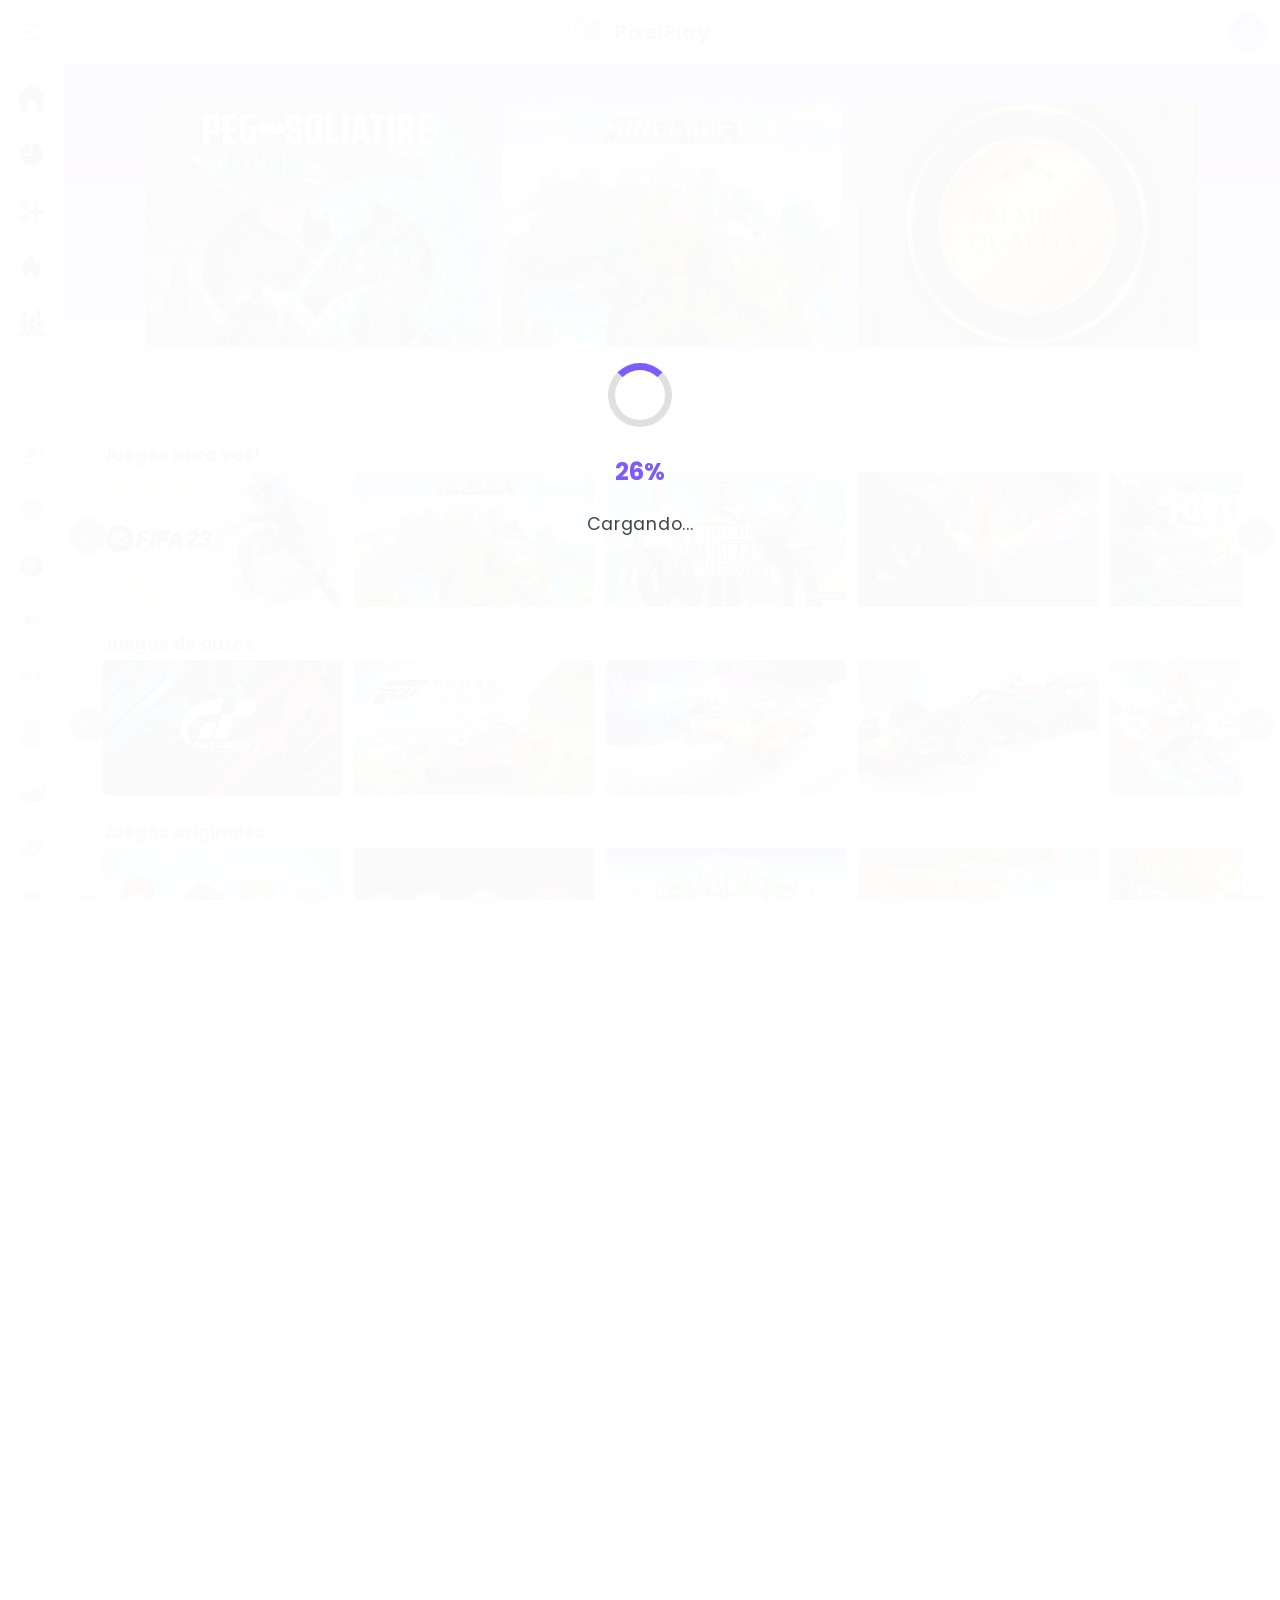
<file: index.html>
<!doctype html>
<html lang="es">
<head>
  <meta charset="utf-8" />
  <meta name="viewport" content="width=device-width, initial-scale=1" />
  <title>PixelPlay · Home</title>
  <link rel="stylesheet" href="css/home.css" />
  <link href="https://fonts.googleapis.com/css2?family=Poppins:wght@300;400;500;600;700&display=swap" rel="stylesheet">
  
</head>
<body>
<div id="loading-overlay">
  <div class="loading-content">
    <div class="loading-spinner"></div>
    <div class="loading-percent" id="loading-percent">0%</div>
    <div class="loading-text">Cargando...</div>
  </div>
</div>
<div class="app">
  <header class="topbar">
    <div class="header-left">
      <a
        id="hamburger"
        class="logo"
        href="#"
        role="button"
        aria-label="MenuDeHamburguesa"
        aria-controls="sidebar"
        aria-expanded="false"
      >
        <img src="img/IconosHeader/IconoMenuHamburguesa.png" alt="Abrir menú lateral" />
      </a>
    </div>

    <div class="header-center">
      <a class="brand" href="index.html" aria-label="PixelPlay">
        <img src="img/IconosHeader/IconoLogoPixelPlay.png" alt="PixelPlay" />
        <span>PixelPlay</span>
      </a>
    </div>

    <div class="header-right">
      <button class="avatar" type="button" aria-label="Usuario">
        <!-- antes había un solo <img>; ahora agregamos ambos -->
        <img id="IconoUsuario2" src="img/IconosHeader/IconoUsuario2.png" alt="Usuario" />
        <img id="IconoUsuario"  src="img/IconosHeader/IconoUsuario.png"  alt="Usuario activo" />
      </button>
    </div>
  </header>

  <!-- Menú de usuario: ahora en el HTML -->
  <div id="user-menu" class="user-menu">
    <div class="user-menu-avatar">
      <img src="img/IconosHeader/IconoUsuario2.png" alt="Usuario" />
    </div>
    <ul class="user-menu-list">
      <li><a href="#">Perfil</a></li>
      <li><a href="#">Configuración</a></li>
      <li><a href="#">Unirse al premium</a></li>
      <li><a href="login.html" class="cerrar-sesion">Cerrar sesión</a></li>
    </ul>
  </div>
  <div class="layout">
    <aside id="sidebar" class="sidebar" aria-label="Navegación principal">
      <nav class="nav">
        <a class="nav-btn" href="index.html" aria-label="Inicio">
          <img src="img/IconosBarraLateral/IconoCasa.png" alt="Inicio" />
        </a>
        <a class="nav-btn" href="#" aria-label="Recientes">
          <img src="img/IconosBarraLateral/IconoReloj.png" alt="Recientes" />
        </a>
        <a class="nav-btn" href="#" aria-label="Nuevos">
          <img src="img/IconosBarraLateral/IconoEstrellas.png" alt="Nuevos" />
        </a>
        <a class="nav-btn" href="#" aria-label="De moda">
          <img src="img/IconosBarraLateral/IconoFuego.png" alt="De moda" />
        </a>
        <a class="nav-btn" href="#" aria-label="Multiplayer">
          <img src="img/IconosBarraLateral/IconoPersonas.png" alt="Multiplayer" />
        </a>
      </nav>
      <nav class="nav">
        <a class="nav-btn" href="#" aria-label="Acción">
          <img src="img/IconosBarraLateral/IconoEspada.png" alt="Acción" />
        </a>
        <a class="nav-btn" href="#" aria-label="Aventura">
          <img src="img/IconosBarraLateral/IconoBrujula.png" alt="Aventura" />
        </a>
        <a class="nav-btn" href="#" aria-label="Baloncesto">
          <img src="img/IconosBarraLateral/IconoPelotaBasket.png" alt="Baloncesto" />
        </a>
        <a class="nav-btn" href="#" aria-label="Billar">
          <img src="img/IconosBarraLateral/IconoBolaDe8.png" alt="Billar" />
        </a>
        <a class="nav-btn" href="#" aria-label="Cartas">
          <img src="img/IconosBarraLateral/IconoCartasPoker.png" alt="Cartas" />
        </a>
        <a class="nav-btn" href="#" aria-label="Controller">
          <img src="img/IconosBarraLateral/IconoJoystick.png" alt="Controller" />
        </a>
        <a class="nav-btn" href="#" aria-label="Defensa">
          <img src="img/IconosBarraLateral/IconoCastillo.png" alt="Defensa" />
        </a>
        <a class="nav-btn" href="#" aria-label="Carreras">
          <img src="img/IconosBarraLateral/IconoAuto.png" alt="Carreras" />
        </a>
        <a class="nav-btn" href="#" aria-label="Fútbol">
          <img src="img/IconosBarraLateral/IconoPelotaFutbol.png" alt="Fútbol" />
        </a>
        <a class="nav-btn" href="#" aria-label="Minecraft">
          <img src="img/IconosBarraLateral/IconoMinecraft.png" alt="Minecraft" />
        </a>
        <a class="nav-btn" href="#" aria-label="Motos">
          <img src="img/IconosBarraLateral/IconoMoto.png" alt="Motos" />
        </a>
        <a class="nav-btn" href="#" aria-label="CS:GO">
          <img src="img/IconosBarraLateral/IconoPistola.png" alt="CS:GO" />
        </a>
        <a class="nav-btn" href="#" aria-label="Terror">
          <img src="img/IconosBarraLateral/IconoFantasma.png" alt="Terror" />
        </a>
        <a class="nav-btn" href="#" aria-label="Disparo">
          <img src="img/IconosBarraLateral/IconoMira.png" alt="Disparo" />
        </a>
        <a class="nav-btn" href="#" aria-label="Deportes">
          <img src="img/IconosBarraLateral/IconoPelotaRugby.png" alt="Deportes" />
        </a>
      </nav>
    </aside>

    <main class="page" role="main">
      <section class="hero-carousel" style="margin-bottom: 2rem;">
        <div class="hero-track" id="hero-track">
          <div class="hero-slide" id="hero-slide">
              <article class="hero-card hero-primary" id="hero-big">
                <a href="juego.html" class="hero-link" aria-label="Abrir Peg Soliatire">
                  <img src="img/imagenesCard/pegSoliatire.jpeg" alt="Peg Soliatire" loading="lazy" />
                  <div class="hero-title">Peg Soliatire</div>
                </a>
              </article>
            <article class="hero-card hero-primary">
              <img src="img/imagenesCard/minecraft.jpeg" alt="Minecraft" loading="lazy" />
              <div class="hero-title">Minecraft</div>
            </article>
            <article class="hero-card hero-promo">
              <img src="img/imagenesCard/premium.jpeg" alt="Premium" loading="lazy" />
              <div class="hero-title">Premium</div>
            </article>
          </div>
        </div>
      </section>

      <!-- ===== RAILS (estáticos) ===== -->
      <section class="rail" aria-label="Lo más jugado">
        <header class="rail-head">
          <h2>Juegos para vos!</h2>
        </header>
        <button class="rail-arrow left" data-rail="rail-pop" aria-label="Anterior">&#8592;</button>
        <div class="rail-track" id="rail-pop">
          <article class="game-card" data-id="pop-1">
            <img class="card-img" src="img/imagenesCard/fifa23.webp" alt="FIFA 23" loading="lazy" />
            <img class="card-hover-icon" src="img/IconosCard/IconoPlay.png" alt="Jugar" />
            <div class="card-title">FIFA 23</div>
          </article>
          <article class="game-card" data-id="pop-2">
            <img class="card-img" src="img/imagenesCard/minecraft.jpeg" alt="Minecraft" loading="lazy" />
            <img class="card-hover-icon" src="img/IconosCard/IconoPlay.png" alt="Jugar" />
            <div class="card-title">Minecraft</div>
          </article>
          <article class="game-card" data-id="pop-3">
            <img class="card-img" src="img/imagenesCard/gta5.jpeg" alt="GTA V" loading="lazy" />
            <img class="card-hover-icon" src="img/IconosCard/IconoPlay.png" alt="Jugar" />
            <div class="card-title">GTA V</div>
          </article>
          <article class="game-card" data-id="pop-4">
            <img class="card-img" src="img/imagenesCard/valorant.jpeg" alt="Valorant" loading="lazy" />
            <img class="card-hover-icon" src="img/IconosCard/IconoPlay.png" alt="Jugar" />
            <div class="card-title">Valorant</div>
          </article>
          <article class="game-card" data-id="pop-5">
            <img class="card-img" src="img/imagenesCard/fortnite.jpeg" alt="Fortnite" loading="lazy" />
            <img class="card-hover-icon" src="img/IconosCard/IconoPlay.png" alt="Jugar" />
            <div class="card-title">Fortnite</div>
          </article>
          <article class="game-card" data-id="pop-6">
            <img class="card-img" src="img/imagenesCard/lol.jpeg" alt="League of Legends" loading="lazy" />
            <img class="card-hover-icon" src="img/IconosCard/IconoPlay.png" alt="Jugar" />
            <div class="card-title">League of Legends</div>
          </article>
          <article class="game-card" data-id="pop-7">
            <img class="card-img" src="img/imagenesCard/csgo.jpeg" alt="Counter Strike" loading="lazy" />
            <img class="card-hover-icon" src="img/IconosCard/IconoPlay.png" alt="Jugar" />
            <div class="card-title">Counter Strike</div>
          </article>
          <article class="game-card" data-id="pop-8">
            <img class="card-img" src="img/imagenesCard/amongus.jpeg" alt="Among Us" loading="lazy" />
            <img class="card-hover-icon" src="img/IconosCard/IconoPlay.png" alt="Jugar" />
            <div class="card-title">Among Us</div>
          </article>
        </div>
        <button class="rail-arrow right" data-rail="rail-pop" aria-label="Siguiente">&#8594;</button>
      </section>

      <section class="rail" aria-label="Juegos de autos">
        <header class="rail-head">
          <h2>Juegos de autos</h2>
        </header>
        <button class="rail-arrow left" data-rail="rail-cars" aria-label="Anterior">&#8592;</button>
        <div class="rail-track" id="rail-cars">
          <!-- CARS -->
          <article class="game-card" data-id="car-1">
            <img class="card-img" src="img/imagenesCard/granTurismo7.jpeg" alt="Gran Turismo 7" loading="lazy" />
            <img class="card-hover-icon" src="img/IconosCard/IconoPlay.png" alt="Jugar" />
            <div class="card-title">Gran Turismo 7</div>
          </article>
          <article class="game-card" data-id="car-2">
            <img class="card-img" src="img/imagenesCard/forza.jpeg" alt="Forza Horizon 5" loading="lazy" />
            <img class="card-hover-icon" src="img/IconosCard/IconoPlay.png" alt="Jugar" />
            <div class="card-title">Forza Horizon 5</div>
          </article>
          <article class="game-card" data-id="car-3">
            <img class="card-img" src="img/imagenesCard/nfs.jpeg" alt="Need for Speed Heat" loading="lazy" />
            <img class="card-hover-icon" src="img/IconosCard/IconoPlay.png" alt="Jugar" />
            <div class="card-title">Need for Speed Heat</div>
          </article>
          <article class="game-card" data-id="car-4">
            <img class="card-img" src="img/imagenesCard/f12022.jpeg" alt="F1 2022" loading="lazy" />
            <img class="card-hover-icon" src="img/IconosCard/IconoPlay.png" alt="Jugar" />
            <div class="card-title">F1 2022</div>
          </article>
          <article class="game-card" data-id="car-5">
            <img class="card-img" src="img/imagenesCard/mariokart.jpeg" alt="Mario Kart 8" loading="lazy" />
            <img class="card-hover-icon" src="img/IconosCard/IconoPlay.png" alt="Jugar" />
            <div class="card-title">Mario Kart 8</div>
          </article>
          <article class="game-card" data-id="car-6">
            <img class="card-img" src="img/imagenesCard/rl.jpeg" alt="Rocket League" loading="lazy" />
            <img class="card-hover-icon" src="img/IconosCard/IconoPlay.png" alt="Jugar" />
            <div class="card-title">Rocket League</div>
          </article>
          <article class="game-card" data-id="car-7">
            <img class="card-img" src="img/imagenesCard/wrc10.jpeg" alt="WRC 10" loading="lazy" />
            <img class="card-hover-icon" src="img/IconosCard/IconoPlay.png" alt="Jugar" />
            <div class="card-title">WRC 10</div>
          </article>
          <article class="game-card" data-id="car-8">
            <img class="card-img" src="img/imagenesCard/acorsa.jpeg" alt="Assetto Corsa" loading="lazy" />
            <img class="card-hover-icon" src="img/IconosCard/IconoPlay.png" alt="Jugar" />
            <div class="card-title">Assetto Corsa</div>
          </article>
        </div>
        <button class="rail-arrow right" data-rail="rail-cars" aria-label="Siguiente">&#8594;</button>
      </section>

      <section class="rail" aria-label="Juegos originales">
        <header class="rail-head">
          <h2>Juegos originales</h2>
        </header>
        <button class="rail-arrow left" data-rail="rail-orig" aria-label="Anterior">&#8592;</button>
        <div class="rail-track" id="rail-orig">
          <!-- ORIG -->
          <article class="game-card" data-id="ori-1">
            <img class="card-img" src="img/imagenesCard/juego12.jpeg" alt="Hades" loading="lazy" />
            <img class="card-hover-icon" src="img/IconosCard/IconoPlay.png" alt="Jugar" />
            <div class="card-title">Hades</div>
          </article>
          <article class="game-card" data-id="ori-2">
            <img class="card-img" src="img/imagenesCard/juego13.jpeg" alt="Celeste" loading="lazy" />
            <img class="card-hover-icon" src="img/IconosCard/IconoPlay.png" alt="Jugar" />
            <div class="card-title">Celeste</div>
          </article>
          <article class="game-card" data-id="ori-3">
            <img class="card-img" src="img/imagenesCard/juego16.jpeg" alt="Hollow Knight" loading="lazy" />
            <img class="card-hover-icon" src="img/IconosCard/IconoPlay.png" alt="Jugar" />
            <div class="card-title">Hollow Knight</div>
          </article>
          <article class="game-card" data-id="ori-4">
            <img class="card-img" src="img/imagenesCard/juego20.jpeg" alt="Undertale" loading="lazy" />
            <img class="card-hover-icon" src="img/IconosCard/IconoPlay.png" alt="Jugar" />
            <div class="card-title">Undertale</div>
          </article>
          <article class="game-card" data-id="ori-5">
            <img class="card-img" src="img/imagenesCard/juego18.jpeg" alt="Cuphead" loading="lazy" />
            <img class="card-hover-icon" src="img/IconosCard/IconoPlay.png" alt="Jugar" />
            <div class="card-title">Cuphead</div>
          </article>
          <article class="game-card" data-id="ori-6">
            <img class="card-img" src="img/imagenesCard/juego19.jpeg" alt="Ori and the Blind Forest" loading="lazy" />
            <img class="card-hover-icon" src="img/IconosCard/IconoPlay.png" alt="Jugar" />
            <div class="card-title">Ori and the Blind Forest</div>
          </article>
          <article class="game-card" data-id="ori-7">
            <img class="card-img" src="img/imagenesCard/juego3.jpeg" alt="Stardew Valley" loading="lazy" />
            <img class="card-hover-icon" src="img/IconosCard/IconoPlay.png" alt="Jugar" />
            <div class="card-title">Stardew Valley</div>
          </article>
          <article class="game-card" data-id="ori-8">
            <img class="card-img" src="img/imagenesCard/ludo.jpeg" alt="Ludo" loading="lazy" />
            <img class="card-hover-icon" src="img/IconosCard/IconoPlay.png" alt="Jugar" />
            <div class="card-title">Ludo</div>
          </article>
        </div>
        <button class="rail-arrow right" data-rail="rail-orig" aria-label="Siguiente">&#8594;</button>
      </section>

      <section class="rail rail--premium" aria-label="Sección Premium">
        <header class="rail-head">
          <h2>Sección Premium</h2>
        </header>
        <button class="rail-arrow left" data-rail="rail-premium" aria-label="Anterior">&#8592;</button>
        <div class="rail-track" id="rail-premium">
          <!-- PREMIUM -->
          <article class="game-card premium-hover" data-id="prem-1">
            <img class="card-img" src="img/imagenesCard/gwr.jpeg" alt="God of War Ragnarok" loading="lazy" />
            <img class="premium-badge" src="img/IconosCard/IconoPremium.png" alt="Premium" />
            <div class="premium-overlay">
              <span class="obtener-text">OBTENER</span>
              <span class="premium-title">God of War Ragnarok</span>
            </div>
            <div class="card-title">God of War Ragnarok</div>
          </article>
          <article class="game-card premium-hover" data-id="prem-2">
            <img class="card-img" src="img/imagenesCard/theLast2.jpeg" alt="The Last of Us Part II" loading="lazy" />
            <img class="premium-badge" src="img/IconosCard/IconoPremium.png" alt="Premium" />
            <div class="premium-overlay">
              <span class="obtener-text">OBTENER</span>
              <span class="premium-title">The Last of Us Part II</span>
            </div>
            <div class="card-title">The Last of Us Part II</div>
          </article>
          <article class="game-card premium-hover" data-id="prem-3">
            <img class="card-img" src="img/imagenesCard/juego21.jpeg" alt="Red Dead Redemption 2" loading="lazy" />
            <img class="premium-badge" src="img/IconosCard/IconoPremium.png" alt="Premium" />
            <div class="premium-overlay">
              <span class="obtener-text">OBTENER</span>
              <span class="premium-title">Red Dead Redemption 2</span>
            </div>
            <div class="card-title">Red Dead Redemption 2</div>
          </article>
          <article class="game-card premium-hover" data-id="prem-4">
            <img class="card-img" src="img/imagenesCard/elden.jpeg" alt="Elden Ring" loading="lazy" />
            <img class="premium-badge" src="img/IconosCard/IconoPremium.png" alt="Premium" />
            <div class="premium-overlay">
              <span class="obtener-text">OBTENER</span>
              <span class="premium-title">Elden Ring</span>
            </div>
            <div class="card-title">Elden Ring</div>
          </article>
          <article class="game-card premium-hover" data-id="prem-5">
            <img class="card-img" src="img/imagenesCard/cyberpunk.jpeg" alt="Cyberpunk 2077" loading="lazy" />
            <img class="premium-badge" src="img/IconosCard/IconoPremium.png" alt="Premium" />
            <div class="premium-overlay">
              <span class="obtener-text">OBTENER</span>
              <span class="premium-title">Cyberpunk 2077</span>
            </div>
            <div class="card-title">Cyberpunk 2077</div>
          </article>
          <article class="game-card premium-hover" data-id="prem-6">
            <img class="card-img" src="img/imagenesCard/horizonfw.jpeg" alt="Horizon Forbidden West" loading="lazy" />
            <img class="premium-badge" src="img/IconosCard/IconoPremium.png" alt="Premium" />
            <div class="premium-overlay">
              <span class="obtener-text">OBTENER</span>
              <span class="premium-title">Horizon Forbidden West</span>
            </div>
            <div class="card-title">Horizon Forbidden West</div>
          </article>
          <article class="game-card premium-hover" data-id="prem-7">
            <img class="card-img" src="img/imagenesCard/spidermanmm.jpeg" alt="Spider-Man Miles Morales" loading="lazy" />
            <img class="premium-badge" src="img/IconosCard/IconoPremium.png" alt="Premium" />
            <div class="premium-overlay">
              <span class="obtener-text">OBTENER</span>
              <span class="premium-title">Spider-Man Miles Morales</span>
            </div>
            <div class="card-title">Spider-Man Miles Morales</div>
          </article>
          <article class="game-card premium-hover" data-id="prem-8">
            <img class="card-img" src="img/imagenesCard/rev.jpeg" alt="Resident Evil Village" loading="lazy" />
            <img class="premium-badge" src="img/IconosCard/IconoPremium.png" alt="Premium" />
            <div class="premium-overlay">
              <span class="obtener-text">OBTENER</span>
              <span class="premium-title">Resident Evil Village</span>
            </div>
            <div class="card-title">Resident Evil Village</div>
          </article>
        </div>
        <button class="rail-arrow right" data-rail="rail-premium" aria-label="Siguiente">&#8594;</button>
      </section>

      <!-- Footer -->
      <footer class="site-footer">
        <div class="footer-main">
          <div class="footer-col footer-desc">
            <h4>Título</h4>
            <p>Llevá tu experiencia gamer al próximo nivel con nuestra plataforma. Descubrí, jugá y compartí en un mundo conectado por la pasión por los videojuegos.</p>
            <ul>
              <li><strong>Multiplataforma</strong><br>Accedé desde PC, consola o móvil con la misma cuenta.</li>
              <li><strong>Comunidad Online</strong><br>Unite a torneos, clanes y chats en vivo con jugadores de todo el mundo.</li>
              <li><strong>Game Streaming</strong><br>Mirá partidas en directo o transmití tus propios juegos con un clic.</li>
            </ul>
          </div>
          <div class="footer-col footer-features">
            <ul>
              <li><strong>Game Pass</strong><br>Suscribite para acceder a una librería con cientos de títulos nuevos y clásicos.</li>
              <li><strong>Eventos Exclusivos</strong><br>Participá en lanzamientos, betas anticipadas y promociones especiales.</li>
            </ul>
          </div>
          <div class="footer-flex">
            <div class="footer-col footer-links">
              <h4>Juegos</h4>
              <ul>
                <li><a href="#">Juegos</a></li>
                <li><a href="#">Categorías</a></li>
                <li><a href="#">Game Pass</a></li>
                <li><a href="#">Comunidad</a></li>
                <li><a href="#">Soporte</a></li>
                <li><a href="#">Noticias</a></li>
                <li><a href="#">Torneos</a></li>
                <li><a href="#">Blog</a></li>
              </ul>
            </div>
            <div class="footer-col footer-about">
              <h4>ABOUT</h4>
              <ul>
                <li><a href="#">Nosotros</a></li>
                <li><a href="#">Estudios asociados</a></li>
                <li><a href="#">Prensa</a></li>
                <li><a href="#">Oficinas</a></li>
                <li><a href="#">Carreras</a></li>
              </ul>
            </div>
          </div>
          <div class="footer-col footer-contact">
            <a href="#" class="footer-btn">CONTACTANOS</a>
            <div class="footer-phone">
              <span>📞</span> 1-800-GAMER-24
            </div>
          </div>
        </div>
        <div class="footer-bottom">
          <div class="footer-brand">
            <img src="img/IconosHeader/IconoLogoPixelPlay.png" alt="PixelPlay" style="height:32px;vertical-align:middle;">
            <span class="footer-brand-name">PixelPlay</span>
          </div>
          <div class="footer-legal">
            <a href="#">Términos de uso</a> |
            <a href="#">Política de privacidad</a> |
            <a href="#">Licencias</a>
            <span>© 2025 GamerWorld Inc. Todos los derechos reservados.</span>
          </div>
          <div class="footer-social">
            <a href="#" aria-label="Instagram"><img src="img/social/Instagram.png" alt="Instagram" /></a>
            <a href="#" aria-label="Email"><img src="img/social/Mail.png" alt="Email" /></a>
            <a href="#" aria-label="Twitter"><img src="img/social/Twitter.png" alt="Twitter" /></a>
            <a href="#" aria-label="YouTube"><img src="img/social/Youtube.png" alt="YouTube" /></a>
            <a href="#" aria-label="Facebook"><img src="img/social/Facebook.png" alt="Facebook" /></a>
          </div>
        </div>
      </footer>
    </main>
  </div>
</div>
</body>
<script src="js/home.js" defer></script>

</body>
</html>
</file>
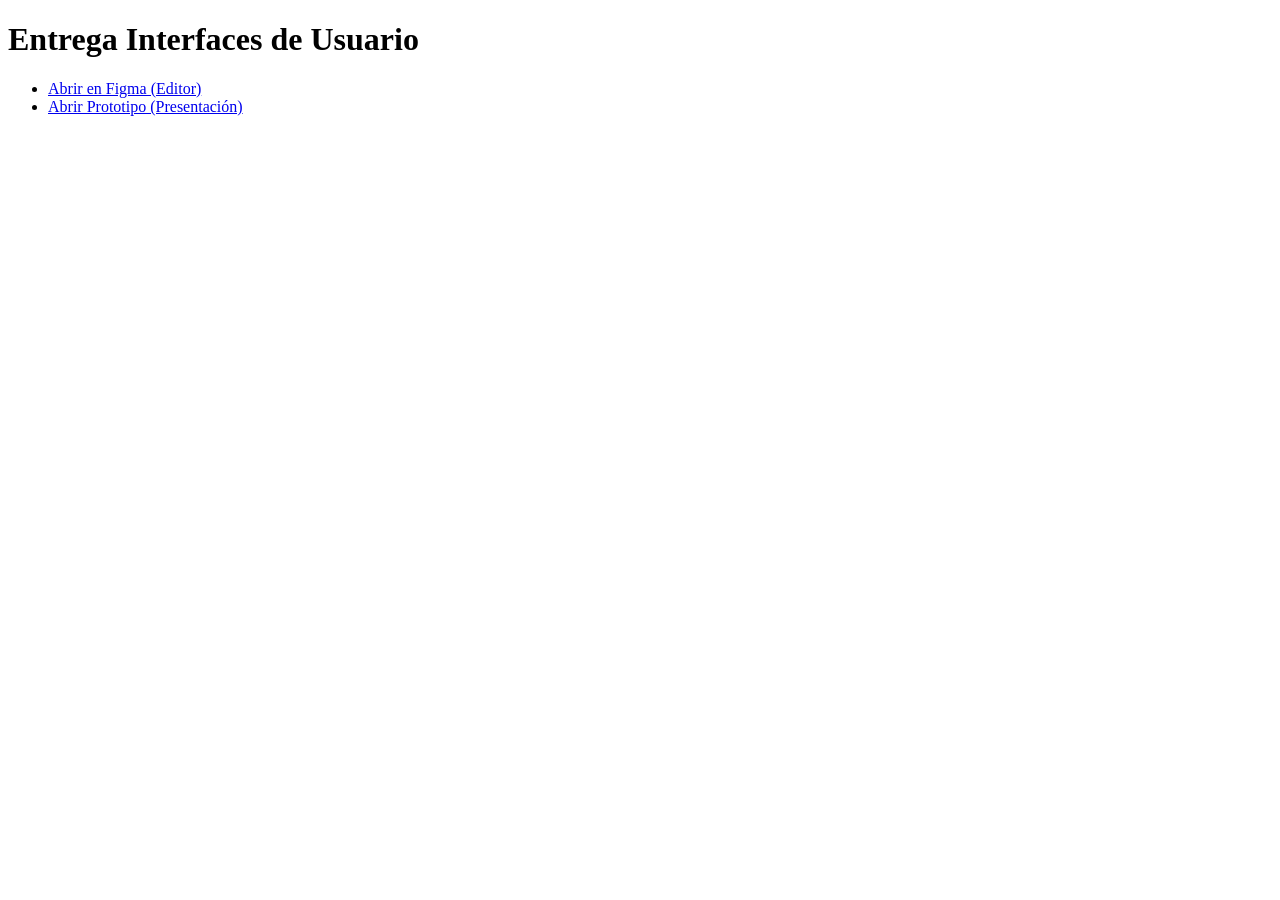
<file: tp1/index.html>
<!doctype html>
<html lang="es">
<head>
    <meta charset="utf-8">
    <title>Entrega Figma</title>
</head>
<body>
<h1>Entrega Interfaces de Usuario</h1>
<ul>
    <li><a href="https://www.figma.com/design/29KxJkwaFMuPR2X2kgH2l9/Interfaces-de-Usuario?node-id=305-3217&t=4nt3vXQcUeHDjqyg-1" target="_blank">Abrir en Figma (Editor)</a></li>
    <li><a href="https://www.figma.com/proto/29KxJkwaFMuPR2X2kgH2l9/Interfaces-de-Usuario?node-id=305-3217&t=4nt3vXQcUeHDjqyg-1" target="_blank">Abrir Prototipo (Presentación)</a></li>
</ul>
</body>
</html>
</file>
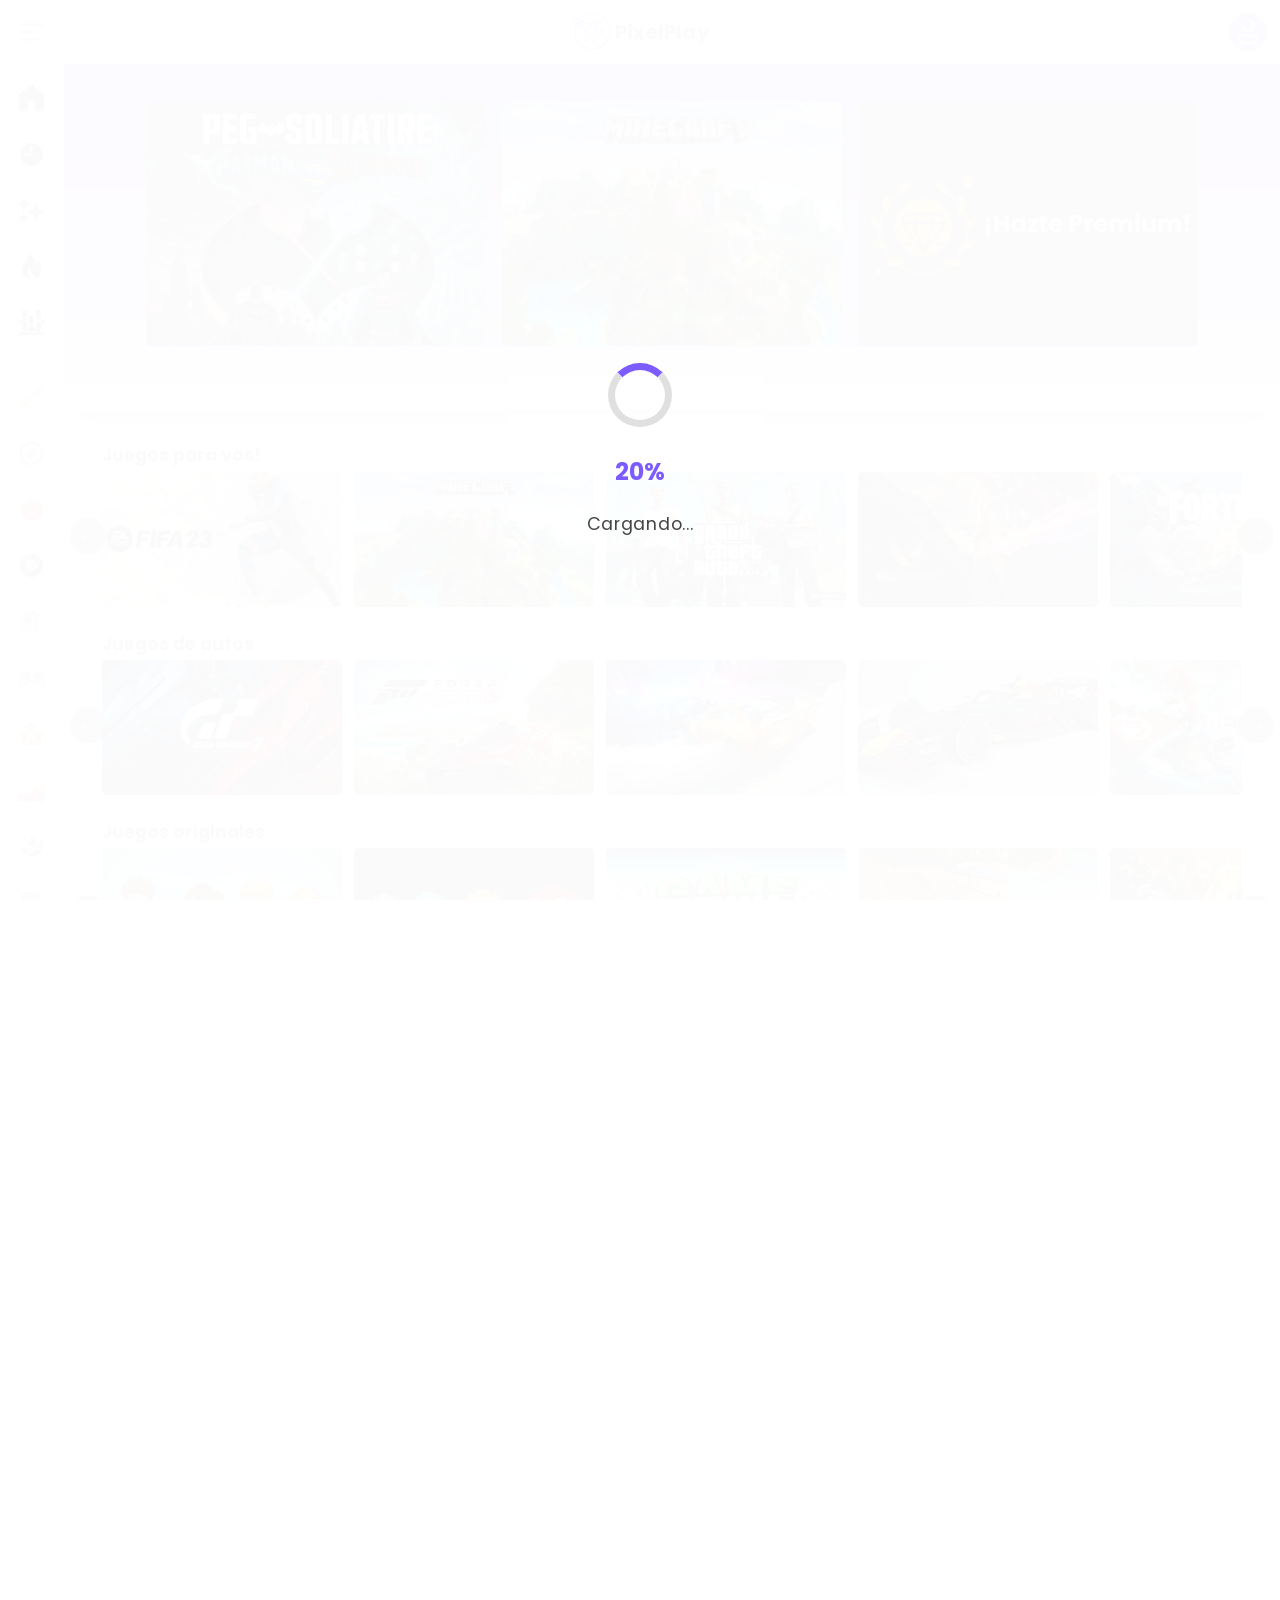
<file: TP2/index.html>
<!doctype html>
<html lang="es">
<head>
  <meta charset="utf-8" />
  <meta name="viewport" content="width=device-width, initial-scale=1" />
  <title>PixelPlay · Home</title>
  <link rel="icon" href="assets/logo.png" type="image/png" />
  <link rel="stylesheet" href="css/home.css" />
  <link href="https://fonts.googleapis.com/css2?family=Poppins:wght@300;400;500;600;700&display=swap" rel="stylesheet">
  
</head>
<body>
<div id="loading-overlay">
  <div class="loading-content">
    <div class="loading-spinner"></div>
    <div class="loading-percent" id="loading-percent">0%</div>
    <div class="loading-text">Cargando...</div>
  </div>
</div>
<div class="app">
  <header class="topbar">
    <div class="header-left">
      <a
        id="hamburger"
        class="logo"
        href="#"
        role="button"
        aria-label="MenuDeHamburguesa"
        aria-controls="sidebar"
        aria-expanded="false"
      >
        <img src="img/IconosHeader/IconoMenuHamburguesa.png" alt="Abrir menú lateral" />
      </a>
    </div>

    <div class="header-center">
      <a class="brand" href="index.html" aria-label="PixelPlay">
        <img src="img/IconosHeader/IconoLogoPixelPlay.png" alt="PixelPlay" />
        <span>PixelPlay</span>
      </a>
    </div>

    <div class="header-right">
      <button class="avatar" type="button" aria-label="Usuario">
        <!-- antes había un solo <img>; ahora agregamos ambos -->
        <img id="IconoUsuario2" src="img/IconosHeader/IconoUsuario2.png" alt="Usuario" />
        <img id="IconoUsuario"  src="img/IconosHeader/IconoUsuario.png"  alt="Usuario activo" />
      </button>
    </div>
  </header>

  <!-- Menú de usuario: ahora en el HTML -->
  <div id="user-menu" class="user-menu">
    <div class="user-menu-avatar">
      <img src="img/IconosHeader/IconoUsuario2.png" alt="Usuario" />
    </div>
    <ul class="user-menu-list">
      <li><a href="#">Perfil</a></li>
      <li><a href="#">Configuración</a></li>
      <li><a href="#">Unirse al premium</a></li>
      <li><a href="login.html" class="cerrar-sesion">Cerrar sesión</a></li>
    </ul>
  </div>
  <div class="layout">
    <aside id="sidebar" class="sidebar" aria-label="Navegación principal">
      <nav class="nav">
        <a class="nav-btn" href="index.html" aria-label="Inicio">
          <img src="img/IconosBarraLateral/IconoCasa.png" alt="Inicio" />
        </a>
        <a class="nav-btn" href="#" aria-label="Recientes">
          <img src="img/IconosBarraLateral/IconoReloj.png" alt="Recientes" />
        </a>
        <a class="nav-btn" href="#" aria-label="Nuevos">
          <img src="img/IconosBarraLateral/IconoEstrellas.png" alt="Nuevos" />
        </a>
        <a class="nav-btn" href="#" aria-label="De moda">
          <img src="img/IconosBarraLateral/IconoFuego.png" alt="De moda" />
        </a>
        <a class="nav-btn" href="#" aria-label="Multiplayer">
          <img src="img/IconosBarraLateral/IconoPersonas.png" alt="Multiplayer" />
        </a>
      </nav>
      <nav class="nav">
        <a class="nav-btn" href="#" aria-label="Acción">
          <img src="img/IconosBarraLateral/IconoEspada.png" alt="Acción" />
        </a>
        <a class="nav-btn" href="#" aria-label="Aventura">
          <img src="img/IconosBarraLateral/IconoBrujula.png" alt="Aventura" />
        </a>
        <a class="nav-btn" href="#" aria-label="Baloncesto">
          <img src="img/IconosBarraLateral/IconoPelotaBasket.png" alt="Baloncesto" />
        </a>
        <a class="nav-btn" href="#" aria-label="Billar">
          <img src="img/IconosBarraLateral/IconoBolaDe8.png" alt="Billar" />
        </a>
        <a class="nav-btn" href="#" aria-label="Cartas">
          <img src="img/IconosBarraLateral/IconoCartasPoker.png" alt="Cartas" />
        </a>
        <a class="nav-btn" href="#" aria-label="Controller">
          <img src="img/IconosBarraLateral/IconoJoystick.png" alt="Controller" />
        </a>
        <a class="nav-btn" href="#" aria-label="Defensa">
          <img src="img/IconosBarraLateral/IconoCastillo.png" alt="Defensa" />
        </a>
        <a class="nav-btn" href="#" aria-label="Carreras">
          <img src="img/IconosBarraLateral/IconoAuto.png" alt="Carreras" />
        </a>
        <a class="nav-btn" href="#" aria-label="Fútbol">
          <img src="img/IconosBarraLateral/IconoPelotaFutbol.png" alt="Fútbol" />
        </a>
        <a class="nav-btn" href="#" aria-label="Minecraft">
          <img src="img/IconosBarraLateral/IconoMinecraft.png" alt="Minecraft" />
        </a>
        <a class="nav-btn" href="#" aria-label="Motos">
          <img src="img/IconosBarraLateral/IconoMoto.png" alt="Motos" />
        </a>
        <a class="nav-btn" href="#" aria-label="CS:GO">
          <img src="img/IconosBarraLateral/IconoPistola.png" alt="CS:GO" />
        </a>
        <a class="nav-btn" href="#" aria-label="Terror">
          <img src="img/IconosBarraLateral/IconoFantasma.png" alt="Terror" />
        </a>
        <a class="nav-btn" href="#" aria-label="Disparo">
          <img src="img/IconosBarraLateral/IconoMira.png" alt="Disparo" />
        </a>
        <a class="nav-btn" href="#" aria-label="Deportes">
          <img src="img/IconosBarraLateral/IconoPelotaRugby.png" alt="Deportes" />
        </a>
      </nav>
    </aside>

    <main class="page" role="main">
      <section class="hero-carousel" style="margin-bottom: 2rem;">
        <div class="hero-track" id="hero-track">
          <div class="hero-slide" id="hero-slide">
              <article class="hero-card hero-primary" id="hero-big">
                <a href="juego.html" class="hero-link" aria-label="Abrir Peg Soliatire">
                  <img src="img/imagenesCard/pegSoliatire.jpeg" alt="Peg Soliatire" loading="lazy" />
                  <div class="hero-title">Peg Soliatire</div>
                </a>
              </article>
            <article class="hero-card hero-primary">
              <img src="img/imagenesCard/minecraft.jpeg" alt="Minecraft" loading="lazy" />
              <div class="hero-title">Minecraft</div>
            </article>
            <article class="hero-card hero-promo">
              <img src="img/imagenesCard/premium.png" alt="Premium" loading="lazy" />
              <div class="hero-title">Premium</div>
            </article>
          </div>
        </div>
      </section>

      <!-- ===== RAILS (estáticos) ===== -->
      <section class="rail" aria-label="Lo más jugado">
        <header class="rail-head">
          <h2>Juegos para vos!</h2>
        </header>
        <button class="rail-arrow left" data-rail="rail-pop" aria-label="Anterior">&#8592;</button>
        <div class="rail-track" id="rail-pop">
          <article class="game-card" data-id="pop-1">
            <img class="card-img" src="img/imagenesCard/fifa23.webp" alt="FIFA 23" loading="lazy" />
            <img class="card-hover-icon" src="img/IconosCard/IconoPlay.png" alt="Jugar" />
            <div class="card-title">FIFA 23</div>
          </article>
          <article class="game-card" data-id="pop-2">
            <img class="card-img" src="img/imagenesCard/minecraft.jpeg" alt="Minecraft" loading="lazy" />
            <img class="card-hover-icon" src="img/IconosCard/IconoPlay.png" alt="Jugar" />
            <div class="card-title">Minecraft</div>
          </article>
          <article class="game-card" data-id="pop-3">
            <img class="card-img" src="img/imagenesCard/gta5.jpeg" alt="GTA V" loading="lazy" />
            <img class="card-hover-icon" src="img/IconosCard/IconoPlay.png" alt="Jugar" />
            <div class="card-title">GTA V</div>
          </article>
          <article class="game-card" data-id="pop-4">
            <img class="card-img" src="img/imagenesCard/valorant.jpeg" alt="Valorant" loading="lazy" />
            <img class="card-hover-icon" src="img/IconosCard/IconoPlay.png" alt="Jugar" />
            <div class="card-title">Valorant</div>
          </article>
          <article class="game-card" data-id="pop-5">
            <img class="card-img" src="img/imagenesCard/fortnite.jpeg" alt="Fortnite" loading="lazy" />
            <img class="card-hover-icon" src="img/IconosCard/IconoPlay.png" alt="Jugar" />
            <div class="card-title">Fortnite</div>
          </article>
          <article class="game-card" data-id="pop-6">
            <img class="card-img" src="img/imagenesCard/lol.jpeg" alt="League of Legends" loading="lazy" />
            <img class="card-hover-icon" src="img/IconosCard/IconoPlay.png" alt="Jugar" />
            <div class="card-title">League of Legends</div>
          </article>
          <article class="game-card" data-id="pop-7">
            <img class="card-img" src="img/imagenesCard/csgo.jpeg" alt="Counter Strike" loading="lazy" />
            <img class="card-hover-icon" src="img/IconosCard/IconoPlay.png" alt="Jugar" />
            <div class="card-title">Counter Strike</div>
          </article>
          <article class="game-card" data-id="pop-8">
            <img class="card-img" src="img/imagenesCard/amongus.jpeg" alt="Among Us" loading="lazy" />
            <img class="card-hover-icon" src="img/IconosCard/IconoPlay.png" alt="Jugar" />
            <div class="card-title">Among Us</div>
          </article>
        </div>
        <button class="rail-arrow right" data-rail="rail-pop" aria-label="Siguiente">&#8594;</button>
      </section>

      <section class="rail" aria-label="Juegos de autos">
        <header class="rail-head">
          <h2>Juegos de autos</h2>
        </header>
        <button class="rail-arrow left" data-rail="rail-cars" aria-label="Anterior">&#8592;</button>
        <div class="rail-track" id="rail-cars">
          <!-- CARS -->
          <article class="game-card" data-id="car-1">
            <img class="card-img" src="img/imagenesCard/granTurismo7.jpeg" alt="Gran Turismo 7" loading="lazy" />
            <img class="card-hover-icon" src="img/IconosCard/IconoPlay.png" alt="Jugar" />
            <div class="card-title">Gran Turismo 7</div>
          </article>
          <article class="game-card" data-id="car-2">
            <img class="card-img" src="img/imagenesCard/forza.jpeg" alt="Forza Horizon 5" loading="lazy" />
            <img class="card-hover-icon" src="img/IconosCard/IconoPlay.png" alt="Jugar" />
            <div class="card-title">Forza Horizon 5</div>
          </article>
          <article class="game-card" data-id="car-3">
            <img class="card-img" src="img/imagenesCard/nfs.jpeg" alt="Need for Speed Heat" loading="lazy" />
            <img class="card-hover-icon" src="img/IconosCard/IconoPlay.png" alt="Jugar" />
            <div class="card-title">Need for Speed Heat</div>
          </article>
          <article class="game-card" data-id="car-4">
            <img class="card-img" src="img/imagenesCard/f12022.jpeg" alt="F1 2022" loading="lazy" />
            <img class="card-hover-icon" src="img/IconosCard/IconoPlay.png" alt="Jugar" />
            <div class="card-title">F1 2022</div>
          </article>
          <article class="game-card" data-id="car-5">
            <img class="card-img" src="img/imagenesCard/mariokart.jpeg" alt="Mario Kart 8" loading="lazy" />
            <img class="card-hover-icon" src="img/IconosCard/IconoPlay.png" alt="Jugar" />
            <div class="card-title">Mario Kart 8</div>
          </article>
          <article class="game-card" data-id="car-6">
            <img class="card-img" src="img/imagenesCard/rl.jpeg" alt="Rocket League" loading="lazy" />
            <img class="card-hover-icon" src="img/IconosCard/IconoPlay.png" alt="Jugar" />
            <div class="card-title">Rocket League</div>
          </article>
          <article class="game-card" data-id="car-7">
            <img class="card-img" src="img/imagenesCard/wrc10.jpeg" alt="WRC 10" loading="lazy" />
            <img class="card-hover-icon" src="img/IconosCard/IconoPlay.png" alt="Jugar" />
            <div class="card-title">WRC 10</div>
          </article>
          <article class="game-card" data-id="car-8">
            <img class="card-img" src="img/imagenesCard/acorsa.jpeg" alt="Assetto Corsa" loading="lazy" />
            <img class="card-hover-icon" src="img/IconosCard/IconoPlay.png" alt="Jugar" />
            <div class="card-title">Assetto Corsa</div>
          </article>
        </div>
        <button class="rail-arrow right" data-rail="rail-cars" aria-label="Siguiente">&#8594;</button>
      </section>

      <section class="rail" aria-label="Juegos originales">
        <header class="rail-head">
          <h2>Juegos originales</h2>
        </header>
        <button class="rail-arrow left" data-rail="rail-orig" aria-label="Anterior">&#8592;</button>
        <div class="rail-track" id="rail-orig">
          <!-- ORIG -->
          <article class="game-card" data-id="ori-1">
            <img class="card-img" src="img/imagenesCard/juego12.jpeg" alt="Hades" loading="lazy" />
            <img class="card-hover-icon" src="img/IconosCard/IconoPlay.png" alt="Jugar" />
            <div class="card-title">Hades</div>
          </article>
          <article class="game-card" data-id="ori-2">
            <img class="card-img" src="img/imagenesCard/juego13.jpeg" alt="Celeste" loading="lazy" />
            <img class="card-hover-icon" src="img/IconosCard/IconoPlay.png" alt="Jugar" />
            <div class="card-title">Celeste</div>
          </article>
          <article class="game-card" data-id="ori-3">
            <img class="card-img" src="img/imagenesCard/juego16.jpeg" alt="Hollow Knight" loading="lazy" />
            <img class="card-hover-icon" src="img/IconosCard/IconoPlay.png" alt="Jugar" />
            <div class="card-title">Hollow Knight</div>
          </article>
          <article class="game-card" data-id="ori-4">
            <img class="card-img" src="img/imagenesCard/juego20.jpeg" alt="Undertale" loading="lazy" />
            <img class="card-hover-icon" src="img/IconosCard/IconoPlay.png" alt="Jugar" />
            <div class="card-title">Undertale</div>
          </article>
          <article class="game-card" data-id="ori-5">
            <img class="card-img" src="img/imagenesCard/juego18.jpeg" alt="Cuphead" loading="lazy" />
            <img class="card-hover-icon" src="img/IconosCard/IconoPlay.png" alt="Jugar" />
            <div class="card-title">Cuphead</div>
          </article>
          <article class="game-card" data-id="ori-6">
            <img class="card-img" src="img/imagenesCard/juego19.jpeg" alt="Ori and the Blind Forest" loading="lazy" />
            <img class="card-hover-icon" src="img/IconosCard/IconoPlay.png" alt="Jugar" />
            <div class="card-title">Ori and the Blind Forest</div>
          </article>
          <article class="game-card" data-id="ori-7">
            <img class="card-img" src="img/imagenesCard/juego3.jpeg" alt="Stardew Valley" loading="lazy" />
            <img class="card-hover-icon" src="img/IconosCard/IconoPlay.png" alt="Jugar" />
            <div class="card-title">Stardew Valley</div>
          </article>
          <article class="game-card" data-id="ori-8">
            <img class="card-img" src="img/imagenesCard/ludo.jpeg" alt="Ludo" loading="lazy" />
            <img class="card-hover-icon" src="img/IconosCard/IconoPlay.png" alt="Jugar" />
            <div class="card-title">Ludo</div>
          </article>
        </div>
        <button class="rail-arrow right" data-rail="rail-orig" aria-label="Siguiente">&#8594;</button>
      </section>

      <section class="rail rail--premium" aria-label="Sección Premium">
        <header class="rail-head">
          <h2>Sección Premium</h2>
        </header>
        <button class="rail-arrow left" data-rail="rail-premium" aria-label="Anterior">&#8592;</button>
        <div class="rail-track" id="rail-premium">
          <!-- PREMIUM -->
          <article class="game-card premium-hover" data-id="prem-1">
            <img class="card-img" src="img/imagenesCard/gwr.jpeg" alt="God of War Ragnarok" loading="lazy" />
            <img class="premium-badge" src="img/IconosCard/IconoPremium.png" alt="Premium" />
            <div class="premium-overlay">
              <span class="obtener-text">OBTENER</span>
              <span class="premium-title">God of War Ragnarok</span>
            </div>
            <div class="card-title">God of War Ragnarok</div>
          </article>
          <article class="game-card premium-hover" data-id="prem-2">
            <img class="card-img" src="img/imagenesCard/theLast2.jpeg" alt="The Last of Us Part II" loading="lazy" />
            <img class="premium-badge" src="img/IconosCard/IconoPremium.png" alt="Premium" />
            <div class="premium-overlay">
              <span class="obtener-text">OBTENER</span>
              <span class="premium-title">The Last of Us Part II</span>
            </div>
            <div class="card-title">The Last of Us Part II</div>
          </article>
          <article class="game-card premium-hover" data-id="prem-3">
            <img class="card-img" src="img/imagenesCard/juego21.jpeg" alt="Red Dead Redemption 2" loading="lazy" />
            <img class="premium-badge" src="img/IconosCard/IconoPremium.png" alt="Premium" />
            <div class="premium-overlay">
              <span class="obtener-text">OBTENER</span>
              <span class="premium-title">Red Dead Redemption 2</span>
            </div>
            <div class="card-title">Red Dead Redemption 2</div>
          </article>
          <article class="game-card premium-hover" data-id="prem-4">
            <img class="card-img" src="img/imagenesCard/elden.jpeg" alt="Elden Ring" loading="lazy" />
            <img class="premium-badge" src="img/IconosCard/IconoPremium.png" alt="Premium" />
            <div class="premium-overlay">
              <span class="obtener-text">OBTENER</span>
              <span class="premium-title">Elden Ring</span>
            </div>
            <div class="card-title">Elden Ring</div>
          </article>
          <article class="game-card premium-hover" data-id="prem-5">
            <img class="card-img" src="img/imagenesCard/cyberpunk.jpeg" alt="Cyberpunk 2077" loading="lazy" />
            <img class="premium-badge" src="img/IconosCard/IconoPremium.png" alt="Premium" />
            <div class="premium-overlay">
              <span class="obtener-text">OBTENER</span>
              <span class="premium-title">Cyberpunk 2077</span>
            </div>
            <div class="card-title">Cyberpunk 2077</div>
          </article>
          <article class="game-card premium-hover" data-id="prem-6">
            <img class="card-img" src="img/imagenesCard/horizonfw.jpeg" alt="Horizon Forbidden West" loading="lazy" />
            <img class="premium-badge" src="img/IconosCard/IconoPremium.png" alt="Premium" />
            <div class="premium-overlay">
              <span class="obtener-text">OBTENER</span>
              <span class="premium-title">Horizon Forbidden West</span>
            </div>
            <div class="card-title">Horizon Forbidden West</div>
          </article>
          <article class="game-card premium-hover" data-id="prem-7">
            <img class="card-img" src="img/imagenesCard/spidermanmm.jpeg" alt="Spider-Man Miles Morales" loading="lazy" />
            <img class="premium-badge" src="img/IconosCard/IconoPremium.png" alt="Premium" />
            <div class="premium-overlay">
              <span class="obtener-text">OBTENER</span>
              <span class="premium-title">Spider-Man Miles Morales</span>
            </div>
            <div class="card-title">Spider-Man Miles Morales</div>
          </article>
          <article class="game-card premium-hover" data-id="prem-8">
            <img class="card-img" src="img/imagenesCard/rev.jpeg" alt="Resident Evil Village" loading="lazy" />
            <img class="premium-badge" src="img/IconosCard/IconoPremium.png" alt="Premium" />
            <div class="premium-overlay">
              <span class="obtener-text">OBTENER</span>
              <span class="premium-title">Resident Evil Village</span>
            </div>
            <div class="card-title">Resident Evil Village</div>
          </article>
        </div>
        <button class="rail-arrow right" data-rail="rail-premium" aria-label="Siguiente">&#8594;</button>
      </section>

      <!-- Footer -->
      <footer class="site-footer">
        <div class="footer-main">
          <div class="footer-col footer-desc">
            <h4>Título</h4>
            <p>Llevá tu experiencia gamer al próximo nivel con nuestra plataforma. Descubrí, jugá y compartí en un mundo conectado por la pasión por los videojuegos.</p>
            <ul>
              <li><strong>Multiplataforma</strong><br>Accedé desde PC, consola o móvil con la misma cuenta.</li>
              <li><strong>Comunidad Online</strong><br>Unite a torneos, clanes y chats en vivo con jugadores de todo el mundo.</li>
              <li><strong>Game Streaming</strong><br>Mirá partidas en directo o transmití tus propios juegos con un clic.</li>
            </ul>
          </div>
          <div class="footer-col footer-features">
            <ul>
              <li><strong>Game Pass</strong><br>Suscribite para acceder a una librería con cientos de títulos nuevos y clásicos.</li>
              <li><strong>Eventos Exclusivos</strong><br>Participá en lanzamientos, betas anticipadas y promociones especiales.</li>
            </ul>
          </div>
          <div class="footer-flex">
            <div class="footer-col footer-links">
              <h4>Juegos</h4>
              <ul>
                <li><a href="#">Juegos</a></li>
                <li><a href="#">Categorías</a></li>
                <li><a href="#">Game Pass</a></li>
                <li><a href="#">Comunidad</a></li>
                <li><a href="#">Soporte</a></li>
                <li><a href="#">Noticias</a></li>
                <li><a href="#">Torneos</a></li>
                <li><a href="#">Blog</a></li>
              </ul>
            </div>
            <div class="footer-col footer-about">
              <h4>ABOUT</h4>
              <ul>
                <li><a href="#">Nosotros</a></li>
                <li><a href="#">Estudios asociados</a></li>
                <li><a href="#">Prensa</a></li>
                <li><a href="#">Oficinas</a></li>
                <li><a href="#">Carreras</a></li>
              </ul>
            </div>
          </div>
          <div class="footer-col footer-contact">
            <a href="#" class="footer-btn">CONTACTANOS</a>
            <div class="footer-phone">
              <span>📞</span> 1-800-GAMER-24
            </div>
          </div>
        </div>
        <div class="footer-bottom">
          <div class="footer-brand">
            <img src="img/IconosHeader/IconoLogoPixelPlay.png" alt="PixelPlay" style="height:32px;vertical-align:middle;">
            <span class="footer-brand-name">PixelPlay</span>
          </div>
          <div class="footer-legal">
            <a href="#">Términos de uso</a> |
            <a href="#">Política de privacidad</a> |
            <a href="#">Licencias</a>
            <span>© 2025 GamerWorld Inc. Todos los derechos reservados.</span>
          </div>
          <div class="footer-social">
            <a href="#" aria-label="Instagram"><img src="img/social/Instagram.png" alt="Instagram" /></a>
            <a href="#" aria-label="Email"><img src="img/social/Mail.png" alt="Email" /></a>
            <a href="#" aria-label="Twitter"><img src="img/social/Twitter.png" alt="Twitter" /></a>
            <a href="#" aria-label="YouTube"><img src="img/social/Youtube.png" alt="YouTube" /></a>
            <a href="#" aria-label="Facebook"><img src="img/social/Facebook.png" alt="Facebook" /></a>
          </div>
        </div>
      </footer>
    </main>
  </div>
</div>
</body>
<script src="js/home.js" defer></script>

</body>
</html>
</file>
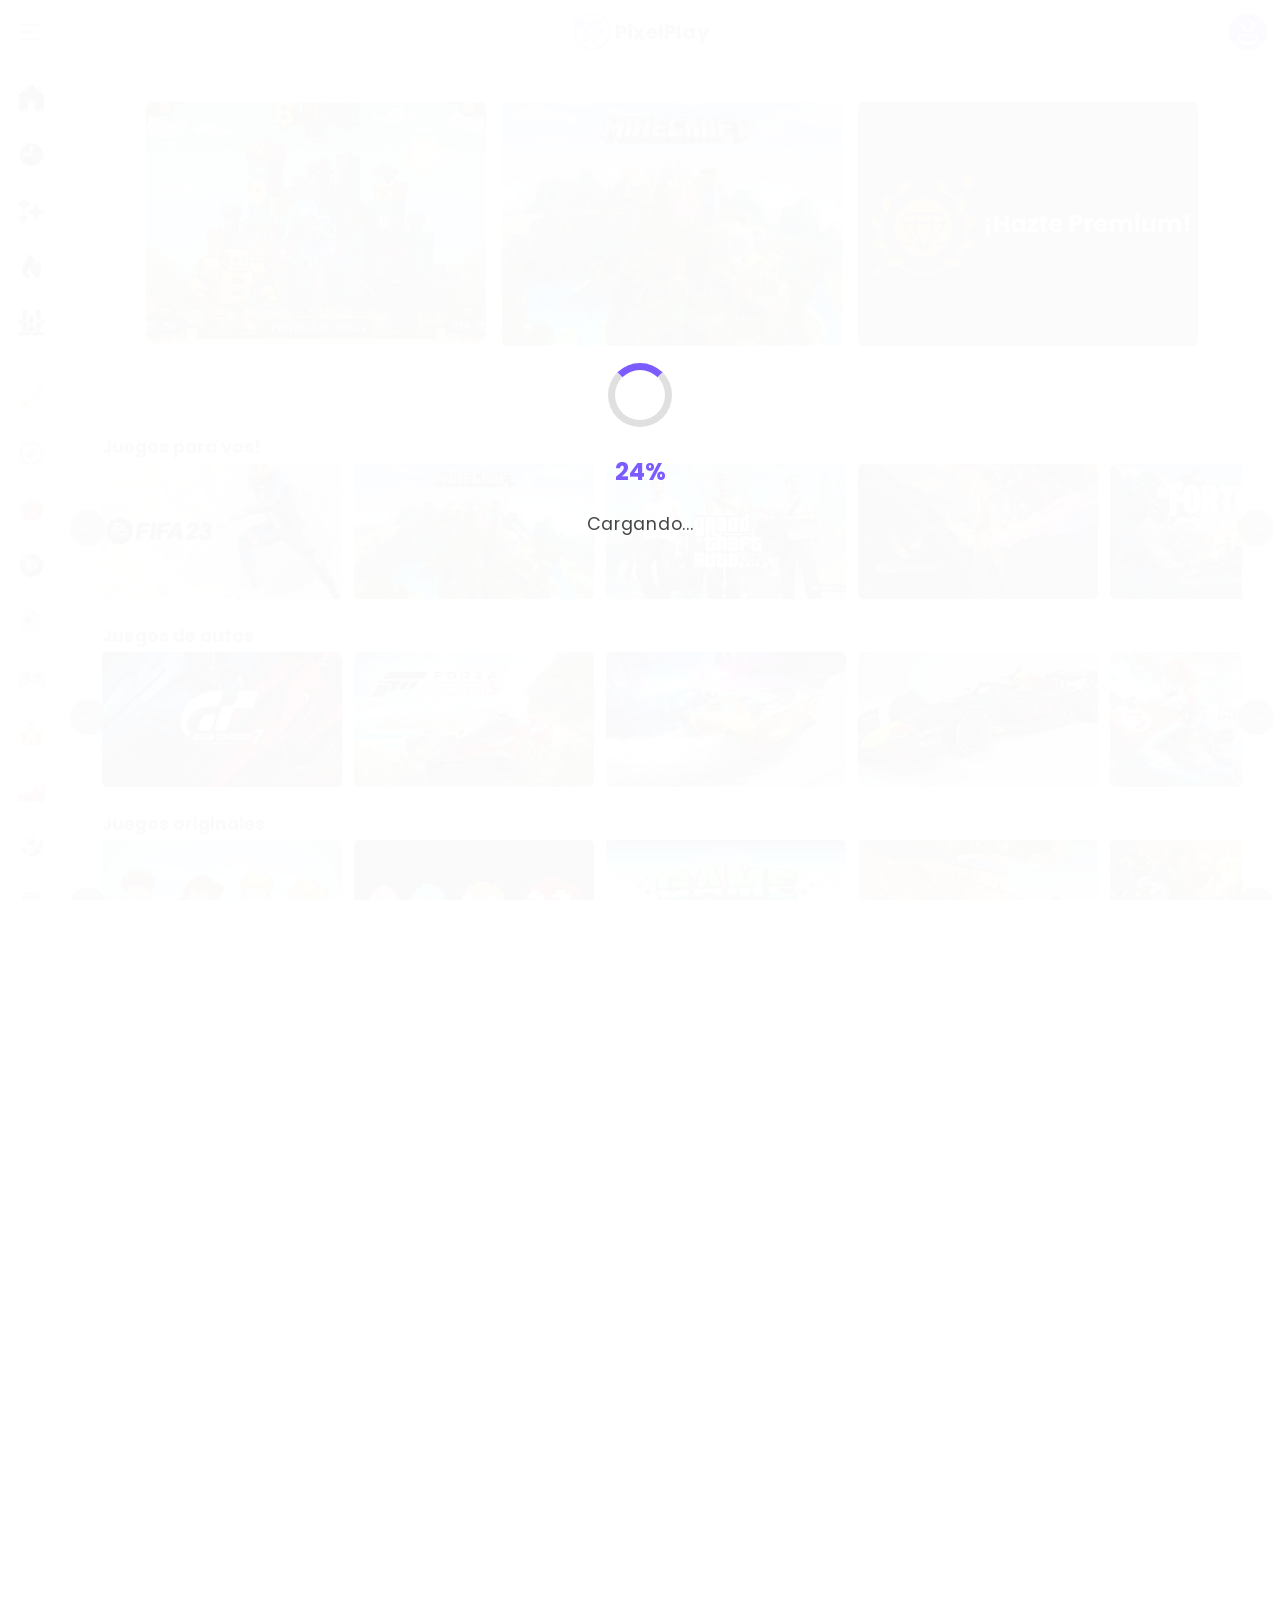
<file: TP3/index.html>
<!doctype html>
<html lang="es">
<head>
  <meta charset="utf-8" />
  <meta name="viewport" content="width=device-width, initial-scale=1" />
  <title>PixelPlay · Home</title>
  <link rel="icon" href="assets/logo.png" type="image/png" />
  <link rel="stylesheet" href="css/home.css" />
  <link href="https://fonts.googleapis.com/css2?family=Poppins:wght@300;400;500;600;700&display=swap" rel="stylesheet">
  
</head>
<body>
<div id="loading-overlay">
  <div class="loading-content">
    <div class="loading-spinner"></div>
    <div class="loading-percent" id="loading-percent">0%</div>
    <div class="loading-text">Cargando...</div>
  </div>
</div>
<div class="app">
  <header class="topbar">
    <div class="header-left">
      <a
        id="hamburger"
        class="logo"
        href="#"
        role="button"
        aria-label="MenuDeHamburguesa"
        aria-controls="sidebar"
        aria-expanded="false"
      >
        <img src="img/IconosHeader/IconoMenuHamburguesa.png" alt="Abrir menú lateral" />
      </a>
    </div>

    <div class="header-center">
      <a class="brand" href="index.html" aria-label="PixelPlay">
        <img src="img/IconosHeader/IconoLogoPixelPlay.png" alt="PixelPlay" />
        <span>PixelPlay</span>
      </a>
    </div>

    <div class="header-right">
      <button class="avatar" type="button" aria-label="Usuario">
        <!-- antes había un solo <img>; ahora agregamos ambos -->
        <img id="IconoUsuario2" src="img/IconosHeader/IconoUsuario2.png" alt="Usuario" />
        <img id="IconoUsuario"  src="img/IconosHeader/IconoUsuario.png"  alt="Usuario activo" />
      </button>
    </div>
  </header>

  <!-- Menú de usuario: ahora en el HTML -->
  <div id="user-menu" class="user-menu">
    <div class="user-menu-avatar">
      <img src="img/IconosHeader/IconoUsuario2.png" alt="Usuario" />
    </div>
    <ul class="user-menu-list">
      <li><a href="#">Perfil</a></li>
      <li><a href="#">Configuración</a></li>
      <li><a href="#">Unirse al premium</a></li>
      <li><a href="login.html" class="cerrar-sesion">Cerrar sesión</a></li>
    </ul>
  </div>
  <div class="layout">
    <aside id="sidebar" class="sidebar" aria-label="Navegación principal">
      <nav class="nav">
        <a class="nav-btn" href="index.html" aria-label="Inicio">
          <img src="img/IconosBarraLateral/IconoCasa.png" alt="Inicio" />
        </a>
        <a class="nav-btn" href="#" aria-label="Recientes">
          <img src="img/IconosBarraLateral/IconoReloj.png" alt="Recientes" />
        </a>
        <a class="nav-btn" href="#" aria-label="Nuevos">
          <img src="img/IconosBarraLateral/IconoEstrellas.png" alt="Nuevos" />
        </a>
        <a class="nav-btn" href="#" aria-label="De moda">
          <img src="img/IconosBarraLateral/IconoFuego.png" alt="De moda" />
        </a>
        <a class="nav-btn" href="#" aria-label="Multiplayer">
          <img src="img/IconosBarraLateral/IconoPersonas.png" alt="Multiplayer" />
        </a>
      </nav>
      <nav class="nav">
        <a class="nav-btn" href="#" aria-label="Acción">
          <img src="img/IconosBarraLateral/IconoEspada.png" alt="Acción" />
        </a>
        <a class="nav-btn" href="#" aria-label="Aventura">
          <img src="img/IconosBarraLateral/IconoBrujula.png" alt="Aventura" />
        </a>
        <a class="nav-btn" href="#" aria-label="Baloncesto">
          <img src="img/IconosBarraLateral/IconoPelotaBasket.png" alt="Baloncesto" />
        </a>
        <a class="nav-btn" href="#" aria-label="Billar">
          <img src="img/IconosBarraLateral/IconoBolaDe8.png" alt="Billar" />
        </a>
        <a class="nav-btn" href="#" aria-label="Cartas">
          <img src="img/IconosBarraLateral/IconoCartasPoker.png" alt="Cartas" />
        </a>
        <a class="nav-btn" href="#" aria-label="Controller">
          <img src="img/IconosBarraLateral/IconoJoystick.png" alt="Controller" />
        </a>
        <a class="nav-btn" href="#" aria-label="Defensa">
          <img src="img/IconosBarraLateral/IconoCastillo.png" alt="Defensa" />
        </a>
        <a class="nav-btn" href="#" aria-label="Carreras">
          <img src="img/IconosBarraLateral/IconoAuto.png" alt="Carreras" />
        </a>
        <a class="nav-btn" href="#" aria-label="Fútbol">
          <img src="img/IconosBarraLateral/IconoPelotaFutbol.png" alt="Fútbol" />
        </a>
        <a class="nav-btn" href="#" aria-label="Minecraft">
          <img src="img/IconosBarraLateral/IconoMinecraft.png" alt="Minecraft" />
        </a>
        <a class="nav-btn" href="#" aria-label="Motos">
          <img src="img/IconosBarraLateral/IconoMoto.png" alt="Motos" />
        </a>
        <a class="nav-btn" href="#" aria-label="CS:GO">
          <img src="img/IconosBarraLateral/IconoPistola.png" alt="CS:GO" />
        </a>
        <a class="nav-btn" href="#" aria-label="Terror">
          <img src="img/IconosBarraLateral/IconoFantasma.png" alt="Terror" />
        </a>
        <a class="nav-btn" href="#" aria-label="Disparo">
          <img src="img/IconosBarraLateral/IconoMira.png" alt="Disparo" />
        </a>
        <a class="nav-btn" href="#" aria-label="Deportes">
          <img src="img/IconosBarraLateral/IconoPelotaRugby.png" alt="Deportes" />
        </a>
      </nav>
    </aside>

    <main class="page" role="main">
      <section class="hero-carousel">
        <div class="hero-track" id="hero-track">
          <div class="hero-slide" id="hero-slide">
              <article class="hero-card hero-primary" id="hero-big">
                <a href="juego.html" class="hero-link" aria-label="Abrir Peg Soliatire">
                  <img class="hero-logo" src="img/imagenesCard/blocka.png" alt="blocka" loading="lazy" />
                  <img class="hero-hover-icon" src="img/IconosCard/IconoPlay.png" alt="Jugar" />
                  <div class="hero-title">Blocka</div>
                </a>
              </article>
            <article class="hero-card hero-primary">
              <img src="img/imagenesCard/minecraft.jpeg" alt="Minecraft" loading="lazy" />
              <img class="hero-hover-icon" src="img/IconosCard/IconoPlay.png" alt="Jugar" />
              <div class="hero-title">Minecraft</div>
            </article>
            <article class="hero-card hero-promo">
              <img src="img/imagenesCard/premium.png" alt="Premium" loading="lazy" />
              <div class="hero-title">Premium</div>
            </article>
          </div>
        </div>
      </section>

      <!-- ===== RAILS (estáticos) ===== -->
      <section class="rail" aria-label="Lo más jugado">
        <header class="rail-head">
          <h2>Juegos para vos!</h2>
        </header>
        <button class="rail-arrow left" data-rail="rail-pop" aria-label="Anterior">&#8592;</button>
        <div class="rail-track" id="rail-pop">
          <article class="game-card" data-id="pop-1">
            <img class="card-img" src="img/imagenesCard/fifa23.webp" alt="FIFA 23" loading="lazy" />
            <img class="card-hover-icon" src="img/IconosCard/IconoPlay.png" alt="Jugar" />
            <div class="card-title">FIFA 23</div>
          </article>
          <article class="game-card" data-id="pop-2">
            <img class="card-img" src="img/imagenesCard/minecraft.jpeg" alt="Minecraft" loading="lazy" />
            <img class="card-hover-icon" src="img/IconosCard/IconoPlay.png" alt="Jugar" />
            <div class="card-title">Minecraft</div>
          </article>
          <article class="game-card" data-id="pop-3">
            <img class="card-img" src="img/imagenesCard/gta5.jpeg" alt="GTA V" loading="lazy" />
            <img class="card-hover-icon" src="img/IconosCard/IconoPlay.png" alt="Jugar" />
            <div class="card-title">GTA V</div>
          </article>
          <article class="game-card" data-id="pop-4">
            <img class="card-img" src="img/imagenesCard/valorant.jpeg" alt="Valorant" loading="lazy" />
            <img class="card-hover-icon" src="img/IconosCard/IconoPlay.png" alt="Jugar" />
            <div class="card-title">Valorant</div>
          </article>
          <article class="game-card" data-id="pop-5">
            <img class="card-img" src="img/imagenesCard/fortnite.jpeg" alt="Fortnite" loading="lazy" />
            <img class="card-hover-icon" src="img/IconosCard/IconoPlay.png" alt="Jugar" />
            <div class="card-title">Fortnite</div>
          </article>
          <article class="game-card" data-id="pop-6">
            <img class="card-img" src="img/imagenesCard/lol.jpeg" alt="League of Legends" loading="lazy" />
            <img class="card-hover-icon" src="img/IconosCard/IconoPlay.png" alt="Jugar" />
            <div class="card-title">League of Legends</div>
          </article>
          <article class="game-card" data-id="pop-7">
            <img class="card-img" src="img/imagenesCard/csgo.jpeg" alt="Counter Strike" loading="lazy" />
            <img class="card-hover-icon" src="img/IconosCard/IconoPlay.png" alt="Jugar" />
            <div class="card-title">Counter Strike</div>
          </article>
          <article class="game-card" data-id="pop-8">
            <img class="card-img" src="img/imagenesCard/amongus.jpeg" alt="Among Us" loading="lazy" />
            <img class="card-hover-icon" src="img/IconosCard/IconoPlay.png" alt="Jugar" />
            <div class="card-title">Among Us</div>
          </article>
        </div>
        <button class="rail-arrow right" data-rail="rail-pop" aria-label="Siguiente">&#8594;</button>
      </section>

      <section class="rail" aria-label="Juegos de autos">
        <header class="rail-head">
          <h2>Juegos de autos</h2>
        </header>
        <button class="rail-arrow left" data-rail="rail-cars" aria-label="Anterior">&#8592;</button>
        <div class="rail-track" id="rail-cars">
          <!-- CARS -->
          <article class="game-card" data-id="car-1">
            <img class="card-img" src="img/imagenesCard/granTurismo7.jpeg" alt="Gran Turismo 7" loading="lazy" />
            <img class="card-hover-icon" src="img/IconosCard/IconoPlay.png" alt="Jugar" />
            <div class="card-title">Gran Turismo 7</div>
          </article>
          <article class="game-card" data-id="car-2">
            <img class="card-img" src="img/imagenesCard/forza.jpeg" alt="Forza Horizon 5" loading="lazy" />
            <img class="card-hover-icon" src="img/IconosCard/IconoPlay.png" alt="Jugar" />
            <div class="card-title">Forza Horizon 5</div>
          </article>
          <article class="game-card" data-id="car-3">
            <img class="card-img" src="img/imagenesCard/nfs.jpeg" alt="Need for Speed Heat" loading="lazy" />
            <img class="card-hover-icon" src="img/IconosCard/IconoPlay.png" alt="Jugar" />
            <div class="card-title">Need for Speed Heat</div>
          </article>
          <article class="game-card" data-id="car-4">
            <img class="card-img" src="img/imagenesCard/f12022.jpeg" alt="F1 2022" loading="lazy" />
            <img class="card-hover-icon" src="img/IconosCard/IconoPlay.png" alt="Jugar" />
            <div class="card-title">F1 2022</div>
          </article>
          <article class="game-card" data-id="car-5">
            <img class="card-img" src="img/imagenesCard/mariokart.jpeg" alt="Mario Kart 8" loading="lazy" />
            <img class="card-hover-icon" src="img/IconosCard/IconoPlay.png" alt="Jugar" />
            <div class="card-title">Mario Kart 8</div>
          </article>
          <article class="game-card" data-id="car-6">
            <img class="card-img" src="img/imagenesCard/rl.jpeg" alt="Rocket League" loading="lazy" />
            <img class="card-hover-icon" src="img/IconosCard/IconoPlay.png" alt="Jugar" />
            <div class="card-title">Rocket League</div>
          </article>
          <article class="game-card" data-id="car-7">
            <img class="card-img" src="img/imagenesCard/wrc10.jpeg" alt="WRC 10" loading="lazy" />
            <img class="card-hover-icon" src="img/IconosCard/IconoPlay.png" alt="Jugar" />
            <div class="card-title">WRC 10</div>
          </article>
          <article class="game-card" data-id="car-8">
            <img class="card-img" src="img/imagenesCard/acorsa.jpeg" alt="Assetto Corsa" loading="lazy" />
            <img class="card-hover-icon" src="img/IconosCard/IconoPlay.png" alt="Jugar" />
            <div class="card-title">Assetto Corsa</div>
          </article>
        </div>
        <button class="rail-arrow right" data-rail="rail-cars" aria-label="Siguiente">&#8594;</button>
      </section>

      <section class="rail" aria-label="Juegos originales">
        <header class="rail-head">
          <h2>Juegos originales</h2>
        </header>
        <button class="rail-arrow left" data-rail="rail-orig" aria-label="Anterior">&#8592;</button>
        <div class="rail-track" id="rail-orig">
          <!-- ORIG -->
          <article class="game-card" data-id="ori-1">
            <img class="card-img" src="img/imagenesCard/juego12.jpeg" alt="Hades" loading="lazy" />
            <img class="card-hover-icon" src="img/IconosCard/IconoPlay.png" alt="Jugar" />
            <div class="card-title">Hades</div>
          </article>
          <article class="game-card" data-id="ori-2">
            <img class="card-img" src="img/imagenesCard/juego13.jpeg" alt="Celeste" loading="lazy" />
            <img class="card-hover-icon" src="img/IconosCard/IconoPlay.png" alt="Jugar" />
            <div class="card-title">Celeste</div>
          </article>
          <article class="game-card" data-id="ori-3">
            <img class="card-img" src="img/imagenesCard/juego16.jpeg" alt="Hollow Knight" loading="lazy" />
            <img class="card-hover-icon" src="img/IconosCard/IconoPlay.png" alt="Jugar" />
            <div class="card-title">Hollow Knight</div>
          </article>
          <article class="game-card" data-id="ori-4">
            <img class="card-img" src="img/imagenesCard/juego20.jpeg" alt="Undertale" loading="lazy" />
            <img class="card-hover-icon" src="img/IconosCard/IconoPlay.png" alt="Jugar" />
            <div class="card-title">Undertale</div>
          </article>
          <article class="game-card" data-id="ori-5">
            <img class="card-img" src="img/imagenesCard/juego18.jpeg" alt="Cuphead" loading="lazy" />
            <img class="card-hover-icon" src="img/IconosCard/IconoPlay.png" alt="Jugar" />
            <div class="card-title">Cuphead</div>
          </article>
          <article class="game-card" data-id="ori-6">
            <img class="card-img" src="img/imagenesCard/juego19.jpeg" alt="Ori and the Blind Forest" loading="lazy" />
            <img class="card-hover-icon" src="img/IconosCard/IconoPlay.png" alt="Jugar" />
            <div class="card-title">Ori and the Blind Forest</div>
          </article>
          <article class="game-card" data-id="ori-7">
            <img class="card-img" src="img/imagenesCard/juego3.jpeg" alt="Stardew Valley" loading="lazy" />
            <img class="card-hover-icon" src="img/IconosCard/IconoPlay.png" alt="Jugar" />
            <div class="card-title">Stardew Valley</div>
          </article>
          <article class="game-card" data-id="ori-8">
            <img class="card-img" src="img/imagenesCard/ludo.jpeg" alt="Ludo" loading="lazy" />
            <img class="card-hover-icon" src="img/IconosCard/IconoPlay.png" alt="Jugar" />
            <div class="card-title">Ludo</div>
          </article>
        </div>
        <button class="rail-arrow right" data-rail="rail-orig" aria-label="Siguiente">&#8594;</button>
      </section>

      <section class="rail rail--premium" aria-label="Sección Premium">
        <header class="rail-head">
          <h2>Sección Premium</h2>
        </header>
        <button class="rail-arrow left" data-rail="rail-premium" aria-label="Anterior">&#8592;</button>
        <div class="rail-track" id="rail-premium">
          <!-- PREMIUM -->
          <article class="game-card premium-hover" data-id="prem-1">
            <img class="card-img" src="img/imagenesCard/gwr.jpeg" alt="God of War Ragnarok" loading="lazy" />
            <img class="premium-badge" src="img/IconosCard/IconoPremium.png" alt="Premium" />
            <div class="premium-overlay">
              <span class="obtener-text">OBTENER</span>
              <span class="premium-title">God of War Ragnarok</span>
            </div>
            <div class="card-title">God of War Ragnarok</div>
          </article>
          <article class="game-card premium-hover" data-id="prem-2">
            <img class="card-img" src="img/imagenesCard/theLast2.jpeg" alt="The Last of Us Part II" loading="lazy" />
            <img class="premium-badge" src="img/IconosCard/IconoPremium.png" alt="Premium" />
            <div class="premium-overlay">
              <span class="obtener-text">OBTENER</span>
              <span class="premium-title">The Last of Us Part II</span>
            </div>
            <div class="card-title">The Last of Us Part II</div>
          </article>
          <article class="game-card premium-hover" data-id="prem-3">
            <img class="card-img" src="img/imagenesCard/juego21.jpeg" alt="Red Dead Redemption 2" loading="lazy" />
            <img class="premium-badge" src="img/IconosCard/IconoPremium.png" alt="Premium" />
            <div class="premium-overlay">
              <span class="obtener-text">OBTENER</span>
              <span class="premium-title">Red Dead Redemption 2</span>
            </div>
            <div class="card-title">Red Dead Redemption 2</div>
          </article>
          <article class="game-card premium-hover" data-id="prem-4">
            <img class="card-img" src="img/imagenesCard/elden.jpeg" alt="Elden Ring" loading="lazy" />
            <img class="premium-badge" src="img/IconosCard/IconoPremium.png" alt="Premium" />
            <div class="premium-overlay">
              <span class="obtener-text">OBTENER</span>
              <span class="premium-title">Elden Ring</span>
            </div>
            <div class="card-title">Elden Ring</div>
          </article>
          <article class="game-card premium-hover" data-id="prem-5">
            <img class="card-img" src="img/imagenesCard/cyberpunk.jpeg" alt="Cyberpunk 2077" loading="lazy" />
            <img class="premium-badge" src="img/IconosCard/IconoPremium.png" alt="Premium" />
            <div class="premium-overlay">
              <span class="obtener-text">OBTENER</span>
              <span class="premium-title">Cyberpunk 2077</span>
            </div>
            <div class="card-title">Cyberpunk 2077</div>
          </article>
          <article class="game-card premium-hover" data-id="prem-6">
            <img class="card-img" src="img/imagenesCard/horizonfw.jpeg" alt="Horizon Forbidden West" loading="lazy" />
            <img class="premium-badge" src="img/IconosCard/IconoPremium.png" alt="Premium" />
            <div class="premium-overlay">
              <span class="obtener-text">OBTENER</span>
              <span class="premium-title">Horizon Forbidden West</span>
            </div>
            <div class="card-title">Horizon Forbidden West</div>
          </article>
          <article class="game-card premium-hover" data-id="prem-7">
            <img class="card-img" src="img/imagenesCard/spidermanmm.jpeg" alt="Spider-Man Miles Morales" loading="lazy" />
            <img class="premium-badge" src="img/IconosCard/IconoPremium.png" alt="Premium" />
            <div class="premium-overlay">
              <span class="obtener-text">OBTENER</span>
              <span class="premium-title">Spider-Man Miles Morales</span>
            </div>
            <div class="card-title">Spider-Man Miles Morales</div>
          </article>
          <article class="game-card premium-hover" data-id="prem-8">
            <img class="card-img" src="img/imagenesCard/rev.jpeg" alt="Resident Evil Village" loading="lazy" />
            <img class="premium-badge" src="img/IconosCard/IconoPremium.png" alt="Premium" />
            <div class="premium-overlay">
              <span class="obtener-text">OBTENER</span>
              <span class="premium-title">Resident Evil Village</span>
            </div>
            <div class="card-title">Resident Evil Village</div>
          </article>
        </div>
        <button class="rail-arrow right" data-rail="rail-premium" aria-label="Siguiente">&#8594;</button>
      </section>

      <!-- Footer -->
      <footer class="site-footer">
        <div class="footer-main">
          <div class="footer-col footer-desc">
            <h4>Título</h4>
            <p>Llevá tu experiencia gamer al próximo nivel con nuestra plataforma. Descubrí, jugá y compartí en un mundo conectado por la pasión por los videojuegos.</p>
            <ul>
              <li><strong>Multiplataforma</strong><br>Accedé desde PC, consola o móvil con la misma cuenta.</li>
              <li><strong>Comunidad Online</strong><br>Unite a torneos, clanes y chats en vivo con jugadores de todo el mundo.</li>
              <li><strong>Game Streaming</strong><br>Mirá partidas en directo o transmití tus propios juegos con un clic.</li>
            </ul>
          </div>
          <div class="footer-col footer-features">
            <ul>
              <li><strong>Game Pass</strong><br>Suscribite para acceder a una librería con cientos de títulos nuevos y clásicos.</li>
              <li><strong>Eventos Exclusivos</strong><br>Participá en lanzamientos, betas anticipadas y promociones especiales.</li>
            </ul>
          </div>
          <div class="footer-flex">
            <div class="footer-col footer-links">
              <h4>Juegos</h4>
              <ul>
                <li><a href="#">Juegos</a></li>
                <li><a href="#">Categorías</a></li>
                <li><a href="#">Game Pass</a></li>
                <li><a href="#">Comunidad</a></li>
                <li><a href="#">Soporte</a></li>
                <li><a href="#">Noticias</a></li>
                <li><a href="#">Torneos</a></li>
                <li><a href="#">Blog</a></li>
              </ul>
            </div>
            <div class="footer-col footer-about">
              <h4>ABOUT</h4>
              <ul>
                <li><a href="#">Nosotros</a></li>
                <li><a href="#">Estudios asociados</a></li>
                <li><a href="#">Prensa</a></li>
                <li><a href="#">Oficinas</a></li>
                <li><a href="#">Carreras</a></li>
              </ul>
            </div>
          </div>
          <div class="footer-col footer-contact">
            <a href="#" class="footer-btn">CONTACTANOS</a>
            <div class="footer-phone">
              <span>📞</span> 1-800-GAMER-24
            </div>
          </div>
        </div>
        <div class="footer-bottom">
          <div class="footer-brand">
            <img src="img/IconosHeader/IconoLogoPixelPlay.png" alt="PixelPlay" style="height:32px;vertical-align:middle;">
            <span class="footer-brand-name">PixelPlay</span>
          </div>
          <div class="footer-legal">
            <a href="#">Términos de uso</a> |
            <a href="#">Política de privacidad</a> |
            <a href="#">Licencias</a>
            <span>© 2025 GamerWorld Inc. Todos los derechos reservados.</span>
          </div>
          <div class="footer-social">
            <a href="#" aria-label="Instagram"><img src="img/social/Instagram.png" alt="Instagram" /></a>
            <a href="#" aria-label="Email"><img src="img/social/Mail.png" alt="Email" /></a>
            <a href="#" aria-label="Twitter"><img src="img/social/Twitter.png" alt="Twitter" /></a>
            <a href="#" aria-label="YouTube"><img src="img/social/Youtube.png" alt="YouTube" /></a>
            <a href="#" aria-label="Facebook"><img src="img/social/Facebook.png" alt="Facebook" /></a>
          </div>
        </div>
      </footer>
    </main>
  </div>
</div>
</body>
<script src="js/home.js" defer></script>

</body>
</html>
</file>
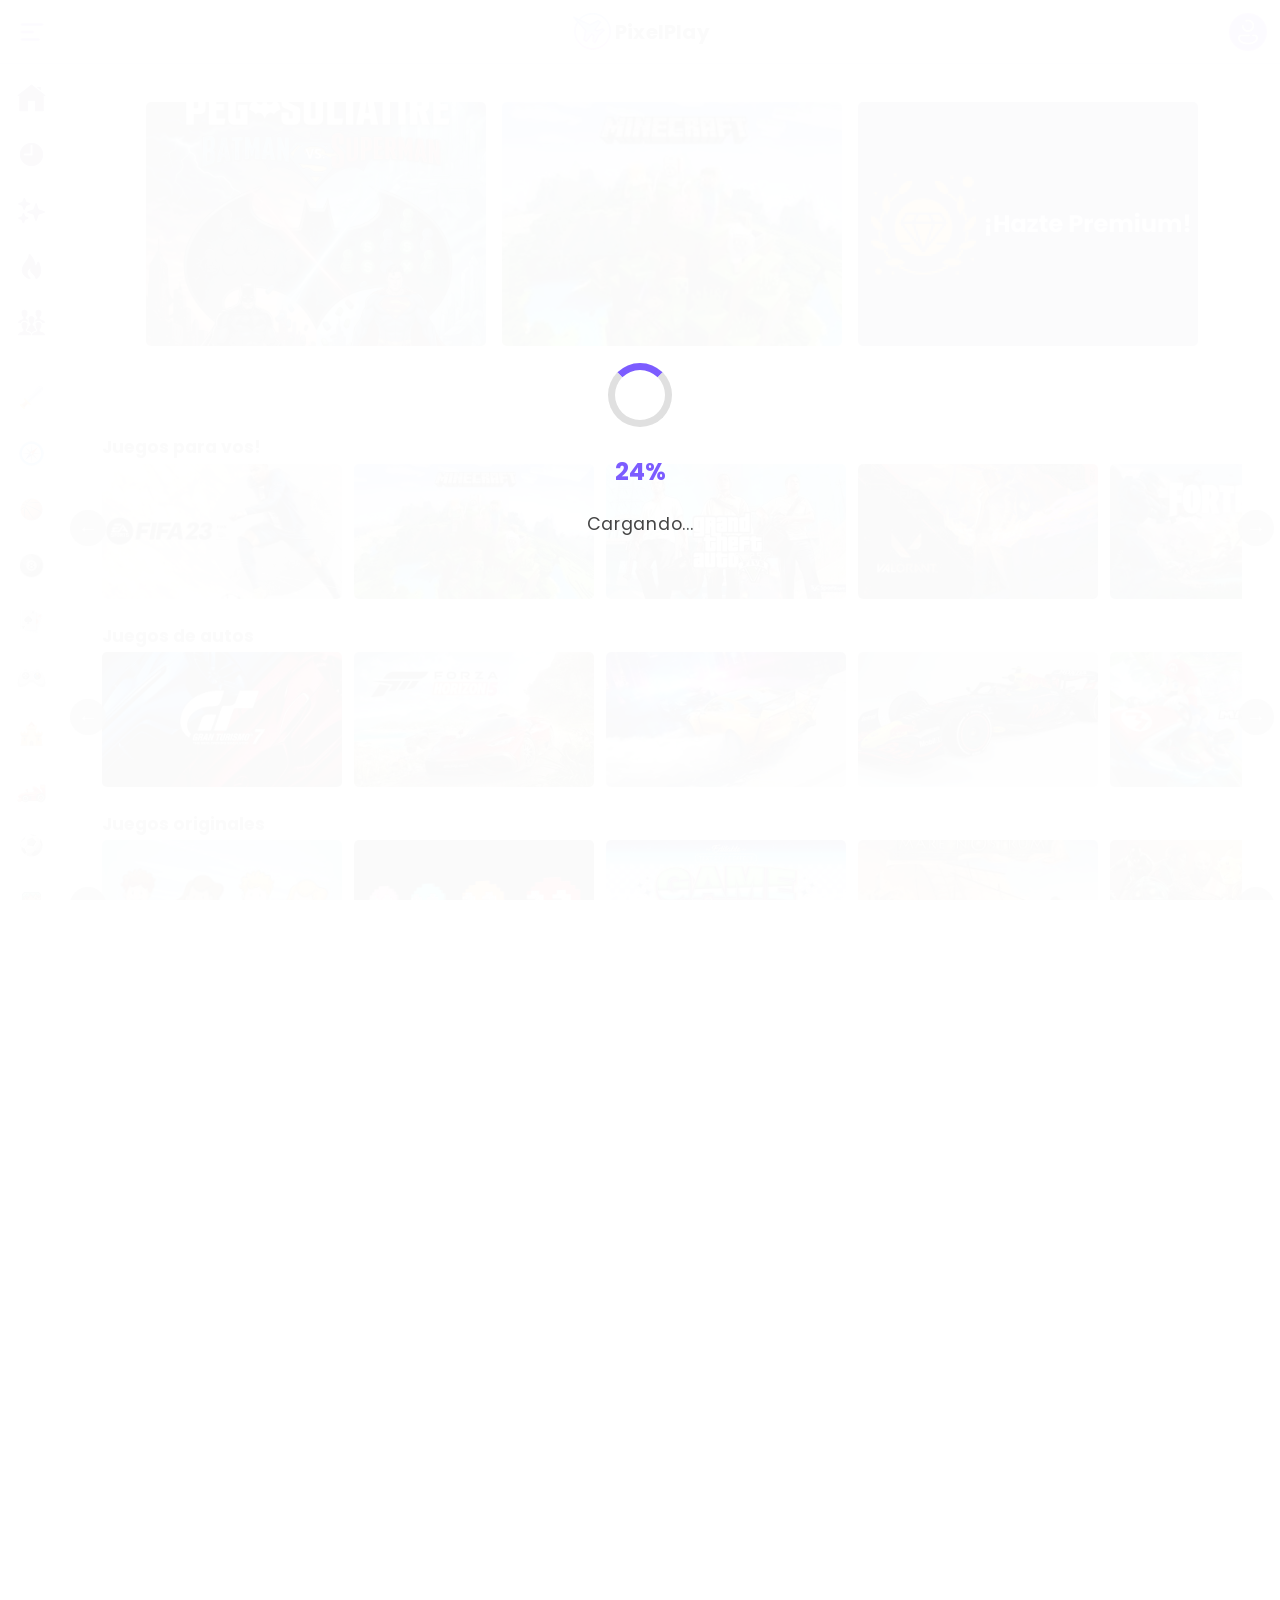
<file: TP4/index.html>
<!doctype html>
<html lang="es">
<head>
  <meta charset="utf-8" />
  <meta name="viewport" content="width=device-width, initial-scale=1" />
  <title>PixelPlay · Home</title>
  <link rel="icon" href="assets/logo.png" type="image/png" />
  <link rel="stylesheet" href="css/home.css" />
  <link href="https://fonts.googleapis.com/css2?family=Poppins:wght@300;400;500;600;700&display=swap" rel="stylesheet">
  
</head>
<body>
<div id="loading-overlay">
  <div class="loading-content">
    <div class="loading-spinner"></div>
    <div class="loading-percent" id="loading-percent">0%</div>
    <div class="loading-text">Cargando...</div>
  </div>
</div>
<div class="app">
  <header class="topbar">
    <div class="header-left">
      <a
        id="hamburger"
        class="logo"
        href="#"
        role="button"
        aria-label="MenuDeHamburguesa"
        aria-controls="sidebar"
        aria-expanded="false"
      >
        <img src="img/IconosHeader/IconoMenuHamburguesa.png" alt="Abrir menú lateral" />
      </a>
    </div>

    <div class="header-center">
      <a class="brand" href="index.html" aria-label="PixelPlay">
        <img src="img/IconosHeader/IconoLogoPixelPlay.png" alt="PixelPlay" />
        <span>PixelPlay</span>
      </a>
    </div>

    <div class="header-right">
      <button class="avatar" type="button" aria-label="Usuario">
        <!-- antes había un solo <img>; ahora agregamos ambos -->
        <img id="IconoUsuario2" src="img/IconosHeader/IconoUsuario2.png" alt="Usuario" />
        <img id="IconoUsuario"  src="img/IconosHeader/IconoUsuario.png"  alt="Usuario activo" />
      </button>
    </div>
  </header>

  <!-- Menú de usuario: ahora en el HTML -->
  <div id="user-menu" class="user-menu">
    <div class="user-menu-avatar">
      <img src="img/IconosHeader/IconoUsuario2.png" alt="Usuario" />
    </div>
    <ul class="user-menu-list">
      <li><a href="#">Perfil</a></li>
      <li><a href="#">Configuración</a></li>
      <li><a href="#">Unirse al premium</a></li>
      <li><a href="login.html" class="cerrar-sesion">Cerrar sesión</a></li>
    </ul>
  </div>
  <div class="layout">
    <aside id="sidebar" class="sidebar" aria-label="Navegación principal">
      <nav class="nav">
        <a class="nav-btn" href="index.html" aria-label="Inicio">
          <img src="img/IconosBarraLateral/IconoCasa.png" alt="Inicio" />
        </a>
        <a class="nav-btn" href="#" aria-label="Recientes">
          <img src="img/IconosBarraLateral/IconoReloj.png" alt="Recientes" />
        </a>
        <a class="nav-btn" href="#" aria-label="Nuevos">
          <img src="img/IconosBarraLateral/IconoEstrellas.png" alt="Nuevos" />
        </a>
        <a class="nav-btn" href="#" aria-label="De moda">
          <img src="img/IconosBarraLateral/IconoFuego.png" alt="De moda" />
        </a>
        <a class="nav-btn" href="#" aria-label="Multiplayer">
          <img src="img/IconosBarraLateral/IconoPersonas.png" alt="Multiplayer" />
        </a>
      </nav>
      <nav class="nav">
        <a class="nav-btn" href="#" aria-label="Acción">
          <img src="img/IconosBarraLateral/IconoEspada.png" alt="Acción" />
        </a>
        <a class="nav-btn" href="#" aria-label="Aventura">
          <img src="img/IconosBarraLateral/IconoBrujula.png" alt="Aventura" />
        </a>
        <a class="nav-btn" href="#" aria-label="Baloncesto">
          <img src="img/IconosBarraLateral/IconoPelotaBasket.png" alt="Baloncesto" />
        </a>
        <a class="nav-btn" href="#" aria-label="Billar">
          <img src="img/IconosBarraLateral/IconoBolaDe8.png" alt="Billar" />
        </a>
        <a class="nav-btn" href="#" aria-label="Cartas">
          <img src="img/IconosBarraLateral/IconoCartasPoker.png" alt="Cartas" />
        </a>
        <a class="nav-btn" href="#" aria-label="Controller">
          <img src="img/IconosBarraLateral/IconoJoystick.png" alt="Controller" />
        </a>
        <a class="nav-btn" href="#" aria-label="Defensa">
          <img src="img/IconosBarraLateral/IconoCastillo.png" alt="Defensa" />
        </a>
        <a class="nav-btn" href="#" aria-label="Carreras">
          <img src="img/IconosBarraLateral/IconoAuto.png" alt="Carreras" />
        </a>
        <a class="nav-btn" href="#" aria-label="Fútbol">
          <img src="img/IconosBarraLateral/IconoPelotaFutbol.png" alt="Fútbol" />
        </a>
        <a class="nav-btn" href="#" aria-label="Minecraft">
          <img src="img/IconosBarraLateral/IconoMinecraft.png" alt="Minecraft" />
        </a>
        <a class="nav-btn" href="#" aria-label="Motos">
          <img src="img/IconosBarraLateral/IconoMoto.png" alt="Motos" />
        </a>
        <a class="nav-btn" href="#" aria-label="CS:GO">
          <img src="img/IconosBarraLateral/IconoPistola.png" alt="CS:GO" />
        </a>
        <a class="nav-btn" href="#" aria-label="Terror">
          <img src="img/IconosBarraLateral/IconoFantasma.png" alt="Terror" />
        </a>
        <a class="nav-btn" href="#" aria-label="Disparo">
          <img src="img/IconosBarraLateral/IconoMira.png" alt="Disparo" />
        </a>
        <a class="nav-btn" href="#" aria-label="Deportes">
          <img src="img/IconosBarraLateral/IconoPelotaRugby.png" alt="Deportes" />
        </a>
      </nav>
    </aside>

    <main class="page" role="main">
      <section class="hero-carousel">
        <div class="hero-track" id="hero-track">
          <div class="hero-slide" id="hero-slide">
              <article class="hero-card hero-primary" id="hero-big">
                <a href="juego.html" class="hero-link" aria-label="Abrir Peg Soliatire">
                  <img class="hero-logo" src="assets/fondoPregame.png" alt="blocka" loading="lazy" />
                  <img class="hero-hover-icon" src="img/IconosCard/IconoPlay.png" alt="Jugar" />
                  <div class="hero-title">Peg Solitaire</div>
                </a>
              </article>
            <article class="hero-card hero-primary">
              <img src="img/imagenesCard/minecraft.jpeg" alt="Minecraft" loading="lazy" />
              <img class="hero-hover-icon" src="img/IconosCard/IconoPlay.png" alt="Jugar" />
              <div class="hero-title">Minecraft</div>
            </article>
            <article class="hero-card hero-promo">
              <img src="img/imagenesCard/premium.png" alt="Premium" loading="lazy" />
              <div class="hero-title">Premium</div>
            </article>
          </div>
        </div>
      </section>

      <!-- ===== RAILS (estáticos) ===== -->
      <section class="rail" aria-label="Lo más jugado">
        <header class="rail-head">
          <h2>Juegos para vos!</h2>
        </header>
        <button class="rail-arrow left" data-rail="rail-pop" aria-label="Anterior">&#8592;</button>
        <div class="rail-track" id="rail-pop">
          <article class="game-card" data-id="pop-1">
            <img class="card-img" src="img/imagenesCard/fifa23.webp" alt="FIFA 23" loading="lazy" />
            <img class="card-hover-icon" src="img/IconosCard/IconoPlay.png" alt="Jugar" />
            <div class="card-title">FIFA 23</div>
          </article>
          <article class="game-card" data-id="pop-2">
            <img class="card-img" src="img/imagenesCard/minecraft.jpeg" alt="Minecraft" loading="lazy" />
            <img class="card-hover-icon" src="img/IconosCard/IconoPlay.png" alt="Jugar" />
            <div class="card-title">Minecraft</div>
          </article>
          <article class="game-card" data-id="pop-3">
            <img class="card-img" src="img/imagenesCard/gta5.jpeg" alt="GTA V" loading="lazy" />
            <img class="card-hover-icon" src="img/IconosCard/IconoPlay.png" alt="Jugar" />
            <div class="card-title">GTA V</div>
          </article>
          <article class="game-card" data-id="pop-4">
            <img class="card-img" src="img/imagenesCard/valorant.jpeg" alt="Valorant" loading="lazy" />
            <img class="card-hover-icon" src="img/IconosCard/IconoPlay.png" alt="Jugar" />
            <div class="card-title">Valorant</div>
          </article>
          <article class="game-card" data-id="pop-5">
            <img class="card-img" src="img/imagenesCard/fortnite.jpeg" alt="Fortnite" loading="lazy" />
            <img class="card-hover-icon" src="img/IconosCard/IconoPlay.png" alt="Jugar" />
            <div class="card-title">Fortnite</div>
          </article>
          <article class="game-card" data-id="pop-6">
            <img class="card-img" src="img/imagenesCard/lol.jpeg" alt="League of Legends" loading="lazy" />
            <img class="card-hover-icon" src="img/IconosCard/IconoPlay.png" alt="Jugar" />
            <div class="card-title">League of Legends</div>
          </article>
          <article class="game-card" data-id="pop-7">
            <img class="card-img" src="img/imagenesCard/csgo.jpeg" alt="Counter Strike" loading="lazy" />
            <img class="card-hover-icon" src="img/IconosCard/IconoPlay.png" alt="Jugar" />
            <div class="card-title">Counter Strike</div>
          </article>
          <article class="game-card" data-id="pop-8">
            <img class="card-img" src="img/imagenesCard/amongus.jpeg" alt="Among Us" loading="lazy" />
            <img class="card-hover-icon" src="img/IconosCard/IconoPlay.png" alt="Jugar" />
            <div class="card-title">Among Us</div>
          </article>
        </div>
        <button class="rail-arrow right" data-rail="rail-pop" aria-label="Siguiente">&#8594;</button>
      </section>

      <section class="rail" aria-label="Juegos de autos">
        <header class="rail-head">
          <h2>Juegos de autos</h2>
        </header>
        <button class="rail-arrow left" data-rail="rail-cars" aria-label="Anterior">&#8592;</button>
        <div class="rail-track" id="rail-cars">
          <!-- CARS -->
          <article class="game-card" data-id="car-1">
            <img class="card-img" src="img/imagenesCard/granTurismo7.jpeg" alt="Gran Turismo 7" loading="lazy" />
            <img class="card-hover-icon" src="img/IconosCard/IconoPlay.png" alt="Jugar" />
            <div class="card-title">Gran Turismo 7</div>
          </article>
          <article class="game-card" data-id="car-2">
            <img class="card-img" src="img/imagenesCard/forza.jpeg" alt="Forza Horizon 5" loading="lazy" />
            <img class="card-hover-icon" src="img/IconosCard/IconoPlay.png" alt="Jugar" />
            <div class="card-title">Forza Horizon 5</div>
          </article>
          <article class="game-card" data-id="car-3">
            <img class="card-img" src="img/imagenesCard/nfs.jpeg" alt="Need for Speed Heat" loading="lazy" />
            <img class="card-hover-icon" src="img/IconosCard/IconoPlay.png" alt="Jugar" />
            <div class="card-title">Need for Speed Heat</div>
          </article>
          <article class="game-card" data-id="car-4">
            <img class="card-img" src="img/imagenesCard/f12022.jpeg" alt="F1 2022" loading="lazy" />
            <img class="card-hover-icon" src="img/IconosCard/IconoPlay.png" alt="Jugar" />
            <div class="card-title">F1 2022</div>
          </article>
          <article class="game-card" data-id="car-5">
            <img class="card-img" src="img/imagenesCard/mariokart.jpeg" alt="Mario Kart 8" loading="lazy" />
            <img class="card-hover-icon" src="img/IconosCard/IconoPlay.png" alt="Jugar" />
            <div class="card-title">Mario Kart 8</div>
          </article>
          <article class="game-card" data-id="car-6">
            <img class="card-img" src="img/imagenesCard/rl.jpeg" alt="Rocket League" loading="lazy" />
            <img class="card-hover-icon" src="img/IconosCard/IconoPlay.png" alt="Jugar" />
            <div class="card-title">Rocket League</div>
          </article>
          <article class="game-card" data-id="car-7">
            <img class="card-img" src="img/imagenesCard/wrc10.jpeg" alt="WRC 10" loading="lazy" />
            <img class="card-hover-icon" src="img/IconosCard/IconoPlay.png" alt="Jugar" />
            <div class="card-title">WRC 10</div>
          </article>
          <article class="game-card" data-id="car-8">
            <img class="card-img" src="img/imagenesCard/acorsa.jpeg" alt="Assetto Corsa" loading="lazy" />
            <img class="card-hover-icon" src="img/IconosCard/IconoPlay.png" alt="Jugar" />
            <div class="card-title">Assetto Corsa</div>
          </article>
        </div>
        <button class="rail-arrow right" data-rail="rail-cars" aria-label="Siguiente">&#8594;</button>
      </section>

      <section class="rail" aria-label="Juegos originales">
        <header class="rail-head">
          <h2>Juegos originales</h2>
        </header>
        <button class="rail-arrow left" data-rail="rail-orig" aria-label="Anterior">&#8592;</button>
        <div class="rail-track" id="rail-orig">
          <!-- ORIG -->
          <article class="game-card" data-id="ori-1">
            <img class="card-img" src="img/imagenesCard/juego12.jpeg" alt="Hades" loading="lazy" />
            <img class="card-hover-icon" src="img/IconosCard/IconoPlay.png" alt="Jugar" />
            <div class="card-title">Hades</div>
          </article>
          <article class="game-card" data-id="ori-2">
            <img class="card-img" src="img/imagenesCard/juego13.jpeg" alt="Celeste" loading="lazy" />
            <img class="card-hover-icon" src="img/IconosCard/IconoPlay.png" alt="Jugar" />
            <div class="card-title">Celeste</div>
          </article>
          <article class="game-card" data-id="ori-3">
            <img class="card-img" src="img/imagenesCard/juego16.jpeg" alt="Hollow Knight" loading="lazy" />
            <img class="card-hover-icon" src="img/IconosCard/IconoPlay.png" alt="Jugar" />
            <div class="card-title">Hollow Knight</div>
          </article>
          <article class="game-card" data-id="ori-4">
            <img class="card-img" src="img/imagenesCard/juego20.jpeg" alt="Undertale" loading="lazy" />
            <img class="card-hover-icon" src="img/IconosCard/IconoPlay.png" alt="Jugar" />
            <div class="card-title">Undertale</div>
          </article>
          <article class="game-card" data-id="ori-5">
            <img class="card-img" src="img/imagenesCard/juego18.jpeg" alt="Cuphead" loading="lazy" />
            <img class="card-hover-icon" src="img/IconosCard/IconoPlay.png" alt="Jugar" />
            <div class="card-title">Cuphead</div>
          </article>
          <article class="game-card" data-id="ori-6">
            <img class="card-img" src="img/imagenesCard/juego19.jpeg" alt="Ori and the Blind Forest" loading="lazy" />
            <img class="card-hover-icon" src="img/IconosCard/IconoPlay.png" alt="Jugar" />
            <div class="card-title">Ori and the Blind Forest</div>
          </article>
          <article class="game-card" data-id="ori-7">
            <img class="card-img" src="img/imagenesCard/juego3.jpeg" alt="Stardew Valley" loading="lazy" />
            <img class="card-hover-icon" src="img/IconosCard/IconoPlay.png" alt="Jugar" />
            <div class="card-title">Stardew Valley</div>
          </article>
          <article class="game-card" data-id="ori-8">
            <img class="card-img" src="img/imagenesCard/ludo.jpeg" alt="Ludo" loading="lazy" />
            <img class="card-hover-icon" src="img/IconosCard/IconoPlay.png" alt="Jugar" />
            <div class="card-title">Ludo</div>
          </article>
        </div>
        <button class="rail-arrow right" data-rail="rail-orig" aria-label="Siguiente">&#8594;</button>
      </section>

      <section class="rail rail--premium" aria-label="Sección Premium">
        <header class="rail-head">
          <h2>Sección Premium</h2>
        </header>
        <button class="rail-arrow left" data-rail="rail-premium" aria-label="Anterior">&#8592;</button>
        <div class="rail-track" id="rail-premium">
          <!-- PREMIUM -->
          <article class="game-card premium-hover" data-id="prem-1">
            <img class="card-img" src="img/imagenesCard/gwr.jpeg" alt="God of War Ragnarok" loading="lazy" />
            <img class="premium-badge" src="img/IconosCard/IconoPremium.png" alt="Premium" />
            <div class="premium-overlay">
              <span class="obtener-text">OBTENER</span>
              <span class="premium-title">God of War Ragnarok</span>
            </div>
            <div class="card-title">God of War Ragnarok</div>
          </article>
          <article class="game-card premium-hover" data-id="prem-2">
            <img class="card-img" src="img/imagenesCard/theLast2.jpeg" alt="The Last of Us Part II" loading="lazy" />
            <img class="premium-badge" src="img/IconosCard/IconoPremium.png" alt="Premium" />
            <div class="premium-overlay">
              <span class="obtener-text">OBTENER</span>
              <span class="premium-title">The Last of Us Part II</span>
            </div>
            <div class="card-title">The Last of Us Part II</div>
          </article>
          <article class="game-card premium-hover" data-id="prem-3">
            <img class="card-img" src="img/imagenesCard/juego21.jpeg" alt="Red Dead Redemption 2" loading="lazy" />
            <img class="premium-badge" src="img/IconosCard/IconoPremium.png" alt="Premium" />
            <div class="premium-overlay">
              <span class="obtener-text">OBTENER</span>
              <span class="premium-title">Red Dead Redemption 2</span>
            </div>
            <div class="card-title">Red Dead Redemption 2</div>
          </article>
          <article class="game-card premium-hover" data-id="prem-4">
            <img class="card-img" src="img/imagenesCard/elden.jpeg" alt="Elden Ring" loading="lazy" />
            <img class="premium-badge" src="img/IconosCard/IconoPremium.png" alt="Premium" />
            <div class="premium-overlay">
              <span class="obtener-text">OBTENER</span>
              <span class="premium-title">Elden Ring</span>
            </div>
            <div class="card-title">Elden Ring</div>
          </article>
          <article class="game-card premium-hover" data-id="prem-5">
            <img class="card-img" src="img/imagenesCard/cyberpunk.jpeg" alt="Cyberpunk 2077" loading="lazy" />
            <img class="premium-badge" src="img/IconosCard/IconoPremium.png" alt="Premium" />
            <div class="premium-overlay">
              <span class="obtener-text">OBTENER</span>
              <span class="premium-title">Cyberpunk 2077</span>
            </div>
            <div class="card-title">Cyberpunk 2077</div>
          </article>
          <article class="game-card premium-hover" data-id="prem-6">
            <img class="card-img" src="img/imagenesCard/horizonfw.jpeg" alt="Horizon Forbidden West" loading="lazy" />
            <img class="premium-badge" src="img/IconosCard/IconoPremium.png" alt="Premium" />
            <div class="premium-overlay">
              <span class="obtener-text">OBTENER</span>
              <span class="premium-title">Horizon Forbidden West</span>
            </div>
            <div class="card-title">Horizon Forbidden West</div>
          </article>
          <article class="game-card premium-hover" data-id="prem-7">
            <img class="card-img" src="img/imagenesCard/spidermanmm.jpeg" alt="Spider-Man Miles Morales" loading="lazy" />
            <img class="premium-badge" src="img/IconosCard/IconoPremium.png" alt="Premium" />
            <div class="premium-overlay">
              <span class="obtener-text">OBTENER</span>
              <span class="premium-title">Spider-Man Miles Morales</span>
            </div>
            <div class="card-title">Spider-Man Miles Morales</div>
          </article>
          <article class="game-card premium-hover" data-id="prem-8">
            <img class="card-img" src="img/imagenesCard/rev.jpeg" alt="Resident Evil Village" loading="lazy" />
            <img class="premium-badge" src="img/IconosCard/IconoPremium.png" alt="Premium" />
            <div class="premium-overlay">
              <span class="obtener-text">OBTENER</span>
              <span class="premium-title">Resident Evil Village</span>
            </div>
            <div class="card-title">Resident Evil Village</div>
          </article>
        </div>
        <button class="rail-arrow right" data-rail="rail-premium" aria-label="Siguiente">&#8594;</button>
      </section>

      <!-- Footer -->
      <footer class="site-footer">
        <div class="footer-main">
          <div class="footer-col footer-desc">
            <h4>Título</h4>
            <p>Llevá tu experiencia gamer al próximo nivel con nuestra plataforma. Descubrí, jugá y compartí en un mundo conectado por la pasión por los videojuegos.</p>
            <ul>
              <li><strong>Multiplataforma</strong><br>Accedé desde PC, consola o móvil con la misma cuenta.</li>
              <li><strong>Comunidad Online</strong><br>Unite a torneos, clanes y chats en vivo con jugadores de todo el mundo.</li>
              <li><strong>Game Streaming</strong><br>Mirá partidas en directo o transmití tus propios juegos con un clic.</li>
            </ul>
          </div>
          <div class="footer-col footer-features">
            <ul>
              <li><strong>Game Pass</strong><br>Suscribite para acceder a una librería con cientos de títulos nuevos y clásicos.</li>
              <li><strong>Eventos Exclusivos</strong><br>Participá en lanzamientos, betas anticipadas y promociones especiales.</li>
            </ul>
          </div>
          <div class="footer-flex">
            <div class="footer-col footer-links">
              <h4>Juegos</h4>
              <ul>
                <li><a href="#">Juegos</a></li>
                <li><a href="#">Categorías</a></li>
                <li><a href="#">Game Pass</a></li>
                <li><a href="#">Comunidad</a></li>
                <li><a href="#">Soporte</a></li>
                <li><a href="#">Noticias</a></li>
                <li><a href="#">Torneos</a></li>
                <li><a href="#">Blog</a></li>
              </ul>
            </div>
            <div class="footer-col footer-about">
              <h4>ABOUT</h4>
              <ul>
                <li><a href="#">Nosotros</a></li>
                <li><a href="#">Estudios asociados</a></li>
                <li><a href="#">Prensa</a></li>
                <li><a href="#">Oficinas</a></li>
                <li><a href="#">Carreras</a></li>
              </ul>
            </div>
          </div>
          <div class="footer-col footer-contact">
            <a href="#" class="footer-btn">CONTACTANOS</a>
            <div class="footer-phone">
              <span>📞</span> 1-800-GAMER-24
            </div>
          </div>
        </div>
        <div class="footer-bottom">
          <div class="footer-brand">
            <img src="img/IconosHeader/IconoLogoPixelPlay.png" alt="PixelPlay" style="height:32px;vertical-align:middle;">
            <span class="footer-brand-name">PixelPlay</span>
          </div>
          <div class="footer-legal">
            <a href="#">Términos de uso</a> |
            <a href="#">Política de privacidad</a> |
            <a href="#">Licencias</a>
            <span>© 2025 GamerWorld Inc. Todos los derechos reservados.</span>
          </div>
          <div class="footer-social">
            <a href="#" aria-label="Instagram"><img src="img/social/Instagram.png" alt="Instagram" /></a>
            <a href="#" aria-label="Email"><img src="img/social/Mail.png" alt="Email" /></a>
            <a href="#" aria-label="Twitter"><img src="img/social/Twitter.png" alt="Twitter" /></a>
            <a href="#" aria-label="YouTube"><img src="img/social/Youtube.png" alt="YouTube" /></a>
            <a href="#" aria-label="Facebook"><img src="img/social/Facebook.png" alt="Facebook" /></a>
          </div>
        </div>
      </footer>
    </main>
  </div>
</div>
</body>
<script src="jspages/home.js" defer></script>

</body>
</html>
</file>
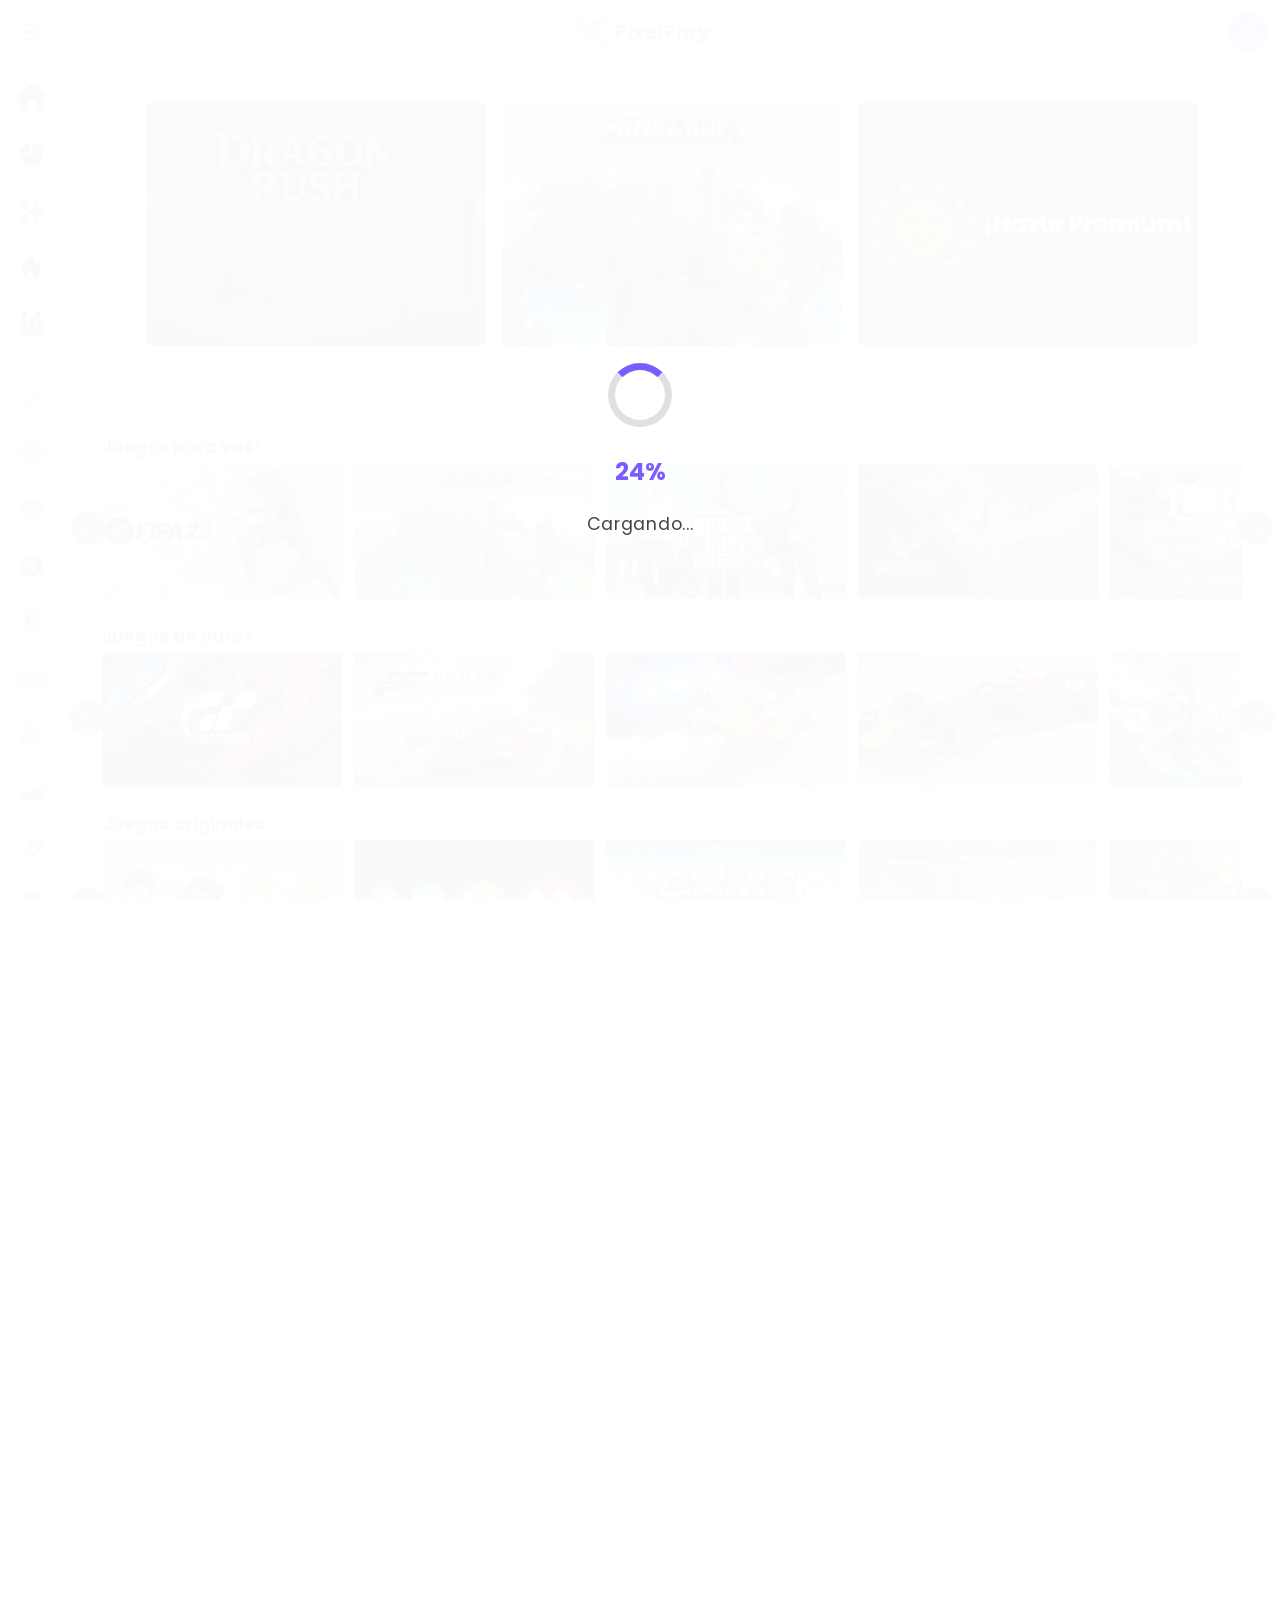
<file: TP5/index.html>
<!doctype html>
<html lang="es">
<head>
  <meta charset="utf-8" />
  <meta name="viewport" content="width=device-width, initial-scale=1" />
  <title>PixelPlay · Home</title>
  <link rel="icon" href="assets/logo.png" type="image/png" />
  <link rel="stylesheet" href="css/home.css" />
  <link href="https://fonts.googleapis.com/css2?family=Poppins:wght@300;400;500;600;700&display=swap" rel="stylesheet">
  
</head>
<body>
<div id="loading-overlay">
  <div class="loading-content">
    <div class="loading-spinner"></div>
    <div class="loading-percent" id="loading-percent">0%</div>
    <div class="loading-text">Cargando...</div>
  </div>
</div>
<div class="app">
  <header class="topbar">
    <div class="header-left">
      <a
        id="hamburger"
        class="logo"
        href="#"
        role="button"
        aria-label="MenuDeHamburguesa"
        aria-controls="sidebar"
        aria-expanded="false"
      >
        <img src="img/IconosHeader/IconoMenuHamburguesa.png" alt="Abrir menú lateral" />
      </a>
    </div>

    <div class="header-center">
      <a class="brand" href="index.html" aria-label="PixelPlay">
        <img src="img/IconosHeader/IconoLogoPixelPlay.png" alt="PixelPlay" />
        <span>PixelPlay</span>
      </a>
    </div>

    <div class="header-right">
      <button class="avatar" type="button" aria-label="Usuario">
        <!-- antes había un solo <img>; ahora agregamos ambos -->
        <img id="IconoUsuario2" src="img/IconosHeader/IconoUsuario2.png" alt="Usuario" />
        <img id="IconoUsuario"  src="img/IconosHeader/IconoUsuario.png"  alt="Usuario activo" />
      </button>
    </div>
  </header>

  <!-- Menú de usuario: ahora en el HTML -->
  <div id="user-menu" class="user-menu">
    <div class="user-menu-avatar">
      <img src="img/IconosHeader/IconoUsuario2.png" alt="Usuario" />
    </div>
    <ul class="user-menu-list">
      <li><a href="#">Perfil</a></li>
      <li><a href="#">Configuración</a></li>
      <li><a href="#">Unirse al premium</a></li>
      <li><a href="login.html" class="cerrar-sesion">Cerrar sesión</a></li>
    </ul>
  </div>
  <div class="layout">
    <aside id="sidebar" class="sidebar" aria-label="Navegación principal">
      <nav class="nav">
        <a class="nav-btn" href="index.html" aria-label="Inicio">
          <img src="img/IconosBarraLateral/IconoCasa.png" alt="Inicio" />
        </a>
        <a class="nav-btn" href="#" aria-label="Recientes">
          <img src="img/IconosBarraLateral/IconoReloj.png" alt="Recientes" />
        </a>
        <a class="nav-btn" href="#" aria-label="Nuevos">
          <img src="img/IconosBarraLateral/IconoEstrellas.png" alt="Nuevos" />
        </a>
        <a class="nav-btn" href="#" aria-label="De moda">
          <img src="img/IconosBarraLateral/IconoFuego.png" alt="De moda" />
        </a>
        <a class="nav-btn" href="#" aria-label="Multiplayer">
          <img src="img/IconosBarraLateral/IconoPersonas.png" alt="Multiplayer" />
        </a>
      </nav>
      <nav class="nav">
        <a class="nav-btn" href="#" aria-label="Acción">
          <img src="img/IconosBarraLateral/IconoEspada.png" alt="Acción" />
        </a>
        <a class="nav-btn" href="#" aria-label="Aventura">
          <img src="img/IconosBarraLateral/IconoBrujula.png" alt="Aventura" />
        </a>
        <a class="nav-btn" href="#" aria-label="Baloncesto">
          <img src="img/IconosBarraLateral/IconoPelotaBasket.png" alt="Baloncesto" />
        </a>
        <a class="nav-btn" href="#" aria-label="Billar">
          <img src="img/IconosBarraLateral/IconoBolaDe8.png" alt="Billar" />
        </a>
        <a class="nav-btn" href="#" aria-label="Cartas">
          <img src="img/IconosBarraLateral/IconoCartasPoker.png" alt="Cartas" />
        </a>
        <a class="nav-btn" href="#" aria-label="Controller">
          <img src="img/IconosBarraLateral/IconoJoystick.png" alt="Controller" />
        </a>
        <a class="nav-btn" href="#" aria-label="Defensa">
          <img src="img/IconosBarraLateral/IconoCastillo.png" alt="Defensa" />
        </a>
        <a class="nav-btn" href="#" aria-label="Carreras">
          <img src="img/IconosBarraLateral/IconoAuto.png" alt="Carreras" />
        </a>
        <a class="nav-btn" href="#" aria-label="Fútbol">
          <img src="img/IconosBarraLateral/IconoPelotaFutbol.png" alt="Fútbol" />
        </a>
        <a class="nav-btn" href="#" aria-label="Minecraft">
          <img src="img/IconosBarraLateral/IconoMinecraft.png" alt="Minecraft" />
        </a>
        <a class="nav-btn" href="#" aria-label="Motos">
          <img src="img/IconosBarraLateral/IconoMoto.png" alt="Motos" />
        </a>
        <a class="nav-btn" href="#" aria-label="CS:GO">
          <img src="img/IconosBarraLateral/IconoPistola.png" alt="CS:GO" />
        </a>
        <a class="nav-btn" href="#" aria-label="Terror">
          <img src="img/IconosBarraLateral/IconoFantasma.png" alt="Terror" />
        </a>
        <a class="nav-btn" href="#" aria-label="Disparo">
          <img src="img/IconosBarraLateral/IconoMira.png" alt="Disparo" />
        </a>
        <a class="nav-btn" href="#" aria-label="Deportes">
          <img src="img/IconosBarraLateral/IconoPelotaRugby.png" alt="Deportes" />
        </a>
      </nav>
    </aside>

    <main class="page" role="main">
      <section class="hero-carousel">
        <div class="hero-track" id="hero-track">
          <div class="hero-slide" id="hero-slide">
              <article class="hero-card hero-primary" id="hero-big">
                <a href="juego.html" class="hero-link" aria-label="Abrir Dragon Rush">
                  <img class="hero-logo" src="assetsJuego/menu/menubg.png" alt="dragonRush" loading="lazy" />
                  <img class="hero-hover-icon" src="img/IconosCard/IconoPlay.png" alt="Jugar" />
                  <div class="hero-title">Dragon Rush</div>
                </a>
              </article>
            <article class="hero-card hero-primary">
              <img src="img/imagenesCard/minecraft.jpeg" alt="Minecraft" loading="lazy" />
              <img class="hero-hover-icon" src="img/IconosCard/IconoPlay.png" alt="Jugar" />
              <div class="hero-title">Minecraft</div>
            </article>
            <article class="hero-card hero-promo">
              <img src="img/imagenesCard/premium.png" alt="Premium" loading="lazy" />
              <div class="hero-title">Premium</div>
            </article>
          </div>
        </div>
      </section>

      <!-- ===== RAILS (estáticos) ===== -->
      <section class="rail" aria-label="Lo más jugado">
        <header class="rail-head">
          <h2>Juegos para vos!</h2>
        </header>
        <button class="rail-arrow left" data-rail="rail-pop" aria-label="Anterior">&#8592;</button>
        <div class="rail-track" id="rail-pop">
          <article class="game-card" data-id="pop-1">
            <img class="card-img" src="img/imagenesCard/fifa23.webp" alt="FIFA 23" loading="lazy" />
            <img class="card-hover-icon" src="img/IconosCard/IconoPlay.png" alt="Jugar" />
            <div class="card-title">FIFA 23</div>
          </article>
          <article class="game-card" data-id="pop-2">
            <img class="card-img" src="img/imagenesCard/minecraft.jpeg" alt="Minecraft" loading="lazy" />
            <img class="card-hover-icon" src="img/IconosCard/IconoPlay.png" alt="Jugar" />
            <div class="card-title">Minecraft</div>
          </article>
          <article class="game-card" data-id="pop-3">
            <img class="card-img" src="img/imagenesCard/gta5.jpeg" alt="GTA V" loading="lazy" />
            <img class="card-hover-icon" src="img/IconosCard/IconoPlay.png" alt="Jugar" />
            <div class="card-title">GTA V</div>
          </article>
          <article class="game-card" data-id="pop-4">
            <img class="card-img" src="img/imagenesCard/valorant.jpeg" alt="Valorant" loading="lazy" />
            <img class="card-hover-icon" src="img/IconosCard/IconoPlay.png" alt="Jugar" />
            <div class="card-title">Valorant</div>
          </article>
          <article class="game-card" data-id="pop-5">
            <img class="card-img" src="img/imagenesCard/fortnite.jpeg" alt="Fortnite" loading="lazy" />
            <img class="card-hover-icon" src="img/IconosCard/IconoPlay.png" alt="Jugar" />
            <div class="card-title">Fortnite</div>
          </article>
          <article class="game-card" data-id="pop-6">
            <img class="card-img" src="img/imagenesCard/lol.jpeg" alt="League of Legends" loading="lazy" />
            <img class="card-hover-icon" src="img/IconosCard/IconoPlay.png" alt="Jugar" />
            <div class="card-title">League of Legends</div>
          </article>
          <article class="game-card" data-id="pop-7">
            <img class="card-img" src="img/imagenesCard/csgo.jpeg" alt="Counter Strike" loading="lazy" />
            <img class="card-hover-icon" src="img/IconosCard/IconoPlay.png" alt="Jugar" />
            <div class="card-title">Counter Strike</div>
          </article>
          <article class="game-card" data-id="pop-8">
            <img class="card-img" src="img/imagenesCard/amongus.jpeg" alt="Among Us" loading="lazy" />
            <img class="card-hover-icon" src="img/IconosCard/IconoPlay.png" alt="Jugar" />
            <div class="card-title">Among Us</div>
          </article>
        </div>
        <button class="rail-arrow right" data-rail="rail-pop" aria-label="Siguiente">&#8594;</button>
      </section>

      <section class="rail" aria-label="Juegos de autos">
        <header class="rail-head">
          <h2>Juegos de autos</h2>
        </header>
        <button class="rail-arrow left" data-rail="rail-cars" aria-label="Anterior">&#8592;</button>
        <div class="rail-track" id="rail-cars">
          <!-- CARS -->
          <article class="game-card" data-id="car-1">
            <img class="card-img" src="img/imagenesCard/granTurismo7.jpeg" alt="Gran Turismo 7" loading="lazy" />
            <img class="card-hover-icon" src="img/IconosCard/IconoPlay.png" alt="Jugar" />
            <div class="card-title">Gran Turismo 7</div>
          </article>
          <article class="game-card" data-id="car-2">
            <img class="card-img" src="img/imagenesCard/forza.jpeg" alt="Forza Horizon 5" loading="lazy" />
            <img class="card-hover-icon" src="img/IconosCard/IconoPlay.png" alt="Jugar" />
            <div class="card-title">Forza Horizon 5</div>
          </article>
          <article class="game-card" data-id="car-3">
            <img class="card-img" src="img/imagenesCard/nfs.jpeg" alt="Need for Speed Heat" loading="lazy" />
            <img class="card-hover-icon" src="img/IconosCard/IconoPlay.png" alt="Jugar" />
            <div class="card-title">Need for Speed Heat</div>
          </article>
          <article class="game-card" data-id="car-4">
            <img class="card-img" src="img/imagenesCard/f12022.jpeg" alt="F1 2022" loading="lazy" />
            <img class="card-hover-icon" src="img/IconosCard/IconoPlay.png" alt="Jugar" />
            <div class="card-title">F1 2022</div>
          </article>
          <article class="game-card" data-id="car-5">
            <img class="card-img" src="img/imagenesCard/mariokart.jpeg" alt="Mario Kart 8" loading="lazy" />
            <img class="card-hover-icon" src="img/IconosCard/IconoPlay.png" alt="Jugar" />
            <div class="card-title">Mario Kart 8</div>
          </article>
          <article class="game-card" data-id="car-6">
            <img class="card-img" src="img/imagenesCard/rl.jpeg" alt="Rocket League" loading="lazy" />
            <img class="card-hover-icon" src="img/IconosCard/IconoPlay.png" alt="Jugar" />
            <div class="card-title">Rocket League</div>
          </article>
          <article class="game-card" data-id="car-7">
            <img class="card-img" src="img/imagenesCard/wrc10.jpeg" alt="WRC 10" loading="lazy" />
            <img class="card-hover-icon" src="img/IconosCard/IconoPlay.png" alt="Jugar" />
            <div class="card-title">WRC 10</div>
          </article>
          <article class="game-card" data-id="car-8">
            <img class="card-img" src="img/imagenesCard/acorsa.jpeg" alt="Assetto Corsa" loading="lazy" />
            <img class="card-hover-icon" src="img/IconosCard/IconoPlay.png" alt="Jugar" />
            <div class="card-title">Assetto Corsa</div>
          </article>
        </div>
        <button class="rail-arrow right" data-rail="rail-cars" aria-label="Siguiente">&#8594;</button>
      </section>

      <section class="rail" aria-label="Juegos originales">
        <header class="rail-head">
          <h2>Juegos originales</h2>
        </header>
        <button class="rail-arrow left" data-rail="rail-orig" aria-label="Anterior">&#8592;</button>
        <div class="rail-track" id="rail-orig">
          <!-- ORIG -->
          <article class="game-card" data-id="ori-1">
            <img class="card-img" src="img/imagenesCard/juego12.jpeg" alt="Hades" loading="lazy" />
            <img class="card-hover-icon" src="img/IconosCard/IconoPlay.png" alt="Jugar" />
            <div class="card-title">Hades</div>
          </article>
          <article class="game-card" data-id="ori-2">
            <img class="card-img" src="img/imagenesCard/juego13.jpeg" alt="Celeste" loading="lazy" />
            <img class="card-hover-icon" src="img/IconosCard/IconoPlay.png" alt="Jugar" />
            <div class="card-title">Celeste</div>
          </article>
          <article class="game-card" data-id="ori-3">
            <img class="card-img" src="img/imagenesCard/juego16.jpeg" alt="Hollow Knight" loading="lazy" />
            <img class="card-hover-icon" src="img/IconosCard/IconoPlay.png" alt="Jugar" />
            <div class="card-title">Hollow Knight</div>
          </article>
          <article class="game-card" data-id="ori-4">
            <img class="card-img" src="img/imagenesCard/juego20.jpeg" alt="Undertale" loading="lazy" />
            <img class="card-hover-icon" src="img/IconosCard/IconoPlay.png" alt="Jugar" />
            <div class="card-title">Undertale</div>
          </article>
          <article class="game-card" data-id="ori-5">
            <img class="card-img" src="img/imagenesCard/juego18.jpeg" alt="Cuphead" loading="lazy" />
            <img class="card-hover-icon" src="img/IconosCard/IconoPlay.png" alt="Jugar" />
            <div class="card-title">Cuphead</div>
          </article>
          <article class="game-card" data-id="ori-6">
            <img class="card-img" src="img/imagenesCard/juego19.jpeg" alt="Ori and the Blind Forest" loading="lazy" />
            <img class="card-hover-icon" src="img/IconosCard/IconoPlay.png" alt="Jugar" />
            <div class="card-title">Ori and the Blind Forest</div>
          </article>
          <article class="game-card" data-id="ori-7">
            <img class="card-img" src="img/imagenesCard/juego3.jpeg" alt="Stardew Valley" loading="lazy" />
            <img class="card-hover-icon" src="img/IconosCard/IconoPlay.png" alt="Jugar" />
            <div class="card-title">Stardew Valley</div>
          </article>
          <article class="game-card" data-id="ori-8">
            <img class="card-img" src="img/imagenesCard/ludo.jpeg" alt="Ludo" loading="lazy" />
            <img class="card-hover-icon" src="img/IconosCard/IconoPlay.png" alt="Jugar" />
            <div class="card-title">Ludo</div>
          </article>
        </div>
        <button class="rail-arrow right" data-rail="rail-orig" aria-label="Siguiente">&#8594;</button>
      </section>

      <section class="rail rail--premium" aria-label="Sección Premium">
        <header class="rail-head">
          <h2>Sección Premium</h2>
        </header>
        <button class="rail-arrow left" data-rail="rail-premium" aria-label="Anterior">&#8592;</button>
        <div class="rail-track" id="rail-premium">
          <!-- PREMIUM -->
          <article class="game-card premium-hover" data-id="prem-1">
            <img class="card-img" src="img/imagenesCard/gwr.jpeg" alt="God of War Ragnarok" loading="lazy" />
            <img class="premium-badge" src="img/IconosCard/IconoPremium.png" alt="Premium" />
            <div class="premium-overlay">
              <span class="obtener-text">OBTENER</span>
              <span class="premium-title">God of War Ragnarok</span>
            </div>
            <div class="card-title">God of War Ragnarok</div>
          </article>
          <article class="game-card premium-hover" data-id="prem-2">
            <img class="card-img" src="img/imagenesCard/theLast2.jpeg" alt="The Last of Us Part II" loading="lazy" />
            <img class="premium-badge" src="img/IconosCard/IconoPremium.png" alt="Premium" />
            <div class="premium-overlay">
              <span class="obtener-text">OBTENER</span>
              <span class="premium-title">The Last of Us Part II</span>
            </div>
            <div class="card-title">The Last of Us Part II</div>
          </article>
          <article class="game-card premium-hover" data-id="prem-3">
            <img class="card-img" src="img/imagenesCard/juego21.jpeg" alt="Red Dead Redemption 2" loading="lazy" />
            <img class="premium-badge" src="img/IconosCard/IconoPremium.png" alt="Premium" />
            <div class="premium-overlay">
              <span class="obtener-text">OBTENER</span>
              <span class="premium-title">Red Dead Redemption 2</span>
            </div>
            <div class="card-title">Red Dead Redemption 2</div>
          </article>
          <article class="game-card premium-hover" data-id="prem-4">
            <img class="card-img" src="img/imagenesCard/elden.jpeg" alt="Elden Ring" loading="lazy" />
            <img class="premium-badge" src="img/IconosCard/IconoPremium.png" alt="Premium" />
            <div class="premium-overlay">
              <span class="obtener-text">OBTENER</span>
              <span class="premium-title">Elden Ring</span>
            </div>
            <div class="card-title">Elden Ring</div>
          </article>
          <article class="game-card premium-hover" data-id="prem-5">
            <img class="card-img" src="img/imagenesCard/cyberpunk.jpeg" alt="Cyberpunk 2077" loading="lazy" />
            <img class="premium-badge" src="img/IconosCard/IconoPremium.png" alt="Premium" />
            <div class="premium-overlay">
              <span class="obtener-text">OBTENER</span>
              <span class="premium-title">Cyberpunk 2077</span>
            </div>
            <div class="card-title">Cyberpunk 2077</div>
          </article>
          <article class="game-card premium-hover" data-id="prem-6">
            <img class="card-img" src="img/imagenesCard/horizonfw.jpeg" alt="Horizon Forbidden West" loading="lazy" />
            <img class="premium-badge" src="img/IconosCard/IconoPremium.png" alt="Premium" />
            <div class="premium-overlay">
              <span class="obtener-text">OBTENER</span>
              <span class="premium-title">Horizon Forbidden West</span>
            </div>
            <div class="card-title">Horizon Forbidden West</div>
          </article>
          <article class="game-card premium-hover" data-id="prem-7">
            <img class="card-img" src="img/imagenesCard/spidermanmm.jpeg" alt="Spider-Man Miles Morales" loading="lazy" />
            <img class="premium-badge" src="img/IconosCard/IconoPremium.png" alt="Premium" />
            <div class="premium-overlay">
              <span class="obtener-text">OBTENER</span>
              <span class="premium-title">Spider-Man Miles Morales</span>
            </div>
            <div class="card-title">Spider-Man Miles Morales</div>
          </article>
          <article class="game-card premium-hover" data-id="prem-8">
            <img class="card-img" src="img/imagenesCard/rev.jpeg" alt="Resident Evil Village" loading="lazy" />
            <img class="premium-badge" src="img/IconosCard/IconoPremium.png" alt="Premium" />
            <div class="premium-overlay">
              <span class="obtener-text">OBTENER</span>
              <span class="premium-title">Resident Evil Village</span>
            </div>
            <div class="card-title">Resident Evil Village</div>
          </article>
        </div>
        <button class="rail-arrow right" data-rail="rail-premium" aria-label="Siguiente">&#8594;</button>
      </section>

      <!-- Footer -->
      <footer class="site-footer">
        <div class="footer-main">
          <div class="footer-col footer-desc">
            <h4>Título</h4>
            <p>Llevá tu experiencia gamer al próximo nivel con nuestra plataforma. Descubrí, jugá y compartí en un mundo conectado por la pasión por los videojuegos.</p>
            <ul>
              <li><strong>Multiplataforma</strong><br>Accedé desde PC, consola o móvil con la misma cuenta.</li>
              <li><strong>Comunidad Online</strong><br>Unite a torneos, clanes y chats en vivo con jugadores de todo el mundo.</li>
              <li><strong>Game Streaming</strong><br>Mirá partidas en directo o transmití tus propios juegos con un clic.</li>
            </ul>
          </div>
          <div class="footer-col footer-features">
            <ul>
              <li><strong>Game Pass</strong><br>Suscribite para acceder a una librería con cientos de títulos nuevos y clásicos.</li>
              <li><strong>Eventos Exclusivos</strong><br>Participá en lanzamientos, betas anticipadas y promociones especiales.</li>
            </ul>
          </div>
          <div class="footer-flex">
            <div class="footer-col footer-links">
              <h4>Juegos</h4>
              <ul>
                <li><a href="#">Juegos</a></li>
                <li><a href="#">Categorías</a></li>
                <li><a href="#">Game Pass</a></li>
                <li><a href="#">Comunidad</a></li>
                <li><a href="#">Soporte</a></li>
                <li><a href="#">Noticias</a></li>
                <li><a href="#">Torneos</a></li>
                <li><a href="#">Blog</a></li>
              </ul>
            </div>
            <div class="footer-col footer-about">
              <h4>ABOUT</h4>
              <ul>
                <li><a href="#">Nosotros</a></li>
                <li><a href="#">Estudios asociados</a></li>
                <li><a href="#">Prensa</a></li>
                <li><a href="#">Oficinas</a></li>
                <li><a href="#">Carreras</a></li>
              </ul>
            </div>
          </div>
          <div class="footer-col footer-contact">
            <a href="#" class="footer-btn">CONTACTANOS</a>
            <div class="footer-phone">
              <span>📞</span> 1-800-GAMER-24
            </div>
          </div>
        </div>
        <div class="footer-bottom">
          <div class="footer-brand">
            <img src="img/IconosHeader/IconoLogoPixelPlay.png" alt="PixelPlay" style="height:32px;vertical-align:middle;">
            <span class="footer-brand-name">PixelPlay</span>
          </div>
          <div class="footer-legal">
            <a href="#">Términos de uso</a> |
            <a href="#">Política de privacidad</a> |
            <a href="#">Licencias</a>
            <span>© 2025 GamerWorld Inc. Todos los derechos reservados.</span>
          </div>
          <div class="footer-social">
            <a href="#" aria-label="Instagram"><img src="img/social/Instagram.png" alt="Instagram" /></a>
            <a href="#" aria-label="Email"><img src="img/social/Mail.png" alt="Email" /></a>
            <a href="#" aria-label="Twitter"><img src="img/social/Twitter.png" alt="Twitter" /></a>
            <a href="#" aria-label="YouTube"><img src="img/social/Youtube.png" alt="YouTube" /></a>
            <a href="#" aria-label="Facebook"><img src="img/social/Facebook.png" alt="Facebook" /></a>
          </div>
        </div>
      </footer>
    </main>
  </div>
</div>
</body>
<script src="jspages/home.js" defer></script>

</body>
</html>
</file>
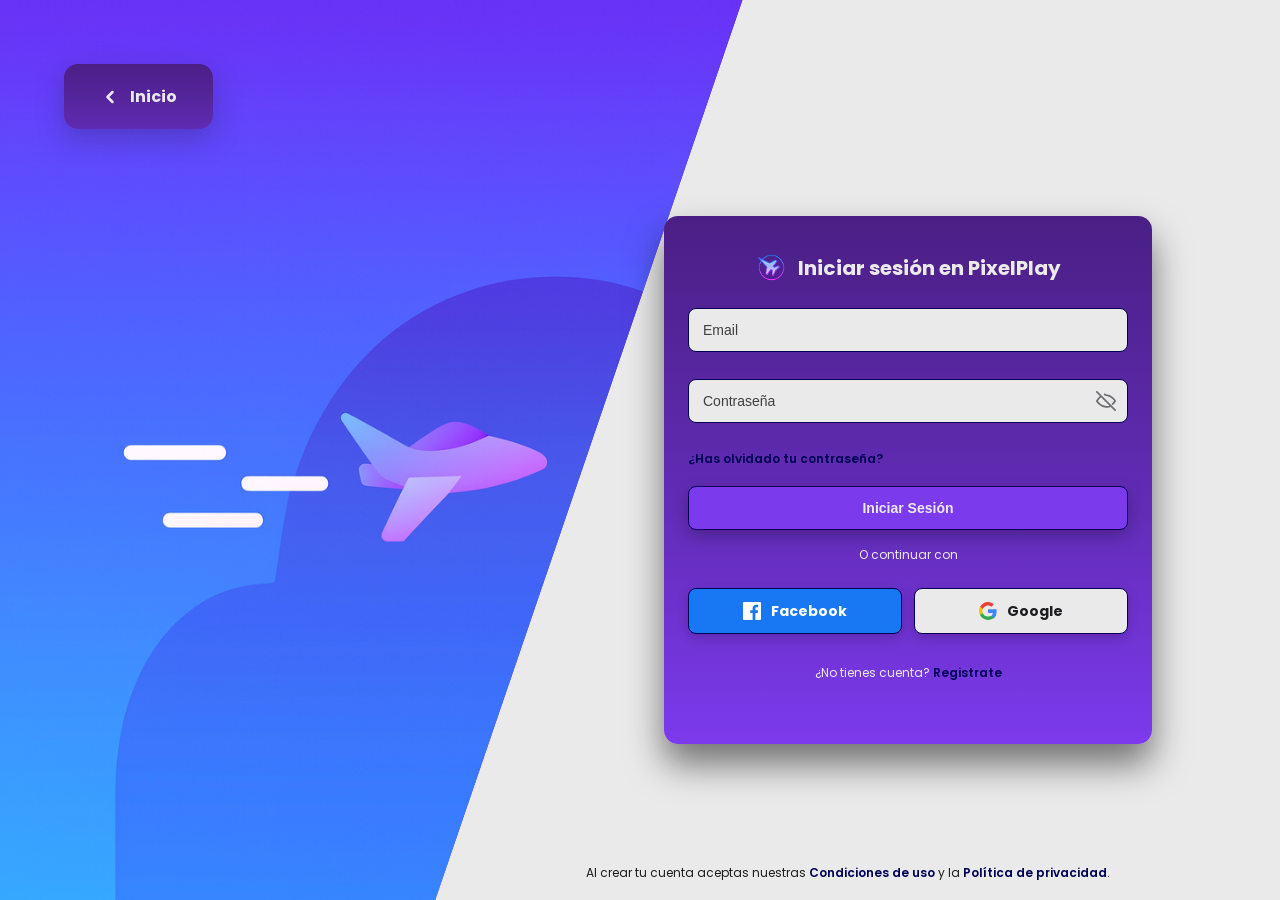
<file: login.html>
<!DOCTYPE html>
<html lang="es">
<head>
  <meta charset="UTF-8" />
  <meta name="viewport" content="width=device-width, initial-scale=1" />
  <title>PixelPlay · Iniciar Sesion</title>
  <!-- Carga de fuente Poppins (400,700) -->
  <link rel="preconnect" href="https://fonts.googleapis.com">
  <link rel="preconnect" href="https://fonts.gstatic.com" crossorigin>
  <link href="https://fonts.googleapis.com/css2?family=Poppins:wght@400;700&display=swap" rel="stylesheet">
  <link rel="stylesheet" href="css/loginRegister.css" />

  
</head>
<body>
  <div class="frame">
    <main class="bg-scene" aria-label="Fondo decorativo">
      <!-- Botón 'Inicio' -->
      <a class="btn-inicio" href="index.html" role="button" aria-label="Ir al inicio">
        <svg class="icon" viewBox="0 0 24 24" width="20" height="20" aria-hidden="true" focusable="false">
          <path d="M15 18L9 12L15 6" fill="none" stroke="currentColor" stroke-width="3" stroke-linecap="round" stroke-linejoin="round"/>
        </svg>
        Inicio
      </a>
      <!-- Fondo corte izquierdo -->
      <div class="left-bg" aria-hidden="true">
        <img class="plane" src="assets/imgIniciarSesion.png" alt="" aria-hidden="true" />
      </div>

      <!-- Frame inicio sesion-->
      <section class="right-slot" aria-label="Panel de inicio de sesión">
        <h2 class="card-title">
          <img class="icon" src="assets/logo.png" alt="" aria-hidden="true" />
          Iniciar sesión en PixelPlay
        </h2>
  <form class="auth-form" action="index.html" method="get" novalidate>
          <div class="field" id="email-field">
            <input id="email" type="email" name="email" placeholder="Email" aria-label="Email" autocomplete="email" aria-describedby="email-error" aria-invalid="false" required />
            <p class="error-text" id="email-error" role="alert" aria-live="polite"></p>
          </div>
          <div class="field" id="password-field">
            <input id="password" type="password" name="password" placeholder="Contraseña" aria-label="Contraseña" autocomplete="current-password" aria-describedby="password-error" aria-invalid="false" required />
            <button type="button" class="toggle-visibility" aria-label="Mostrar u ocultar contraseña" aria-pressed="false" data-visible="false">
              <svg class="icon-eye" viewBox="0 0 24 24" width="20" height="20" aria-hidden="true">
                <path d="M1 12s4-7 11-7 11 7 11 7-4 7-11 7S1 12 1 12Z" fill="none" stroke="currentColor" stroke-width="2" stroke-linecap="round" stroke-linejoin="round"/>
                <circle cx="12" cy="12" r="3" fill="currentColor"/>
              </svg>
              <svg class="icon-eye-off" viewBox="0 0 24 24" width="20" height="20" aria-hidden="true">
                <path d="M17.94 17.94A10.94 10.94 0 0 1 12 19c-7 0-11-7-11-7a21.59 21.59 0 0 1 5.06-5.94m4.25-2A10.94 10.94 0 0 1 12 5c7 0 11 7 11 7a21.59 21.59 0 0 1-3.22 3.88M1 1l22 22" fill="none" stroke="currentColor" stroke-width="2" stroke-linecap="round" stroke-linejoin="round"/>
              </svg>
            </button>
            <p class="error-text" id="password-error" role="alert" aria-live="polite"></p>
          </div>
          <a class="forgot-link" href="#">¿Has olvidado tu contraseña?</a>
          <button type="submit" class="btn-submit">Iniciar Sesión</button>
          <p class="continuar-text">O continuar con</p>
          <div class="social-auth">
            <a class="btn-social facebook" href="#" aria-label="Continuar con Facebook">
              <svg class="icon" viewBox="0 0 24 24" aria-hidden="true">
                <!-- Ícono de Facebook (app mark) -->
                <path fill="currentColor" d="M22.675 0h-21.35C.597 0 0 .597 0 1.337v21.326C0 23.403.597 24 1.325 24H12.82v-9.294H9.692V11.09h3.128V8.414c0-3.1 1.894-4.788 4.659-4.788 1.325 0 2.463.099 2.795.143v3.24h-1.918c-1.504 0-1.795.716-1.795 1.767v2.316h3.59l-.467 3.616h-3.123V24h6.127C23.403 24 24 23.403 24 22.663V1.337C24 .597 23.403 0 22.675 0z"/>
              </svg>
              <span>Facebook</span>
            </a>
            <a class="btn-social google" href="#" aria-label="Continuar con Google">
              <svg class="icon" viewBox="0 0 18 18" width="20" height="20" aria-hidden="true">
                <!-- Logo de Google (G común y simple) -->
                <path fill="#EA4335" d="M9 3.48c1.69 0 2.82.73 3.47 1.35l2.36-2.36C13.67.97 11.54 0 9 0 5.48 0 2.44 2.02 1 4.96l2.74 2.13C4.37 5.52 6.48 3.48 9 3.48z"/>
                <path fill="#4285F4" d="M17.64 9.2c0-.8-.07-1.39-.22-2H9v3.8h4.84c-.1.98-.62 2.45-1.78 3.44l2.72 2.11c1.58-1.46 2.86-3.74 2.86-7.35z"/>
                <path fill="#FBBC05" d="M3.73 10.99A5.52 5.52 0 0 1 3.45 9c0-.69.12-1.35.28-1.99L1 4.87A9.066 9.066 0 0 0 0 9c0 1.45.35 2.82.96 4.02l2.77-2.03z"/>
                <path fill="#34A853" d="M9 18c2.43 0 4.47-.8 5.96-2.17l-2.72-2.11c-.73.51-1.72.86-3.24.86a5.61 5.61 0 0 1-5.3-3.59L.96 13.02C2.39 15.98 5.45 18 9 18z"/>
              </svg>
              <span>Google</span>
            </a>
          </div>
          <p class="signup-hint">¿No tienes cuenta? <a class="signup-link" href="register.html">Registrate</a></p>
        </form>
      </section>
      <!-- Texto legal inferior derecho (fuera del formulario) -->
      <p class="legal">Al crear tu cuenta aceptas nuestras <a href="#">Condiciones de uso</a> y la <a href="#">Política de privacidad</a>.</p>
    </main>
  </div>
  <script type="module" src="js/pages/login.js"></script>
</body>
</html>
</file>
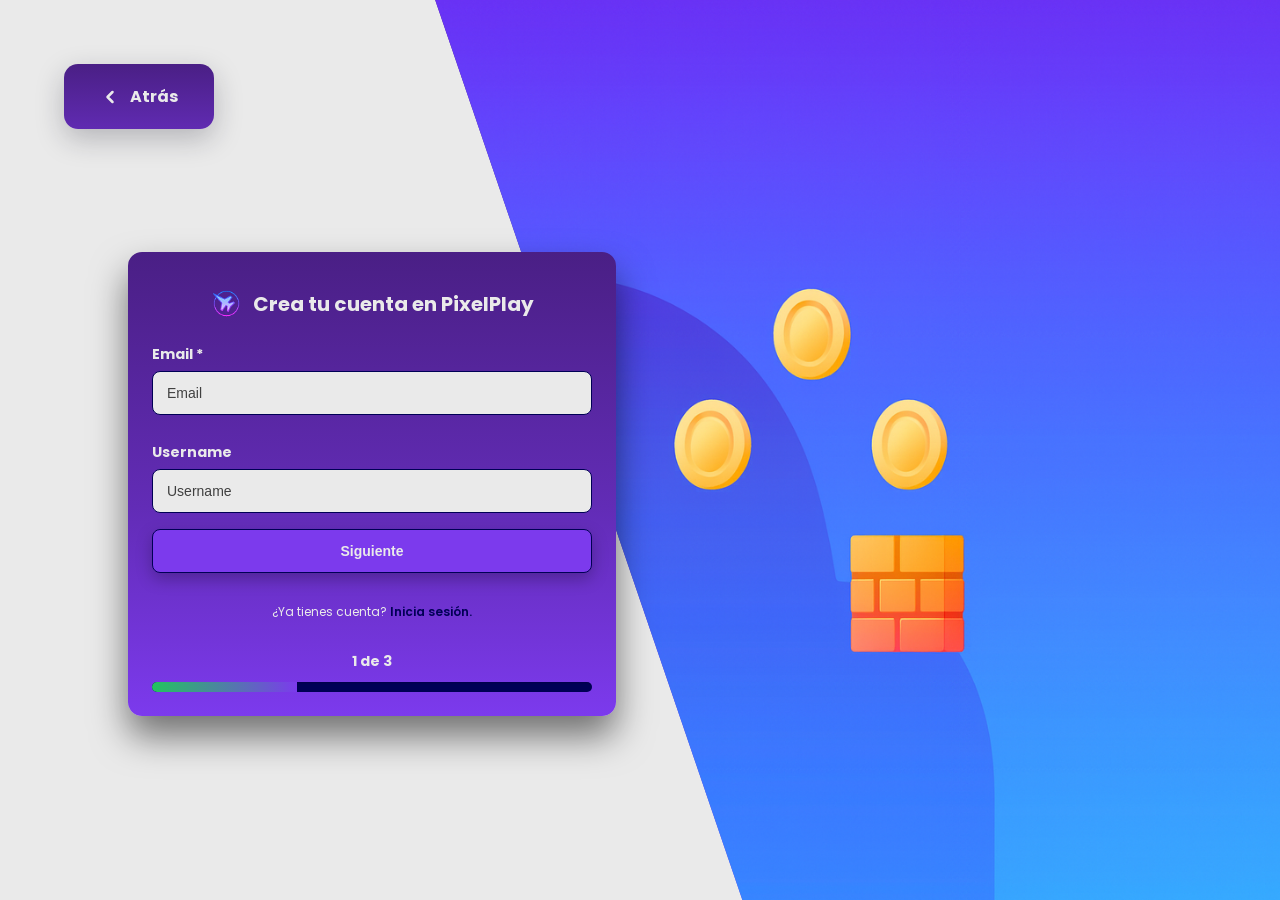
<file: register.html>
<!DOCTYPE html>
<html lang="en">
<head>
    <meta charset="UTF-8">
    <meta name="viewport" content="width=device-width, initial-scale=1.0">
    <title>PixelPlay · Registrarse </title>
     <!-- Carga de fuente Poppins (400,700) -->
  <link rel="preconnect" href="https://fonts.googleapis.com">
  <link rel="preconnect" href="https://fonts.gstatic.com" crossorigin>
  <link href="https://fonts.googleapis.com/css2?family=Poppins:wght@400;700&display=swap" rel="stylesheet">
  <link rel="stylesheet" href="css/loginRegister.css" />
</head>
<body>
  <div class="frame">
    <main class="bg-scene" aria-label="Fondo decorativo">
      <!-- Botón 'Atrás' -->
      <a class="btn-inicio" href="#" role="button" aria-label="Volver">
        <svg class="icon" viewBox="0 0 24 24" width="20" height="20" aria-hidden="true" focusable="false">
          <path d="M15 18L9 12L15 6" fill="none" stroke="currentColor" stroke-width="3" stroke-linecap="round" stroke-linejoin="round"/>
        </svg>
        Atrás
      </a>
      <!-- Fondo corte derecho -->
      <div class="right-bg" aria-hidden="true">
        <img class="plane" src="assets/imgIniciarSesion.png" alt="" aria-hidden="true" />
      </div>
      <!-- Frame izquierdo con gradiente (contenedor) -->
      <section class="left-slot" aria-label="Panel de registro">
        <h2 class="card-title">
          <img class="icon" src="assets/logo.png" alt="" aria-hidden="true" />
          Crea tu cuenta en PixelPlay
        </h2>
        <form class="auth-form" action="#" method="post" novalidate>
          <!-- Paso 1: Email y Username -->
          <div class="step step-1 is-active" data-step="1">
            <div class="field" id="reg-email-field">
              <label for="email">Email <span aria-hidden="true">*</span></label>
              <input id="email" type="email" name="email" placeholder="Email" autocomplete="email" aria-describedby="email-error" aria-invalid="false" required />
              <p class="error-text" id="email-error" role="alert" aria-live="polite"></p>
            </div>
            <div class="field" id="reg-username-field">
              <label for="reg-username">Username</label>
              <input id="reg-username" type="text" name="username" placeholder="Username" autocomplete="username" />
            </div>
          </div>

          <!-- Paso 2: Datos personales -->
          <div class="step step-2" data-step="2" hidden>
            <div class="field" id="first-name-field">
              <label for="first-name">Nombre <span aria-hidden="true"></span></label>
              <input id="first-name" type="text" name="firstName" placeholder="Nombre" aria-invalid="false" />
            </div>
            <div class="field" id="last-name-field">
              <label for="last-name">Apellido <span aria-hidden="true"></span></label>
              <input id="last-name" type="text" name="lastName" placeholder="Apellido" aria-invalid="false" />
            </div>
            <div class="field" id="age-field">
              <label for="age">Edad <span aria-hidden="true">*</span></label>
              <input id="age" type="number" name="age" placeholder="Edad" min="1" step="1" aria-describedby="age-error" aria-invalid="false" required />
              <p class="error-text" id="age-error" role="alert" aria-live="polite"></p>
            </div>
          </div>

          <!-- Paso 3: Crear contraseña y captcha -->
          <div class="step step-3" data-step="3" hidden>
            <div class="field" id="reg-password-field">
              <label for="reg-password">Contraseña <span aria-hidden="true">*</span></label>
              <input id="reg-password" type="password" name="password" placeholder="Contraseña" aria-invalid="false" aria-describedby="reg-password-error" />
              <button type="button" class="toggle-visibility" aria-pressed="false" aria-label="Mostrar contraseña">
                <svg class="icon-eye" viewBox="0 0 24 24" width="20" height="20" aria-hidden="true"><path d="M1 12s4-7 11-7 11 7 11 7-4 7-11 7S1 12 1 12Z" fill="none" stroke="currentColor" stroke-width="2"/><circle cx="12" cy="12" r="3" fill="none" stroke="currentColor" stroke-width="2"/></svg>
                <svg class="icon-eye-off" viewBox="0 0 24 24" width="20" height="18" aria-hidden="true"><path d="M17.94 17.94A10.94 10.94 0 0 1 12 20C5 20 1 12 1 12a21.78 21.78 0 0 1 5.11-6.11M9.9 4.24A10.94 10.94 0 0 1 12 4c7 0 11 8 11 8a21.82 21.82 0 0 1-4.87 6.14M1 1l22 22" fill="none" stroke="currentColor" stroke-width="2"/></svg>
              </button>
              <p class="error-text" id="reg-password-error" role="alert" aria-live="polite"></p>
            </div>

            <div class="field" id="reg-password2-field">
              <label for="reg-password2">Repetir la contraseña <span aria-hidden="true">*</span></label>
              <input id="reg-password2" type="password" name="password2" placeholder="Contraseña" aria-invalid="false" aria-describedby="reg-password2-error" />
              <button type="button" class="toggle-visibility" aria-pressed="false" aria-label="Mostrar contraseña">
                <svg class="icon-eye" viewBox="0 0 24 24" width="18" height="18" aria-hidden="true"><path d="M1 12s4-7 11-7 11 7 11 7-4 7-11 7S1 12 1 12Z" fill="none" stroke="currentColor" stroke-width="2"/><circle cx="12" cy="12" r="3" fill="none" stroke="currentColor" stroke-width="2"/></svg>
                <svg class="icon-eye-off" viewBox="0 0 24 24" width="18" height="18" aria-hidden="true"><path d="M17.94 17.94A10.94 10.94 0 0 1 12 20C5 20 1 12 1 12a21.78 21.78 0 0 1 5.11-6.11M9.9 4.24A10.94 10.94 0 0 1 12 4c7 0 11 8 11 8a21.82 21.82 0 0 1-4.87 6.14M1 1l22 22" fill="none" stroke="currentColor" stroke-width="2"/></svg>
              </button>
              <p class="error-text" id="reg-password2-error" role="alert" aria-live="polite"></p>
            </div>
            <!-- Captcha  -->
            <div class="captcha-box" role="group" aria-label="Verificación captcha">
              <label class="captcha-left" for="captcha-check">
                <input id="captcha-check" type="checkbox" name="captcha" />
                <span>No soy un robot</span>
              </label>
              <div class="captcha-right" aria-hidden="true">
                <div class="captcha-logo" title="reCAPTCHA"></div>
                <div class="captcha-meta">
                  <div class="captcha-brand">reCAPTCHA</div>
                  <div class="captcha-links"><a href="#">Privacidad</a> · <a href="#">Condiciones</a></div>
                </div>
              </div>
            </div>
          </div>

          <button type="button" class="btn-submit">Siguiente</button>
          <p class="signup-hint">¿Ya tienes cuenta? <a class="forgot-link" href="login.html">Inicia sesión.</a></p>
        </form>
        <!-- Progreso del registro -->
        <div class="progress" aria-label="Progreso del registro">
          <div class="progress-status" aria-live="polite"><strong>1 de 3</strong></div>
          <div class="progress-bar" role="progressbar" aria-label="Paso actual" aria-valuemin="0" aria-valuemax="100" aria-valuenow="33">
            <span class="progress-fill step-1"></span>
          </div>
        </div>
        <!-- Overlay de éxito -->
        <div class="register-success" aria-live="polite" aria-hidden="true">
          <div class="success-card" role="status">
            <div class="success-check" aria-hidden="true">
              <svg viewBox="0 0 24 24" fill="none" stroke="currentColor" stroke-width="3" stroke-linecap="round" stroke-linejoin="round">
                <path d="M20 6L9 17l-5-5" />
              </svg>
            </div>
            <div class="success-text">Registro completado</div>
            <p><a class="forgot-link" href="login.html">Inicia sesión.</a></p>
          </div>
        </div>
      </section>
    </main>
  </div>
      <script type="module" src="js/pages/register.js"></script>
</body>
</html>
</file>
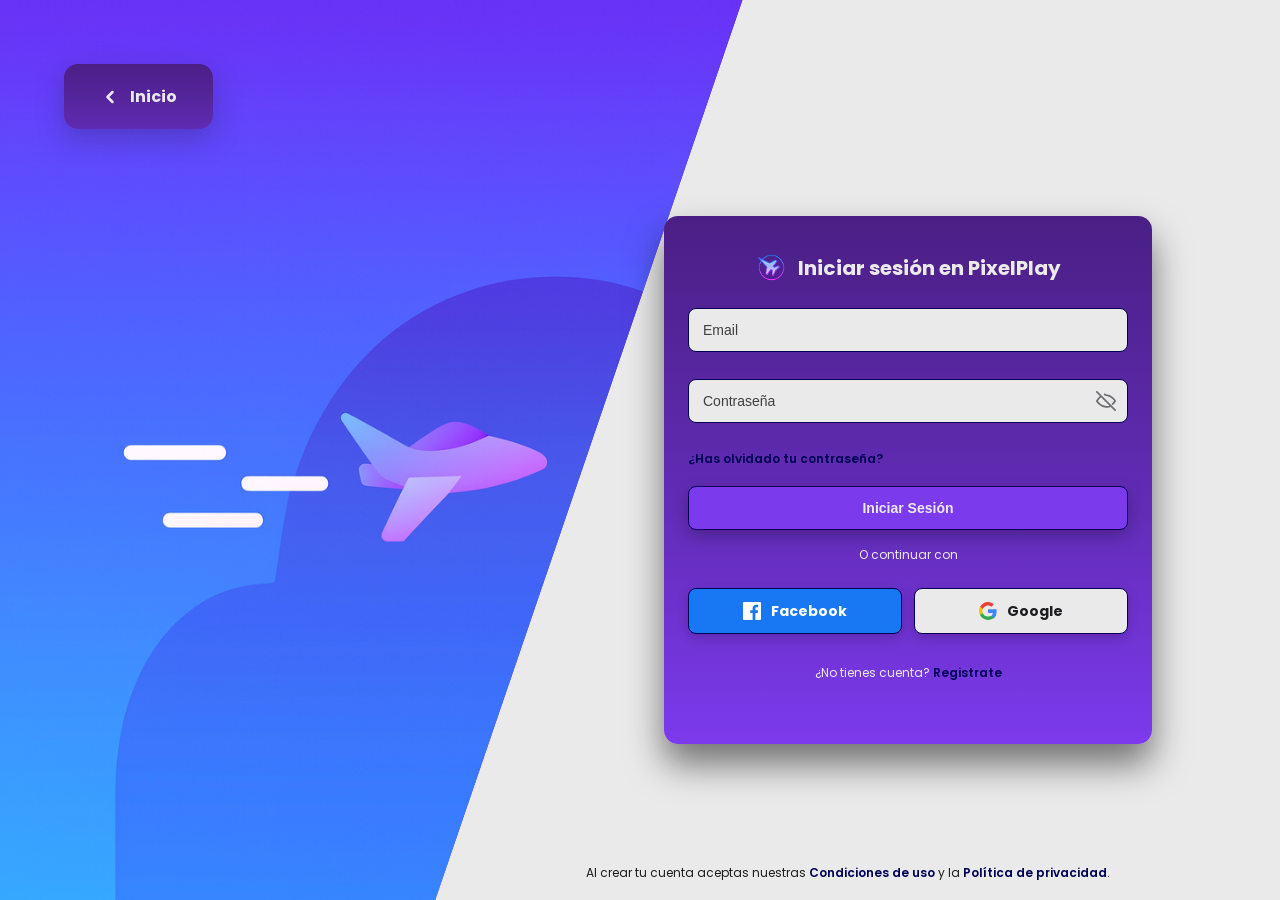
<file: TP2/login.html>
<!DOCTYPE html>
<html lang="es">
<head>
  <meta charset="UTF-8" />
  <meta name="viewport" content="width=device-width, initial-scale=1" />
  <title>PixelPlay · Iniciar Sesion</title>
  <link rel="icon" href="assets/logo.png" type="image/png" />
  <!-- Carga de fuente Poppins (400,700) -->
  <link rel="preconnect" href="https://fonts.googleapis.com">
  <link rel="preconnect" href="https://fonts.gstatic.com" crossorigin>
  <link href="https://fonts.googleapis.com/css2?family=Poppins:wght@400;700&display=swap" rel="stylesheet">
  <link rel="stylesheet" href="css/loginRegister.css" />

  
</head>
<body>
  <div class="frame">
    <main class="bg-scene" aria-label="Fondo decorativo">
      <!-- Botón 'Inicio' -->
      <a class="btn-inicio" href="index.html" role="button" aria-label="Ir al inicio">
        <svg class="icon" viewBox="0 0 24 24" width="20" height="20" aria-hidden="true" focusable="false">
          <path d="M15 18L9 12L15 6" fill="none" stroke="currentColor" stroke-width="3" stroke-linecap="round" stroke-linejoin="round"/>
        </svg>
        Inicio
      </a>
      <!-- Fondo corte izquierdo -->
      <div class="left-bg" aria-hidden="true">
        <img class="plane" src="assets/imgIniciarSesion.png" alt="" aria-hidden="true" />
      </div>

      <!-- Frame inicio sesion-->
      <section class="right-slot" aria-label="Panel de inicio de sesión">
        <h2 class="card-title">
          <img class="icon" src="assets/logo.png" alt="" aria-hidden="true" />
          Iniciar sesión en PixelPlay
        </h2>
  <form class="auth-form" action="index.html" method="get" novalidate>
          <div class="field" id="email-field">
            <input id="email" type="email" name="email" placeholder="Email" aria-label="Email" autocomplete="email" aria-describedby="email-error" aria-invalid="false" required />
            <p class="error-text" id="email-error" role="alert" aria-live="polite"></p>
          </div>
          <div class="field" id="password-field">
            <input id="password" type="password" name="password" placeholder="Contraseña" aria-label="Contraseña" autocomplete="current-password" aria-describedby="password-error" aria-invalid="false" required />
            <button type="button" class="toggle-visibility" aria-label="Mostrar u ocultar contraseña" aria-pressed="false" data-visible="false">
              <svg class="icon-eye" viewBox="0 0 24 24" width="20" height="20" aria-hidden="true">
                <path d="M1 12s4-7 11-7 11 7 11 7-4 7-11 7S1 12 1 12Z" fill="none" stroke="currentColor" stroke-width="2" stroke-linecap="round" stroke-linejoin="round"/>
                <circle cx="12" cy="12" r="3" fill="currentColor"/>
              </svg>
              <svg class="icon-eye-off" viewBox="0 0 24 24" width="20" height="20" aria-hidden="true">
                <path d="M17.94 17.94A10.94 10.94 0 0 1 12 19c-7 0-11-7-11-7a21.59 21.59 0 0 1 5.06-5.94m4.25-2A10.94 10.94 0 0 1 12 5c7 0 11 7 11 7a21.59 21.59 0 0 1-3.22 3.88M1 1l22 22" fill="none" stroke="currentColor" stroke-width="2" stroke-linecap="round" stroke-linejoin="round"/>
              </svg>
            </button>
            <p class="error-text" id="password-error" role="alert" aria-live="polite"></p>
          </div>
          <a class="forgot-link" href="#">¿Has olvidado tu contraseña?</a>
          <button type="submit" class="btn-submit">Iniciar Sesión</button>
          <p class="continuar-text">O continuar con</p>
          <div class="social-auth">
            <a class="btn-social facebook" href="#" aria-label="Continuar con Facebook">
              <svg class="icon" viewBox="0 0 24 24" aria-hidden="true">
                <!-- Ícono de Facebook (app mark) -->
                <path fill="currentColor" d="M22.675 0h-21.35C.597 0 0 .597 0 1.337v21.326C0 23.403.597 24 1.325 24H12.82v-9.294H9.692V11.09h3.128V8.414c0-3.1 1.894-4.788 4.659-4.788 1.325 0 2.463.099 2.795.143v3.24h-1.918c-1.504 0-1.795.716-1.795 1.767v2.316h3.59l-.467 3.616h-3.123V24h6.127C23.403 24 24 23.403 24 22.663V1.337C24 .597 23.403 0 22.675 0z"/>
              </svg>
              <span>Facebook</span>
            </a>
            <a class="btn-social google" href="#" aria-label="Continuar con Google">
              <svg class="icon" viewBox="0 0 18 18" width="20" height="20" aria-hidden="true">
                <!-- Logo de Google (G común y simple) -->
                <path fill="#EA4335" d="M9 3.48c1.69 0 2.82.73 3.47 1.35l2.36-2.36C13.67.97 11.54 0 9 0 5.48 0 2.44 2.02 1 4.96l2.74 2.13C4.37 5.52 6.48 3.48 9 3.48z"/>
                <path fill="#4285F4" d="M17.64 9.2c0-.8-.07-1.39-.22-2H9v3.8h4.84c-.1.98-.62 2.45-1.78 3.44l2.72 2.11c1.58-1.46 2.86-3.74 2.86-7.35z"/>
                <path fill="#FBBC05" d="M3.73 10.99A5.52 5.52 0 0 1 3.45 9c0-.69.12-1.35.28-1.99L1 4.87A9.066 9.066 0 0 0 0 9c0 1.45.35 2.82.96 4.02l2.77-2.03z"/>
                <path fill="#34A853" d="M9 18c2.43 0 4.47-.8 5.96-2.17l-2.72-2.11c-.73.51-1.72.86-3.24.86a5.61 5.61 0 0 1-5.3-3.59L.96 13.02C2.39 15.98 5.45 18 9 18z"/>
              </svg>
              <span>Google</span>
            </a>
          </div>
          <p class="signup-hint">¿No tienes cuenta? <a class="signup-link" href="register.html">Registrate</a></p>
        </form>
      </section>
      <!-- Texto legal inferior derecho (fuera del formulario) -->
      <p class="legal">Al crear tu cuenta aceptas nuestras <a href="#">Condiciones de uso</a> y la <a href="#">Política de privacidad</a>.</p>
    </main>
  </div>
  <script type="module" src="js/pages/login.js"></script>
</body>
</html>
</file>
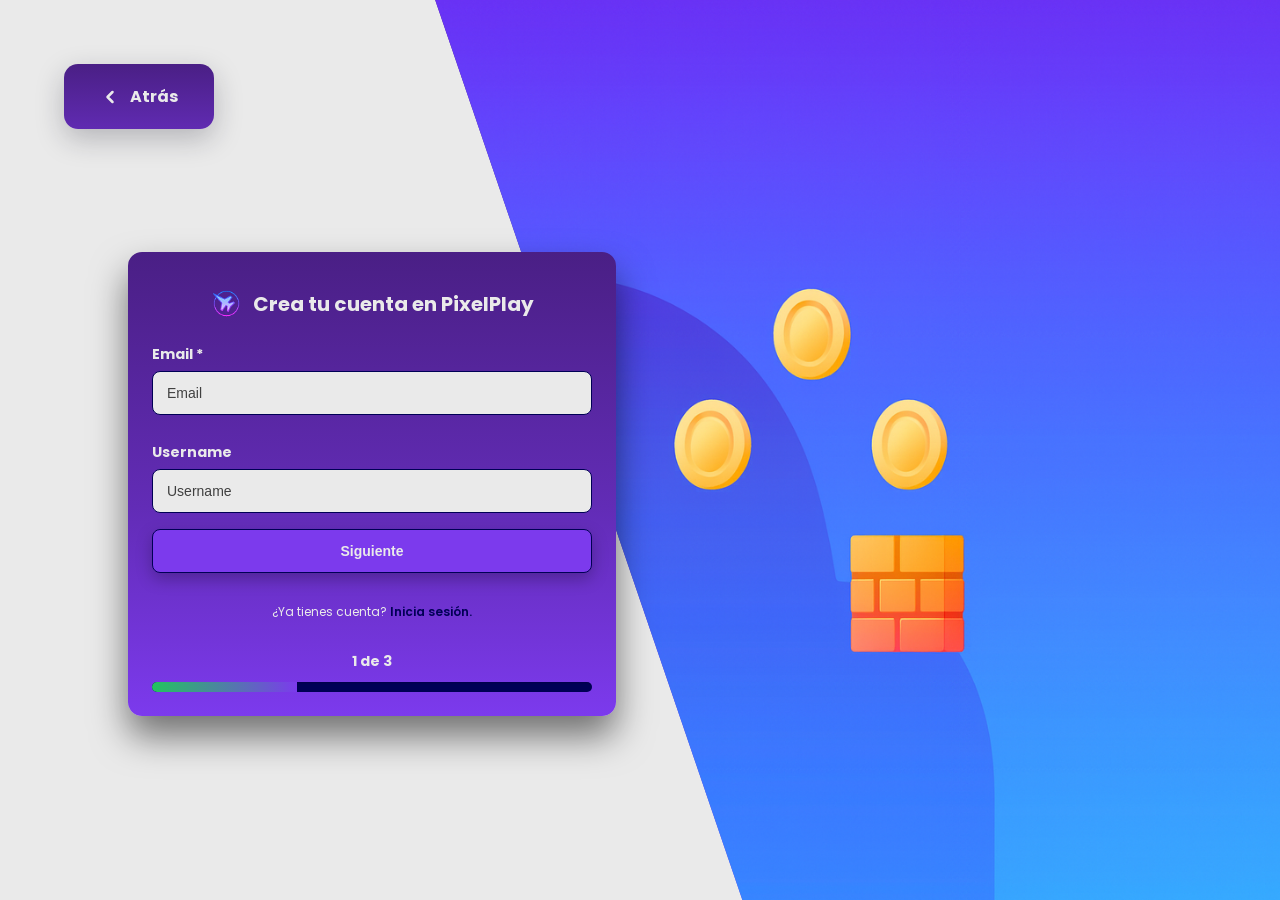
<file: TP2/register.html>
<!DOCTYPE html>
<html lang="en">
<head>
    <meta charset="UTF-8">
    <meta name="viewport" content="width=device-width, initial-scale=1.0">
    <title>PixelPlay · Registrarse </title>
    <link rel="icon" href="assets/logo.png" type="image/png" />
     <!-- Carga de fuente Poppins (400,700) -->
  <link rel="preconnect" href="https://fonts.googleapis.com">
  <link rel="preconnect" href="https://fonts.gstatic.com" crossorigin>
  <link href="https://fonts.googleapis.com/css2?family=Poppins:wght@400;700&display=swap" rel="stylesheet">
  <link rel="stylesheet" href="css/loginRegister.css" />
</head>
<body>
  <div class="frame">
    <main class="bg-scene" aria-label="Fondo decorativo">
      <!-- Botón 'Atrás' -->
      <a class="btn-inicio" href="#" role="button" aria-label="Volver">
        <svg class="icon" viewBox="0 0 24 24" width="20" height="20" aria-hidden="true" focusable="false">
          <path d="M15 18L9 12L15 6" fill="none" stroke="currentColor" stroke-width="3" stroke-linecap="round" stroke-linejoin="round"/>
        </svg>
        Atrás
      </a>
      <!-- Fondo corte derecho -->
      <div class="right-bg" aria-hidden="true">
        <img class="plane" src="assets/imgIniciarSesion.png" alt="" aria-hidden="true" />
      </div>
      <!-- Frame izquierdo con gradiente (contenedor) -->
      <section class="left-slot" aria-label="Panel de registro">
        <h2 class="card-title">
          <img class="icon" src="assets/logo.png" alt="" aria-hidden="true" />
          Crea tu cuenta en PixelPlay
        </h2>
        <form class="auth-form" action="#" method="post" novalidate>
          <!-- Paso 1: Email y Username -->
          <div class="step step-1 is-active" data-step="1">
            <div class="field" id="reg-email-field">
              <label for="email">Email <span aria-hidden="true">*</span></label>
              <input id="email" type="email" name="email" placeholder="Email" autocomplete="email" aria-describedby="email-error" aria-invalid="false" required />
              <p class="error-text" id="email-error" role="alert" aria-live="polite"></p>
            </div>
            <div class="field" id="reg-username-field">
              <label for="reg-username">Username</label>
              <input id="reg-username" type="text" name="username" placeholder="Username" autocomplete="username" />
            </div>
          </div>

          <!-- Paso 2: Datos personales -->
          <div class="step step-2" data-step="2" hidden>
            <div class="field" id="first-name-field">
              <label for="first-name">Nombre <span aria-hidden="true"></span></label>
              <input id="first-name" type="text" name="firstName" placeholder="Nombre" aria-invalid="false" />
            </div>
            <div class="field" id="last-name-field">
              <label for="last-name">Apellido <span aria-hidden="true"></span></label>
              <input id="last-name" type="text" name="lastName" placeholder="Apellido" aria-invalid="false" />
            </div>
            <div class="field" id="age-field">
              <label for="age">Edad <span aria-hidden="true">*</span></label>
              <input id="age" type="number" name="age" placeholder="Edad" min="1" step="1" aria-describedby="age-error" aria-invalid="false" required />
              <p class="error-text" id="age-error" role="alert" aria-live="polite"></p>
            </div>
          </div>

          <!-- Paso 3: Crear contraseña y captcha -->
          <div class="step step-3" data-step="3" hidden>
            <div class="field" id="reg-password-field">
              <label for="reg-password">Contraseña <span aria-hidden="true">*</span></label>
              <input id="reg-password" type="password" name="password" placeholder="Contraseña" aria-invalid="false" aria-describedby="reg-password-error" />
              <button type="button" class="toggle-visibility" aria-pressed="false" aria-label="Mostrar contraseña">
                <svg class="icon-eye" viewBox="0 0 24 24" width="20" height="20" aria-hidden="true"><path d="M1 12s4-7 11-7 11 7 11 7-4 7-11 7S1 12 1 12Z" fill="none" stroke="currentColor" stroke-width="2"/><circle cx="12" cy="12" r="3" fill="none" stroke="currentColor" stroke-width="2"/></svg>
                <svg class="icon-eye-off" viewBox="0 0 24 24" width="20" height="18" aria-hidden="true"><path d="M17.94 17.94A10.94 10.94 0 0 1 12 20C5 20 1 12 1 12a21.78 21.78 0 0 1 5.11-6.11M9.9 4.24A10.94 10.94 0 0 1 12 4c7 0 11 8 11 8a21.82 21.82 0 0 1-4.87 6.14M1 1l22 22" fill="none" stroke="currentColor" stroke-width="2"/></svg>
              </button>
              <p class="error-text" id="reg-password-error" role="alert" aria-live="polite"></p>
            </div>

            <div class="field" id="reg-password2-field">
              <label for="reg-password2">Repetir la contraseña <span aria-hidden="true">*</span></label>
              <input id="reg-password2" type="password" name="password2" placeholder="Contraseña" aria-invalid="false" aria-describedby="reg-password2-error" />
              <button type="button" class="toggle-visibility" aria-pressed="false" aria-label="Mostrar contraseña">
                <svg class="icon-eye" viewBox="0 0 24 24" width="18" height="18" aria-hidden="true"><path d="M1 12s4-7 11-7 11 7 11 7-4 7-11 7S1 12 1 12Z" fill="none" stroke="currentColor" stroke-width="2"/><circle cx="12" cy="12" r="3" fill="none" stroke="currentColor" stroke-width="2"/></svg>
                <svg class="icon-eye-off" viewBox="0 0 24 24" width="18" height="18" aria-hidden="true"><path d="M17.94 17.94A10.94 10.94 0 0 1 12 20C5 20 1 12 1 12a21.78 21.78 0 0 1 5.11-6.11M9.9 4.24A10.94 10.94 0 0 1 12 4c7 0 11 8 11 8a21.82 21.82 0 0 1-4.87 6.14M1 1l22 22" fill="none" stroke="currentColor" stroke-width="2"/></svg>
              </button>
              <p class="error-text" id="reg-password2-error" role="alert" aria-live="polite"></p>
            </div>
            <!-- Captcha  -->
            <div class="captcha-box" role="group" aria-label="Verificación captcha">
              <label class="captcha-left" for="captcha-check">
                <input id="captcha-check" type="checkbox" name="captcha" />
                <span>No soy un robot</span>
              </label>
              <div class="captcha-right" aria-hidden="true">
                <div class="captcha-logo" title="reCAPTCHA"></div>
                <div class="captcha-meta">
                  <div class="captcha-brand">reCAPTCHA</div>
                  <div class="captcha-links"><a href="#">Privacidad</a> · <a href="#">Condiciones</a></div>
                </div>
              </div>
            </div>
          </div>

          <button type="button" class="btn-submit">Siguiente</button>
          <p class="signup-hint">¿Ya tienes cuenta? <a class="forgot-link" href="login.html">Inicia sesión.</a></p>
        </form>
        <!-- Progreso del registro -->
        <div class="progress" aria-label="Progreso del registro">
          <div class="progress-status" aria-live="polite"><strong>1 de 3</strong></div>
          <div class="progress-bar" role="progressbar" aria-label="Paso actual" aria-valuemin="0" aria-valuemax="100" aria-valuenow="33">
            <span class="progress-fill step-1"></span>
          </div>
        </div>
        <!-- Overlay de éxito -->
        <div class="register-success" aria-live="polite" aria-hidden="true">
          <div class="success-card" role="status">
            <div class="success-check" aria-hidden="true">
              <svg viewBox="0 0 24 24" fill="none" stroke="currentColor" stroke-width="3" stroke-linecap="round" stroke-linejoin="round">
                <path d="M20 6L9 17l-5-5" />
              </svg>
            </div>
            <div class="success-text">Registro completado</div>
            <p><a class="forgot-link" href="login.html">Inicia sesión.</a></p>
          </div>
        </div>
      </section>
    </main>
  </div>
      <script type="module" src="js/pages/register.js"></script>
</body>
</html>
</file>
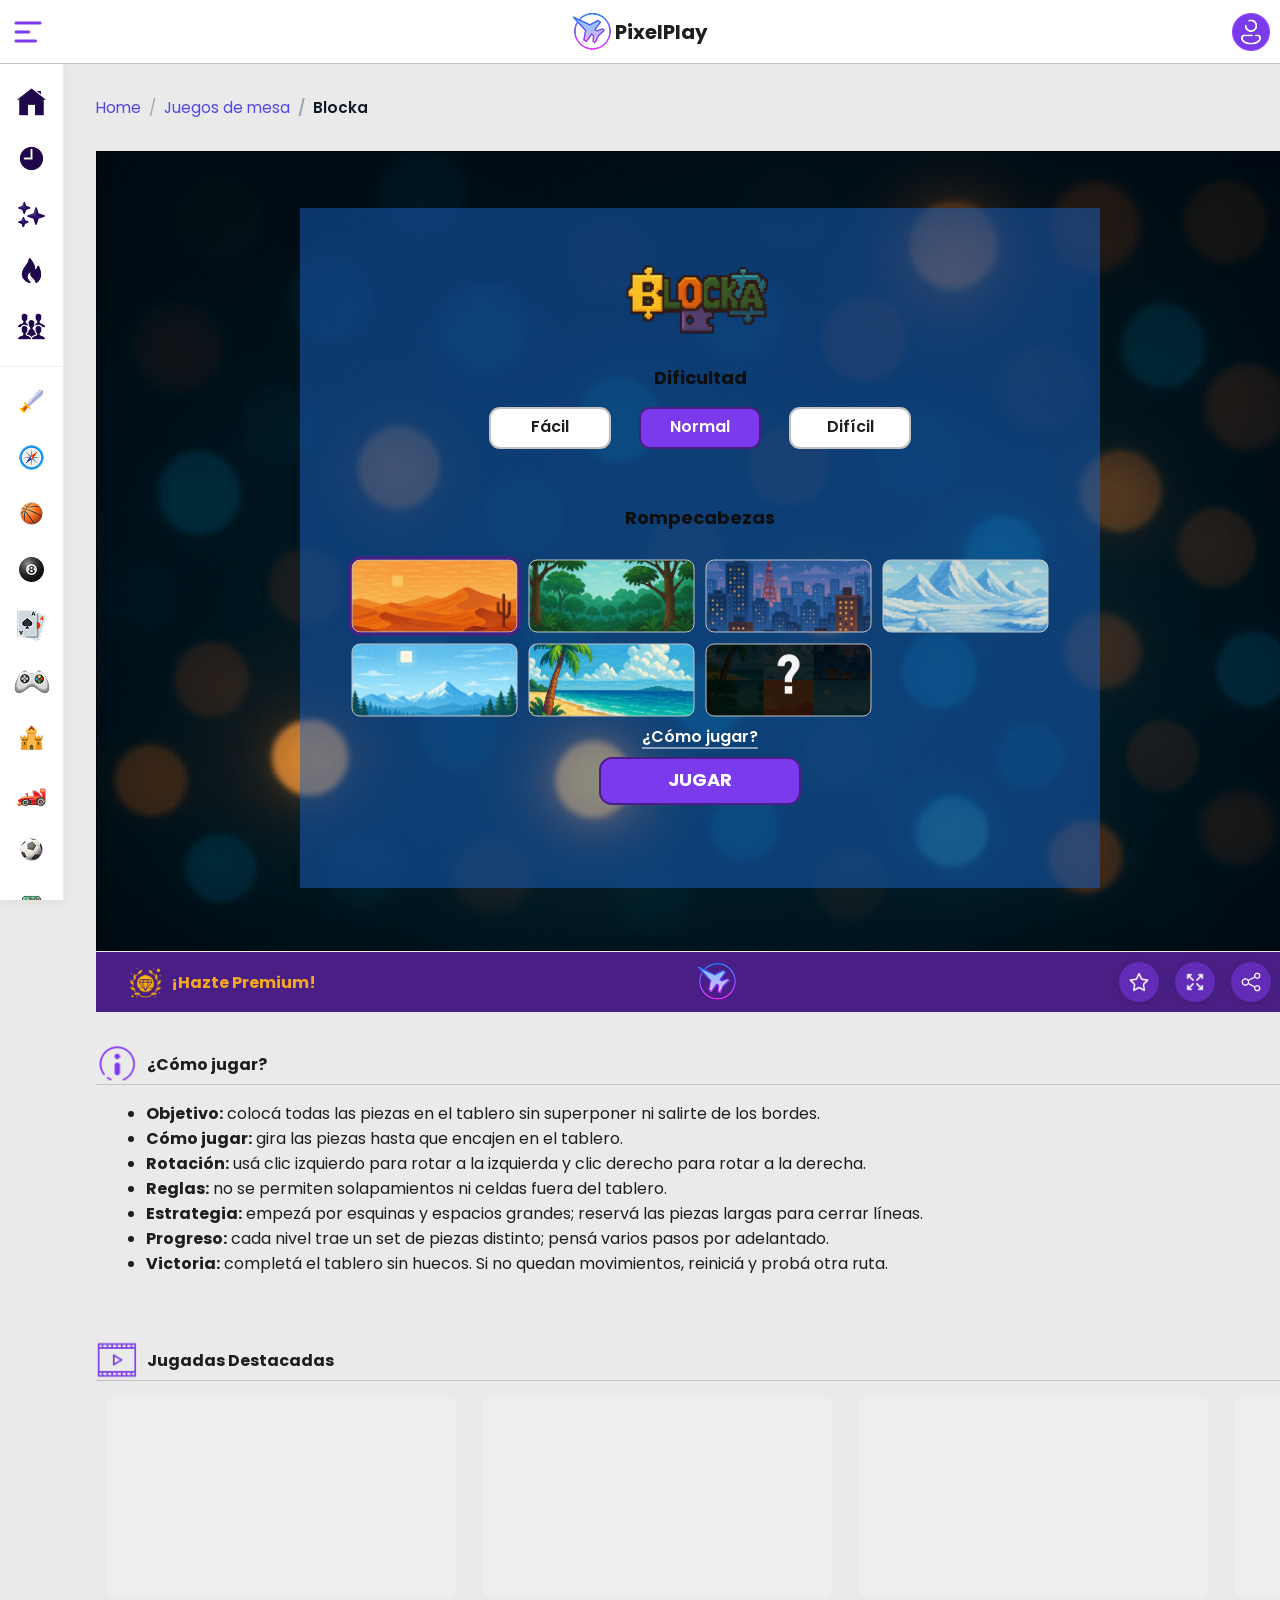
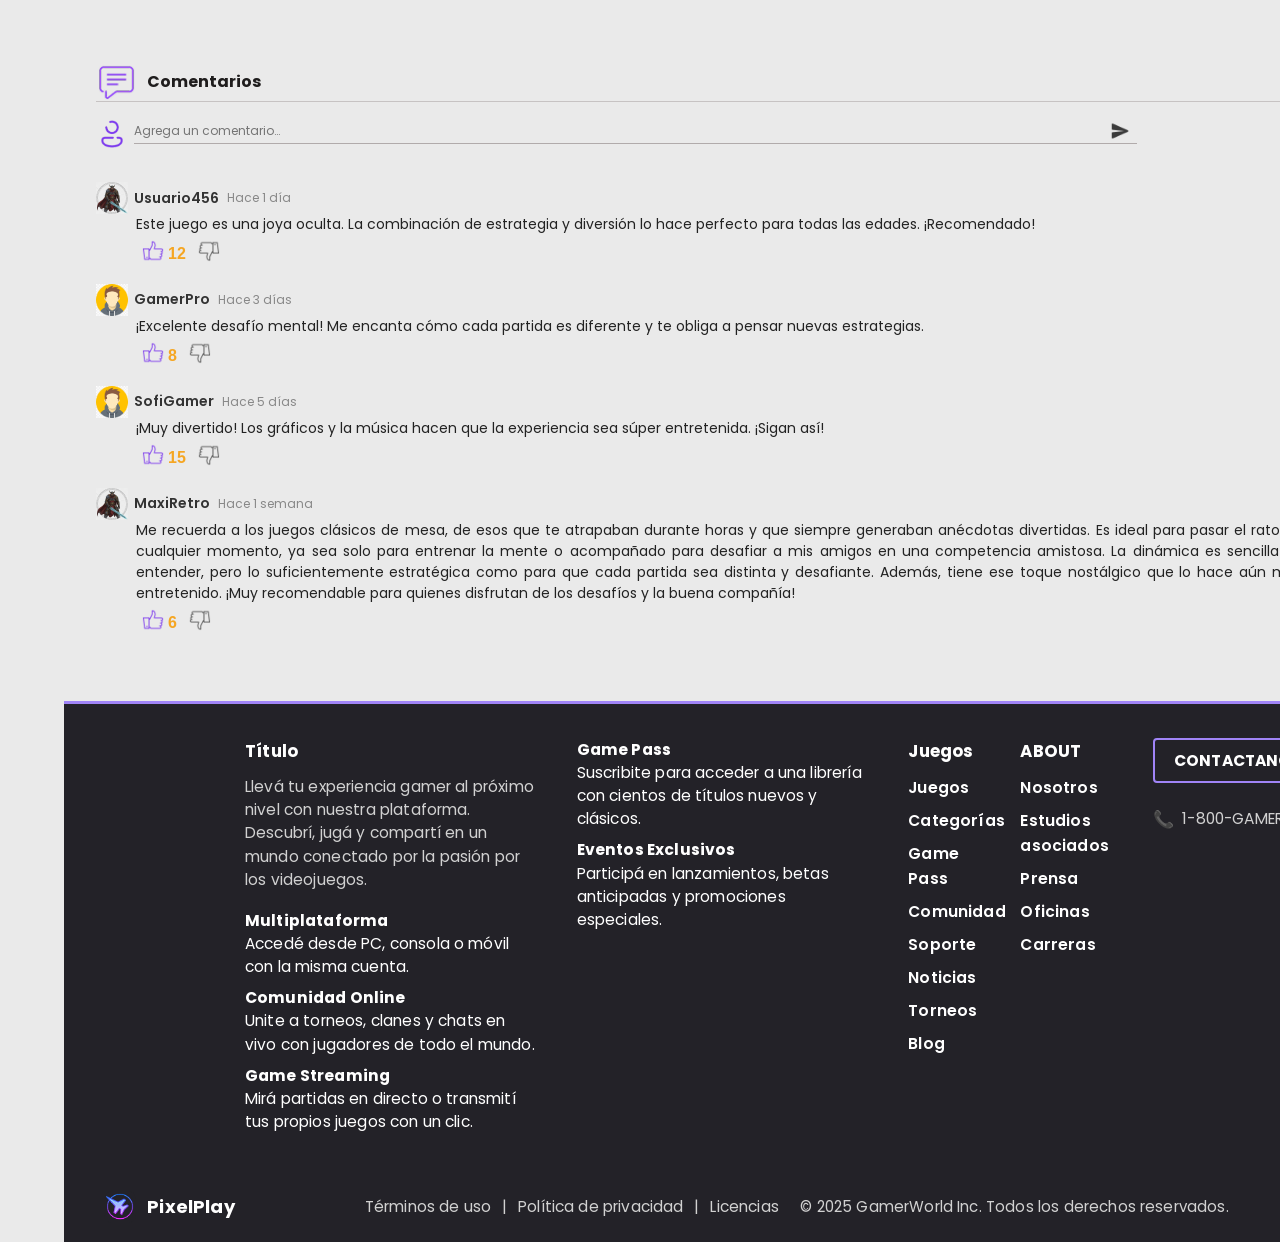
<file: TP3/juego.html>
<!DOCTYPE html>
<html lang="es">
<head>
  <meta charset="UTF-8">
  <meta name="viewport" content="width=device-width, initial-scale=1.0">
  <title>PixelPlay - Juego</title>
  <link rel="stylesheet" href="css/juego.css">
  <link rel="icon" href="assets/logo.png" type="image/png" />
  
<link href="https://fonts.googleapis.com/css2?family=Poppins:wght@300;400;500;600;700&display=swap" rel="stylesheet">

</head>
<body>

  <!-- HEADER -->
  
<header>
  <div class="menu-hamburguesa" id="btnHamburguesa">
    <img src="./assets/icons8-menu-papas-fritas-48.png" alt="Menú" id="iconoMenu">
  </div>

  <div class="logo">
    <img src="assets/logo.png" alt="">
    <h1>PixelPlay</h1>
  </div>

  <div class="usuario">
    <img src="./img/IconosHeader/IconoUsuario2.png" alt="Usuario" class="icono-usuario avatar-trigger" role="button" tabindex="0" aria-controls="user-menu" aria-expanded="false" onmouseover="this.dataset.orig=this.dataset.orig||this.src; this.src='img/IconosHeader/IconoUsuario.png'" onmouseout="if(this.dataset.orig) this.src=this.dataset.orig">
  </div>
</header>

<!-- Menú de usuario -->
<div id="user-menu" class="user-menu" role="menu" aria-hidden="true">
  <ul class="user-menu-list">
    <li><a href="#" role="menuitem">Perfil</a></li>
    <li><a href="#" role="menuitem">Configuración</a></li>
    <li><a href="#" role="menuitem">Unirse al premium</a></li>
    <li><a href="./login.html" role="menuitem" class="cerrar-sesion">Cerrar sesión</a></li>
  </ul>
</div>

<!-- Barra de navegación izquierda (íconos apilados) -->
<aside class="left-nav" aria-label="Navegación izquierda">
  <nav class="nav">
    <a class="nav-btn" href="index.html" aria-label="Inicio">
      <img src="img/IconosBarraLateral/IconoCasa.png" alt="Inicio" />
    </a>
    <a class="nav-btn" href="#" aria-label="Recientes">
      <img src="img/IconosBarraLateral/IconoReloj.png" alt="Recientes" />
    </a>
    <a class="nav-btn" href="#" aria-label="Nuevos">
      <img src="img/IconosBarraLateral/IconoEstrellas.png" alt="Nuevos" />
    </a>
    <a class="nav-btn" href="#" aria-label="De moda">
      <img src="img/IconosBarraLateral/IconoFuego.png" alt="De moda" />
    </a>
    <a class="nav-btn" href="#" aria-label="Multiplayer">
      <img src="img/IconosBarraLateral/IconoPersonas.png" alt="Multiplayer" />
    </a>
  </nav>
  <nav class="nav">
    <a class="nav-btn" href="#" aria-label="Acción">
      <img src="img/IconosBarraLateral/IconoEspada.png" alt="Acción" />
    </a>
    <a class="nav-btn" href="#" aria-label="Aventura">
      <img src="img/IconosBarraLateral/IconoBrujula.png" alt="Aventura" />
    </a>
    <a class="nav-btn" href="#" aria-label="Baloncesto">
      <img src="img/IconosBarraLateral/IconoPelotaBasket.png" alt="Baloncesto" />
    </a>
    <a class="nav-btn" href="#" aria-label="Billar">
      <img src="img/IconosBarraLateral/IconoBolaDe8.png" alt="Billar" />
    </a>
    <a class="nav-btn" href="#" aria-label="Cartas">
      <img src="img/IconosBarraLateral/IconoCartasPoker.png" alt="Cartas" />
    </a>
    <a class="nav-btn" href="#" aria-label="Controller">
      <img src="img/IconosBarraLateral/IconoJoystick.png" alt="Controller" />
    </a>
    <a class="nav-btn" href="#" aria-label="Defensa">
      <img src="img/IconosBarraLateral/IconoCastillo.png" alt="Defensa" />
    </a>
    <a class="nav-btn" href="#" aria-label="Carreras">
      <img src="img/IconosBarraLateral/IconoAuto.png" alt="Carreras" />
    </a>
    <a class="nav-btn" href="#" aria-label="Fútbol">
      <img src="img/IconosBarraLateral/IconoPelotaFutbol.png" alt="Fútbol" />
    </a>
    <a class="nav-btn" href="#" aria-label="Minecraft">
      <img src="img/IconosBarraLateral/IconoMinecraft.png" alt="Minecraft" />
    </a>
    <a class="nav-btn" href="#" aria-label="CS:GO">
          <img src="img/IconosBarraLateral/IconoPistola.png" alt="CS:GO" />
        </a>
    <a class="nav-btn" href="#" aria-label="Terror">
          <img src="img/IconosBarraLateral/IconoFantasma.png" alt="Terror" />
        </a>
        <a class="nav-btn" href="#" aria-label="Disparo">
          <img src="img/IconosBarraLateral/IconoMira.png" alt="Disparo" />
        </a>
        <a class="nav-btn" href="#" aria-label="Deportes">
          <img src="img/IconosBarraLateral/IconoPelotaRugby.png" alt="Deportes" />
        </a>
  </nav>
</aside>






  <!-- MAIN -->
  <main>
    <section class="navegacion">
      <nav aria-label="breadcrumb">
        <ol class="breadcrumb">
          <li><a href="index.html">Home</a></li>
          <li><a href="#">Juegos de mesa</a></li>
          <li aria-current="page">Blocka</li>
        </ol>
      </nav>
    </section> 
    
    <!-- Juego -->
    <section class="juego">
      <div>
        <div class="thumbnail-container">
          <canvas id="myCanvas" width="1205" height="750"></canvas>
        </div>
        <!-- <div class="button-jugar">
          <button id="btnJugar">JUGAR AHORA</button>
        </div> -->
      </div>

    
</section>
<!-- Publicidad Premium -->
<section class="premium-publicidad">
    <div class="contenido-premium">
      <img src="./assets/iconoPremium.png" alt="Premium">
        <h2>¡Hazte Premium!</h2>
        <p>Accede a contenido exclusivo, elimina anuncios y disfruta de beneficios adicionales.</p>
        <button>Comprar Ahora</button>
    </div>
</section>
<!-- Botonera -->
    <div class="botonera">
        <div class="premium">
        <img src="./assets/iconoPremium.png" alt="Premium">
        <span class="promo">¡Hazte Premium!</span>
        </div>
        <img src="./assets/logo.png" alt="">
        <div class="acciones">
            
            <div class="accion-circulo"><img src="./assets/icons8-star-26.png" alt="Juego"></div>
            <div class="accion-circulo"><img src="./assets/icons8-expandir-50.png" alt="expandir"></div>
            <div class="accion-circulo compartir-btn" id="btnCompartir">
              <img src="./assets/icons8-compartir-64.png" alt="compartir">
            </div>

              <div class="ventana-compartir" id="ventanaCompartir">
                <a href="https://www.instagram.com/" target="_blank">
                  <img src="./assets/icons8-instagram-48.png" alt="Instagram">
                </a>
                <a href="https://t.me/" target="_blank">
                  <img src="./assets/icons8-aplicación-telegrama-96.png "alt="Telegram">
                </a>
                <a href="https://www.facebook.com/sharer/sharer.php?u=https://tusitio.com" target="_blank">
                  <img src="./assets/icons8-facebook-96.png" alt="Facebook">
                </a>
            </div>
            
        </div>
    </div>

<section class="controles">
    <div class="titulo">
        <img src="./assets/icons8-controlador-ps-100.png" alt="">
        <h2>Controles del Juego</h2>    

    </div>
  <div class="instrucciones"> 
      <div class="instruccion">
        <h3>Rotar imagen a la izquierda</h3>
        <img src="./assets/icons8-left-click-100.png" alt="Rotar a la izquierda">
      </div>
          
      <div class="instruccion">
        <h3>Rotar imagen a la derecha</h3>
        <img src="./assets/icons8-right-click-100.png" alt="Rotar a la derecha">
      </div>
    </div> 

</section>



 <!-- Descripción -->
<section class="descripcion">
  <div class="titulo">
    <img src="./assets/icono-informacion.png" alt="icono información">
    <h2>¿Cómo jugar?</h2>
  </div>
  <ul>
    <li><strong>Objetivo:</strong> colocá todas las piezas en el tablero sin superponer ni salirte de los bordes.</li>
    <li><strong>Cómo jugar:</strong> gira las piezas hasta que encajen en el tablero.</li>
    <li><strong>Rotación:</strong> usá clic izquierdo para rotar a la izquierda y clic derecho para rotar a la derecha.</li>
    <li><strong>Reglas:</strong> no se permiten solapamientos ni celdas fuera del tablero.</li>
    <li><strong>Estrategia:</strong> empezá por esquinas y espacios grandes; reservá las piezas largas para cerrar líneas.</li>
    <li><strong>Progreso:</strong> cada nivel trae un set de piezas distinto; pensá varios pasos por adelantado.</li>
    <li><strong>Victoria:</strong> completá el tablero sin huecos. Si no quedan movimientos, reiniciá y probá otra ruta.</li>
  </ul>
</section>




    <section class="jugadas">
      <div class="titulo">
        <img src="./assets/icono-multimedia.png" alt="">
        <h2>Jugadas Destacadas</h2>
      </div>

      <div class="videos">
        <iframe class="video" src="https://www.youtube.com/embed/2OncUTC3P3s" frameborder="0" allowfullscreen></iframe>
        <iframe class="video" src="https://www.youtube.com/embed/2OncUTC3P3s" frameborder="0" allowfullscreen></iframe>
        <iframe class="video" src="https://www.youtube.com/embed/2OncUTC3P3s" frameborder="0" allowfullscreen></iframe>
        <iframe class="video" src="https://www.youtube.com/embed/2OncUTC3P3s" frameborder="0" allowfullscreen></iframe>
      </div>
    </section>


    <!-- Comentarios y comunidad -->
    <section class="comentarios">
      <div class="titulo">
        <img src="./assets/icono-cometarios.png" alt="">
        <h2>Comentarios</h2>
      </div>
      
        <div class="interaccion">
          <img src="./assets/usuario.png" alt="Usuario" class="icono-usuario">
          <input type="text" placeholder="Agrega un comentario…">
          <button >
            <img src="./assets/icons8-enviar-24.png" alt="Enviar" >
          </button>
        </div>

        <div class="comentario">
          <div class="comentario-header">
            <img src="./assets/Gemini_Generated_Image_53gy2h53gy2h53gy.png" alt="Usuario" class="icono-usuario">
            <span class="nombre-usuario">Usuario456</span>
            <span class="fecha-comentario">Hace 1 día</span>
          </div>
          <p>Este juego es una joya oculta. La combinación de estrategia y diversión lo hace perfecto para todas las edades. ¡Recomendado!</p>
          <div class="reacciones">
            <button class="btn-like" title="Me gusta">
              <img src="./assets/icons8-me-gusta-100.png" alt="Like" style="width:22px;vertical-align:middle;">
              <span class="like-count">12</span>
            </button>
            <button class="btn-dislike" title="No me gusta">
              <img src="./assets/icons8-me-gusta-100.png" alt="Dislike" >
            </button>
          </div>
        </div>
        <div class="comentario">
          <div class="comentario-header">
            <img src="./assets/avatar.png" alt="Usuario" class="icono-usuario">
            <span class="nombre-usuario">GamerPro</span>
            <span class="fecha-comentario">Hace 3 días</span>
          </div>
          <p>¡Excelente desafío mental! Me encanta cómo cada partida es diferente y te obliga a pensar nuevas estrategias.</p>
          <div class="reacciones">
            <button class="btn-like" title="Me gusta">
              <img src="./assets/icons8-me-gusta-100.png" alt="Like" >
              <span class="like-count">8</span>
            </button>
            <button class="btn-dislike" title="No me gusta">
              <img src="./assets/icons8-me-gusta-100.png" alt="Dislike" >
            </button>
          </div>
        </div>
        <div class="comentario">
          <div class="comentario-header">
            <img src="./assets/avatar.png" alt="Usuario" class="icono-usuario">
            <span class="nombre-usuario">SofiGamer</span>
            <span class="fecha-comentario">Hace 5 días</span>
          </div>
          <p>¡Muy divertido! Los gráficos y la música hacen que la experiencia sea súper entretenida. ¡Sigan así!</p>
          <div class="reacciones">
            <button class="btn-like" title="Me gusta">
              <img src="./assets/icons8-me-gusta-100.png" alt="Like" style="width:22px;vertical-align:middle;">
              <span class="like-count">15</span>
            </button>
            <button class="btn-dislike" title="No me gusta">
              <img src="./assets/icons8-me-gusta-100.png" alt="Dislike" >
            </button>
          </div>
        </div>
        <div class="comentario">
          <div class="comentario-header">
            <img src="./assets/Gemini_Generated_Image_53gy2h53gy2h53gy.png" alt="Usuario" class="icono-usuario">
            <span class="nombre-usuario">MaxiRetro</span>
            <span class="fecha-comentario">Hace 1 semana</span>
          </div>
          <p>Me recuerda a los juegos clásicos de mesa, de esos que te atrapaban durante horas y que siempre generaban anécdotas divertidas. Es ideal para pasar el rato en cualquier momento, ya sea solo para entrenar la mente o acompañado para desafiar a mis amigos en una competencia amistosa. La dinámica es sencilla de entender, pero lo suficientemente estratégica como para que cada partida sea distinta y desafiante. Además, tiene ese toque nostálgico que lo hace aún más entretenido. ¡Muy recomendable para quienes disfrutan de los desafíos y la buena compañía!</p>
          <div class="reacciones">
            <button class="btn-like" title="Me gusta">
              <img src="./assets/icons8-me-gusta-100.png" alt="Like" style="width:22px;vertical-align:middle;">
              <span class="like-count">6</span>
            </button>
            <button class="btn-dislike" title="No me gusta">
              <img src="./assets/icons8-me-gusta-100.png" alt="Dislike" >
            </button>
          </div>
    
    </section>
    
  </main>

  <!-- FOOTER -->

  <!-- FATFOOTER MODERNO -->
  <footer class="site-footer">
        <div class="footer-main">
          <div class="footer-col footer-desc">
            <h4>Título</h4>
            <p>Llevá tu experiencia gamer al próximo nivel con nuestra plataforma. Descubrí, jugá y compartí en un mundo conectado por la pasión por los videojuegos.</p>
            <ul>
              <li><strong>Multiplataforma</strong><br>Accedé desde PC, consola o móvil con la misma cuenta.</li>
              <li><strong>Comunidad Online</strong><br>Unite a torneos, clanes y chats en vivo con jugadores de todo el mundo.</li>
              <li><strong>Game Streaming</strong><br>Mirá partidas en directo o transmití tus propios juegos con un clic.</li>
            </ul>
          </div>
          <div class="footer-col footer-features">
            <ul>
              <li><strong>Game Pass</strong><br>Suscribite para acceder a una librería con cientos de títulos nuevos y clásicos.</li>
              <li><strong>Eventos Exclusivos</strong><br>Participá en lanzamientos, betas anticipadas y promociones especiales.</li>
            </ul>
          </div>
          <div class="footer-flex">
            <div class="footer-col footer-links">
              <h4>Juegos</h4>
              <ul>
                <li><a href="#">Juegos</a></li>
                <li><a href="#">Categorías</a></li>
                <li><a href="#">Game Pass</a></li>
                <li><a href="#">Comunidad</a></li>
                <li><a href="#">Soporte</a></li>
                <li><a href="#">Noticias</a></li>
                <li><a href="#">Torneos</a></li>
                <li><a href="#">Blog</a></li>
              </ul>
            </div>
            <div class="footer-col footer-about">
              <h4>ABOUT</h4>
              <ul>
                <li><a href="#">Nosotros</a></li>
                <li><a href="#">Estudios asociados</a></li>
                <li><a href="#">Prensa</a></li>
                <li><a href="#">Oficinas</a></li>
                <li><a href="#">Carreras</a></li>
              </ul>
            </div>
          </div>
          <div class="footer-col footer-contact">
            <a href="#" class="footer-btn">CONTACTANOS</a>
            <div class="footer-phone">
              <span>📞</span> 1-800-GAMER-24
            </div>
          </div>
        </div>
        <div class="footer-bottom">
          <div class="footer-brand">
            <img src="img/IconosHeader/IconoLogoPixelPlay.png" alt="PixelPlay" style="height:32px;vertical-align:middle;">
            <span class="footer-brand-name">PixelPlay</span>
          </div>
          <div class="footer-legal">
            <a href="#">Términos de uso</a> |
            <a href="#">Política de privacidad</a> |
            <a href="#">Licencias</a>
            <span>© 2025 GamerWorld Inc. Todos los derechos reservados.</span>
          </div>
          <div class="footer-social">
            <a href="#" aria-label="Instagram"><img src="img/social/Instagram.png" alt="Instagram" /></a>
            <a href="#" aria-label="Email"><img src="img/social/Mail.png" alt="Email" /></a>
            <a href="#" aria-label="Twitter"><img src="img/social/Twitter.png" alt="Twitter" /></a>
            <a href="#" aria-label="YouTube"><img src="img/social/Youtube.png" alt="YouTube" /></a>
            <a href="#" aria-label="Facebook"><img src="img/social/Facebook.png" alt="Facebook" /></a>
          </div>
        </div>
      </footer>


<!-- Botón Volver Arriba -->
<button id="btnScrollTop" class="scroll-top-btn" title="Volver arriba">
  <img src="./assets/icons8-arriba-50.png" alt="Arriba" style="width:28px;height:28px;">
</button>
</body>



<script src="js/juego.js"></script>
<script src="js/game/preGameMenu.js"></script>

</html>
</file>
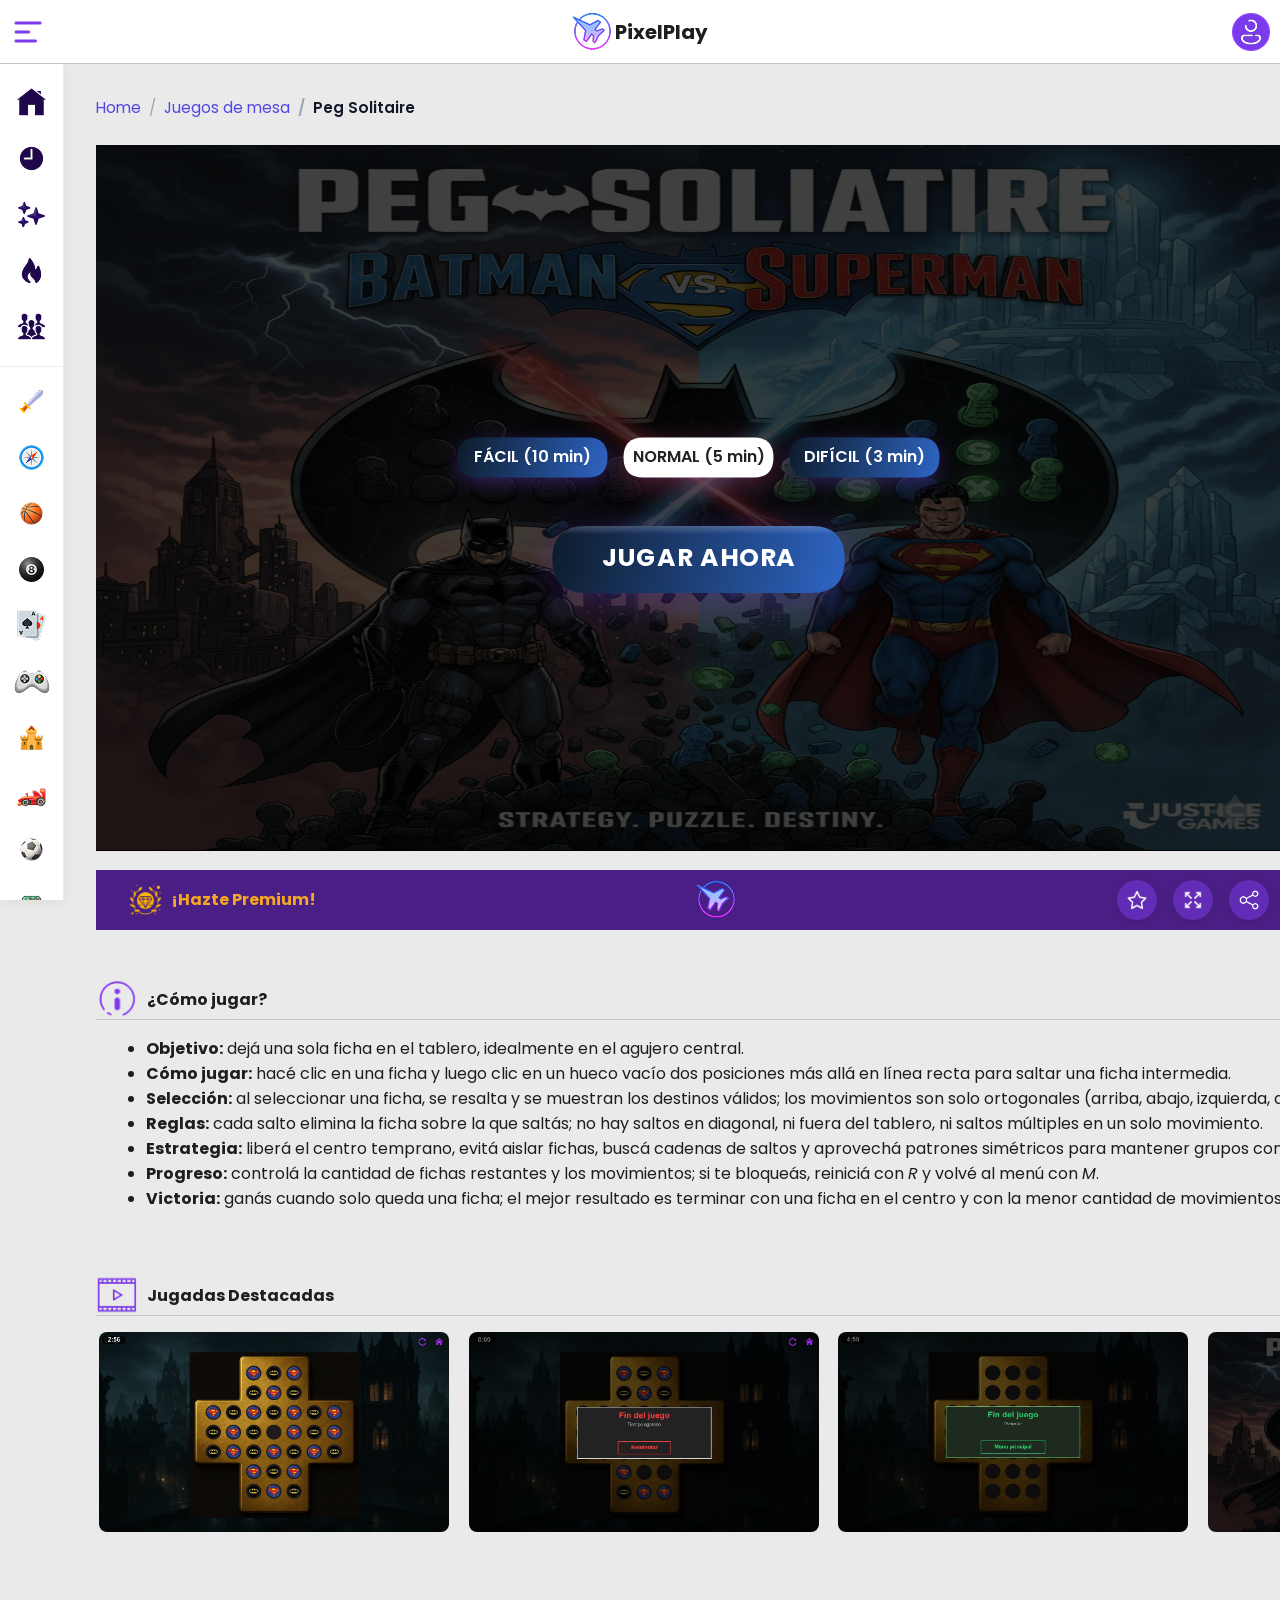
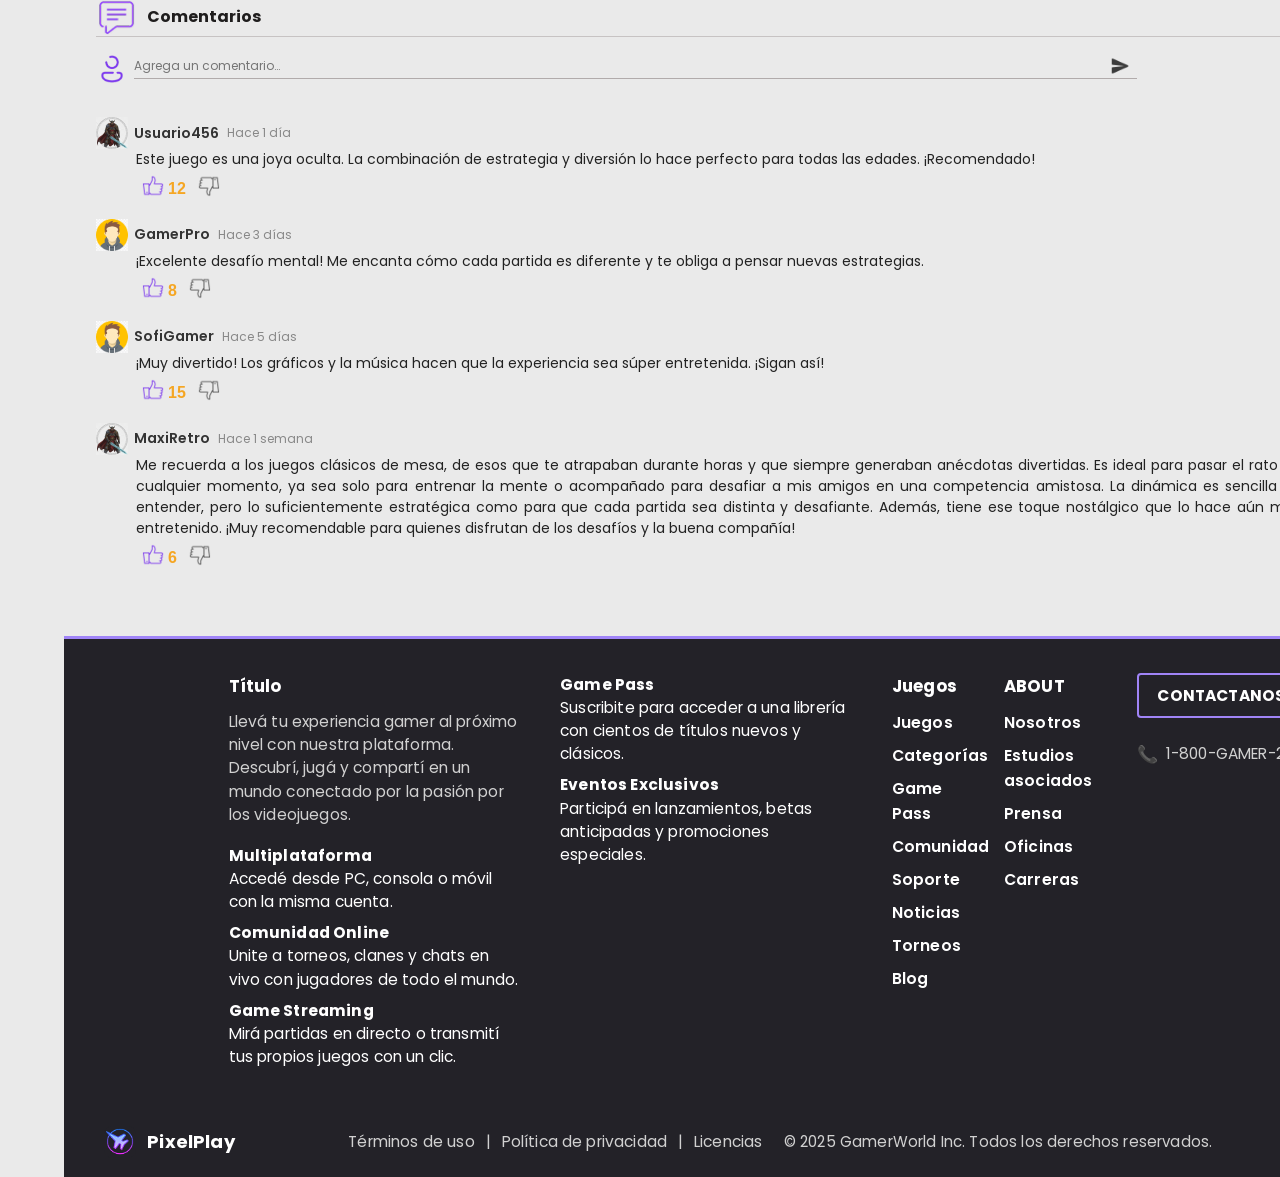
<file: TP4/juego.html>
<!DOCTYPE html>
<html lang="es">
<head>
  <meta charset="UTF-8">
  <meta name="viewport" content="width=device-width, initial-scale=1.0">
  <title>PixelPlay - Juego</title>
  <link rel="stylesheet" href="css/juego.css">
  <link rel="icon" href="assets/logo.png" type="image/png" />
  
<link href="https://fonts.googleapis.com/css2?family=Poppins:wght@300;400;500;600;700&display=swap" rel="stylesheet">

</head>
<body>

  <!-- HEADER -->
  
<header>
  <div class="menu-hamburguesa" id="btnHamburguesa">
    <img src="./assets/icons8-menu-papas-fritas-48.png" alt="Menú" id="iconoMenu">
  </div>

  <div class="logo">
    <img src="assets/logo.png" alt="">
    <h1>PixelPlay</h1>
  </div>

  <div class="usuario">
    <img src="./img/IconosHeader/IconoUsuario2.png" alt="Usuario" class="icono-usuario avatar-trigger" role="button" tabindex="0" aria-controls="user-menu" aria-expanded="false" onmouseover="this.dataset.orig=this.dataset.orig||this.src; this.src='img/IconosHeader/IconoUsuario.png'" onmouseout="if(this.dataset.orig) this.src=this.dataset.orig">
  </div>
</header>

<!-- Menú de usuario -->
<div id="user-menu" class="user-menu" role="menu" aria-hidden="true">
  <ul class="user-menu-list">
    <li><a href="#" role="menuitem">Perfil</a></li>
    <li><a href="#" role="menuitem">Configuración</a></li>
    <li><a href="#" role="menuitem">Unirse al premium</a></li>
    <li><a href="./login.html" role="menuitem" class="cerrar-sesion">Cerrar sesión</a></li>
  </ul>
</div>

<!-- Barra de navegación izquierda (íconos apilados) -->
<aside class="left-nav" aria-label="Navegación izquierda">
  <nav class="nav">
    <a class="nav-btn" href="index.html" aria-label="Inicio">
      <img src="img/IconosBarraLateral/IconoCasa.png" alt="Inicio" />
    </a>
    <a class="nav-btn" href="#" aria-label="Recientes">
      <img src="img/IconosBarraLateral/IconoReloj.png" alt="Recientes" />
    </a>
    <a class="nav-btn" href="#" aria-label="Nuevos">
      <img src="img/IconosBarraLateral/IconoEstrellas.png" alt="Nuevos" />
    </a>
    <a class="nav-btn" href="#" aria-label="De moda">
      <img src="img/IconosBarraLateral/IconoFuego.png" alt="De moda" />
    </a>
    <a class="nav-btn" href="#" aria-label="Multiplayer">
      <img src="img/IconosBarraLateral/IconoPersonas.png" alt="Multiplayer" />
    </a>
  </nav>
  <nav class="nav">
    <a class="nav-btn" href="#" aria-label="Acción">
      <img src="img/IconosBarraLateral/IconoEspada.png" alt="Acción" />
    </a>
    <a class="nav-btn" href="#" aria-label="Aventura">
      <img src="img/IconosBarraLateral/IconoBrujula.png" alt="Aventura" />
    </a>
    <a class="nav-btn" href="#" aria-label="Baloncesto">
      <img src="img/IconosBarraLateral/IconoPelotaBasket.png" alt="Baloncesto" />
    </a>
    <a class="nav-btn" href="#" aria-label="Billar">
      <img src="img/IconosBarraLateral/IconoBolaDe8.png" alt="Billar" />
    </a>
    <a class="nav-btn" href="#" aria-label="Cartas">
      <img src="img/IconosBarraLateral/IconoCartasPoker.png" alt="Cartas" />
    </a>
    <a class="nav-btn" href="#" aria-label="Controller">
      <img src="img/IconosBarraLateral/IconoJoystick.png" alt="Controller" />
    </a>
    <a class="nav-btn" href="#" aria-label="Defensa">
      <img src="img/IconosBarraLateral/IconoCastillo.png" alt="Defensa" />
    </a>
    <a class="nav-btn" href="#" aria-label="Carreras">
      <img src="img/IconosBarraLateral/IconoAuto.png" alt="Carreras" />
    </a>
    <a class="nav-btn" href="#" aria-label="Fútbol">
      <img src="img/IconosBarraLateral/IconoPelotaFutbol.png" alt="Fútbol" />
    </a>
    <a class="nav-btn" href="#" aria-label="Minecraft">
      <img src="img/IconosBarraLateral/IconoMinecraft.png" alt="Minecraft" />
    </a>
    <a class="nav-btn" href="#" aria-label="CS:GO">
          <img src="img/IconosBarraLateral/IconoPistola.png" alt="CS:GO" />
        </a>
    <a class="nav-btn" href="#" aria-label="Terror">
          <img src="img/IconosBarraLateral/IconoFantasma.png" alt="Terror" />
        </a>
        <a class="nav-btn" href="#" aria-label="Disparo">
          <img src="img/IconosBarraLateral/IconoMira.png" alt="Disparo" />
        </a>
        <a class="nav-btn" href="#" aria-label="Deportes">
          <img src="img/IconosBarraLateral/IconoPelotaRugby.png" alt="Deportes" />
        </a>
  </nav>
</aside>






  <!-- MAIN -->
  <main>
    <section class="navegacion">
      <nav aria-label="breadcrumb">
        <ol class="breadcrumb">
          <li><a href="index.html">Home</a></li>
          <li><a href="#">Juegos de mesa</a></li>
          <li aria-current="page">Peg Solitaire</li>
        </ol>
      </nav>
    </section> 
    
    <!-- Juego -->
    <section class="juego">
      <div>
        <div class="thumbnail-container">
          <canvas id="myCanvas" width="1205" height="705"></canvas>
        </div>
        <!-- <div class="button-jugar">
          <button id="btnJugar">JUGAR AHORA</button>
        </div> -->
      </div>

    
</section>
<!-- Publicidad Premium -->
<section class="premium-publicidad">
    <div class="contenido-premium">
      <img src="./assets/iconoPremium.png" alt="Premium">
        <h2>¡Hazte Premium!</h2>
        <p>Accede a contenido exclusivo, elimina anuncios y disfruta de beneficios adicionales.</p>
        <button>Comprar Ahora</button>
    </div>
</section>
<!-- Botonera -->
    <div class="botonera">
        <div class="premium">
        <img src="./assets/iconoPremium.png" alt="Premium">
        <span class="promo">¡Hazte Premium!</span>
        </div>
        <img src="./assets/logo.png" alt="">
        <div class="acciones">
            
            <div class="accion-circulo"><img src="./assets/icons8-star-26.png" alt="Juego"></div>
            <div class="accion-circulo"><img src="./assets/icons8-expandir-50.png" alt="expandir"></div>
            <div class="accion-circulo compartir-btn" id="btnCompartir">
              <img src="./assets/icons8-compartir-64.png" alt="compartir">
            </div>

              <div class="ventana-compartir" id="ventanaCompartir">
                <a href="https://www.instagram.com/" target="_blank">
                  <img src="./assets/icons8-instagram-48.png" alt="Instagram">
                </a>
                <a href="https://t.me/" target="_blank">
                  <img src="./assets/icons8-aplicación-telegrama-96.png "alt="Telegram">
                </a>
                <a href="https://www.facebook.com/sharer/sharer.php?u=https://tusitio.com" target="_blank">
                  <img src="./assets/icons8-facebook-96.png" alt="Facebook">
                </a>
            </div>
            
        </div>
    </div>

<section class="controles">
    <div class="titulo">
        <img src="./assets/icons8-controlador-ps-100.png" alt="">
        <h2>Controles del Juego</h2>    

    </div>
  <div class="instrucciones"> 
      <div class="instruccion">
        <h3>Seleccionar ficha</h3>
        <img src="./assets/icons8-left-click-100.png" alt="Click izquierdo">
      </div>
          
      <div class="instruccion">
        <h3>Mover ficha</h3>
        <img src="./assets/icons8-left-click-100.png" alt="Click izquierdo">
      </div>
    </div> 
    <div class="instruccion">
        <h3>Reiniciar juego</h3>
        <img src="./assets/letterR.png" alt="Reiniciar">
      </div>
    </div> 
    <div class="instruccion">
        <h3>Ir al Menu</h3>
        <img src="./assets/letterM.png" alt="Menu">
      </div>
    </div> 

</section>



 <!-- Descripción -->
<section class="descripcion">
  <div class="titulo">
    <img src="./assets/icono-informacion.png" alt="icono información">
    <h2>¿Cómo jugar?</h2>
  </div>
  <ul>
    <li><strong>Objetivo:</strong> dejá una sola ficha en el tablero, idealmente en el agujero central.</li>
    <li><strong>Cómo jugar:</strong> hacé clic en una ficha y luego clic en un hueco vacío dos posiciones más allá en línea recta para saltar una ficha intermedia.</li>
    <li><strong>Selección:</strong> al seleccionar una ficha, se resalta y se muestran los destinos válidos; los movimientos son solo ortogonales (arriba, abajo, izquierda, derecha).</li>
    <li><strong>Reglas:</strong> cada salto elimina la ficha sobre la que saltás; no hay saltos en diagonal, ni fuera del tablero, ni saltos múltiples en un solo movimiento.</li>
    <li><strong>Estrategia:</strong> liberá el centro temprano, evitá aislar fichas, buscá cadenas de saltos y aprovechá patrones simétricos para mantener grupos conectados.</li>
    <li><strong>Progreso:</strong> controlá la cantidad de fichas restantes y los movimientos; si te bloqueás, reiniciá con <em>R</em> y volvé al menú con <em>M</em>.</li>
    <li><strong>Victoria:</strong> ganás cuando solo queda una ficha; el mejor resultado es terminar con una ficha en el centro y con la menor cantidad de movimientos posible.</li>
  </ul>
</section>




    <section class="jugadas">
      <div class="titulo">
        <img src="./assets/icono-multimedia.png" alt="">
        <h2>Jugadas Destacadas</h2>
      </div>

      <div class="videos">
        <img class="video" src="./assets/fotoIngame.jpg" alt="Peg Solitaire - Ingame 1">
        <img class="video" src="./assets/fotoIngame1.jpg" alt="Peg Solitaire - Ingame 2">
        <img class="video" src="./assets/fotoIngame2.jpg" alt="Peg Solitaire - Ingame 3">
        <img class="video" src="./assets/fotoMenu.jpg" alt="Peg Solitaire - Menú">
      </div>
    </section>


    <!-- Comentarios y comunidad -->
    <section class="comentarios">
      <div class="titulo">
        <img src="./assets/icono-cometarios.png" alt="">
        <h2>Comentarios</h2>
      </div>
      
        <div class="interaccion">
          <img src="./assets/usuario.png" alt="Usuario" class="icono-usuario">
          <input type="text" placeholder="Agrega un comentario…">
          <button >
            <img src="./assets/icons8-enviar-24.png" alt="Enviar" >
          </button>
        </div>

        <div class="comentario">
          <div class="comentario-header">
            <img src="./assets/Gemini_Generated_Image_53gy2h53gy2h53gy.png" alt="Usuario" class="icono-usuario">
            <span class="nombre-usuario">Usuario456</span>
            <span class="fecha-comentario">Hace 1 día</span>
          </div>
          <p>Este juego es una joya oculta. La combinación de estrategia y diversión lo hace perfecto para todas las edades. ¡Recomendado!</p>
          <div class="reacciones">
            <button class="btn-like" title="Me gusta">
              <img src="./assets/icons8-me-gusta-100.png" alt="Like" style="width:22px;vertical-align:middle;">
              <span class="like-count">12</span>
            </button>
            <button class="btn-dislike" title="No me gusta">
              <img src="./assets/icons8-me-gusta-100.png" alt="Dislike" >
            </button>
          </div>
        </div>
        <div class="comentario">
          <div class="comentario-header">
            <img src="./assets/avatar.png" alt="Usuario" class="icono-usuario">
            <span class="nombre-usuario">GamerPro</span>
            <span class="fecha-comentario">Hace 3 días</span>
          </div>
          <p>¡Excelente desafío mental! Me encanta cómo cada partida es diferente y te obliga a pensar nuevas estrategias.</p>
          <div class="reacciones">
            <button class="btn-like" title="Me gusta">
              <img src="./assets/icons8-me-gusta-100.png" alt="Like" >
              <span class="like-count">8</span>
            </button>
            <button class="btn-dislike" title="No me gusta">
              <img src="./assets/icons8-me-gusta-100.png" alt="Dislike" >
            </button>
          </div>
        </div>
        <div class="comentario">
          <div class="comentario-header">
            <img src="./assets/avatar.png" alt="Usuario" class="icono-usuario">
            <span class="nombre-usuario">SofiGamer</span>
            <span class="fecha-comentario">Hace 5 días</span>
          </div>
          <p>¡Muy divertido! Los gráficos y la música hacen que la experiencia sea súper entretenida. ¡Sigan así!</p>
          <div class="reacciones">
            <button class="btn-like" title="Me gusta">
              <img src="./assets/icons8-me-gusta-100.png" alt="Like" style="width:22px;vertical-align:middle;">
              <span class="like-count">15</span>
            </button>
            <button class="btn-dislike" title="No me gusta">
              <img src="./assets/icons8-me-gusta-100.png" alt="Dislike" >
            </button>
          </div>
        </div>
        <div class="comentario">
          <div class="comentario-header">
            <img src="./assets/Gemini_Generated_Image_53gy2h53gy2h53gy.png" alt="Usuario" class="icono-usuario">
            <span class="nombre-usuario">MaxiRetro</span>
            <span class="fecha-comentario">Hace 1 semana</span>
          </div>
          <p>Me recuerda a los juegos clásicos de mesa, de esos que te atrapaban durante horas y que siempre generaban anécdotas divertidas. Es ideal para pasar el rato en cualquier momento, ya sea solo para entrenar la mente o acompañado para desafiar a mis amigos en una competencia amistosa. La dinámica es sencilla de entender, pero lo suficientemente estratégica como para que cada partida sea distinta y desafiante. Además, tiene ese toque nostálgico que lo hace aún más entretenido. ¡Muy recomendable para quienes disfrutan de los desafíos y la buena compañía!</p>
          <div class="reacciones">
            <button class="btn-like" title="Me gusta">
              <img src="./assets/icons8-me-gusta-100.png" alt="Like" style="width:22px;vertical-align:middle;">
              <span class="like-count">6</span>
            </button>
            <button class="btn-dislike" title="No me gusta">
              <img src="./assets/icons8-me-gusta-100.png" alt="Dislike" >
            </button>
          </div>
    
    </section>
    
  </main>

  <!-- FOOTER -->

  <!-- FATFOOTER MODERNO -->
  <footer class="site-footer">
        <div class="footer-main">
          <div class="footer-col footer-desc">
            <h4>Título</h4>
            <p>Llevá tu experiencia gamer al próximo nivel con nuestra plataforma. Descubrí, jugá y compartí en un mundo conectado por la pasión por los videojuegos.</p>
            <ul>
              <li><strong>Multiplataforma</strong><br>Accedé desde PC, consola o móvil con la misma cuenta.</li>
              <li><strong>Comunidad Online</strong><br>Unite a torneos, clanes y chats en vivo con jugadores de todo el mundo.</li>
              <li><strong>Game Streaming</strong><br>Mirá partidas en directo o transmití tus propios juegos con un clic.</li>
            </ul>
          </div>
          <div class="footer-col footer-features">
            <ul>
              <li><strong>Game Pass</strong><br>Suscribite para acceder a una librería con cientos de títulos nuevos y clásicos.</li>
              <li><strong>Eventos Exclusivos</strong><br>Participá en lanzamientos, betas anticipadas y promociones especiales.</li>
            </ul>
          </div>
          <div class="footer-flex">
            <div class="footer-col footer-links">
              <h4>Juegos</h4>
              <ul>
                <li><a href="#">Juegos</a></li>
                <li><a href="#">Categorías</a></li>
                <li><a href="#">Game Pass</a></li>
                <li><a href="#">Comunidad</a></li>
                <li><a href="#">Soporte</a></li>
                <li><a href="#">Noticias</a></li>
                <li><a href="#">Torneos</a></li>
                <li><a href="#">Blog</a></li>
              </ul>
            </div>
            <div class="footer-col footer-about">
              <h4>ABOUT</h4>
              <ul>
                <li><a href="#">Nosotros</a></li>
                <li><a href="#">Estudios asociados</a></li>
                <li><a href="#">Prensa</a></li>
                <li><a href="#">Oficinas</a></li>
                <li><a href="#">Carreras</a></li>
              </ul>
            </div>
          </div>
          <div class="footer-col footer-contact">
            <a href="#" class="footer-btn">CONTACTANOS</a>
            <div class="footer-phone">
              <span>📞</span> 1-800-GAMER-24
            </div>
          </div>
        </div>
        <div class="footer-bottom">
          <div class="footer-brand">
            <img src="img/IconosHeader/IconoLogoPixelPlay.png" alt="PixelPlay" style="height:32px;vertical-align:middle;">
            <span class="footer-brand-name">PixelPlay</span>
          </div>
          <div class="footer-legal">
            <a href="#">Términos de uso</a> |
            <a href="#">Política de privacidad</a> |
            <a href="#">Licencias</a>
            <span>© 2025 GamerWorld Inc. Todos los derechos reservados.</span>
          </div>
          <div class="footer-social">
            <a href="#" aria-label="Instagram"><img src="img/social/Instagram.png" alt="Instagram" /></a>
            <a href="#" aria-label="Email"><img src="img/social/Mail.png" alt="Email" /></a>
            <a href="#" aria-label="Twitter"><img src="img/social/Twitter.png" alt="Twitter" /></a>
            <a href="#" aria-label="YouTube"><img src="img/social/Youtube.png" alt="YouTube" /></a>
            <a href="#" aria-label="Facebook"><img src="img/social/Facebook.png" alt="Facebook" /></a>
          </div>
        </div>
      </footer>


<!-- Botón Volver Arriba -->
<button id="btnScrollTop" class="scroll-top-btn" title="Volver arriba">
  <img src="./assets/icons8-arriba-50.png" alt="Arriba" style="width:28px;height:28px;">
</button>
</body>



<script src="jspages/juego.js"></script>
<script type="module" src="./js/main.js"></script>


</html>
</file>
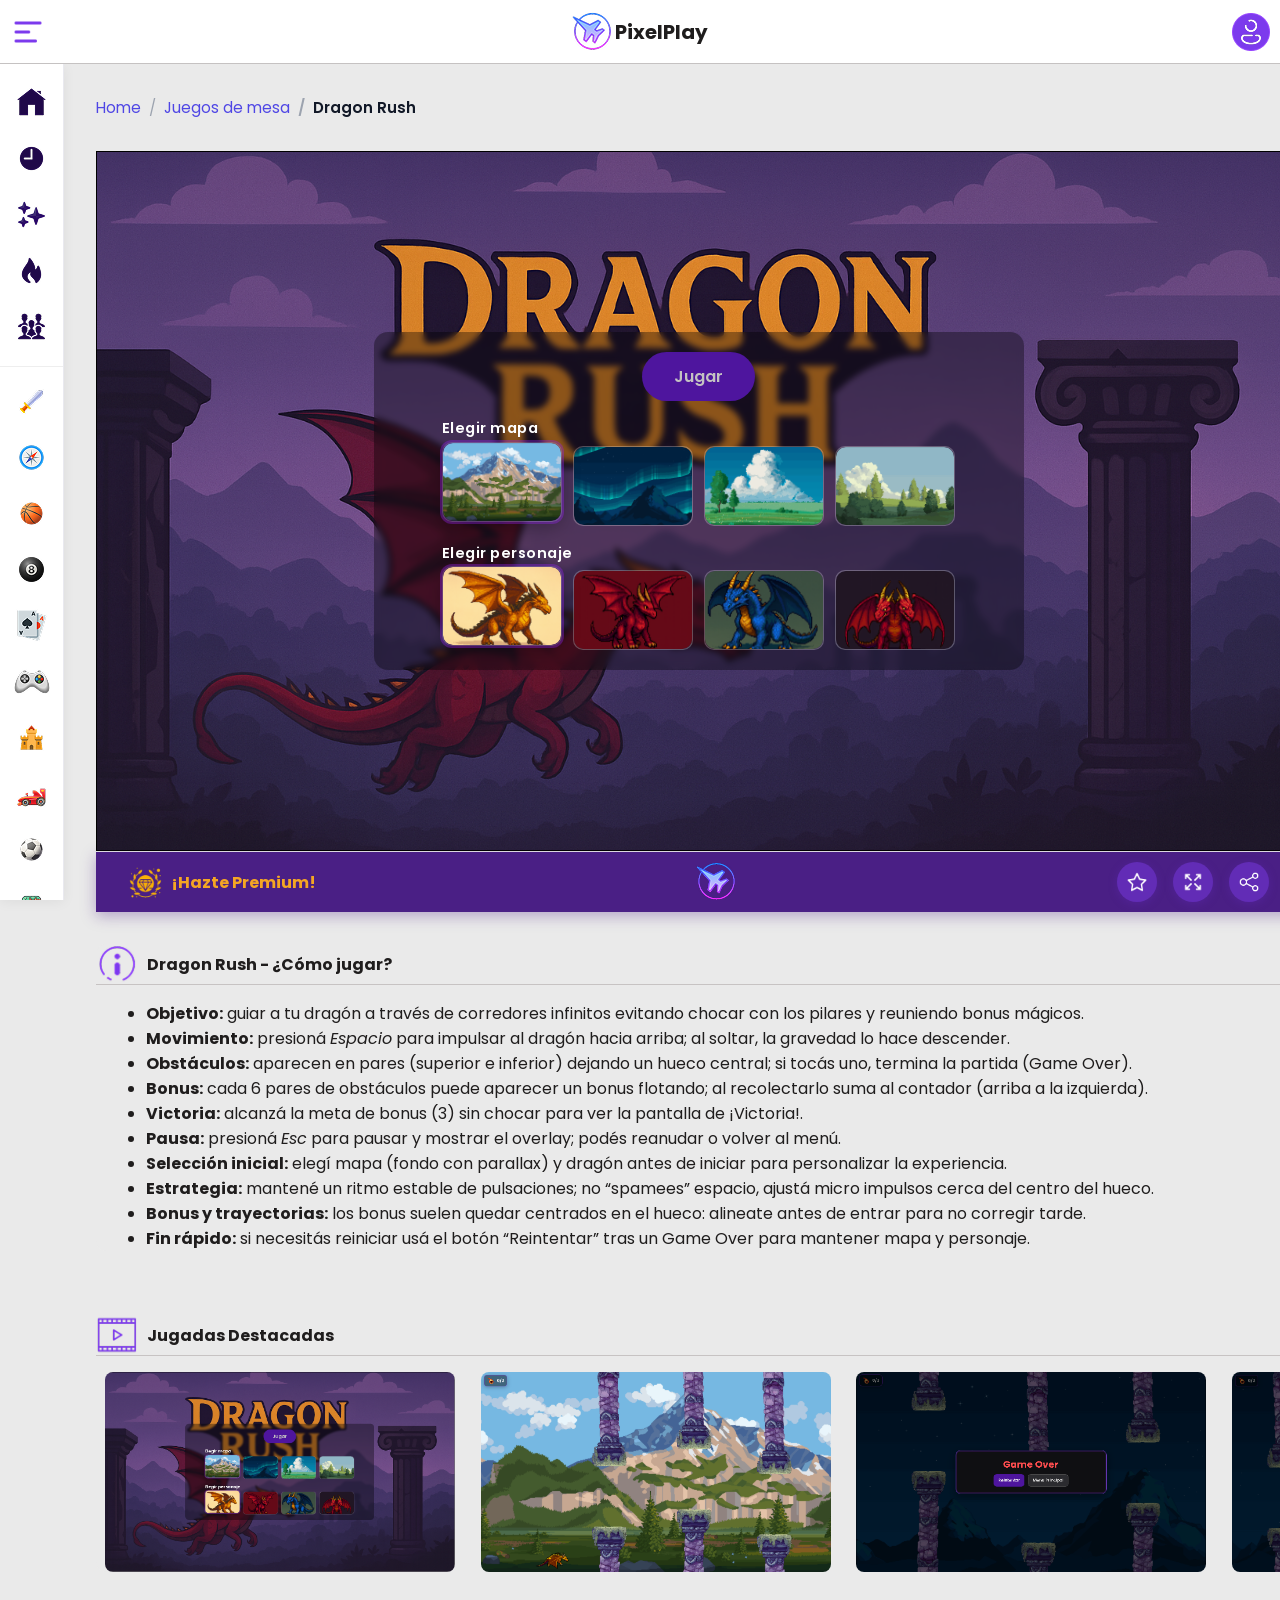
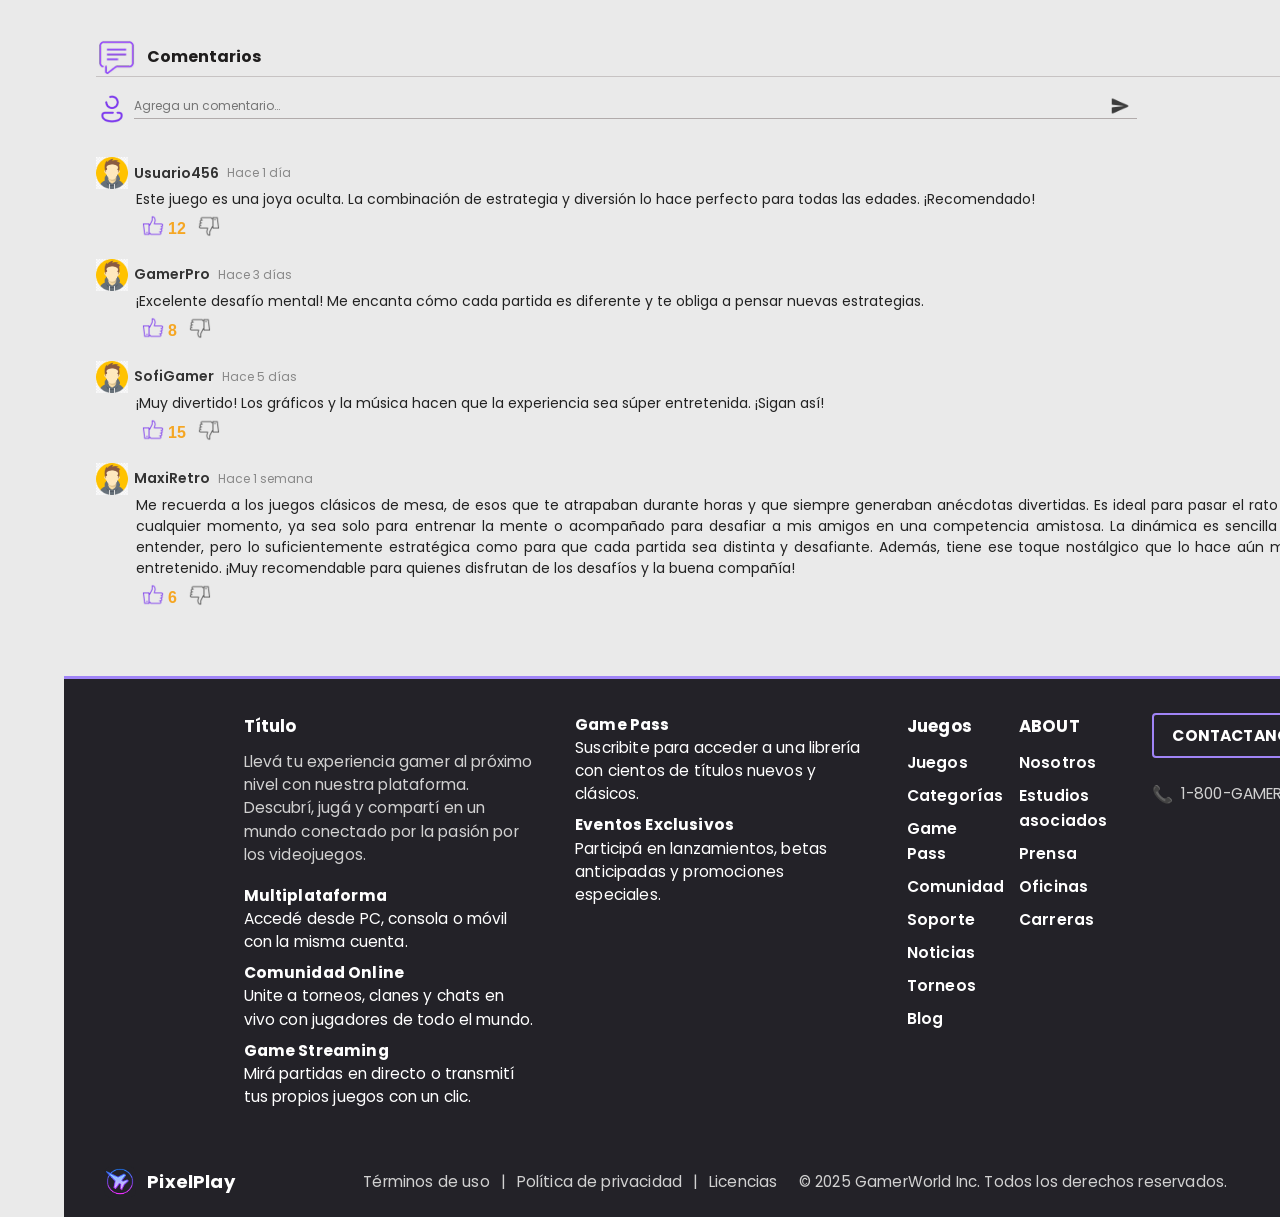
<file: TP5/juego.html>
<!DOCTYPE html>
<html lang="es">
<head>
  <meta charset="UTF-8">
  <meta name="viewport" content="width=device-width, initial-scale=1.0">
  <title>PixelPlay - Juego</title>
  <link rel="stylesheet" href="css/juego.css">
  <link rel="stylesheet" href="css/dragonRush.css">
  <link rel="icon" href="assets/logo.png" type="image/png" />
  
<link href="https://fonts.googleapis.com/css2?family=Poppins:wght@300;400;500;600;700&display=swap" rel="stylesheet">

</head>
<body>

  <!-- HEADER -->
  
<header>
  <div class="menu-hamburguesa" id="btnHamburguesa">
    <img src="./assets/icons8-menu-papas-fritas-48.png" alt="Menú" id="iconoMenu">
  </div>

  <div class="logo">
    <img src="assets/logo.png" alt="">
    <h1>PixelPlay</h1>
  </div>

  <div class="usuario">
    <img src="./img/IconosHeader/IconoUsuario2.png" alt="Usuario" class="icono-usuario avatar-trigger" role="button" tabindex="0" aria-controls="user-menu" aria-expanded="false" onmouseover="this.dataset.orig=this.dataset.orig||this.src; this.src='img/IconosHeader/IconoUsuario.png'" onmouseout="if(this.dataset.orig) this.src=this.dataset.orig">
  </div>
</header>

<!-- Menú de usuario -->
<div id="user-menu" class="user-menu" role="menu" aria-hidden="true">
  <ul class="user-menu-list">
    <li><a href="#" role="menuitem">Perfil</a></li>
    <li><a href="#" role="menuitem">Configuración</a></li>
    <li><a href="#" role="menuitem">Unirse al premium</a></li>
    <li><a href="./login.html" role="menuitem" class="cerrar-sesion">Cerrar sesión</a></li>
  </ul>
</div>

<!-- Barra de navegación izquierda (íconos apilados) -->
<aside class="left-nav" aria-label="Navegación izquierda">
  <nav class="nav">
    <a class="nav-btn" href="index.html" aria-label="Inicio">
      <img src="img/IconosBarraLateral/IconoCasa.png" alt="Inicio" />
    </a>
    <a class="nav-btn" href="#" aria-label="Recientes">
      <img src="img/IconosBarraLateral/IconoReloj.png" alt="Recientes" />
    </a>
    <a class="nav-btn" href="#" aria-label="Nuevos">
      <img src="img/IconosBarraLateral/IconoEstrellas.png" alt="Nuevos" />
    </a>
    <a class="nav-btn" href="#" aria-label="De moda">
      <img src="img/IconosBarraLateral/IconoFuego.png" alt="De moda" />
    </a>
    <a class="nav-btn" href="#" aria-label="Multiplayer">
      <img src="img/IconosBarraLateral/IconoPersonas.png" alt="Multiplayer" />
    </a>
  </nav>
  <nav class="nav">
    <a class="nav-btn" href="#" aria-label="Acción">
      <img src="img/IconosBarraLateral/IconoEspada.png" alt="Acción" />
    </a>
    <a class="nav-btn" href="#" aria-label="Aventura">
      <img src="img/IconosBarraLateral/IconoBrujula.png" alt="Aventura" />
    </a>
    <a class="nav-btn" href="#" aria-label="Baloncesto">
      <img src="img/IconosBarraLateral/IconoPelotaBasket.png" alt="Baloncesto" />
    </a>
    <a class="nav-btn" href="#" aria-label="Billar">
      <img src="img/IconosBarraLateral/IconoBolaDe8.png" alt="Billar" />
    </a>
    <a class="nav-btn" href="#" aria-label="Cartas">
      <img src="img/IconosBarraLateral/IconoCartasPoker.png" alt="Cartas" />
    </a>
    <a class="nav-btn" href="#" aria-label="Controller">
      <img src="img/IconosBarraLateral/IconoJoystick.png" alt="Controller" />
    </a>
    <a class="nav-btn" href="#" aria-label="Defensa">
      <img src="img/IconosBarraLateral/IconoCastillo.png" alt="Defensa" />
    </a>
    <a class="nav-btn" href="#" aria-label="Carreras">
      <img src="img/IconosBarraLateral/IconoAuto.png" alt="Carreras" />
    </a>
    <a class="nav-btn" href="#" aria-label="Fútbol">
      <img src="img/IconosBarraLateral/IconoPelotaFutbol.png" alt="Fútbol" />
    </a>
    <a class="nav-btn" href="#" aria-label="Minecraft">
      <img src="img/IconosBarraLateral/IconoMinecraft.png" alt="Minecraft" />
    </a>
    <a class="nav-btn" href="#" aria-label="CS:GO">
          <img src="img/IconosBarraLateral/IconoPistola.png" alt="CS:GO" />
        </a>
    <a class="nav-btn" href="#" aria-label="Terror">
          <img src="img/IconosBarraLateral/IconoFantasma.png" alt="Terror" />
        </a>
        <a class="nav-btn" href="#" aria-label="Disparo">
          <img src="img/IconosBarraLateral/IconoMira.png" alt="Disparo" />
        </a>
        <a class="nav-btn" href="#" aria-label="Deportes">
          <img src="img/IconosBarraLateral/IconoPelotaRugby.png" alt="Deportes" />
        </a>
  </nav>
</aside>






  <!-- MAIN -->
  <main>
    <section class="navegacion">
      <nav aria-label="breadcrumb">
        <ol class="breadcrumb">
          <li><a href="index.html">Home</a></li>
          <li><a href="#">Juegos de mesa</a></li>
          <li aria-current="page">Dragon Rush</li>
        </ol>
      </nav>
    </section> 
    
    <section class="juego">

    <!-- UI de menú -->
    <div class="ui-wrapper" id="menu">
        <button class="btn-play">Jugar</button>

        <div class="grupo">
            <h3>Elegir mapa</h3>
            <div class="map-carousel" role="listbox" aria-label="Seleccionar mapa">
                <div class="map-item selected" data-map="mapa1" role="option" aria-selected="true" tabindex="0">
                    <img src="./assetsJuego/previews/previewmapa/previewmapa1.png" alt="Mapa 1">
                </div>
                <div class="map-item" data-map="mapa2" role="option" aria-selected="false" tabindex="0">
                    <img src="./assetsJuego/previews/previewmapa/previewmapa2.png" alt="Mapa 2">
                </div>
                <div class="map-item" data-map="mapa3" role="option" aria-selected="false" tabindex="0">
                    <img src="./assetsJuego/previews/previewmapa/previewmapa3.png" alt="Mapa 3">
                </div>
                <div class="map-item" data-map="mapa4" role="option" aria-selected="false" tabindex="0">
                    <img src="./assetsJuego/previews/previewmapa/previewmapa4.png" alt="Mapa 4">
                </div>
            </div>
        </div>

        <div class="grupo">
            <h3>Elegir personaje</h3>
            <div class="char-carousel" role="listbox" aria-label="Seleccionar personaje">
                <div class="char-item selected" data-char="1" role="option" aria-selected="true" tabindex="0">
                    <img src="./assetsJuego/previews/previewcharacter/characterPreview1.png" alt="Personaje 1">
                </div>
                <div class="char-item" data-char="2" role="option" aria-selected="false" tabindex="0">
                    <img src="./assetsJuego/previews/previewcharacter/characterPreview2.png" alt="Personaje 2">
                </div>
                <div class="char-item" data-char="3" role="option" aria-selected="false" tabindex="0">
                    <img src="./assetsJuego/previews/previewcharacter/characterPreview3.png" alt="Personaje 3">
                </div>
                <div class="char-item" data-char="4" role="option" aria-selected="false" tabindex="0">
                    <img src="./assetsJuego/previews/previewcharacter/characterPreview4.png" alt="Personaje 4">
                </div>
            </div>
        </div>
    </div>

  <!-- Juego dentro del contenedor .juego -->
  <div id="game" class="hidden">
    <div id="parallax-container"></div>
    <div id="obstacles"></div>
    <div id="dragon"></div>

    <!-- HUD: contador de bonus -->
    <div id="hud" class="hud">
      <div id="bonus-counter" class="bonus-counter" aria-live="polite">
        <img src="./assetsJuego/extras/bonus/bonus1.png" alt="Bonus" class="bonus-icon">
        <span id="bonus-counter-text">0/3</span>
      </div>
    </div>

    <!-- Overlay: Game Over -->
    <div id="overlay-gameover" class="overlay" aria-hidden="true" role="dialog" aria-labelledby="go-title">
      <div class="panel">
        <h2 id="go-title" class="title gameover">Game Over</h2>
        <div class="actions">
          <button id="btnRetry" class="btn">Reintentar</button>
          <button id="btnMenuFromOver" class="btn btn-secondary">Menu Principal</button>
        </div>
      </div>
    </div>

    <!-- Overlay: Victoria -->
    <div id="overlay-gamewin" class="overlay" aria-hidden="true" role="dialog" aria-labelledby="gw-title">
      <div class="panel">
        <h2 id="gw-title" class="title win">¡Victoria!</h2>
        <p class="desc">¡Conseguiste todos los bonus!</p>
        <div class="actions">
          <button id="btnMenuFromWin" class="btn btn-secondary">Menu Principal</button>
        </div>
      </div>
    </div>
  </div>
  <!-- Overlay: Pausa -->
<div id="overlay-pause" class="overlay" aria-hidden="true" role="dialog" aria-labelledby="pause-title">
  <div class="panel">
    <h2 id="pause-title" class="title pause">En pausa</h2>
    <div class="actions">
      <button id="btnResume" class="btn">Reanudar</button>
      <button id="btnMenuFromPause" class="btn btn-secondary">Menu Principal</button>
    </div>
  </div>
</div>
</section>

<!-- Publicidad Premium -->
<section class="premium-publicidad">
    <div class="contenido-premium">
      <img src="./assets/iconoPremium.png" alt="Premium">
        <h2>¡Hazte Premium!</h2>
        <p>Accede a contenido exclusivo, elimina anuncios y disfruta de beneficios adicionales.</p>
        <button>Comprar Ahora</button>
    </div>
</section>
<!-- Botonera -->
    <div class="botonera">
        <div class="premium">
        <img src="./assets/iconoPremium.png" alt="Premium">
        <span class="promo">¡Hazte Premium!</span>
        </div>
        <img src="./assets/logo.png" alt="">
        <div class="acciones">
            
            <div class="accion-circulo"><img src="./assets/icons8-star-26.png" alt="Juego"></div>
            <div class="accion-circulo"><img src="./assets/icons8-expandir-50.png" alt="expandir"></div>
            <div class="accion-circulo compartir-btn" id="btnCompartir">
              <img src="./assets/icons8-compartir-64.png" alt="compartir">
            </div>

              <div class="ventana-compartir" id="ventanaCompartir">
                <a href="https://www.instagram.com/" target="_blank">
                  <img src="./assets/icons8-instagram-48.png" alt="Instagram">
                </a>
                <a href="https://t.me/" target="_blank">
                  <img src="./assets/icons8-aplicación-telegrama-96.png "alt="Telegram">
                </a>
                <a href="https://www.facebook.com/sharer/sharer.php?u=https://tusitio.com" target="_blank">
                  <img src="./assets/icons8-facebook-96.png" alt="Facebook">
                </a>
            </div>
            
        </div>
    </div>

<section class="controles">
    <div class="titulo">
        <img src="./assets/icons8-controlador-ps-100.png" alt="">
        <h2>Controles del Juego</h2>    

    </div>
  <div class="instrucciones"> 
      <div class="instruccion">
        <h3>Moverse</h3>
        <img src="./assets/teclaSpace.png" alt="Click izquierdo">
      </div>
          
      <div class="instruccion">
        <h3>Poner pausa</h3>
        <img src="./assets/teclaEsc.png" alt="Click izquierdo">
      </div>
    </div> 

</section>



 <!-- Descripción -->
<section class="descripcion">
  <div class="titulo">
    <img src="./assets/icono-informacion.png" alt="icono información">
    <h2>Dragon Rush - ¿Cómo jugar?</h2>
  </div>
  <ul>
    <li><strong>Objetivo:</strong> guiar a tu dragón a través de corredores infinitos evitando chocar con los pilares y reuniendo bonus mágicos.</li>
    <li><strong>Movimiento:</strong> presioná <em>Espacio</em> para impulsar al dragón hacia arriba; al soltar, la gravedad lo hace descender.</li>
    <li><strong>Obstáculos:</strong> aparecen en pares (superior e inferior) dejando un hueco central; si tocás uno, termina la partida (Game Over).</li>
    <li><strong>Bonus:</strong> cada 6 pares de obstáculos puede aparecer un bonus flotando; al recolectarlo suma al contador (arriba a la izquierda).</li>
    <li><strong>Victoria:</strong> alcanzá la meta de bonus (3) sin chocar para ver la pantalla de ¡Victoria!.</li>
    <li><strong>Pausa:</strong> presioná <em>Esc</em> para pausar y mostrar el overlay; podés reanudar o volver al menú.</li>
    <li><strong>Selección inicial:</strong> elegí mapa (fondo con parallax) y dragón antes de iniciar para personalizar la experiencia.</li>
    <li><strong>Estrategia:</strong> mantené un ritmo estable de pulsaciones; no “spamees” espacio, ajustá micro impulsos cerca del centro del hueco.</li>
    <li><strong>Bonus y trayectorias:</strong> los bonus suelen quedar centrados en el hueco: alineate antes de entrar para no corregir tarde.</li>
    <li><strong>Fin rápido:</strong> si necesitás reiniciar usá el botón “Reintentar” tras un Game Over para mantener mapa y personaje.</li>
  </ul>
</section>




    <section class="jugadas">
      <div class="titulo">
        <img src="./assets/icono-multimedia.png" alt="">
        <h2>Jugadas Destacadas</h2>
      </div>

      <div class="videos">
        <img class="video" src="./assets/fotoIngame1.png" alt="Dragon Rush - Ingame 1">
        <img class="video" src="./assets/fotoIngame2.png" alt="Dragon Rush - Ingame 2">
        <img class="video" src="./assets/fotoIngame3.png" alt="Dragon Rush - Ingame 3">
        <img class="video" src="./assets/fotoIngame4.png" alt="Dragon Rush - Menú">
      </div>
    </section>


    <!-- Comentarios y comunidad -->
    <section class="comentarios">
      <div class="titulo">
        <img src="./assets/icono-cometarios.png" alt="">
        <h2>Comentarios</h2>
      </div>
      
        <div class="interaccion">
          <img src="./assets/usuario.png" alt="Usuario" class="icono-usuario">
          <input type="text" placeholder="Agrega un comentario…">
          <button >
            <img src="./assets/icons8-enviar-24.png" alt="Enviar" >
          </button>
        </div>

        <div class="comentario">
          <div class="comentario-header">
            <img src="./assets/avatar.png" alt="Usuario" class="icono-usuario">
            <span class="nombre-usuario">Usuario456</span>
            <span class="fecha-comentario">Hace 1 día</span>
          </div>
          <p>Este juego es una joya oculta. La combinación de estrategia y diversión lo hace perfecto para todas las edades. ¡Recomendado!</p>
          <div class="reacciones">
            <button class="btn-like" title="Me gusta">
              <img src="./assets/icons8-me-gusta-100.png" alt="Like" style="width:22px;vertical-align:middle;">
              <span class="like-count">12</span>
            </button>
            <button class="btn-dislike" title="No me gusta">
              <img src="./assets/icons8-me-gusta-100.png" alt="Dislike" >
            </button>
          </div>
        </div>
        <div class="comentario">
          <div class="comentario-header">
            <img src="./assets/avatar.png" alt="Usuario" class="icono-usuario">
            <span class="nombre-usuario">GamerPro</span>
            <span class="fecha-comentario">Hace 3 días</span>
          </div>
          <p>¡Excelente desafío mental! Me encanta cómo cada partida es diferente y te obliga a pensar nuevas estrategias.</p>
          <div class="reacciones">
            <button class="btn-like" title="Me gusta">
              <img src="./assets/icons8-me-gusta-100.png" alt="Like" >
              <span class="like-count">8</span>
            </button>
            <button class="btn-dislike" title="No me gusta">
              <img src="./assets/icons8-me-gusta-100.png" alt="Dislike" >
            </button>
          </div>
        </div>
        <div class="comentario">
          <div class="comentario-header">
            <img src="./assets/avatar.png" alt="Usuario" class="icono-usuario">
            <span class="nombre-usuario">SofiGamer</span>
            <span class="fecha-comentario">Hace 5 días</span>
          </div>
          <p>¡Muy divertido! Los gráficos y la música hacen que la experiencia sea súper entretenida. ¡Sigan así!</p>
          <div class="reacciones">
            <button class="btn-like" title="Me gusta">
              <img src="./assets/icons8-me-gusta-100.png" alt="Like" style="width:22px;vertical-align:middle;">
              <span class="like-count">15</span>
            </button>
            <button class="btn-dislike" title="No me gusta">
              <img src="./assets/icons8-me-gusta-100.png" alt="Dislike" >
            </button>
          </div>
        </div>
        <div class="comentario">
          <div class="comentario-header">
            <img src="./assets/avatar.png" alt="Usuario" class="icono-usuario">
            <span class="nombre-usuario">MaxiRetro</span>
            <span class="fecha-comentario">Hace 1 semana</span>
          </div>
          <p>Me recuerda a los juegos clásicos de mesa, de esos que te atrapaban durante horas y que siempre generaban anécdotas divertidas. Es ideal para pasar el rato en cualquier momento, ya sea solo para entrenar la mente o acompañado para desafiar a mis amigos en una competencia amistosa. La dinámica es sencilla de entender, pero lo suficientemente estratégica como para que cada partida sea distinta y desafiante. Además, tiene ese toque nostálgico que lo hace aún más entretenido. ¡Muy recomendable para quienes disfrutan de los desafíos y la buena compañía!</p>
          <div class="reacciones">
            <button class="btn-like" title="Me gusta">
              <img src="./assets/icons8-me-gusta-100.png" alt="Like" style="width:22px;vertical-align:middle;">
              <span class="like-count">6</span>
            </button>
            <button class="btn-dislike" title="No me gusta">
              <img src="./assets/icons8-me-gusta-100.png" alt="Dislike" >
            </button>
          </div>
    
    </section>
    
  </main>

  <!-- FOOTER -->

  <!-- FATFOOTER MODERNO -->
  <footer class="site-footer">
        <div class="footer-main">
          <div class="footer-col footer-desc">
            <h4>Título</h4>
            <p>Llevá tu experiencia gamer al próximo nivel con nuestra plataforma. Descubrí, jugá y compartí en un mundo conectado por la pasión por los videojuegos.</p>
            <ul>
              <li><strong>Multiplataforma</strong><br>Accedé desde PC, consola o móvil con la misma cuenta.</li>
              <li><strong>Comunidad Online</strong><br>Unite a torneos, clanes y chats en vivo con jugadores de todo el mundo.</li>
              <li><strong>Game Streaming</strong><br>Mirá partidas en directo o transmití tus propios juegos con un clic.</li>
            </ul>
          </div>
          <div class="footer-col footer-features">
            <ul>
              <li><strong>Game Pass</strong><br>Suscribite para acceder a una librería con cientos de títulos nuevos y clásicos.</li>
              <li><strong>Eventos Exclusivos</strong><br>Participá en lanzamientos, betas anticipadas y promociones especiales.</li>
            </ul>
          </div>
          <div class="footer-flex">
            <div class="footer-col footer-links">
              <h4>Juegos</h4>
              <ul>
                <li><a href="#">Juegos</a></li>
                <li><a href="#">Categorías</a></li>
                <li><a href="#">Game Pass</a></li>
                <li><a href="#">Comunidad</a></li>
                <li><a href="#">Soporte</a></li>
                <li><a href="#">Noticias</a></li>
                <li><a href="#">Torneos</a></li>
                <li><a href="#">Blog</a></li>
              </ul>
            </div>
            <div class="footer-col footer-about">
              <h4>ABOUT</h4>
              <ul>
                <li><a href="#">Nosotros</a></li>
                <li><a href="#">Estudios asociados</a></li>
                <li><a href="#">Prensa</a></li>
                <li><a href="#">Oficinas</a></li>
                <li><a href="#">Carreras</a></li>
              </ul>
            </div>
          </div>
          <div class="footer-col footer-contact">
            <a href="#" class="footer-btn">CONTACTANOS</a>
            <div class="footer-phone">
              <span>📞</span> 1-800-GAMER-24
            </div>
          </div>
        </div>
        <div class="footer-bottom">
          <div class="footer-brand">
            <img src="img/IconosHeader/IconoLogoPixelPlay.png" alt="PixelPlay" style="height:32px;vertical-align:middle;">
            <span class="footer-brand-name">PixelPlay</span>
          </div>
          <div class="footer-legal">
            <a href="#">Términos de uso</a> |
            <a href="#">Política de privacidad</a> |
            <a href="#">Licencias</a>
            <span>© 2025 GamerWorld Inc. Todos los derechos reservados.</span>
          </div>
          <div class="footer-social">
            <a href="#" aria-label="Instagram"><img src="img/social/Instagram.png" alt="Instagram" /></a>
            <a href="#" aria-label="Email"><img src="img/social/Mail.png" alt="Email" /></a>
            <a href="#" aria-label="Twitter"><img src="img/social/Twitter.png" alt="Twitter" /></a>
            <a href="#" aria-label="YouTube"><img src="img/social/Youtube.png" alt="YouTube" /></a>
            <a href="#" aria-label="Facebook"><img src="img/social/Facebook.png" alt="Facebook" /></a>
          </div>
        </div>
      </footer>


<!-- Botón Volver Arriba -->
<button id="btnScrollTop" class="scroll-top-btn" title="Volver arriba">
  <img src="./assets/icons8-arriba-50.png" alt="Arriba" style="width:28px;height:28px;">
</button>
</body>



<script src="jsJuego/juego.js"></script>
<script src="jsJuego/menu.js"></script>
<script type="module" src="./jspages/juego.js"></script>
</html>
</file>
<file: css/home.css>
* { margin: 0; padding: 0; box-sizing: border-box; }
:root{
  --bg:#fff; --text:#1b1b1b; --brand:#7c5cff;
  --topbar-h:56px; --shadow:0 8px 28px rgba(0,0,0,.12);
  --hero-gap:16px; --hero-big-w:436px; --hero-big-h:244px;
}
html,body{height:100%; overflow-x:hidden;} 
body{
  margin:0;
  font-family:'Poppins', sans-serif;
  color:var(--text);
  background:var(--bg);
}
img{max-width:100%; display:block}

/* App layout mobile */
.app{ display:flex; flex-direction:column; min-height:100dvh; padding-top:var(--topbar-h); }
.layout{ display:flex; flex-direction:column; min-height:0; }

/* Header */
.topbar{
  position:fixed; top:0; left:0; right:0; z-index:1000;
  display:flex; align-items:center; justify-content:space-between;
  height:var(--topbar-h); padding:6px 12px; background:#fff; border-bottom:1px solid rgba(124,92,255,.25);
}
.header-left,.header-right{ display:flex; align-items:center; gap:.5rem; }
#hamburger{ display:inline-flex; align-items:center; justify-content:center; width:40px; height:40px; text-decoration:none; }
#hamburger img{ width:30px; height:30px; }
.header-center{ position:absolute; left:50%; transform:translateX(-50%); display:flex; align-items:center; pointer-events:none; }
.header-center .brand{ pointer-events:auto; display:inline-flex; align-items:center; text-decoration:none; color:#1b1b1b; }
.header-center .brand img{ width:45px; height:46px; }
.header-center .brand span{ font-weight:700; font-size:20px; letter-spacing:.01em; font-family:Poppins, sans-serif; }

/* Avatar */
.avatar{ width:40px; height:40px; display:grid; place-items:center; border:none; box-shadow:none; overflow:hidden; background-color: #ffffff; }
.avatar img{ width:30px; height:30px; }
.avatar #IconoUsuario,
.avatar #IconoUsuario2 {
  width: 38px;
  height: 38px;
}
.avatar #IconoUsuario { display: none; } 
.avatar:hover #IconoUsuario { display: block; }
.avatar:hover #IconoUsuario2 { display: none; }
.avatar.is-hover #IconoUsuario { display: block; }
.avatar.is-hover #IconoUsuario2 { display: none; }

/* Barra lateral */
.sidebar{
  position:fixed; top:var(--topbar-h); left:0; width:100%; height:0;
  background:#fff; box-shadow:0 8px 32px rgba(0,0,0,0.13); overflow:hidden;
  z-index:200; padding:0; pointer-events:none; transition:height .25s cubic-bezier(.4,0,.2,1);
  display:flex; flex-direction:column; align-items:stretch; justify-content:flex-start;
}
.sidebar.open{ height:calc(100dvh - var(--topbar-h)); pointer-events:auto; overflow-y:auto; }
.sidebar .nav{ display:flex; flex-direction:column; gap:0; width:100%; margin:0; padding:0; align-items:stretch; }
.sidebar .nav-btn{
  width:100%; height:48px; border-radius:0; margin:0; justify-content:flex-start;
  padding-left:1.2rem; border-bottom:1px solid #f0f0f0; display:flex; align-items:center; gap:12px;
}
.sidebar .nav-btn img{ width:29px; height:29px; margin-right:1rem; }
.sidebar .nav-btn::before{ content:none !important; }
.sidebar .nav-btn::after{
  content:attr(aria-label); display:inline-block; font-family:Poppins, sans-serif; font-weight:700; font-size:1rem; color:#1b1b1b; white-space:nowrap;
}
.sidebar .nav-btn,
.sidebar .nav-btn:link,
.sidebar .nav-btn:visited,
.sidebar .nav-btn:hover,
.sidebar .nav-btn:focus {
  text-decoration: none !important;
}
.sidebar .nav-btn::after {
  text-decoration: none; 
}

/* Transiciones y estados de interacción para los botones del sidebar */
.sidebar .nav-btn{
  outline: none;
  transition: background .18s, transform .18s, box-shadow .18s;
}
.sidebar .nav-btn:hover{
  background: #f5f6fb;
  transform: translateY(-1px);
  border-radius: 12px;
  box-shadow: 0 6px 18px rgba(124, 58, 237, 0.12);
}
.sidebar .nav-btn:active{
  transform: translateY(0) scale(0.98);
  box-shadow: 0 3px 12px rgba(124, 58, 237, 0.18);
}
.sidebar .nav-btn:focus-visible{
  outline: 2px solid rgba(124,92,255,.6);
  outline-offset: 2px;
  border-radius: 12px;
}
.sidebar .nav-btn:hover img{
  filter: drop-shadow(0 2px 6px rgba(0,0,0,.15));
}

/* En estado expandido mantener hover suave */
.sidebar.open .nav-btn:hover{
  background: linear-gradient(90deg, #f5f6fb 0%, #ffffff 100%);
}

/* User menu */
.user-menu{
  display:none; position:fixed; left:auto; top:calc(var(--topbar-h) + 4px); right:2vw;
  width:50vw; max-width:50vw; min-width:0; height:auto; background:#fff; color:#1b1b1b;
  border-radius:0 0 12px 12px; box-shadow:0 8px 32px rgba(0,0,0,0.18); z-index:2100;
}
.user-menu.open{ display:block; }
.user-menu-avatar{ display:none !important; }
.user-menu-list{ list-style:none; margin:0; padding:0 1.5rem 0 0; }
.user-menu-list li{ margin:.7rem 0; }
.user-menu-list a{ display:block; color:#111; font-family:Poppins, sans-serif; font-weight:700; font-size:1.15rem; text-decoration:none; text-align:right; }
.user-menu-list a.cerrar-sesion{ color:#c0392b; }

/* Seccion especial en columna */
.hero-carousel{ display:flex; flex-direction:column; padding:1.2rem .5rem; box-shadow:none;
  background:linear-gradient(180deg,#7C3AED 25%,#BD9CF6 82%,#FFFFFF 96%); }
.hero-track,.hero-slide{ display:flex; flex-direction:column; gap:.7rem; max-width:100%; overflow:hidden; }
.hero-card,.hero-card.hero-primary,.hero-card.hero-mosaic,.hero-card.hero-promo{
  width:100% !important; max-width:340px !important; height:140px !important; margin:0 auto; border-radius:5px; overflow:hidden; box-shadow:var(--shadow);
}
.hero-arrow{ display:none !important; }


/* Carruceles */
.rail{ position:relative; padding:0 .5rem 1rem .5rem; }
.rail-head h2{ font-size:1.08rem; padding-bottom: 0.2rem; }
.rail-track{ display:grid; grid-auto-flow:column; grid-auto-columns:170px; gap:8px; overflow-x:auto; scroll-snap-type:x mandatory; scrollbar-width:none; }
.rail-track::-webkit-scrollbar{ display:none; height:0; }

.rail-arrow {
  position: absolute;
  top: 50%;
  transform: translateY(-50%);
  border: none;
  width: 36px;
  height: 36px;
  border-radius: 50%;
  background: #444444;
  box-shadow: 0 6px 18px rgba(0,0,0,.15);
  color: #fcfcfc;
  font-size: 20px;
  line-height: 1;
  cursor: pointer;
  z-index: 5;
  display: flex;
  align-items: center;
  justify-content: center;
  opacity: 0.85;
  transition: background 0.2s, opacity 0.2s;
}
.rail-arrow.left { left: 6px; }
.rail-arrow.right { right: 6px; }
.rail-arrow:active { transform: translateY(-50%) scale(.98); }
.rail-arrow:hover { background: #efeaff; opacity: 1; }
.rail-arrow { display: none; }

.hero-card img,
.hero-card .promo-ico {
  width: 100%;
  height: 100%;
  object-fit: cover;
  display: block;
  border-radius: 0;
  transition: filter 0.3s;
}

/* Cards */
.game-card{ scroll-snap-align:start; border-radius:5px; overflow:hidden; box-shadow:0 10px 24px rgba(0,0,0,.12); position:relative; }
.game-card .card-img{ width:100%; aspect-ratio:16/9; object-fit:cover; transition:filter .3s; }
.game-card .card-hover-icon{ position:absolute; left:50%; top:50%; transform:translate(-50%,-50%); width:36px; height:36px; opacity:0; pointer-events:none; transition:opacity .3s; }
.game-card .card-title{ position:absolute; left:10px; bottom:10px; color:#fff; font-family:Poppins, sans-serif; font-weight:700; font-size:11px; opacity:0; transition:opacity .3s; }
.game-card:hover .card-img,.game-card:focus-within .card-img{ filter:brightness(.5); }
.game-card:hover .card-hover-icon,.game-card:focus-within .card-hover-icon{ opacity:1; }
.game-card:hover .card-title,.game-card:focus-within .card-title{ opacity:1; }

/* Premium Hover Overlay */
.game-card.premium-hover { position: relative; }
.game-card.premium-hover .premium-overlay {
  display: none;
  position: absolute;
  inset: 0;
  color: #fff;
  z-index: 10;
  justify-content: center;
  align-items: center;
  flex-direction: column;
  font-family: 'Poppins', sans-serif;
  font-weight: 700;
  text-align: center;
  pointer-events: none;
}
.game-card.premium-hover:hover .premium-overlay,
.game-card.premium-hover:focus-within .premium-overlay { display: flex; }
.game-card.premium-hover:hover .premium-badge,
.game-card.premium-hover:focus-within .premium-badge { display: none !important; }
.game-card.premium-hover .card-title {
  position: absolute;
  left: 10px;
  bottom: 10px;
  color: #fff;
  background: none;
  padding: 0;
  border-radius: 0;
  font-family: 'Poppins', sans-serif;
  font-weight: 700;
  font-size: 11px;
  opacity: 0;
  transition: opacity 0.3s;
  z-index: 2;
  pointer-events: none;
}
.game-card.premium-hover:hover .card-title,
.game-card.premium-hover:focus-within .card-title { opacity: 1 !important; }
.game-card.premium-hover .premium-overlay .obtener-text {
  font-size: 1.15rem;
  margin-bottom: 0.5em;
  letter-spacing: 0.04em;
  font-family: 'Poppins', sans-serif;
  color: #F5A623;
  text-shadow: 0 2px 8px #000a;
}
.game-card.premium-hover .premium-overlay .premium-title { display: none; }
.game-card.premium-hover:hover .premium-badge,
.game-card.premium-hover:focus-within .premium-badge {
  display: block !important;
}
.game-card.premium-hover .card-title {
  opacity: 0;
}
.game-card.premium-hover:hover .card-title,
.game-card.premium-hover:focus-within .card-title {
  opacity: 1;
}
.game-card.premium-hover:hover .premium-badge,
.game-card.premium-hover:focus-within .premium-badge {
  display: none !important;
}

.premium-badge {
  position: absolute;
  top: 0;          
  right: 0;        
  width: 40px;
  height: 40px;
  z-index: 20;              
  display: block;
  pointer-events: none;      
  filter: drop-shadow(0 2px 6px rgba(0,0,0,.25));
}

/* Animación de cards en rails  */
.rail-track.is-scrolling .game-card { animation: flip-move 1.8s cubic-bezier(.68,-0.55,.27,1.55); }
@keyframes flip-move {
  0%   { opacity: 0.7; transform: perspective(400px) rotateY(25deg) scale(0.96);}
  40%  { opacity: 1;   transform: perspective(400px) rotateY(-10deg) scale(1.04);}
  70%  { opacity: 1;   transform: perspective(400px) rotateY(6deg) scale(0.99);}
  100% { opacity: 1;   transform: perspective(400px) rotateY(0deg) scale(1);}
}

.hero-track {
  perspective: 900px; 
}
.hero-card {
  transform-style: preserve-3d;
  backface-visibility: hidden;  
  transform-origin: center center;
  animation: hero-card-spin-interval 8s ease-in-out infinite; 
}

@keyframes hero-card-spin-interval {
  0%, 88%   { transform: rotateY(0deg); }
  70%      { transform: rotateY(25deg); }
  90%     { transform: rotateY(15deg); }
  95%       { transform: rotateY(360deg); }
  100%      { transform: rotateY(360deg); }
}

@media (prefers-reduced-motion: reduce) {
  .hero-card { animation: none !important; }
}

:root { --footer-x-pad: .7rem; } 

.site-footer {
  margin-top: 0;
  background: #232228;
  color: #fff;
  border-top: 3px solid #a084f7;
  font-size: 1rem;
  letter-spacing: 0.01em;
  box-shadow: none;
  padding: 0;
}

.footer-main {
  display: flex;
  flex-direction: column;
  gap: 1.2rem;
  padding: 1.2rem .7rem .7rem .7rem;
  max-width: 100vw;
  padding-left: var(--footer-x-pad);
  padding-right: var(--footer-x-pad);
}
.footer-col { min-width: 0; margin-bottom: .7rem; width: 100%; }
.footer-desc h4,
.footer-links h4,
.footer-about h4 {
  color: #fff;
  font-size: 1.05rem;
  margin-bottom: .7rem;
  font-family: 'Poppins', sans-serif;
  font-weight: 700;
  letter-spacing: 0.01em;
}
.footer-desc p {
  color: #d1d1d1;
  margin: 0 0 1.1rem 0;
  font-size: .97rem;
  font-weight: 400;
  line-height: 1.5;
}
.footer-desc ul,
.footer-features ul {
  padding: 0; margin: 0; color: #fff; font-size: .97rem; list-style: none;
}
.footer-desc li,
.footer-features li { margin-bottom: .5em; line-height: 1.5; }
.footer-desc li strong,
.footer-features li strong { font-weight: 700; color: #fff; }
.footer-links ul,
.footer-about ul { list-style: none; padding: 0; margin: 0; }
.footer-links li,
.footer-about li { margin-bottom: .5em; }
.footer-links a,
.footer-about a {
  color: #fff;
  text-decoration: none;
  transition: color 0.18s;
  font-size: .97rem;
  font-weight: 600;
  letter-spacing: 0.01em;
}
.footer-links a:hover,
.footer-about a:hover { color: #a084f7; }
.footer-contact {
  display: flex;
  flex-direction: column;
  align-items: flex-start;
  gap: .7rem;
  min-width: 170px;
  margin-left: 0;
}
.footer-btn {
  display: inline-block;
  background: transparent;
  color: #fff;
  font-weight: 700;
  font-family: 'Poppins', sans-serif;
  border: 2px solid #a084f7;
  border-radius: 4px;
  padding: .6em 1.2em;
  font-size: 0.97rem;
  text-decoration: none;
  margin-bottom: .7rem;
  box-shadow: none;
  transition: background 0.18s, color 0.18s, border 0.18s;
  cursor: pointer;
  text-align: center;
  letter-spacing: 0.01em;
  align-self: flex-start;
}
.footer-btn:hover {
  background: #a084f7;
  color: #232228;
  border-color: #a084f7;
}
.footer-phone {
  color: #d1d1d1;
  font-size: .97rem;
  display: flex;
  align-items: center;
  gap: .5em;
  justify-content: flex-start;
  width: 100%;
}
.footer-phone span { font-size: 1.1em; color: #a084f7; }
.footer-bottom {
  display: flex;
  flex-direction: column;       
  align-items: flex-start;
  gap: .5rem;
  border-top: none;
  padding: .7rem .7rem;
  background: #232228;
  font-size: .95rem;
  width: 100%;
  box-sizing: border-box;
  padding-left: var(--footer-x-pad);
  padding-right: var(--footer-x-pad);
}
.footer-brand {
  display: flex;
  align-items: center;
  gap: .7em;
}
.footer-brand img {
  height: 32px;
  width: 32px;
  border-radius: 8px;
  background: #232228;
  padding: 0;
}
.footer-brand-name {
  color: #fff;
  font-family: 'Poppins', sans-serif;
  font-size: 1.13rem;
  font-weight: 700;
  letter-spacing: 0.01em;
}
.footer-legal {
  color: #d1d1d1;
  display: flex;
  flex-wrap: wrap;
  align-items: center;
  gap: .5em;
  justify-content: flex-start;
  font-size: .97rem;
  font-weight: 400;
}
.footer-legal a {
  color: #d1d1d1;
  text-decoration: none;
  margin: 0 .2em;
  transition: color 0.18s;
  font-weight: 400;
}
.footer-legal a:hover { color: #a084f7; }
.footer-legal span { margin-left: .7em; font-size: .97em; }
.footer-social {
  display: flex;
  align-items: center;
  gap: 1.1em;
  margin-left: 0;
}
.footer-social a {
  display: inline-flex;
  align-items: center;
  justify-content: center;
  width: 32px;
  height: 32px;
  border-radius: 50%;
  background: transparent;
  transition: background 0.18s;
}
.footer-social a:hover { background: #a084f7; }
.footer-social img {
  width: 18px;
  height: 18px;
  filter: brightness(1.2) grayscale(0.2);
}
.footer-flex {
  display: flex;
  flex-direction: row;
  gap: 1.2rem;
}

#loading-overlay{
  position:fixed; inset:0; z-index:9999; background:rgba(255,255,255,0.98);
  display:flex; align-items:center; justify-content:center; flex-direction:column; transition:opacity .4s;
}
.loading-content{ display:flex; flex-direction:column; align-items:center; gap:1.2rem; }
.loading-spinner{ width:64px; height:64px; border:7px solid #e0e0e0; border-top:7px solid var(--brand); border-radius:50%; animation:loading-spin 1s linear infinite; margin-bottom:.5rem; }
@keyframes loading-spin{ 0%{transform:rotate(0deg)} 100%{transform:rotate(360deg)} }
.loading-percent{ font-family:Poppins, sans-serif; font-size:1.5rem; font-weight:700; color:var(--brand); margin-bottom:.2rem; }
.loading-text{ font-family:Poppins, sans-serif; font-size:1.1rem; color:#444; letter-spacing:.04em; }
#loading-overlay.hide{ opacity:0; pointer-events:none; }

/* ===== Desktop (>=900px) ===== */
@media (min-width: 900px) {
  :root{
    --topbar-h: 64px;
    --hero-big-w: 436px;
    --hero-big-h: 244px;
  }

  .layout {
    display: grid !important;
    grid-template-columns: auto 1fr !important; 
    min-height: calc(100dvh - var(--topbar-h));
  }
  .sidebar {
    position: sticky !important;
    top: var(--topbar-h);
    left: 0;
    height: calc(100dvh - var(--topbar-h));
    width: 64px;
    min-width: 64px;
    transition: width .25s ease;
    overflow-y: auto; overflow-x: hidden;
    pointer-events: auto;
    box-shadow: none;
    border-right: 1px solid #e9e9ef;
  }
  .sidebar.open {
    width: 220px;
    min-width: 220px;
  }

  .page {
    padding-left: 0 !important;
    min-width: 0;
  }

  
  .topbar{
    position: fixed; top: 0; left: 0; right: 0;
  }

  .sidebar{
    position: sticky;
    top: var(--topbar-h);
    height: calc(100dvh - var(--topbar-h));
    width: 64px;
    min-width: 64px;
    transition: width .25s ease;
    overflow-y: auto; overflow-x: hidden;
    pointer-events: auto;
    box-shadow: none;
    border-right: 1px solid #e9e9ef;
  }
  .sidebar .nav{
    flex-direction: column;
    gap: 8px;
    width: 100%;
    margin-top: .25rem;
    padding: 6px 0;
    align-items: stretch;
  }
  .sidebar .nav + .nav{ margin-top: 10px; border-top: 1px solid #eee; padding-top: 10px; }
  .sidebar .nav-btn{
    width: 48px;
    height: 48px;
    border-radius: 12px;
    margin: 0 auto;
    justify-content: center;
    padding: 0;
    border-bottom: none; 
  }
  .sidebar .nav-btn img{ margin-right: 0;  }
  .sidebar .nav-btn::after{ display: none; }

  .sidebar.open{
    width: 220px;
    min-width: 220px;
  }
  .sidebar.open .nav-btn{
    width: calc(100% - 12px);
    justify-content: flex-start;
    padding: 0 .75rem 0 1rem;
  }
  .sidebar.open .nav-btn img{ margin-right: .75rem; }
  .sidebar.open .nav-btn::after{ display: inline-block; }

  .hero-carousel {
    position: relative;
    display: flex;
    flex-direction: row;
    justify-content: center;
    align-items: center;
    background: linear-gradient(180deg, #7C3AED 25%, #BD9CF6 82%, #FFFFFF 96%);
    padding: 3vw 3vw 4rem 3vw;
    box-shadow: 0 12px 32px -8px rgba(0, 0, 0, 0.336); 
  }


  .hero-track {
    position: relative;
    display: flex;
    justify-content: center;
    align-items: center;
    overflow-x: hidden;
    width: auto;
    margin: 0 auto;
  }

  .hero-slide {
    display: flex;
    flex-direction: row;
    justify-content: center;
    align-items: stretch;
    gap: var(--hero-gap);
    width: 100%;
    max-width: calc((var(--hero-big-w) * 3) + (var(--hero-gap) * 2));
    margin: 0 auto;
    transition: transform 1.7s cubic-bezier(.68,-0.55,.27,1.55);
  }

  .hero-card,
  .hero-card.hero-primary,
  .hero-card.hero-mosaic,
  .hero-card.hero-promo {
    width: 436px !important;
    height: 244px !important;
    border-radius: 5px;
    overflow: hidden;
    box-shadow: var(--shadow);
    display: block;
    position: relative;
    cursor: pointer;
    flex-shrink: 0;
  }

  .hero-card img,
  .hero-card .promo-ico {
    width: 100%;
    height: 100%;
    object-fit: cover;
    display: block;
    border-radius: 0;
    transition: filter 0.3s;
  }

  .hero-card .hero-hover-icon {
    position: absolute;
    left: 50%; top: 50%;
    transform: translate(-50%, -50%);
    width: 36px; height: 36px;
    opacity: 0;
    pointer-events: none;
    transition: opacity 0.3s;
    z-index: 2;
  }

  .hero-card .hero-title {
    position: absolute;
    left: 10px;
    bottom: 10px;
    color: #fff;
    background: none;
    padding: 0;
    border-radius: 0;
    font-family: 'Poppins', sans-serif;
    font-weight: 700;
    font-size: 14px;
    opacity: 0;
    transition: opacity 0.3s;
    z-index: 2;
    pointer-events: none;
  }

  .hero-card:hover img,
  .hero-card:focus-within img {
    filter: brightness(0.5);
  }

  .hero-card:hover .hero-hover-icon,
  .hero-card:focus-within .hero-hover-icon {
    opacity: 1;
  }

  .hero-card:hover .hero-title,
  .hero-card:focus-within .hero-title {
    opacity: 1;
  }
  .hero-card.hero-promo:hover img,
  .hero-card.hero-promo:focus-within img,
  .hero-card.hero-promo:hover .hero-hover-icon,
  .hero-card.hero-promo:focus-within .hero-hover-icon,
  .hero-card.hero-promo:hover .hero-title,
  .hero-card.hero-promo:focus-within .hero-title {
    filter: none;
    opacity: 1;
    pointer-events: none;
  }

  .rail{ padding: 0 3vw 1.5rem 3vw; }
  .rail-track{
    grid-auto-columns: clamp(190px, 22vw, 240px);
    gap: 12px;
  }

  .user-menu{
    left: auto;
    right: 16px;
    top: calc(var(--topbar-h) + 8px);
    width: 320px; max-width: 320px; min-width: 320px;
    border-radius: 8px;
  }

  .footer-main{
    display: flex;
    flex-direction: row;
    align-items: flex-start;
    justify-content: space-between;
    gap: 2.5rem;
    padding: 2.1rem 2.5rem 1.2rem 2.5rem;
    max-width: 100vw;
    margin: 0 auto;
  }
  .footer-bottom{
    flex-direction: row;
    align-items: center;
    justify-content: space-between;
    gap: 1.5rem;
    padding: 1.1rem 2.5rem;
    font-size: .97rem;
  }

  .rail-arrow { display: flex; }

  .hero-link {
    display: block;
    text-decoration: none;
    color: inherit;
  }
}

/* =========================
   BOTÓN 'VOLVER ARRIBA'
   ========================= */
.scroll-top-btn {
  position: fixed;
  right: 32px;
  bottom: 32px;
  z-index: 999;
  background: var(--brand);
  color: #fff;
  border: none;
  border-radius: 50%;
  width: 48px;
  height: 48px;
  display: flex;
  align-items: center;
  justify-content: center;
  box-shadow: 0 4px 16px #0002;
  cursor: pointer;
  transition: background 0.18s, transform 0.18s;
}
.scroll-top-btn:hover { background: #622CB6; transform: scale(1.08); }
</file>
<file: TP2/css/home.css>
* { margin: 0; padding: 0; box-sizing: border-box; }
:root{
  --bg:#fff; --text:#1b1b1b; --brand:#7c5cff;
  --topbar-h:56px; --shadow:0 8px 28px rgba(0,0,0,.12);
  --hero-gap:16px; --hero-big-w:436px; --hero-big-h:244px;
}
html,body{height:100%; overflow-x:hidden;} 
body{
  margin:0;
  font-family:'Poppins', sans-serif;
  color:var(--text);
  background:var(--bg);
}
img{max-width:100%; display:block}

/* App layout mobile */
.app{ display:flex; flex-direction:column; min-height:100dvh; padding-top:var(--topbar-h); }
.layout{ display:flex; flex-direction:column; min-height:0; }

/* Header */
.topbar{
  position:fixed; top:0; left:0; right:0; z-index:1000;
  display:flex; align-items:center; justify-content:space-between;
  height:var(--topbar-h); padding:6px 12px; background:#fff; border-bottom:1px solid rgba(124,92,255,.25);
}
.header-left,.header-right{ display:flex; align-items:center; gap:.5rem; }
#hamburger{ display:inline-flex; align-items:center; justify-content:center; width:40px; height:40px; text-decoration:none; }
#hamburger img{ width:30px; height:30px; }
.header-center{ position:absolute; left:50%; transform:translateX(-50%); display:flex; align-items:center; pointer-events:none; }
.header-center .brand{ pointer-events:auto; display:inline-flex; align-items:center; text-decoration:none; color:#1b1b1b; }
.header-center .brand img{ width:45px; height:46px; }
.header-center .brand span{ font-weight:700; font-size:20px; letter-spacing:.01em; font-family:Poppins, sans-serif; }

/* Avatar */
.avatar{ width:40px; height:40px; display:grid; place-items:center; border:none; box-shadow:none; overflow:hidden; background-color: #ffffff; }
.avatar img{ width:30px; height:30px; }
.avatar #IconoUsuario,
.avatar #IconoUsuario2 {
  width: 38px;
  height: 38px;
}
.avatar #IconoUsuario { display: none; } 
.avatar:hover #IconoUsuario { display: block; }
.avatar:hover #IconoUsuario2 { display: none; }
.avatar.is-hover #IconoUsuario { display: block; }
.avatar.is-hover #IconoUsuario2 { display: none; }

/* Barra lateral */
.sidebar{
  position:fixed; top:var(--topbar-h); left:0; width:100%; height:0;
  background:#fff; box-shadow:0 8px 32px rgba(0,0,0,0.13); overflow:hidden;
  z-index:200; padding:0; pointer-events:none; transition:height .25s cubic-bezier(.4,0,.2,1);
  display:flex; flex-direction:column; align-items:stretch; justify-content:flex-start;
}
.sidebar.open{ height:calc(100dvh - var(--topbar-h)); pointer-events:auto; overflow-y:auto; }
.sidebar .nav{ display:flex; flex-direction:column; gap:0; width:100%; margin:0; padding:0; align-items:stretch; }
.sidebar .nav-btn{
  width:100%; height:48px; border-radius:0; margin:0; justify-content:flex-start;
  padding-left:1.2rem; border-bottom:1px solid #f0f0f0; display:flex; align-items:center; gap:12px;
}
.sidebar .nav-btn img{ width:29px; height:29px; margin-right:1rem; }
.sidebar .nav-btn::before{ content:none !important; }
.sidebar .nav-btn::after{
  content:attr(aria-label); display:inline-block; font-family:Poppins, sans-serif; font-weight:700; font-size:1rem; color:#1b1b1b; white-space:nowrap;
}
.sidebar .nav-btn,
.sidebar .nav-btn:link,
.sidebar .nav-btn:visited,
.sidebar .nav-btn:hover,
.sidebar .nav-btn:focus {
  text-decoration: none !important;
}
.sidebar .nav-btn::after {
  text-decoration: none; 
}

/* Transiciones y estados de interacción para los botones del sidebar */
.sidebar .nav-btn{
  outline: none;
  transition: background .18s, transform .18s, box-shadow .18s;
}
.sidebar .nav-btn:hover{
  background: #f5f6fb;
  transform: translateY(-1px);
  border-radius: 12px;
  box-shadow: 0 6px 18px rgba(124, 58, 237, 0.12);
}
.sidebar .nav-btn:active{
  transform: translateY(0) scale(0.98);
  box-shadow: 0 3px 12px rgba(124, 58, 237, 0.18);
}
.sidebar .nav-btn:focus-visible{
  outline: 2px solid rgba(124,92,255,.6);
  outline-offset: 2px;
  border-radius: 12px;
}
.sidebar .nav-btn:hover img{
  filter: drop-shadow(0 2px 6px rgba(0,0,0,.15));
}

/* En estado expandido mantener hover suave */
.sidebar.open .nav-btn:hover{
  background: linear-gradient(90deg, #f5f6fb 0%, #ffffff 100%);
}

/* User menu */
.user-menu{
  display:none; position:fixed; left:auto; top:calc(var(--topbar-h) + 4px); right:2vw;
  width:50vw; max-width:50vw; min-width:0; height:auto; background:#fff; color:#1b1b1b;
  border-radius:0 0 12px 12px; box-shadow:0 8px 32px rgba(0,0,0,0.18); z-index:2100;
}
.user-menu.open{ display:block; }
.user-menu-avatar{ display:none !important; }
.user-menu-list{ list-style:none; margin:0; padding:0 1.5rem 0 0; }
.user-menu-list li{ margin:.7rem 0; }
.user-menu-list a{ display:block; color:#111; font-family:Poppins, sans-serif; font-weight:700; font-size:1.15rem; text-decoration:none; text-align:right; }
.user-menu-list a.cerrar-sesion{ color:#c0392b; }

/* Seccion especial en columna */
.hero-carousel{ display:flex; flex-direction:column; padding:1.2rem .5rem; box-shadow:none;
  background:linear-gradient(180deg,#7C3AED 25%,#BD9CF6 82%,#FFFFFF 96%); }
.hero-track,.hero-slide{ display:flex; flex-direction:column; gap:.7rem; max-width:100%; overflow:hidden; }
.hero-card,.hero-card.hero-primary,.hero-card.hero-mosaic,.hero-card.hero-promo{
  width:100% !important; max-width:340px !important; height:140px !important; margin:0 auto; border-radius:5px; overflow:hidden; box-shadow:var(--shadow);
}
.hero-arrow{ display:none !important; }


/* Carruceles */
.rail{ position:relative; padding:0 .5rem 1rem .5rem; }
.rail-head h2{ font-size:1.08rem; padding-bottom: 0.2rem; }
.rail-track{ display:grid; grid-auto-flow:column; grid-auto-columns:170px; gap:8px; overflow-x:auto; scroll-snap-type:x mandatory; scrollbar-width:none; }
.rail-track::-webkit-scrollbar{ display:none; height:0; }

.rail-arrow {
  position: absolute;
  top: 50%;
  transform: translateY(-50%);
  border: none;
  width: 36px;
  height: 36px;
  border-radius: 50%;
  background: #444444;
  box-shadow: 0 6px 18px rgba(0,0,0,.15);
  color: #fcfcfc;
  font-size: 20px;
  line-height: 1;
  cursor: pointer;
  z-index: 5;
  display: flex;
  align-items: center;
  justify-content: center;
  opacity: 0.85;
  transition: background 0.2s, opacity 0.2s;
}
.rail-arrow.left { left: 6px; }
.rail-arrow.right { right: 6px; }
.rail-arrow:active { transform: translateY(-50%) scale(.98); }
.rail-arrow:hover { background: #efeaff; opacity: 1; }
.rail-arrow { display: none; }

.hero-card img,
.hero-card .promo-ico {
  width: 100%;
  height: 100%;
  object-fit: cover;
  display: block;
  border-radius: 0;
  transition: filter 0.3s;
}

/* Cards */
.game-card{ scroll-snap-align:start; border-radius:5px; overflow:hidden; box-shadow:0 10px 24px rgba(0,0,0,.12); position:relative; }
.game-card .card-img{ width:100%; aspect-ratio:16/9; object-fit:cover; transition:filter .3s; }
.game-card .card-hover-icon{ position:absolute; left:50%; top:50%; transform:translate(-50%,-50%); width:36px; height:36px; opacity:0; pointer-events:none; transition:opacity .3s; }
.game-card .card-title{ position:absolute; left:10px; bottom:10px; color:#fff; font-family:Poppins, sans-serif; font-weight:700; font-size:11px; opacity:0; transition:opacity .3s; }
.game-card:hover .card-img,.game-card:focus-within .card-img{ filter:brightness(.5); }
.game-card:hover .card-hover-icon,.game-card:focus-within .card-hover-icon{ opacity:1; }
.game-card:hover .card-title,.game-card:focus-within .card-title{ opacity:1; }

/* Premium Hover Overlay */
.game-card.premium-hover { position: relative; }
.game-card.premium-hover .premium-overlay {
  display: none;
  position: absolute;
  inset: 0;
  color: #fff;
  z-index: 10;
  justify-content: center;
  align-items: center;
  flex-direction: column;
  font-family: 'Poppins', sans-serif;
  font-weight: 700;
  text-align: center;
  pointer-events: none;
}
.game-card.premium-hover:hover .premium-overlay,
.game-card.premium-hover:focus-within .premium-overlay { display: flex; }
.game-card.premium-hover:hover .premium-badge,
.game-card.premium-hover:focus-within .premium-badge { display: none !important; }
.game-card.premium-hover .card-title {
  position: absolute;
  left: 10px;
  bottom: 10px;
  color: #fff;
  background: none;
  padding: 0;
  border-radius: 0;
  font-family: 'Poppins', sans-serif;
  font-weight: 700;
  font-size: 11px;
  opacity: 0;
  transition: opacity 0.3s;
  z-index: 2;
  pointer-events: none;
}
.game-card.premium-hover:hover .card-title,
.game-card.premium-hover:focus-within .card-title { opacity: 1 !important; }
.game-card.premium-hover .premium-overlay .obtener-text {
  font-size: 1.15rem;
  margin-bottom: 0.5em;
  letter-spacing: 0.04em;
  font-family: 'Poppins', sans-serif;
  color: #F5A623;
  text-shadow: 0 2px 8px #000a;
}
.game-card.premium-hover .premium-overlay .premium-title { display: none; }
.game-card.premium-hover:hover .premium-badge,
.game-card.premium-hover:focus-within .premium-badge {
  display: block !important;
}
.game-card.premium-hover .card-title {
  opacity: 0;
}
.game-card.premium-hover:hover .card-title,
.game-card.premium-hover:focus-within .card-title {
  opacity: 1;
}
.game-card.premium-hover:hover .premium-badge,
.game-card.premium-hover:focus-within .premium-badge {
  display: none !important;
}

.premium-badge {
  position: absolute;
  top: 0;          
  right: 0;        
  width: 40px;
  height: 40px;
  z-index: 20;              
  display: block;
  pointer-events: none;      
  filter: drop-shadow(0 2px 6px rgba(0,0,0,.25));
}

/* Animación de cards en rails  */
.rail-track.is-scrolling .game-card { animation: flip-move 1.8s cubic-bezier(.68,-0.55,.27,1.55); }
@keyframes flip-move {
  0%   { opacity: 0.7; transform: perspective(400px) rotateY(25deg) scale(0.96);}
  40%  { opacity: 1;   transform: perspective(400px) rotateY(-10deg) scale(1.04);}
  70%  { opacity: 1;   transform: perspective(400px) rotateY(6deg) scale(0.99);}
  100% { opacity: 1;   transform: perspective(400px) rotateY(0deg) scale(1);}
}


.hero-card {
  transform-style: preserve-3d;
  backface-visibility: hidden;  
  transform-origin: center center;
  animation: hero-card-spin-interval 8s ease-in-out infinite; 
}

@keyframes hero-card-spin-interval {
  0%, 88%   { transform: rotateY(0deg); }
  70%      { transform: rotateY(25deg); }
  90%     { transform: rotateY(15deg); }
  95%       { transform: rotateY(360deg); }
  100%      { transform: rotateY(360deg); }
}


:root { --footer-x-pad: .7rem; } 

.site-footer {
  margin-top: 0;
  background: #232228;
  color: #fff;
  border-top: 3px solid #a084f7;
  font-size: 1rem;
  letter-spacing: 0.01em;
  box-shadow: none;
  padding: 0;
}

.footer-main {
  display: flex;
  flex-direction: column;
  gap: 1.2rem;
  padding: 1.2rem .7rem .7rem .7rem;
  max-width: 100vw;
  padding-left: var(--footer-x-pad);
  padding-right: var(--footer-x-pad);
}
.footer-col { min-width: 0; margin-bottom: .7rem; width: 100%; }
.footer-desc h4,
.footer-links h4,
.footer-about h4 {
  color: #fff;
  font-size: 1.05rem;
  margin-bottom: .7rem;
  font-family: 'Poppins', sans-serif;
  font-weight: 700;
  letter-spacing: 0.01em;
}
.footer-desc p {
  color: #d1d1d1;
  margin: 0 0 1.1rem 0;
  font-size: .97rem;
  font-weight: 400;
  line-height: 1.5;
}
.footer-desc ul,
.footer-features ul {
  padding: 0; margin: 0; color: #fff; font-size: .97rem; list-style: none;
}
.footer-desc li,
.footer-features li { margin-bottom: .5em; line-height: 1.5; }
.footer-desc li strong,
.footer-features li strong { font-weight: 700; color: #fff; }
.footer-links ul,
.footer-about ul { list-style: none; padding: 0; margin: 0; }
.footer-links li,
.footer-about li { margin-bottom: .5em; }
.footer-links a,
.footer-about a {
  color: #fff;
  text-decoration: none;
  transition: color 0.18s;
  font-size: .97rem;
  font-weight: 600;
  letter-spacing: 0.01em;
}
.footer-links a:hover,
.footer-about a:hover { color: #a084f7; }
.footer-contact {
  display: flex;
  flex-direction: column;
  align-items: flex-start;
  gap: .7rem;
  min-width: 170px;
  margin-left: 0;
}
.footer-btn {
  display: inline-block;
  background: transparent;
  color: #fff;
  font-weight: 700;
  font-family: 'Poppins', sans-serif;
  border: 2px solid #a084f7;
  border-radius: 4px;
  padding: .6em 1.2em;
  font-size: 0.97rem;
  text-decoration: none;
  margin-bottom: .7rem;
  box-shadow: none;
  transition: background 0.18s, color 0.18s, border 0.18s;
  cursor: pointer;
  text-align: center;
  letter-spacing: 0.01em;
  align-self: flex-start;
}
.footer-btn:hover {
  background: #a084f7;
  color: #232228;
  border-color: #a084f7;
}
.footer-phone {
  color: #d1d1d1;
  font-size: .97rem;
  display: flex;
  align-items: center;
  gap: .5em;
  justify-content: flex-start;
  width: 100%;
}
.footer-phone span { font-size: 1.1em; color: #a084f7; }
.footer-bottom {
  display: flex;
  flex-direction: column;       
  align-items: flex-start;
  gap: .5rem;
  border-top: none;
  padding: .7rem .7rem;
  background: #232228;
  font-size: .95rem;
  width: 100%;
  box-sizing: border-box;
  padding-left: var(--footer-x-pad);
  padding-right: var(--footer-x-pad);
}
.footer-brand {
  display: flex;
  align-items: center;
  gap: .7em;
}
.footer-brand img {
  height: 32px;
  width: 32px;
  border-radius: 8px;
  background: #232228;
  padding: 0;
}
.footer-brand-name {
  color: #fff;
  font-family: 'Poppins', sans-serif;
  font-size: 1.13rem;
  font-weight: 700;
  letter-spacing: 0.01em;
}
.footer-legal {
  color: #d1d1d1;
  display: flex;
  flex-wrap: wrap;
  align-items: center;
  gap: .5em;
  justify-content: flex-start;
  font-size: .97rem;
  font-weight: 400;
}
.footer-legal a {
  color: #d1d1d1;
  text-decoration: none;
  margin: 0 .2em;
  transition: color 0.18s;
  font-weight: 400;
}
.footer-legal a:hover { color: #a084f7; }
.footer-legal span { margin-left: .7em; font-size: .97em; }
.footer-social {
  display: flex;
  align-items: center;
  gap: 1.1em;
  margin-left: 0;
}
.footer-social a {
  display: inline-flex;
  align-items: center;
  justify-content: center;
  width: 32px;
  height: 32px;
  border-radius: 50%;
  background: transparent;
  transition: background 0.18s;
}
.footer-social a:hover { background: #a084f7; }
.footer-social img {
  width: 18px;
  height: 18px;
  filter: brightness(1.2) grayscale(0.2);
}
.footer-flex {
  display: flex;
  flex-direction: row;
  gap: 1.2rem;
}

#loading-overlay{
  position:fixed; inset:0; z-index:9999; background:rgba(255,255,255,0.98);
  display:flex; align-items:center; justify-content:center; flex-direction:column; transition:opacity 10.2s;
}
.loading-content{ display:flex; flex-direction:column; align-items:center; gap:1.2rem; }
.loading-spinner{ width:64px; height:64px; border:7px solid #e0e0e0; border-top:7px solid var(--brand); border-radius:50%; animation:loading-spin 1s linear infinite; margin-bottom:.5rem; }
@keyframes loading-spin{ 0%{transform:rotate(0deg)} 100%{transform:rotate(360deg)} }
.loading-percent{ font-family:Poppins, sans-serif; font-size:1.5rem; font-weight:700; color:var(--brand); margin-bottom:.2rem; }
.loading-text{ font-family:Poppins, sans-serif; font-size:1.1rem; color:#444; letter-spacing:.04em; }
#loading-overlay.hide{ opacity:0; pointer-events:none; }

/* ===== Desktop (>=900px) ===== */
@media (min-width: 900px) {
  :root{
    --topbar-h: 64px;
    --hero-big-w: 436px;
    --hero-big-h: 244px;
  }

  .layout {
    display: grid !important;
    grid-template-columns: auto 1fr !important; 
    min-height: calc(100dvh - var(--topbar-h));
  }
  .sidebar {
    position: sticky !important;
    top: var(--topbar-h);
    left: 0;
    height: calc(100dvh - var(--topbar-h));
    width: 64px;
    min-width: 64px;
    transition: width .25s ease;
    overflow-y: auto; overflow-x: hidden;
    pointer-events: auto;
    box-shadow: none;
    border-right: 1px solid #e9e9ef;
  }
  .sidebar.open {
    width: 220px;
    min-width: 220px;
  }

  .page {
    padding-left: 0 !important;
    min-width: 0;
  }

  
  .topbar{
    position: fixed; top: 0; left: 0; right: 0;
  }

  .sidebar .nav{
    flex-direction: column;
    gap: 8px;
    width: 100%;
    margin-top: .25rem;
    padding: 6px 0;
    align-items: stretch;
  }
  .sidebar .nav + .nav{ margin-top: 10px; border-top: 1px solid #eee; padding-top: 10px; }
  .sidebar .nav-btn{
    width: 48px;
    height: 48px;
    border-radius: 12px;
    margin: 0 auto;
    justify-content: center;
    padding: 0;
    border-bottom: none; 
  }
  .sidebar .nav-btn img{ margin-right: 0;  }
  .sidebar .nav-btn::after{ display: none; }

  .sidebar.open{
    width: 220px;
    min-width: 220px;
  }
  .sidebar.open .nav-btn{
    width: calc(100% - 12px);
    justify-content: flex-start;
    padding: 0 .75rem 0 1rem;
  }
  .sidebar.open .nav-btn img{ margin-right: .75rem; }
  .sidebar.open .nav-btn::after{ display: inline-block; }

  .hero-carousel {
    position: relative;
    display: flex;
    flex-direction: row;
    justify-content: center;
    align-items: center;
    background: linear-gradient(180deg, #7C3AED 25%, #BD9CF6 82%, #FFFFFF 96%);
    padding: 3vw 3vw 4rem 3vw;
    box-shadow: 0 12px 32px -8px rgba(0, 0, 0, 0.336); 
  }


  .hero-track {
    position: relative;
    display: flex;
    justify-content: center;
    align-items: center;
    overflow-x: hidden;
    width: auto;
    margin: 0 auto;
  }

  .hero-slide {
    display: flex;
    flex-direction: row;
    justify-content: center;
    align-items: stretch;
    gap: var(--hero-gap);
    width: 100%;
    max-width: calc((var(--hero-big-w) * 3) + (var(--hero-gap) * 2));
    margin: 0 auto;
    transition: transform 1.7s cubic-bezier(.68,-0.55,.27,1.55);
  }

  .hero-card,
  .hero-card.hero-primary,
  .hero-card.hero-mosaic,
  .hero-card.hero-promo {
    width: 436px !important;
    height: 244px !important;
    border-radius: 5px;
    overflow: hidden;
    box-shadow: var(--shadow);
    display: block;
    position: relative;
    cursor: pointer;
    flex-shrink: 0;
  }

  .hero-card img,
  .hero-card .promo-ico {
    width: 100%;
    height: 100%;
    object-fit: cover;
    display: block;
    border-radius: 0;
    transition: filter 0.3s;
  }

  .hero-card .hero-hover-icon {
    position: absolute;
    left: 50%; top: 50%;
    transform: translate(-50%, -50%);
    width: 36px; height: 36px;
    opacity: 0;
    pointer-events: none;
    transition: opacity 0.3s;
    z-index: 2;
  }

  .hero-card .hero-title {
    position: absolute;
    left: 10px;
    bottom: 10px;
    color: #fff;
    background: none;
    padding: 0;
    border-radius: 0;
    font-family: 'Poppins', sans-serif;
    font-weight: 700;
    font-size: 14px;
    opacity: 0;
    transition: opacity 0.3s;
    z-index: 2;
    pointer-events: none;
  }

  .hero-card:hover img,
  .hero-card:focus-within img {
    filter: brightness(0.5);
  }

  .hero-card:hover .hero-hover-icon,
  .hero-card:focus-within .hero-hover-icon {
    opacity: 1;
  }

  .hero-card:hover .hero-title,
  .hero-card:focus-within .hero-title {
    opacity: 1;
  }
  .hero-card.hero-promo:hover img,
  .hero-card.hero-promo:focus-within img,
  .hero-card.hero-promo:hover .hero-hover-icon,
  .hero-card.hero-promo:focus-within .hero-hover-icon,
  .hero-card.hero-promo:hover .hero-title,
  .hero-card.hero-promo:focus-within .hero-title {
    filter: none;
    opacity: 1;
    pointer-events: none;
  }

  .rail{ padding: 0 3vw 1.5rem 3vw; }
  .rail-track{
    grid-auto-columns: clamp(190px, 22vw, 240px);
    gap: 12px;
  }

  .user-menu{
    left: auto;
    right: 16px;
    top: calc(var(--topbar-h) + 8px);
    width: 320px; max-width: 320px; min-width: 320px;
    border-radius: 8px;
  }

  .footer-main{
    display: flex;
    flex-direction: row;
    align-items: flex-start;
    justify-content: space-between;
    gap: 2.5rem;
    padding: 2.1rem 2.5rem 1.2rem 2.5rem;
    max-width: 100vw;
    margin: 0 auto;
  }
  .footer-bottom{
    flex-direction: row;
    align-items: center;
    justify-content: space-between;
    gap: 1.5rem;
    padding: 1.1rem 2.5rem;
    font-size: .97rem;
  }

  .rail-arrow { display: flex; }

  .hero-link {
    display: block;
    text-decoration: none;
    color: inherit;
  }
}

/* =========================
   BOTÓN 'VOLVER ARRIBA'
   ========================= */
.scroll-top-btn {
  position: fixed;
  right: 32px;
  bottom: 32px;
  z-index: 999;
  background: var(--brand);
  color: #fff;
  border: none;
  border-radius: 50%;
  width: 48px;
  height: 48px;
  display: flex;
  align-items: center;
  justify-content: center;
  box-shadow: 0 4px 16px #0002;
  cursor: pointer;
  transition: background 0.18s, transform 0.18s;
}
.scroll-top-btn:hover { background: #622CB6; transform: scale(1.08); }
</file>
<file: TP3/css/home.css>
* { margin: 0; padding: 0; box-sizing: border-box; }
:root{
  --bg:#fff; --text:#1b1b1b; --brand:#7c5cff;
  --topbar-h:56px; --shadow:0 8px 28px rgba(0,0,0,.12);
  --hero-gap:16px; --hero-big-w:436px; --hero-big-h:244px;
}
html,body{height:100%; overflow-x:hidden;} 
body{
  margin:0;
  font-family:'Poppins', sans-serif;
  color:var(--text);
  background:var(--bg);
}
img{max-width:100%; display:block}

/* App layout mobile */
.app{ display:flex; flex-direction:column; min-height:100dvh; padding-top:var(--topbar-h); }
.layout{ display:flex; flex-direction:column; min-height:0; }

/* Header */
.topbar{
  position:fixed; top:0; left:0; right:0; z-index:1000;
  display:flex; align-items:center; justify-content:space-between;
  height:var(--topbar-h); padding:6px 12px; background:#fff; border-bottom:1px solid rgba(124,92,255,.25);
}
.header-left,.header-right{ display:flex; align-items:center; gap:.5rem; }
#hamburger{ display:inline-flex; align-items:center; justify-content:center; width:40px; height:40px; text-decoration:none; }
#hamburger img{ width:30px; height:30px; }
.header-center{ position:absolute; left:50%; transform:translateX(-50%); display:flex; align-items:center; pointer-events:none; }
.header-center .brand{ pointer-events:auto; display:inline-flex; align-items:center; text-decoration:none; color:#1b1b1b; }
.header-center .brand img{ width:45px; height:46px; }
.header-center .brand span{ font-weight:700; font-size:20px; letter-spacing:.01em; font-family:Poppins, sans-serif; }

/* Avatar */
.avatar{ width:40px; height:40px; display:grid; place-items:center; border:none; box-shadow:none; overflow:hidden; background-color: #ffffff; }
.avatar img{ width:30px; height:30px; }
.avatar #IconoUsuario,
.avatar #IconoUsuario2 {
  width: 38px;
  height: 38px;
}
.avatar #IconoUsuario { display: none; } 
.avatar:hover #IconoUsuario { display: block; }
.avatar:hover #IconoUsuario2 { display: none; }
.avatar.is-hover #IconoUsuario { display: block; }
.avatar.is-hover #IconoUsuario2 { display: none; }

/* Barra lateral */
.sidebar{
  position:fixed; top:var(--topbar-h); left:0; width:100%; height:0;
  background:#fff; box-shadow:0 8px 32px rgba(0,0,0,0.13); overflow:hidden;
  z-index:200; padding:0; pointer-events:none; transition:height .25s cubic-bezier(.4,0,.2,1);
  display:flex; flex-direction:column; align-items:stretch; justify-content:flex-start;
}
.sidebar.open{ height:calc(100dvh - var(--topbar-h)); pointer-events:auto; overflow-y:auto; }
.sidebar .nav{ display:flex; flex-direction:column; gap:0; width:100%; margin:0; padding:0; align-items:stretch; }
.sidebar .nav-btn{
  width:100%; height:48px; border-radius:0; margin:0; justify-content:flex-start;
  padding-left:1.2rem; border-bottom:1px solid #f0f0f0; display:flex; align-items:center; gap:12px;
}
.sidebar .nav-btn img{ width:29px; height:29px; margin-right:1rem; }
.sidebar .nav-btn::before{ content:none !important; }
.sidebar .nav-btn::after{
  content:attr(aria-label); display:inline-block; font-family:Poppins, sans-serif; font-weight:700; font-size:1rem; color:#1b1b1b; white-space:nowrap;
}
.sidebar .nav-btn,
.sidebar .nav-btn:link,
.sidebar .nav-btn:visited,
.sidebar .nav-btn:hover,
.sidebar .nav-btn:focus {
  text-decoration: none !important;
}
.sidebar .nav-btn::after {
  text-decoration: none; 
}

/* Transiciones y estados de interacción para los botones del sidebar */
.sidebar .nav-btn{
  outline: none;
  transition: background .18s, transform .18s, box-shadow .18s;
}
.sidebar .nav-btn:hover{
  background: #f5f6fb;
  transform: translateY(-1px);
  border-radius: 12px;
  box-shadow: 0 6px 18px rgba(124, 58, 237, 0.12);
}
.sidebar .nav-btn:active{
  transform: translateY(0) scale(0.98);
  box-shadow: 0 3px 12px rgba(124, 58, 237, 0.18);
}
.sidebar .nav-btn:focus-visible{
  outline: 2px solid rgba(124,92,255,.6);
  outline-offset: 2px;
  border-radius: 12px;
}
.sidebar .nav-btn:hover img{
  filter: drop-shadow(0 2px 6px rgba(0,0,0,.15));
}

/* En estado expandido mantener hover suave */
.sidebar.open .nav-btn:hover{
  background: linear-gradient(90deg, #f5f6fb 0%, #ffffff 100%);
}

/* User menu */
.user-menu{
  display:none; position:fixed; left:auto; top:calc(var(--topbar-h) + 4px); right:2vw;
  width:50vw; max-width:50vw; min-width:0; height:auto; background:#fff; color:#1b1b1b;
  border-radius:0 0 12px 12px; box-shadow:0 8px 32px rgba(0,0,0,0.18); z-index:2100;
}
.user-menu.open{ display:block; }
.user-menu-avatar{ display:none !important; }
.user-menu-list{ list-style:none; margin:0; padding:0 1.5rem 0 0; }
.user-menu-list li{ margin:.7rem 0; }
.user-menu-list a{ display:block; color:#111; font-family:Poppins, sans-serif; font-weight:700; font-size:1.15rem; text-decoration:none; text-align:right; }
.user-menu-list a.cerrar-sesion{ color:#c0392b; }

/* Seccion especial en columna */
.hero-carousel{ display:flex; flex-direction:column; padding:1.2rem .5rem; box-shadow:none;
  background:#ffffff; margin-bottom:1rem; }
.hero-track,.hero-slide{ display:flex; flex-direction:column; gap:.7rem; max-width:100%; overflow:hidden; }
.hero-card,.hero-card.hero-primary,.hero-card.hero-mosaic,.hero-card.hero-promo{
  width:100% !important; max-width:340px !important; height:140px !important; margin:0 auto; border-radius:5px; overflow:hidden; box-shadow:var(--shadow);
}


/* Carruceles */
.rail{ position:relative; padding:0 .5rem 1rem .5rem; }
.rail-head h2{ font-size:1.08rem; padding-bottom: 0.2rem; }
.rail-track{ display:grid; grid-auto-flow:column; grid-auto-columns:170px; gap:8px; overflow-x:auto; scroll-snap-type:x mandatory; scrollbar-width:none; }
.rail-track::-webkit-scrollbar{ display:none; height:0; }

.rail-arrow {
  position: absolute;
  top: 50%;
  transform: translateY(-50%);
  border: none;
  width: 36px;
  height: 36px;
  border-radius: 50%;
  background: #444444;
  box-shadow: 0 6px 18px rgba(0,0,0,.15);
  color: #fcfcfc;
  font-size: 20px;
  line-height: 1;
  cursor: pointer;
  z-index: 5;
  display: flex;
  align-items: center;
  justify-content: center;
  opacity: 0.85;
  transition: background 0.2s, opacity 0.2s;
}
.rail-arrow.left { left: 6px; }
.rail-arrow.right { right: 6px; }
.rail-arrow:active { transform: translateY(-50%) scale(.98); }
.rail-arrow:hover { background: #efeaff; opacity: 1; }
.rail-arrow { display: none; }

.hero-card img,
.hero-card .promo-ico {
  width: 100%;
  height: 100%;
  object-fit: cover;
  display: block;
  border-radius: 0;
  transition: filter 0.3s;
}

/* Cards */
.game-card{ scroll-snap-align:start; border-radius:5px; overflow:hidden; box-shadow:0 10px 24px rgba(0,0,0,.12); position:relative; }
.game-card .card-img{ width:100%; aspect-ratio:16/9; object-fit:cover; transition:filter .3s; }
.game-card .card-hover-icon{ position:absolute; left:50%; top:50%; transform:translate(-50%,-50%); width:36px; height:36px; opacity:0; pointer-events:none; transition:opacity .3s; }
.game-card .card-title{ position:absolute; left:10px; bottom:10px; color:#fff; font-family:Poppins, sans-serif; font-weight:700; font-size:11px; opacity:0; transition:opacity .3s; }
.game-card:hover .card-img,.game-card:focus-within .card-img{ filter:brightness(.5); }
.game-card:hover .card-hover-icon,.game-card:focus-within .card-hover-icon{ opacity:1; }
.game-card:hover .card-title,.game-card:focus-within .card-title{ opacity:1; }

/* Premium Hover Overlay */
.game-card.premium-hover { position: relative; }
.game-card.premium-hover .premium-overlay {
  display: none;
  position: absolute;
  inset: 0;
  color: #fff;
  z-index: 10;
  justify-content: center;
  align-items: center;
  flex-direction: column;
  font-family: 'Poppins', sans-serif;
  font-weight: 700;
  text-align: center;
  pointer-events: none;
}
.game-card.premium-hover:hover .premium-overlay,
.game-card.premium-hover:focus-within .premium-overlay { display: flex; }
.game-card.premium-hover:hover .premium-badge,
.game-card.premium-hover:focus-within .premium-badge { display: none !important; }
.game-card.premium-hover .card-title {
  position: absolute;
  left: 10px;
  bottom: 10px;
  color: #fff;
  background: none;
  padding: 0;
  border-radius: 0;
  font-family: 'Poppins', sans-serif;
  font-weight: 700;
  font-size: 11px;
  opacity: 0;
  transition: opacity 0.3s;
  z-index: 2;
  pointer-events: none;
}
.game-card.premium-hover:hover .card-title,
.game-card.premium-hover:focus-within .card-title { opacity: 1 !important; }
.game-card.premium-hover .premium-overlay .obtener-text {
  font-size: 1.15rem;
  margin-bottom: 0.5em;
  letter-spacing: 0.04em;
  font-family: 'Poppins', sans-serif;
  color: #F5A623;
  text-shadow: 0 2px 8px #000a;
}
.game-card.premium-hover .premium-overlay .premium-title { display: none; }
.game-card.premium-hover:hover .premium-badge,
.game-card.premium-hover:focus-within .premium-badge {
  display: block !important;
}
.game-card.premium-hover .card-title {
  opacity: 0;
}
.game-card.premium-hover:hover .card-title,
.game-card.premium-hover:focus-within .card-title {
  opacity: 1;
}
.game-card.premium-hover:hover .premium-badge,
.game-card.premium-hover:focus-within .premium-badge {
  display: none !important;
}

.premium-badge {
  position: absolute;
  top: 0;          
  right: 0;        
  width: 40px;
  height: 40px;
  z-index: 20;              
  display: block;
  pointer-events: none;      
  filter: drop-shadow(0 2px 6px rgba(0,0,0,.25));
}

/* Animación de cards en rails  */
.rail-track.is-scrolling .game-card { animation: flip-move 1.8s cubic-bezier(.68,-0.55,.27,1.55); }
@keyframes flip-move {
  0%   { opacity: 0.7; transform: perspective(400px) rotateY(25deg) scale(0.96);}
  40%  { opacity: 1;   transform: perspective(400px) rotateY(-10deg) scale(1.04);}
  70%  { opacity: 1;   transform: perspective(400px) rotateY(6deg) scale(0.99);}
  100% { opacity: 1;   transform: perspective(400px) rotateY(0deg) scale(1);}
}
 

/* Animación del hero eliminada */
/* .hero-card { }
@keyframes hero-card-spin-interval {} */


:root { --footer-x-pad: .7rem; } 

.site-footer {
  margin-top: 0;
  background: #232228;
  color: #fff;
  border-top: 3px solid #a084f7;
  font-size: 1rem;
  letter-spacing: 0.01em;
  box-shadow: none;
  padding: 0;
}

.footer-main {
  display: flex;
  flex-direction: column;
  gap: 1.2rem;
  padding: 1.2rem .7rem .7rem .7rem;
  max-width: 100vw;
  padding-left: var(--footer-x-pad);
  padding-right: var(--footer-x-pad);
}
.footer-col { min-width: 0; margin-bottom: .7rem; width: 100%; }
.footer-desc h4,
.footer-links h4,
.footer-about h4 {
  color: #fff;
  font-size: 1.05rem;
  margin-bottom: .7rem;
  font-family: 'Poppins', sans-serif;
  font-weight: 700;
  letter-spacing: 0.01em;
}
.footer-desc p {
  color: #d1d1d1;
  margin: 0 0 1.1rem 0;
  font-size: .97rem;
  font-weight: 400;
  line-height: 1.5;
}
.footer-desc ul,
.footer-features ul {
  padding: 0; margin: 0; color: #fff; font-size: .97rem; list-style: none;
}
.footer-desc li,
.footer-features li { margin-bottom: .5em; line-height: 1.5; }
.footer-desc li strong,
.footer-features li strong { font-weight: 700; color: #fff; }
.footer-links ul,
.footer-about ul { list-style: none; padding: 0; margin: 0; }
.footer-links li,
.footer-about li { margin-bottom: .5em; }
.footer-links a,
.footer-about a {
  color: #fff;
  text-decoration: none;
  transition: color 0.18s;
  font-size: .97rem;
  font-weight: 600;
  letter-spacing: 0.01em;
}
.footer-links a:hover,
.footer-about a:hover { color: #a084f7; }
.footer-contact {
  display: flex;
  flex-direction: column;
  align-items: flex-start;
  gap: .7rem;
  min-width: 170px;
  margin-left: 0;
}
.footer-btn {
  display: inline-block;
  background: transparent;
  color: #fff;
  font-weight: 700;
  font-family: 'Poppins', sans-serif;
  border: 2px solid #a084f7;
  border-radius: 4px;
  padding: .6em 1.2em;
  font-size: 0.97rem;
  text-decoration: none;
  margin-bottom: .7rem;
  box-shadow: none;
  transition: background 0.18s, color 0.18s, border 0.18s;
  cursor: pointer;
  text-align: center;
  letter-spacing: 0.01em;
  align-self: flex-start;
}
.footer-btn:hover {
  background: #a084f7;
  color: #232228;
  border-color: #a084f7;
}
.footer-phone {
  color: #d1d1d1;
  font-size: .97rem;
  display: flex;
  align-items: center;
  gap: .5em;
  justify-content: flex-start;
  width: 100%;
}
.footer-phone span { font-size: 1.1em; color: #a084f7; }
.footer-bottom {
  display: flex;
  flex-direction: column;       
  align-items: flex-start;
  gap: .5rem;
  border-top: none;
  padding: .7rem .7rem;
  background: #232228;
  font-size: .95rem;
  width: 100%;
  box-sizing: border-box;
  padding-left: var(--footer-x-pad);
  padding-right: var(--footer-x-pad);
}
.footer-brand {
  display: flex;
  align-items: center;
  gap: .7em;
}
.footer-brand img {
  height: 32px;
  width: 32px;
  border-radius: 8px;
  background: #232228;
  padding: 0;
}
.footer-brand-name {
  color: #fff;
  font-family: 'Poppins', sans-serif;
  font-size: 1.13rem;
  font-weight: 700;
  letter-spacing: 0.01em;
}
.footer-legal {
  color: #d1d1d1;
  display: flex;
  flex-wrap: wrap;
  align-items: center;
  gap: .5em;
  justify-content: flex-start;
  font-size: .97rem;
  font-weight: 400;
}
.footer-legal a {
  color: #d1d1d1;
  text-decoration: none;
  margin: 0 .2em;
  transition: color 0.18s;
  font-weight: 400;
}
.footer-legal a:hover { color: #a084f7; }
.footer-legal span { margin-left: .7em; font-size: .97em; }
.footer-social {
  display: flex;
  align-items: center;
  gap: 1.1em;
  margin-left: 0;
}
.footer-social a {
  display: inline-flex;
  align-items: center;
  justify-content: center;
  width: 32px;
  height: 32px;
  border-radius: 50%;
  background: transparent;
  transition: background 0.18s;
}
.footer-social a:hover { background: #a084f7; }
.footer-social img {
  width: 18px;
  height: 18px;
  filter: brightness(1.2) grayscale(0.2);
}
.footer-flex {
  display: flex;
  flex-direction: row;
  gap: 1.2rem;
}

#loading-overlay{
  position:fixed; inset:0; z-index:9999; background:rgba(255,255,255,0.98);
  display:flex; align-items:center; justify-content:center; flex-direction:column; transition:opacity 10.2s;
}
.loading-content{ display:flex; flex-direction:column; align-items:center; gap:1.2rem; }
.loading-spinner{ width:64px; height:64px; border:7px solid #e0e0e0; border-top:7px solid var(--brand); border-radius:50%; animation:loading-spin 1s linear infinite; margin-bottom:.5rem; }
@keyframes loading-spin{ 0%{transform:rotate(0deg)} 100%{transform:rotate(360deg)} }
.loading-percent{ font-family:Poppins, sans-serif; font-size:1.5rem; font-weight:700; color:var(--brand); margin-bottom:.2rem; }
.loading-text{ font-family:Poppins, sans-serif; font-size:1.1rem; color:#444; letter-spacing:.04em; }
#loading-overlay.hide{ opacity:0; pointer-events:none; }

/* ===== Desktop (>=900px) ===== */
@media (min-width: 900px) {
  :root{
    --topbar-h: 64px;
    --hero-big-w: 436px;
    --hero-big-h: 244px;
  }

  .layout {
    display: grid !important;
    grid-template-columns: auto 1fr !important; 
    min-height: calc(100dvh - var(--topbar-h));
  }
  .sidebar {
    position: sticky !important;
    top: var(--topbar-h);
    left: 0;
    height: calc(100dvh - var(--topbar-h));
    width: 64px;
    min-width: 64px;
    transition: width .25s ease;
    overflow-y: auto; overflow-x: hidden;
    pointer-events: auto;
    box-shadow: none;
    border-right: 1px solid #e9e9ef;
  }
  .sidebar.open {
    width: 220px;
    min-width: 220px;
  }

  .page {
    padding-left: 0 !important;
    min-width: 0;
  }

  
  .topbar{
    position: fixed; top: 0; left: 0; right: 0;
  }

  .sidebar .nav{
    flex-direction: column;
    gap: 8px;
    width: 100%;
    margin-top: .25rem;
    padding: 6px 0;
    align-items: stretch;
  }
  .sidebar .nav + .nav{ margin-top: 10px; border-top: 1px solid #eee; padding-top: 10px; }
  .sidebar .nav-btn{
    width: 48px;
    height: 48px;
    border-radius: 12px;
    margin: 0 auto;
    justify-content: center;
    padding: 0;
    border-bottom: none; 
  }
  .sidebar .nav-btn img{ margin-right: 0;  }
  .sidebar .nav-btn::after{ display: none; }

  .sidebar.open{
    width: 220px;
    min-width: 220px;
  }
  .sidebar.open .nav-btn{
    width: calc(100% - 12px);
    justify-content: flex-start;
    padding: 0 .75rem 0 1rem;
  }
  .sidebar.open .nav-btn img{ margin-right: .75rem; }
  .sidebar.open .nav-btn::after{ display: inline-block; }

  .hero-carousel {
    position: relative;
    display: flex;
    flex-direction: row;
    justify-content: center;
    align-items: center;
    background: #ffffff;
    padding: 3vw 3vw 4rem 3vw;
    margin-bottom: 1.5rem;
  }


  .hero-track {
    position: relative;
    display: flex;
    justify-content: center;
    align-items: center;
    overflow-x: hidden;
    width: auto;
    margin: 0 auto;
  }

  .hero-slide {
    display: flex;
    flex-direction: row;
    justify-content: center;
    align-items: stretch;
    gap: var(--hero-gap);
    width: 100%;
    max-width: calc((var(--hero-big-w) * 3) + (var(--hero-gap) * 2));
    margin: 0 auto;
    transition: transform 1.7s cubic-bezier(.68,-0.55,.27,1.55);
  }

  .hero-card,
  .hero-card.hero-primary,
  .hero-card.hero-mosaic,
  .hero-card.hero-promo {
    width: 436px !important;
    height: 244px !important;
    border-radius: 5px;
    overflow: hidden;
    box-shadow: var(--shadow);
    display: block;
    position: relative;
    cursor: pointer;
    flex-shrink: 0;
  }

  .hero-card img,
  .hero-card .promo-ico {
    width: 100%;
    height: 100%;
    object-fit: cover;
    display: block;
    border-radius: 0;
    transition: filter 0.3s;
  }

  .hero-card .hero-hover-icon {
    position: absolute;
    left: 50%; top: 50%;
    transform: translate(-50%, -50%);
    width: 36px; height: 36px;
    opacity: 0;
    pointer-events: none;
    transition: opacity 0.3s;
    z-index: 2;
  }

  .hero-card .hero-title {
    position: absolute;
    left: 10px;
    bottom: 10px;
    color: #fff;
    background: none;
    padding: 0;
    border-radius: 0;
    font-family: 'Poppins', sans-serif;
    font-weight: 700;
    font-size: 14px;
    opacity: 0;
    transition: opacity 0.3s;
    z-index: 2;
    pointer-events: none;
  }

  .hero-card:hover img,
  .hero-card:focus-within img {
    filter: brightness(0.5);
  }

  .hero-card:hover .hero-hover-icon,
  .hero-card:focus-within .hero-hover-icon {
    opacity: 1;
  }

  .hero-card:hover .hero-title,
  .hero-card:focus-within .hero-title {
    opacity: 1;
  }
  /* Premium sin hover: no oscurece, no muestra icono ni título */
  .hero-card.hero-promo:hover img,
  .hero-card.hero-promo:focus-within img {
    filter: none;
  }
  .hero-card.hero-promo .hero-hover-icon,
  .hero-card.hero-promo .hero-title {
    opacity: 0 !important;
  }

  .rail{ padding: 0 3vw 1.5rem 3vw; }
  .rail-track{
    grid-auto-columns: clamp(190px, 22vw, 240px);
    gap: 12px;
  }

  .user-menu{
    left: auto;
    right: 16px;
    top: calc(var(--topbar-h) + 8px);
    width: 320px; max-width: 320px; min-width: 320px;
    border-radius: 8px;
  }

  .footer-main{
    display: flex;
    flex-direction: row;
    align-items: flex-start;
    justify-content: space-between;
    gap: 2.5rem;
    padding: 2.1rem 2.5rem 1.2rem 2.5rem;
    max-width: 100vw;
    margin: 0 auto;
  }
  .footer-bottom{
    flex-direction: row;
    align-items: center;
    justify-content: space-between;
    gap: 1.5rem;
    padding: 1.1rem 2.5rem;
    font-size: .97rem;
  }

  .rail-arrow { display: flex; }

  .hero-link {
    display: block;
    text-decoration: none;
    color: inherit;
  }
}

/* =========================
   BOTÓN 'VOLVER ARRIBA'
   ========================= */
.scroll-top-btn {
  position: fixed;
  right: 32px;
  bottom: 32px;
  z-index: 999;
  background: var(--brand);
  color: #fff;
  border: none;
  border-radius: 50%;
  width: 48px;
  height: 48px;
  display: flex;
  align-items: center;
  justify-content: center;
  box-shadow: 0 4px 16px #0002;
  cursor: pointer;
  transition: background 0.18s, transform 0.18s;
}
.scroll-top-btn:hover { background: #622CB6; transform: scale(1.08); }

/* Ajustes de imagen para el hero (Blocka) para que ocupe toda la card como las demás */
.hero-card img.hero-logo{
  width: 100%;
  height: 100%;
  object-fit: cover !important;
  object-position: center;
  background: transparent;
  padding: 0;
  transform: scale(1.08);
  transform-origin: center center;
}

@media (min-width: 900px){
  .hero-card img.hero-logo{
    transform: scale(1.15);
  }
}
</file>
<file: TP4/css/home.css>
* { margin: 0; padding: 0; box-sizing: border-box; }
:root{
  --bg:#fff; --text:#1b1b1b; --brand:#7c5cff;
  --topbar-h:56px; --shadow:0 8px 28px rgba(0,0,0,.12);
  --hero-gap:16px; --hero-big-w:436px; --hero-big-h:244px;
}
html,body{height:100%; overflow-x:hidden;} 
body{
  margin:0;
  font-family:'Poppins', sans-serif;
  color:var(--text);
  background:var(--bg);
}
img{max-width:100%; display:block}

/* App layout mobile */
.app{ display:flex; flex-direction:column; min-height:100dvh; padding-top:var(--topbar-h); }
.layout{ display:flex; flex-direction:column; min-height:0; }

/* Header */
.topbar{
  position:fixed; top:0; left:0; right:0; z-index:1000;
  display:flex; align-items:center; justify-content:space-between;
  height:var(--topbar-h); padding:6px 12px; background:#fff; border-bottom:1px solid rgba(124,92,255,.25);
}
.header-left,.header-right{ display:flex; align-items:center; gap:.5rem; }
#hamburger{ display:inline-flex; align-items:center; justify-content:center; width:40px; height:40px; text-decoration:none; }
#hamburger img{ width:30px; height:30px; }
.header-center{ position:absolute; left:50%; transform:translateX(-50%); display:flex; align-items:center; pointer-events:none; }
.header-center .brand{ pointer-events:auto; display:inline-flex; align-items:center; text-decoration:none; color:#1b1b1b; }
.header-center .brand img{ width:45px; height:46px; }
.header-center .brand span{ font-weight:700; font-size:20px; letter-spacing:.01em; font-family:Poppins, sans-serif; }

/* Avatar */
.avatar{ width:40px; height:40px; display:grid; place-items:center; border:none; box-shadow:none; overflow:hidden; background-color: #ffffff; }
.avatar img{ width:30px; height:30px; }
.avatar #IconoUsuario,
.avatar #IconoUsuario2 {
  width: 38px;
  height: 38px;
}
.avatar #IconoUsuario { display: none; } 
.avatar:hover #IconoUsuario { display: block; }
.avatar:hover #IconoUsuario2 { display: none; }
.avatar.is-hover #IconoUsuario { display: block; }
.avatar.is-hover #IconoUsuario2 { display: none; }

/* Barra lateral */
.sidebar{
  position:fixed; top:var(--topbar-h); left:0; width:100%; height:0;
  background:#fff; box-shadow:0 8px 32px rgba(0,0,0,0.13); overflow:hidden;
  z-index:200; padding:0; pointer-events:none; transition:height .25s cubic-bezier(.4,0,.2,1);
  display:flex; flex-direction:column; align-items:stretch; justify-content:flex-start;
}
.sidebar.open{ height:calc(100dvh - var(--topbar-h)); pointer-events:auto; overflow-y:auto; }
.sidebar .nav{ display:flex; flex-direction:column; gap:0; width:100%; margin:0; padding:0; align-items:stretch; }
.sidebar .nav-btn{
  width:100%; height:48px; border-radius:0; margin:0; justify-content:flex-start;
  padding-left:1.2rem; border-bottom:1px solid #f0f0f0; display:flex; align-items:center; gap:12px;
}
.sidebar .nav-btn img{ width:29px; height:29px; margin-right:1rem; }
.sidebar .nav-btn::before{ content:none !important; }
.sidebar .nav-btn::after{
  content:attr(aria-label); display:inline-block; font-family:Poppins, sans-serif; font-weight:700; font-size:1rem; color:#1b1b1b; white-space:nowrap;
}
.sidebar .nav-btn,
.sidebar .nav-btn:link,
.sidebar .nav-btn:visited,
.sidebar .nav-btn:hover,
.sidebar .nav-btn:focus {
  text-decoration: none !important;
}
.sidebar .nav-btn::after {
  text-decoration: none; 
}

/* Transiciones y estados de interacción para los botones del sidebar */
.sidebar .nav-btn{
  outline: none;
  transition: background .18s, transform .18s, box-shadow .18s;
}
.sidebar .nav-btn:hover{
  background: #f5f6fb;
  transform: translateY(-1px);
  border-radius: 12px;
  box-shadow: 0 6px 18px rgba(124, 58, 237, 0.12);
}
.sidebar .nav-btn:active{
  transform: translateY(0) scale(0.98);
  box-shadow: 0 3px 12px rgba(124, 58, 237, 0.18);
}
.sidebar .nav-btn:focus-visible{
  outline: 2px solid rgba(124,92,255,.6);
  outline-offset: 2px;
  border-radius: 12px;
}
.sidebar .nav-btn:hover img{
  filter: drop-shadow(0 2px 6px rgba(0,0,0,.15));
}

/* En estado expandido mantener hover suave */
.sidebar.open .nav-btn:hover{
  background: linear-gradient(90deg, #f5f6fb 0%, #ffffff 100%);
}

/* User menu */
.user-menu{
  display:none; position:fixed; left:auto; top:calc(var(--topbar-h) + 4px); right:2vw;
  width:50vw; max-width:50vw; min-width:0; height:auto; background:#fff; color:#1b1b1b;
  border-radius:0 0 12px 12px; box-shadow:0 8px 32px rgba(0,0,0,0.18); z-index:2100;
}
.user-menu.open{ display:block; }
.user-menu-avatar{ display:none !important; }
.user-menu-list{ list-style:none; margin:0; padding:0 1.5rem 0 0; }
.user-menu-list li{ margin:.7rem 0; }
.user-menu-list a{ display:block; color:#111; font-family:Poppins, sans-serif; font-weight:700; font-size:1.15rem; text-decoration:none; text-align:right; }
.user-menu-list a.cerrar-sesion{ color:#c0392b; }

/* Seccion especial en columna */
.hero-carousel{ display:flex; flex-direction:column; padding:1.2rem .5rem; box-shadow:none;
  background:#ffffff; margin-bottom:1rem; }
.hero-track,.hero-slide{ display:flex; flex-direction:column; gap:.7rem; max-width:100%; overflow:hidden; }
.hero-card,.hero-card.hero-primary,.hero-card.hero-mosaic,.hero-card.hero-promo{
  width:100% !important; max-width:340px !important; height:140px !important; margin:0 auto; border-radius:5px; overflow:hidden; box-shadow:var(--shadow);
}


/* Carruceles */
.rail{ position:relative; padding:0 .5rem 1rem .5rem; }
.rail-head h2{ font-size:1.08rem; padding-bottom: 0.2rem; }
.rail-track{ display:grid; grid-auto-flow:column; grid-auto-columns:170px; gap:8px; overflow-x:auto; scroll-snap-type:x mandatory; scrollbar-width:none; }
.rail-track::-webkit-scrollbar{ display:none; height:0; }

.rail-arrow {
  position: absolute;
  top: 50%;
  transform: translateY(-50%);
  border: none;
  width: 36px;
  height: 36px;
  border-radius: 50%;
  background: #444444;
  box-shadow: 0 6px 18px rgba(0,0,0,.15);
  color: #fcfcfc;
  font-size: 20px;
  line-height: 1;
  cursor: pointer;
  z-index: 5;
  display: flex;
  align-items: center;
  justify-content: center;
  opacity: 0.85;
  transition: background 0.2s, opacity 0.2s;
}
.rail-arrow.left { left: 6px; }
.rail-arrow.right { right: 6px; }
.rail-arrow:active { transform: translateY(-50%) scale(.98); }
.rail-arrow:hover { background: #efeaff; opacity: 1; }
.rail-arrow { display: none; }

.hero-card img,
.hero-card .promo-ico {
  width: 100%;
  height: 100%;
  object-fit: cover;
  display: block;
  border-radius: 0;
  transition: filter 0.3s;
}

/* Cards */
.game-card{ scroll-snap-align:start; border-radius:5px; overflow:hidden; box-shadow:0 10px 24px rgba(0,0,0,.12); position:relative; }
.game-card .card-img{ width:100%; aspect-ratio:16/9; object-fit:cover; transition:filter .3s; }
.game-card .card-hover-icon{ position:absolute; left:50%; top:50%; transform:translate(-50%,-50%); width:36px; height:36px; opacity:0; pointer-events:none; transition:opacity .3s; }
.game-card .card-title{ position:absolute; left:10px; bottom:10px; color:#fff; font-family:Poppins, sans-serif; font-weight:700; font-size:11px; opacity:0; transition:opacity .3s; }
.game-card:hover .card-img,.game-card:focus-within .card-img{ filter:brightness(.5); }
.game-card:hover .card-hover-icon,.game-card:focus-within .card-hover-icon{ opacity:1; }
.game-card:hover .card-title,.game-card:focus-within .card-title{ opacity:1; }

/* Premium Hover Overlay */
.game-card.premium-hover { position: relative; }
.game-card.premium-hover .premium-overlay {
  display: none;
  position: absolute;
  inset: 0;
  color: #fff;
  z-index: 10;
  justify-content: center;
  align-items: center;
  flex-direction: column;
  font-family: 'Poppins', sans-serif;
  font-weight: 700;
  text-align: center;
  pointer-events: none;
}
.game-card.premium-hover:hover .premium-overlay,
.game-card.premium-hover:focus-within .premium-overlay { display: flex; }
.game-card.premium-hover:hover .premium-badge,
.game-card.premium-hover:focus-within .premium-badge { display: none !important; }
.game-card.premium-hover .card-title {
  position: absolute;
  left: 10px;
  bottom: 10px;
  color: #fff;
  background: none;
  padding: 0;
  border-radius: 0;
  font-family: 'Poppins', sans-serif;
  font-weight: 700;
  font-size: 11px;
  opacity: 0;
  transition: opacity 0.3s;
  z-index: 2;
  pointer-events: none;
}
.game-card.premium-hover:hover .card-title,
.game-card.premium-hover:focus-within .card-title { opacity: 1 !important; }
.game-card.premium-hover .premium-overlay .obtener-text {
  font-size: 1.15rem;
  margin-bottom: 0.5em;
  letter-spacing: 0.04em;
  font-family: 'Poppins', sans-serif;
  color: #F5A623;
  text-shadow: 0 2px 8px #000a;
}
.game-card.premium-hover .premium-overlay .premium-title { display: none; }
.game-card.premium-hover:hover .premium-badge,
.game-card.premium-hover:focus-within .premium-badge {
  display: block !important;
}
.game-card.premium-hover .card-title {
  opacity: 0;
}
.game-card.premium-hover:hover .card-title,
.game-card.premium-hover:focus-within .card-title {
  opacity: 1;
}
.game-card.premium-hover:hover .premium-badge,
.game-card.premium-hover:focus-within .premium-badge {
  display: none !important;
}

.premium-badge {
  position: absolute;
  top: 0;          
  right: 0;        
  width: 40px;
  height: 40px;
  z-index: 20;              
  display: block;
  pointer-events: none;      
  filter: drop-shadow(0 2px 6px rgba(0,0,0,.25));
}

/* Animación de cards en rails  */
.rail-track.is-scrolling .game-card { animation: flip-move 1.8s cubic-bezier(.68,-0.55,.27,1.55); }
@keyframes flip-move {
  0%   { opacity: 0.7; transform: perspective(400px) rotateY(25deg) scale(0.96);}
  40%  { opacity: 1;   transform: perspective(400px) rotateY(-10deg) scale(1.04);}
  70%  { opacity: 1;   transform: perspective(400px) rotateY(6deg) scale(0.99);}
  100% { opacity: 1;   transform: perspective(400px) rotateY(0deg) scale(1);}
}
 

/* Animación del hero eliminada */
/* .hero-card { }
@keyframes hero-card-spin-interval {} */


:root { --footer-x-pad: .7rem; } 

.site-footer {
  margin-top: 0;
  background: #232228;
  color: #fff;
  border-top: 3px solid #a084f7;
  font-size: 1rem;
  letter-spacing: 0.01em;
  box-shadow: none;
  padding: 0;
}

.footer-main {
  display: flex;
  flex-direction: column;
  gap: 1.2rem;
  padding: 1.2rem .7rem .7rem .7rem;
  max-width: 100vw;
  padding-left: var(--footer-x-pad);
  padding-right: var(--footer-x-pad);
}
.footer-col { min-width: 0; margin-bottom: .7rem; width: 100%; }
.footer-desc h4,
.footer-links h4,
.footer-about h4 {
  color: #fff;
  font-size: 1.05rem;
  margin-bottom: .7rem;
  font-family: 'Poppins', sans-serif;
  font-weight: 700;
  letter-spacing: 0.01em;
}
.footer-desc p {
  color: #d1d1d1;
  margin: 0 0 1.1rem 0;
  font-size: .97rem;
  font-weight: 400;
  line-height: 1.5;
}
.footer-desc ul,
.footer-features ul {
  padding: 0; margin: 0; color: #fff; font-size: .97rem; list-style: none;
}
.footer-desc li,
.footer-features li { margin-bottom: .5em; line-height: 1.5; }
.footer-desc li strong,
.footer-features li strong { font-weight: 700; color: #fff; }
.footer-links ul,
.footer-about ul { list-style: none; padding: 0; margin: 0; }
.footer-links li,
.footer-about li { margin-bottom: .5em; }
.footer-links a,
.footer-about a {
  color: #fff;
  text-decoration: none;
  transition: color 0.18s;
  font-size: .97rem;
  font-weight: 600;
  letter-spacing: 0.01em;
}
.footer-links a:hover,
.footer-about a:hover { color: #a084f7; }
.footer-contact {
  display: flex;
  flex-direction: column;
  align-items: flex-start;
  gap: .7rem;
  min-width: 170px;
  margin-left: 0;
}
.footer-btn {
  display: inline-block;
  background: transparent;
  color: #fff;
  font-weight: 700;
  font-family: 'Poppins', sans-serif;
  border: 2px solid #a084f7;
  border-radius: 4px;
  padding: .6em 1.2em;
  font-size: 0.97rem;
  text-decoration: none;
  margin-bottom: .7rem;
  box-shadow: none;
  transition: background 0.18s, color 0.18s, border 0.18s;
  cursor: pointer;
  text-align: center;
  letter-spacing: 0.01em;
  align-self: flex-start;
}
.footer-btn:hover {
  background: #a084f7;
  color: #232228;
  border-color: #a084f7;
}
.footer-phone {
  color: #d1d1d1;
  font-size: .97rem;
  display: flex;
  align-items: center;
  gap: .5em;
  justify-content: flex-start;
  width: 100%;
}
.footer-phone span { font-size: 1.1em; color: #a084f7; }
.footer-bottom {
  display: flex;
  flex-direction: column;       
  align-items: flex-start;
  gap: .5rem;
  border-top: none;
  padding: .7rem .7rem;
  background: #232228;
  font-size: .95rem;
  width: 100%;
  box-sizing: border-box;
  padding-left: var(--footer-x-pad);
  padding-right: var(--footer-x-pad);
}
.footer-brand {
  display: flex;
  align-items: center;
  gap: .7em;
}
.footer-brand img {
  height: 32px;
  width: 32px;
  border-radius: 8px;
  background: #232228;
  padding: 0;
}
.footer-brand-name {
  color: #fff;
  font-family: 'Poppins', sans-serif;
  font-size: 1.13rem;
  font-weight: 700;
  letter-spacing: 0.01em;
}
.footer-legal {
  color: #d1d1d1;
  display: flex;
  flex-wrap: wrap;
  align-items: center;
  gap: .5em;
  justify-content: flex-start;
  font-size: .97rem;
  font-weight: 400;
}
.footer-legal a {
  color: #d1d1d1;
  text-decoration: none;
  margin: 0 .2em;
  transition: color 0.18s;
  font-weight: 400;
}
.footer-legal a:hover { color: #a084f7; }
.footer-legal span { margin-left: .7em; font-size: .97em; }
.footer-social {
  display: flex;
  align-items: center;
  gap: 1.1em;
  margin-left: 0;
}
.footer-social a {
  display: inline-flex;
  align-items: center;
  justify-content: center;
  width: 32px;
  height: 32px;
  border-radius: 50%;
  background: transparent;
  transition: background 0.18s;
}
.footer-social a:hover { background: #a084f7; }
.footer-social img {
  width: 18px;
  height: 18px;
  filter: brightness(1.2) grayscale(0.2);
}
.footer-flex {
  display: flex;
  flex-direction: row;
  gap: 1.2rem;
}

#loading-overlay{
  position:fixed; inset:0; z-index:9999; background:rgba(255,255,255,0.98);
  display:flex; align-items:center; justify-content:center; flex-direction:column; transition:opacity 10.2s;
}
.loading-content{ display:flex; flex-direction:column; align-items:center; gap:1.2rem; }
.loading-spinner{ width:64px; height:64px; border:7px solid #e0e0e0; border-top:7px solid var(--brand); border-radius:50%; animation:loading-spin 1s linear infinite; margin-bottom:.5rem; }
@keyframes loading-spin{ 0%{transform:rotate(0deg)} 100%{transform:rotate(360deg)} }
.loading-percent{ font-family:Poppins, sans-serif; font-size:1.5rem; font-weight:700; color:var(--brand); margin-bottom:.2rem; }
.loading-text{ font-family:Poppins, sans-serif; font-size:1.1rem; color:#444; letter-spacing:.04em; }
#loading-overlay.hide{ opacity:0; pointer-events:none; }

/* ===== Desktop (>=900px) ===== */
@media (min-width: 900px) {
  :root{
    --topbar-h: 64px;
    --hero-big-w: 436px;
    --hero-big-h: 244px;
  }

  .layout {
    display: grid !important;
    grid-template-columns: auto 1fr !important; 
    min-height: calc(100dvh - var(--topbar-h));
  }
  .sidebar {
    position: sticky !important;
    top: var(--topbar-h);
    left: 0;
    height: calc(100dvh - var(--topbar-h));
    width: 64px;
    min-width: 64px;
    transition: width .25s ease;
    overflow-y: auto; overflow-x: hidden;
    pointer-events: auto;
    box-shadow: none;
    border-right: 1px solid #e9e9ef;
  }
  .sidebar.open {
    width: 220px;
    min-width: 220px;
  }

  .page {
    padding-left: 0 !important;
    min-width: 0;
  }

  
  .topbar{
    position: fixed; top: 0; left: 0; right: 0;
  }

  .sidebar .nav{
    flex-direction: column;
    gap: 8px;
    width: 100%;
    margin-top: .25rem;
    padding: 6px 0;
    align-items: stretch;
  }
  .sidebar .nav + .nav{ margin-top: 10px; border-top: 1px solid #eee; padding-top: 10px; }
  .sidebar .nav-btn{
    width: 48px;
    height: 48px;
    border-radius: 12px;
    margin: 0 auto;
    justify-content: center;
    padding: 0;
    border-bottom: none; 
  }
  .sidebar .nav-btn img{ margin-right: 0;  }
  .sidebar .nav-btn::after{ display: none; }

  .sidebar.open{
    width: 220px;
    min-width: 220px;
  }
  .sidebar.open .nav-btn{
    width: calc(100% - 12px);
    justify-content: flex-start;
    padding: 0 .75rem 0 1rem;
  }
  .sidebar.open .nav-btn img{ margin-right: .75rem; }
  .sidebar.open .nav-btn::after{ display: inline-block; }

  .hero-carousel {
    position: relative;
    display: flex;
    flex-direction: row;
    justify-content: center;
    align-items: center;
    background: #ffffff;
    padding: 3vw 3vw 4rem 3vw;
    margin-bottom: 1.5rem;
  }


  .hero-track {
    position: relative;
    display: flex;
    justify-content: center;
    align-items: center;
    overflow-x: hidden;
    width: auto;
    margin: 0 auto;
  }

  .hero-slide {
    display: flex;
    flex-direction: row;
    justify-content: center;
    align-items: stretch;
    gap: var(--hero-gap);
    width: 100%;
    max-width: calc((var(--hero-big-w) * 3) + (var(--hero-gap) * 2));
    margin: 0 auto;
    transition: transform 1.7s cubic-bezier(.68,-0.55,.27,1.55);
  }

  .hero-card,
  .hero-card.hero-primary,
  .hero-card.hero-mosaic,
  .hero-card.hero-promo {
    width: 436px !important;
    height: 244px !important;
    border-radius: 5px;
    overflow: hidden;
    box-shadow: var(--shadow);
    display: block;
    position: relative;
    cursor: pointer;
    flex-shrink: 0;
  }

  .hero-card img,
  .hero-card .promo-ico {
    width: 100%;
    height: 100%;
    object-fit: cover;
    display: block;
    border-radius: 0;
    transition: filter 0.3s;
  }

  .hero-card .hero-hover-icon {
    position: absolute;
    left: 50%; top: 50%;
    transform: translate(-50%, -50%);
    width: 36px; height: 36px;
    opacity: 0;
    pointer-events: none;
    transition: opacity 0.3s;
    z-index: 2;
  }

  .hero-card .hero-title {
    position: absolute;
    left: 10px;
    bottom: 10px;
    color: #fff;
    background: none;
    padding: 0;
    border-radius: 0;
    font-family: 'Poppins', sans-serif;
    font-weight: 700;
    font-size: 14px;
    opacity: 0;
    transition: opacity 0.3s;
    z-index: 2;
    pointer-events: none;
  }

  .hero-card:hover img,
  .hero-card:focus-within img {
    filter: brightness(0.5);
  }

  .hero-card:hover .hero-hover-icon,
  .hero-card:focus-within .hero-hover-icon {
    opacity: 1;
  }

  .hero-card:hover .hero-title,
  .hero-card:focus-within .hero-title {
    opacity: 1;
  }
  /* Premium sin hover: no oscurece, no muestra icono ni título */
  .hero-card.hero-promo:hover img,
  .hero-card.hero-promo:focus-within img {
    filter: none;
  }
  .hero-card.hero-promo .hero-hover-icon,
  .hero-card.hero-promo .hero-title {
    opacity: 0 !important;
  }

  .rail{ padding: 0 3vw 1.5rem 3vw; }
  .rail-track{
    grid-auto-columns: clamp(190px, 22vw, 240px);
    gap: 12px;
  }

  .user-menu{
    left: auto;
    right: 16px;
    top: calc(var(--topbar-h) + 8px);
    width: 320px; max-width: 320px; min-width: 320px;
    border-radius: 8px;
  }

  .footer-main{
    display: flex;
    flex-direction: row;
    align-items: flex-start;
    justify-content: space-between;
    gap: 2.5rem;
    padding: 2.1rem 2.5rem 1.2rem 2.5rem;
    max-width: 100vw;
    margin: 0 auto;
  }
  .footer-bottom{
    flex-direction: row;
    align-items: center;
    justify-content: space-between;
    gap: 1.5rem;
    padding: 1.1rem 2.5rem;
    font-size: .97rem;
  }

  .rail-arrow { display: flex; }

  .hero-link {
    display: block;
    text-decoration: none;
    color: inherit;
  }
}

/* =========================
   BOTÓN 'VOLVER ARRIBA'
   ========================= */
.scroll-top-btn {
  position: fixed;
  right: 32px;
  bottom: 32px;
  z-index: 999;
  background: var(--brand);
  color: #fff;
  border: none;
  border-radius: 50%;
  width: 48px;
  height: 48px;
  display: flex;
  align-items: center;
  justify-content: center;
  box-shadow: 0 4px 16px #0002;
  cursor: pointer;
  transition: background 0.18s, transform 0.18s;
}
.scroll-top-btn:hover { background: #622CB6; transform: scale(1.08); }

/* Ajustes de imagen para el hero (Blocka) para que ocupe toda la card como las demás */
.hero-card img.hero-logo{
  width: 100%;
  height: 100%;
  object-fit: cover !important;
  object-position: center;
  background: transparent;
  padding: 0;
  transform: scale(1.08);
  transform-origin: center center;
}

@media (min-width: 900px){
  .hero-card img.hero-logo{
    transform: scale(1.15);
  }
}
</file>
<file: TP5/css/home.css>
* { margin: 0; padding: 0; box-sizing: border-box; }
:root{
  --bg:#fff; --text:#1b1b1b; --brand:#7c5cff;
  --topbar-h:56px; --shadow:0 8px 28px rgba(0,0,0,.12);
  --hero-gap:16px; --hero-big-w:436px; --hero-big-h:244px;
}
html,body{height:100%; overflow-x:hidden;} 
body{
  margin:0;
  font-family:'Poppins', sans-serif;
  color:var(--text);
  background:var(--bg);
}
img{max-width:100%; display:block}

/* App layout mobile */
.app{ display:flex; flex-direction:column; min-height:100dvh; padding-top:var(--topbar-h); }
.layout{ display:flex; flex-direction:column; min-height:0; }

/* Header */
.topbar{
  position:fixed; top:0; left:0; right:0; z-index:1000;
  display:flex; align-items:center; justify-content:space-between;
  height:var(--topbar-h); padding:6px 12px; background:#fff; border-bottom:1px solid rgba(124,92,255,.25);
}
.header-left,.header-right{ display:flex; align-items:center; gap:.5rem; }
#hamburger{ display:inline-flex; align-items:center; justify-content:center; width:40px; height:40px; text-decoration:none; }
#hamburger img{ width:30px; height:30px; }
.header-center{ position:absolute; left:50%; transform:translateX(-50%); display:flex; align-items:center; pointer-events:none; }
.header-center .brand{ pointer-events:auto; display:inline-flex; align-items:center; text-decoration:none; color:#1b1b1b; }
.header-center .brand img{ width:45px; height:46px; }
.header-center .brand span{ font-weight:700; font-size:20px; letter-spacing:.01em; font-family:Poppins, sans-serif; }

/* Avatar */
.avatar{ width:40px; height:40px; display:grid; place-items:center; border:none; box-shadow:none; overflow:hidden; background-color: #ffffff; }
.avatar img{ width:30px; height:30px; }
.avatar #IconoUsuario,
.avatar #IconoUsuario2 {
  width: 38px;
  height: 38px;
}
.avatar #IconoUsuario { display: none; } 
.avatar:hover #IconoUsuario { display: block; }
.avatar:hover #IconoUsuario2 { display: none; }
.avatar.is-hover #IconoUsuario { display: block; }
.avatar.is-hover #IconoUsuario2 { display: none; }

/* Barra lateral */
.sidebar{
  position:fixed; top:var(--topbar-h); left:0; width:100%; height:0;
  background:#fff; box-shadow:0 8px 32px rgba(0,0,0,0.13); overflow:hidden;
  z-index:200; padding:0; pointer-events:none; transition:height .25s cubic-bezier(.4,0,.2,1);
  display:flex; flex-direction:column; align-items:stretch; justify-content:flex-start;
}
.sidebar.open{ height:calc(100dvh - var(--topbar-h)); pointer-events:auto; overflow-y:auto; }
.sidebar .nav{ display:flex; flex-direction:column; gap:0; width:100%; margin:0; padding:0; align-items:stretch; }
.sidebar .nav-btn{
  width:100%; height:48px; border-radius:0; margin:0; justify-content:flex-start;
  padding-left:1.2rem; border-bottom:1px solid #f0f0f0; display:flex; align-items:center; gap:12px;
}
.sidebar .nav-btn img{ width:29px; height:29px; margin-right:1rem; }
.sidebar .nav-btn::before{ content:none !important; }
.sidebar .nav-btn::after{
  content:attr(aria-label); display:inline-block; font-family:Poppins, sans-serif; font-weight:700; font-size:1rem; color:#1b1b1b; white-space:nowrap;
}
.sidebar .nav-btn,
.sidebar .nav-btn:link,
.sidebar .nav-btn:visited,
.sidebar .nav-btn:hover,
.sidebar .nav-btn:focus {
  text-decoration: none !important;
}
.sidebar .nav-btn::after {
  text-decoration: none; 
}

/* Transiciones y estados de interacción para los botones del sidebar */
.sidebar .nav-btn{
  outline: none;
  transition: background .18s, transform .18s, box-shadow .18s;
}
.sidebar .nav-btn:hover{
  background: #f5f6fb;
  transform: translateY(-1px);
  border-radius: 12px;
  box-shadow: 0 6px 18px rgba(124, 58, 237, 0.12);
}
.sidebar .nav-btn:active{
  transform: translateY(0) scale(0.98);
  box-shadow: 0 3px 12px rgba(124, 58, 237, 0.18);
}
.sidebar .nav-btn:focus-visible{
  outline: 2px solid rgba(124,92,255,.6);
  outline-offset: 2px;
  border-radius: 12px;
}
.sidebar .nav-btn:hover img{
  filter: drop-shadow(0 2px 6px rgba(0,0,0,.15));
}

/* En estado expandido mantener hover suave */
.sidebar.open .nav-btn:hover{
  background: linear-gradient(90deg, #f5f6fb 0%, #ffffff 100%);
}

/* User menu */
.user-menu{
  display:none; position:fixed; left:auto; top:calc(var(--topbar-h) + 4px); right:2vw;
  width:50vw; max-width:50vw; min-width:0; height:auto; background:#fff; color:#1b1b1b;
  border-radius:0 0 12px 12px; box-shadow:0 8px 32px rgba(0,0,0,0.18); z-index:2100;
}
.user-menu.open{ display:block; }
.user-menu-avatar{ display:none !important; }
.user-menu-list{ list-style:none; margin:0; padding:0 1.5rem 0 0; }
.user-menu-list li{ margin:.7rem 0; }
.user-menu-list a{ display:block; color:#111; font-family:Poppins, sans-serif; font-weight:700; font-size:1.15rem; text-decoration:none; text-align:right; }
.user-menu-list a.cerrar-sesion{ color:#c0392b; }

/* Seccion especial en columna */
.hero-carousel{ display:flex; flex-direction:column; padding:1.2rem .5rem; box-shadow:none;
  background:#ffffff; margin-bottom:1rem; }
.hero-track,.hero-slide{ display:flex; flex-direction:column; gap:.7rem; max-width:100%; overflow:hidden; }
.hero-card,.hero-card.hero-primary,.hero-card.hero-mosaic,.hero-card.hero-promo{
  width:100% !important; max-width:340px !important; height:140px !important; margin:0 auto; border-radius:5px; overflow:hidden; box-shadow:var(--shadow);
}


/* Carruceles */
.rail{ position:relative; padding:0 .5rem 1rem .5rem; }
.rail-head h2{ font-size:1.08rem; padding-bottom: 0.2rem; }
.rail-track{ display:grid; grid-auto-flow:column; grid-auto-columns:170px; gap:8px; overflow-x:auto; scroll-snap-type:x mandatory; scrollbar-width:none; }
.rail-track::-webkit-scrollbar{ display:none; height:0; }

.rail-arrow {
  position: absolute;
  top: 50%;
  transform: translateY(-50%);
  border: none;
  width: 36px;
  height: 36px;
  border-radius: 50%;
  background: #444444;
  box-shadow: 0 6px 18px rgba(0,0,0,.15);
  color: #fcfcfc;
  font-size: 20px;
  line-height: 1;
  cursor: pointer;
  z-index: 5;
  display: flex;
  align-items: center;
  justify-content: center;
  opacity: 0.85;
  transition: background 0.2s, opacity 0.2s;
}
.rail-arrow.left { left: 6px; }
.rail-arrow.right { right: 6px; }
.rail-arrow:active { transform: translateY(-50%) scale(.98); }
.rail-arrow:hover { background: #efeaff; opacity: 1; }
.rail-arrow { display: none; }

.hero-card img,
.hero-card .promo-ico {
  width: 100%;
  height: 100%;
  object-fit: cover;
  display: block;
  border-radius: 0;
  transition: filter 0.3s;
}

/* Cards */
.game-card{ scroll-snap-align:start; border-radius:5px; overflow:hidden; box-shadow:0 10px 24px rgba(0,0,0,.12); position:relative; }
.game-card .card-img{ width:100%; aspect-ratio:16/9; object-fit:cover; transition:filter .3s; }
.game-card .card-hover-icon{ position:absolute; left:50%; top:50%; transform:translate(-50%,-50%); width:36px; height:36px; opacity:0; pointer-events:none; transition:opacity .3s; }
.game-card .card-title{ position:absolute; left:10px; bottom:10px; color:#fff; font-family:Poppins, sans-serif; font-weight:700; font-size:11px; opacity:0; transition:opacity .3s; }
.game-card:hover .card-img,.game-card:focus-within .card-img{ filter:brightness(.5); }
.game-card:hover .card-hover-icon,.game-card:focus-within .card-hover-icon{ opacity:1; }
.game-card:hover .card-title,.game-card:focus-within .card-title{ opacity:1; }

/* Premium Hover Overlay */
.game-card.premium-hover { position: relative; }
.game-card.premium-hover .premium-overlay {
  display: none;
  position: absolute;
  inset: 0;
  color: #fff;
  z-index: 10;
  justify-content: center;
  align-items: center;
  flex-direction: column;
  font-family: 'Poppins', sans-serif;
  font-weight: 700;
  text-align: center;
  pointer-events: none;
}
.game-card.premium-hover:hover .premium-overlay,
.game-card.premium-hover:focus-within .premium-overlay { display: flex; }
.game-card.premium-hover:hover .premium-badge,
.game-card.premium-hover:focus-within .premium-badge { display: none !important; }
.game-card.premium-hover .card-title {
  position: absolute;
  left: 10px;
  bottom: 10px;
  color: #fff;
  background: none;
  padding: 0;
  border-radius: 0;
  font-family: 'Poppins', sans-serif;
  font-weight: 700;
  font-size: 11px;
  opacity: 0;
  transition: opacity 0.3s;
  z-index: 2;
  pointer-events: none;
}
.game-card.premium-hover:hover .card-title,
.game-card.premium-hover:focus-within .card-title { opacity: 1 !important; }
.game-card.premium-hover .premium-overlay .obtener-text {
  font-size: 1.15rem;
  margin-bottom: 0.5em;
  letter-spacing: 0.04em;
  font-family: 'Poppins', sans-serif;
  color: #F5A623;
  text-shadow: 0 2px 8px #000a;
}
.game-card.premium-hover .premium-overlay .premium-title { display: none; }
.game-card.premium-hover:hover .premium-badge,
.game-card.premium-hover:focus-within .premium-badge {
  display: block !important;
}
.game-card.premium-hover .card-title {
  opacity: 0;
}
.game-card.premium-hover:hover .card-title,
.game-card.premium-hover:focus-within .card-title {
  opacity: 1;
}
.game-card.premium-hover:hover .premium-badge,
.game-card.premium-hover:focus-within .premium-badge {
  display: none !important;
}

.premium-badge {
  position: absolute;
  top: 0;          
  right: 0;        
  width: 40px;
  height: 40px;
  z-index: 20;              
  display: block;
  pointer-events: none;      
  filter: drop-shadow(0 2px 6px rgba(0,0,0,.25));
}

/* Animación de cards en rails  */
.rail-track.is-scrolling .game-card { animation: flip-move 1.8s cubic-bezier(.68,-0.55,.27,1.55); }
@keyframes flip-move {
  0%   { opacity: 0.7; transform: perspective(400px) rotateY(25deg) scale(0.96);}
  40%  { opacity: 1;   transform: perspective(400px) rotateY(-10deg) scale(1.04);}
  70%  { opacity: 1;   transform: perspective(400px) rotateY(6deg) scale(0.99);}
  100% { opacity: 1;   transform: perspective(400px) rotateY(0deg) scale(1);}
}
 

/* Animación del hero eliminada */
/* .hero-card { }
@keyframes hero-card-spin-interval {} */


:root { --footer-x-pad: .7rem; } 

.site-footer {
  margin-top: 0;
  background: #232228;
  color: #fff;
  border-top: 3px solid #a084f7;
  font-size: 1rem;
  letter-spacing: 0.01em;
  box-shadow: none;
  padding: 0;
}

.footer-main {
  display: flex;
  flex-direction: column;
  gap: 1.2rem;
  padding: 1.2rem .7rem .7rem .7rem;
  max-width: 100vw;
  padding-left: var(--footer-x-pad);
  padding-right: var(--footer-x-pad);
}
.footer-col { min-width: 0; margin-bottom: .7rem; width: 100%; }
.footer-desc h4,
.footer-links h4,
.footer-about h4 {
  color: #fff;
  font-size: 1.05rem;
  margin-bottom: .7rem;
  font-family: 'Poppins', sans-serif;
  font-weight: 700;
  letter-spacing: 0.01em;
}
.footer-desc p {
  color: #d1d1d1;
  margin: 0 0 1.1rem 0;
  font-size: .97rem;
  font-weight: 400;
  line-height: 1.5;
}
.footer-desc ul,
.footer-features ul {
  padding: 0; margin: 0; color: #fff; font-size: .97rem; list-style: none;
}
.footer-desc li,
.footer-features li { margin-bottom: .5em; line-height: 1.5; }
.footer-desc li strong,
.footer-features li strong { font-weight: 700; color: #fff; }
.footer-links ul,
.footer-about ul { list-style: none; padding: 0; margin: 0; }
.footer-links li,
.footer-about li { margin-bottom: .5em; }
.footer-links a,
.footer-about a {
  color: #fff;
  text-decoration: none;
  transition: color 0.18s;
  font-size: .97rem;
  font-weight: 600;
  letter-spacing: 0.01em;
}
.footer-links a:hover,
.footer-about a:hover { color: #a084f7; }
.footer-contact {
  display: flex;
  flex-direction: column;
  align-items: flex-start;
  gap: .7rem;
  min-width: 170px;
  margin-left: 0;
}
.footer-btn {
  display: inline-block;
  background: transparent;
  color: #fff;
  font-weight: 700;
  font-family: 'Poppins', sans-serif;
  border: 2px solid #a084f7;
  border-radius: 4px;
  padding: .6em 1.2em;
  font-size: 0.97rem;
  text-decoration: none;
  margin-bottom: .7rem;
  box-shadow: none;
  transition: background 0.18s, color 0.18s, border 0.18s;
  cursor: pointer;
  text-align: center;
  letter-spacing: 0.01em;
  align-self: flex-start;
}
.footer-btn:hover {
  background: #a084f7;
  color: #232228;
  border-color: #a084f7;
}
.footer-phone {
  color: #d1d1d1;
  font-size: .97rem;
  display: flex;
  align-items: center;
  gap: .5em;
  justify-content: flex-start;
  width: 100%;
}
.footer-phone span { font-size: 1.1em; color: #a084f7; }
.footer-bottom {
  display: flex;
  flex-direction: column;       
  align-items: flex-start;
  gap: .5rem;
  border-top: none;
  padding: .7rem .7rem;
  background: #232228;
  font-size: .95rem;
  width: 100%;
  box-sizing: border-box;
  padding-left: var(--footer-x-pad);
  padding-right: var(--footer-x-pad);
}
.footer-brand {
  display: flex;
  align-items: center;
  gap: .7em;
}
.footer-brand img {
  height: 32px;
  width: 32px;
  border-radius: 8px;
  background: #232228;
  padding: 0;
}
.footer-brand-name {
  color: #fff;
  font-family: 'Poppins', sans-serif;
  font-size: 1.13rem;
  font-weight: 700;
  letter-spacing: 0.01em;
}
.footer-legal {
  color: #d1d1d1;
  display: flex;
  flex-wrap: wrap;
  align-items: center;
  gap: .5em;
  justify-content: flex-start;
  font-size: .97rem;
  font-weight: 400;
}
.footer-legal a {
  color: #d1d1d1;
  text-decoration: none;
  margin: 0 .2em;
  transition: color 0.18s;
  font-weight: 400;
}
.footer-legal a:hover { color: #a084f7; }
.footer-legal span { margin-left: .7em; font-size: .97em; }
.footer-social {
  display: flex;
  align-items: center;
  gap: 1.1em;
  margin-left: 0;
}
.footer-social a {
  display: inline-flex;
  align-items: center;
  justify-content: center;
  width: 32px;
  height: 32px;
  border-radius: 50%;
  background: transparent;
  transition: background 0.18s;
}
.footer-social a:hover { background: #a084f7; }
.footer-social img {
  width: 18px;
  height: 18px;
  filter: brightness(1.2) grayscale(0.2);
}
.footer-flex {
  display: flex;
  flex-direction: row;
  gap: 1.2rem;
}

#loading-overlay{
  position:fixed; inset:0; z-index:9999; background:rgba(255,255,255,0.98);
  display:flex; align-items:center; justify-content:center; flex-direction:column; transition:opacity 10.2s;
}
.loading-content{ display:flex; flex-direction:column; align-items:center; gap:1.2rem; }
.loading-spinner{ width:64px; height:64px; border:7px solid #e0e0e0; border-top:7px solid var(--brand); border-radius:50%; animation:loading-spin 1s linear infinite; margin-bottom:.5rem; }
@keyframes loading-spin{ 0%{transform:rotate(0deg)} 100%{transform:rotate(360deg)} }
.loading-percent{ font-family:Poppins, sans-serif; font-size:1.5rem; font-weight:700; color:var(--brand); margin-bottom:.2rem; }
.loading-text{ font-family:Poppins, sans-serif; font-size:1.1rem; color:#444; letter-spacing:.04em; }
#loading-overlay.hide{ opacity:0; pointer-events:none; }

/* ===== Desktop (>=900px) ===== */
@media (min-width: 900px) {
  :root{
    --topbar-h: 64px;
    --hero-big-w: 436px;
    --hero-big-h: 244px;
  }

  .layout {
    display: grid !important;
    grid-template-columns: auto 1fr !important; 
    min-height: calc(100dvh - var(--topbar-h));
  }
  .sidebar {
    position: sticky !important;
    top: var(--topbar-h);
    left: 0;
    height: calc(100dvh - var(--topbar-h));
    width: 64px;
    min-width: 64px;
    transition: width .25s ease;
    overflow-y: auto; overflow-x: hidden;
    pointer-events: auto;
    box-shadow: none;
    border-right: 1px solid #e9e9ef;
  }
  .sidebar.open {
    width: 220px;
    min-width: 220px;
  }

  .page {
    padding-left: 0 !important;
    min-width: 0;
  }

  
  .topbar{
    position: fixed; top: 0; left: 0; right: 0;
  }

  .sidebar .nav{
    flex-direction: column;
    gap: 8px;
    width: 100%;
    margin-top: .25rem;
    padding: 6px 0;
    align-items: stretch;
  }
  .sidebar .nav + .nav{ margin-top: 10px; border-top: 1px solid #eee; padding-top: 10px; }
  .sidebar .nav-btn{
    width: 48px;
    height: 48px;
    border-radius: 12px;
    margin: 0 auto;
    justify-content: center;
    padding: 0;
    border-bottom: none; 
  }
  .sidebar .nav-btn img{ margin-right: 0;  }
  .sidebar .nav-btn::after{ display: none; }

  .sidebar.open{
    width: 220px;
    min-width: 220px;
  }
  .sidebar.open .nav-btn{
    width: calc(100% - 12px);
    justify-content: flex-start;
    padding: 0 .75rem 0 1rem;
  }
  .sidebar.open .nav-btn img{ margin-right: .75rem; }
  .sidebar.open .nav-btn::after{ display: inline-block; }

  .hero-carousel {
    position: relative;
    display: flex;
    flex-direction: row;
    justify-content: center;
    align-items: center;
    background: #ffffff;
    padding: 3vw 3vw 4rem 3vw;
    margin-bottom: 1.5rem;
  }


  .hero-track {
    position: relative;
    display: flex;
    justify-content: center;
    align-items: center;
    overflow-x: hidden;
    width: auto;
    margin: 0 auto;
  }

  .hero-slide {
    display: flex;
    flex-direction: row;
    justify-content: center;
    align-items: stretch;
    gap: var(--hero-gap);
    width: 100%;
    max-width: calc((var(--hero-big-w) * 3) + (var(--hero-gap) * 2));
    margin: 0 auto;
    transition: transform 1.7s cubic-bezier(.68,-0.55,.27,1.55);
  }

  .hero-card,
  .hero-card.hero-primary,
  .hero-card.hero-mosaic,
  .hero-card.hero-promo {
    width: 436px !important;
    height: 244px !important;
    border-radius: 5px;
    overflow: hidden;
    box-shadow: var(--shadow);
    display: block;
    position: relative;
    cursor: pointer;
    flex-shrink: 0;
  }

  .hero-card img,
  .hero-card .promo-ico {
    width: 100%;
    height: 100%;
    object-fit: cover;
    display: block;
    border-radius: 0;
    transition: filter 0.3s;
  }

  .hero-card .hero-hover-icon {
    position: absolute;
    left: 50%; top: 50%;
    transform: translate(-50%, -50%);
    width: 36px; height: 36px;
    opacity: 0;
    pointer-events: none;
    transition: opacity 0.3s;
    z-index: 2;
  }

  .hero-card .hero-title {
    position: absolute;
    left: 10px;
    bottom: 10px;
    color: #fff;
    background: none;
    padding: 0;
    border-radius: 0;
    font-family: 'Poppins', sans-serif;
    font-weight: 700;
    font-size: 14px;
    opacity: 0;
    transition: opacity 0.3s;
    z-index: 2;
    pointer-events: none;
  }

  .hero-card:hover img,
  .hero-card:focus-within img {
    filter: brightness(0.5);
  }

  .hero-card:hover .hero-hover-icon,
  .hero-card:focus-within .hero-hover-icon {
    opacity: 1;
  }

  .hero-card:hover .hero-title,
  .hero-card:focus-within .hero-title {
    opacity: 1;
  }
  /* Premium sin hover: no oscurece, no muestra icono ni título */
  .hero-card.hero-promo:hover img,
  .hero-card.hero-promo:focus-within img {
    filter: none;
  }
  .hero-card.hero-promo .hero-hover-icon,
  .hero-card.hero-promo .hero-title {
    opacity: 0 !important;
  }

  .rail{ padding: 0 3vw 1.5rem 3vw; }
  .rail-track{
    grid-auto-columns: clamp(190px, 22vw, 240px);
    gap: 12px;
  }

  .user-menu{
    left: auto;
    right: 16px;
    top: calc(var(--topbar-h) + 8px);
    width: 320px; max-width: 320px; min-width: 320px;
    border-radius: 8px;
  }

  .footer-main{
    display: flex;
    flex-direction: row;
    align-items: flex-start;
    justify-content: space-between;
    gap: 2.5rem;
    padding: 2.1rem 2.5rem 1.2rem 2.5rem;
    max-width: 100vw;
    margin: 0 auto;
  }
  .footer-bottom{
    flex-direction: row;
    align-items: center;
    justify-content: space-between;
    gap: 1.5rem;
    padding: 1.1rem 2.5rem;
    font-size: .97rem;
  }

  .rail-arrow { display: flex; }

  .hero-link {
    display: block;
    text-decoration: none;
    color: inherit;
  }
}

/* =========================
   BOTÓN 'VOLVER ARRIBA'
   ========================= */
.scroll-top-btn {
  position: fixed;
  right: 32px;
  bottom: 32px;
  z-index: 999;
  background: var(--brand);
  color: #fff;
  border: none;
  border-radius: 50%;
  width: 48px;
  height: 48px;
  display: flex;
  align-items: center;
  justify-content: center;
  box-shadow: 0 4px 16px #0002;
  cursor: pointer;
  transition: background 0.18s, transform 0.18s;
}
.scroll-top-btn:hover { background: #622CB6; transform: scale(1.08); }

/* Ajustes de imagen para el hero (Blocka) para que ocupe toda la card como las demás */
.hero-card img.hero-logo{
  width: 100%;
  height: 100%;
  object-fit: cover !important;
  object-position: center;
  background: transparent;
  padding: 0;
  transform: scale(1.08);
  transform-origin: center center;
}

@media (min-width: 900px){
  .hero-card img.hero-logo{
    transform: scale(1.15);
  }
}
</file>
<file: css/loginRegister.css>
/*Variables y base */

:root{

  --pp-grad-start: #4A1F85; /* 0% */
  --pp-grad-mid:   #622CB6; /* 55% */
  --pp-grad-end:   #7C3AED; /* 100% */

  /* Fondo general y sombra reutilizable */
  --bg:#EAEAEA;
  --shadow: 0 20px 36px rgba(0, 0, 0, 0.522);
  --secondary:#000055; 
}

/* Lienzo general*/
html,body{height:100%}
body{
  margin:0;
  background:var(--bg);
  font-family:'Poppins', system-ui, -apple-system, Segoe UI, Roboto, Ubuntu, Cantarell, Noto Sans, sans-serif;
}


/* Botón 'Inicio' */
.btn-inicio{
  position:absolute;
  top:64px; left:64px; 
  display:inline-flex; align-items:center; gap:10px;
  padding:20px 36px;   
  border-radius:14px;  
  color:#EAEAEA; text-decoration:none; font-weight:700; font-size:16px; 
  
  background: linear-gradient(180deg,
    var(--pp-grad-start) 0%,
    var(--pp-grad-mid) 55%,
    var(--pp-grad-end) 100%
  );
  background-size: 200% 200%;
  background-position: 0% 0%;
  box-shadow: 0 10px 28px rgba(26,26,44,.25);
  z-index:2; 
  /* Transiciones y estados (hover/active) agrupados con el componente */
  transition: filter .2s ease, transform .2s ease, box-shadow .2s ease, background-position .35s ease;
}
.btn-inicio .icon{ display:block; width:20px; height:20px }

/* Estados de interacción (btn-inicio) */
.btn-inicio:hover{
  filter: brightness(1.08);
  transform: translateY(-2px);
  background-position: 100% 100%;
  box-shadow: 0 16px 36px rgba(26,26,44,.28), 0 0 0 2px rgba(124,58,237,.25);
}

/* Asegura que el estado presionado tenga prioridad sobre hover */
.btn-inicio:active{
  transform: translateY(2px);
  box-shadow: 0 10px 28px rgba(26,26,44,.25);
}


.plane{
  position:absolute;
  inset:0;
  width:100%;
  height:100%;
  object-fit:cover;
  object-position:center;
  pointer-events:none;
  user-select:none;
}

/* (Los degradados y sombras de paneles se aplican por página: ver secciones LOGIN/REGISTER) */

/* Título de panel */
.card-title{
  margin:0;
  padding:12px 8px 8px;
  display:flex; align-items:center; justify-content:center; gap:10px;
  color:#EAEAEA;
  font-weight:700; /* Poppins Bold */
  font-size:20px;
  text-align:center;
}
.card-title .icon{ width:32px; height:32px; display:block; object-fit:contain }

/* Formulario (inputs, estados, errores) */
.auth-form{ margin-top:16px }
.field{ position:relative; margin-top:5px }
.auth-form .field{
  display: grid;
  grid-template-rows: 44px auto; /* input, error */
  grid-template-areas:
    "input"
    "error";
  align-items: center;
}
/* Cuando el campo tiene label, agrego fila extra arriba */
.auth-form .field:has(label){
  grid-template-rows: auto 44px auto; /* label, input, error */
  grid-template-areas:
    "label"
    "input"
    "error";
}
.field input{
  width:100%;
  height:44px;
  padding-left:14px; /* espacio para el ojo a la derecha */
  border-radius:8px;
  border: 1px solid var(--secondary);
  outline:none;
  background:#EAEAEA;
  color:#1d1d1f;
  font-size:14px;
  box-sizing:border-box; /* el 100% incluye el borde: no se desborda */
  display:block;
}
.auth-form .field input{ grid-area: input }
.field input::placeholder{ color:#404040 }
/* (labels específicos para register se definen en la sección REGISTER) */
/* Estado de error accesible */
.field input[aria-invalid="true"]{
  border-color:#dc2626; 
  box-shadow: 0 0 0 2px rgba(220,38,38,0.15);
}
.error-text{
  margin:6px 0 0;
  font-size:12px;
  color:#dc2626;
  min-height: 16px; /* reserva espacio para evitar saltos */
}
.auth-form .field .error-text{ grid-area: error }

/* Botón para ver/ocultar contraseña */
.toggle-visibility{
  margin-right: 10px;
  width:28px; height:28px;
  display:grid; place-items:center;
  border:none; background:transparent; color:#6b6b71; cursor:pointer;
}
.auth-form .field .toggle-visibility{
  grid-area: input;
  position: relative; /* usar grid con control de stacking */
  justify-self: end;
  align-self: center;
  z-index: 1; /* sobre el input */
}
/* Por defecto (oculto): mostrar ojo tachado y ocultar ojo abierto */
.toggle-visibility .icon-eye{ display:none }
.toggle-visibility .icon-eye-off{ display:block }
/* Visible (aria-pressed=true): mostrar ojo abierto y ocultar tachado */
.toggle-visibility[aria-pressed="true"] .icon-eye{ display:block }
.toggle-visibility[aria-pressed="true"] .icon-eye-off{ display:none }

/* Enlaces auxiliares */
.forgot-link{
  display:inline-block;
  font-size:12px;
}
/* Estilo de enlaces comunes */
.forgot-link,
.signup-hint .signup-link,
.legal a{
  color: var(--secondary);
  text-decoration: none;
  font-weight: 600;
}
.forgot-link:hover,
.signup-hint .signup-link:hover,
.legal a:hover{ text-decoration: underline }

/* Botón principal (Submit)*/
.btn-submit{
  margin-top:16px;
  width:100%;
  height:44px;
  border-radius:8px;
  border:1px solid var(--secondary);
  /* Estilo diferenciado: sólido + brillo en hover */
  background: var(--pp-grad-end);
  color:#EAEAEA;
  font-weight:700; /* Poppins Bold */
  font-size:14px;
  cursor:pointer;
  box-shadow: 0 6px 16px rgba(0,0,0,.25);
  position: relative;
  overflow: hidden;
  transition: transform .18s ease, box-shadow .2s ease;
}

/* Efecto "shine sweep" y estados agrupados (btn-submit) */
.btn-submit::after{
  content: '';
  position: absolute;
  top: -50%;
  left: -30%;
  width: 60%;
  height: 200%;
  background: linear-gradient(120deg, rgba(255,255,255,0), rgba(255,255,255,.35), rgba(255,255,255,0));
  transform: translateX(-120%) skewX(-20deg);
  transition: transform .5s ease;
}

.btn-submit:hover::after{
  transform: translateX(220%) skewX(-20deg);
}
/* Prioridad al estado presionado sobre hover */
.btn-submit:active{
  transform: translateY(2px);
  box-shadow: 0 6px 16px rgba(0,0,0,.25);
}


/* ====== LOGIN  ====== */

/* Panel izquierdo con degradado (login) */
.left-bg{
  position:absolute;
  inset:0 auto 0 0;
  width:100%;
  background: linear-gradient(180deg,
    var(--pp-grad-start) 0%,
    var(--pp-grad-mid) 55%,
    var(--pp-grad-end) 100%
  );
  clip-path: polygon(0 0, 58% 0, 34% 100%, 0% 100%);
  z-index:0;
}

/* Frame derecho (login) */
.right-slot{
  position:absolute;
  right:10%;
  top:24%;
  width:440px;
  min-height:480px;
  padding:24px;
  border-radius:14px;
  background: linear-gradient(180deg,
    var(--pp-grad-start) 0%,
    var(--pp-grad-mid) 55%,
    var(--pp-grad-end) 100%
  );
  box-shadow: var(--shadow);
  
  z-index:1;
  overflow:hidden;
}

/* Separador redes sociales (login) */
.continuar-text{
  margin:16px;
  text-align:center;
  color:#EAEAEA;
  font-weight:400;
  font-size:12px;
}

/* Pie (registro sugerido) en login */
.signup-hint{
  margin:30px;
  text-align:center;
  color:#EAEAEA;
  font-size:12px;
  font-weight:400;
}
/* (estilos de .signup-link consolidados arriba) */

/* Botones sociales (login) */
.social-auth{
  display:grid;
  grid-template-columns: 1fr 1fr;
  gap:12px;
}
.btn-social{
  display:grid;
  grid-auto-flow: column;
  justify-content:center;
  align-items:center;
  gap:10px;
  height:44px;
  border-radius:8px;
  text-decoration:none;
  font-weight:700;
  font-size:14px;
  box-shadow: 0 4px 12px rgba(0,0,0,.18);
  margin-top:8px;
  border:1px solid var(--secondary);
  
}
.btn-social:hover{ filter: brightness(1.06) }
.btn-social:active{ transform: translateY(2px) }
.btn-social .icon{ width:18px; height:18px; display:block }
.btn-social.facebook{ background:#1877F2; color:#ffffff }
.btn-social.google{
  background:#EAEAEA;
  color:#1d1d1f;
}

/* Texto legal inferior (login) */
.legal{
  position:absolute;
  right:170px;
  bottom:18px;
  margin:0;
  color:#1d1d1f;
  font-size:12px;
  text-align:right;
}

/* ====== REGISTER ====== */

/* Panel derecho con degradado (register) */
.right-bg{
  position:absolute;
  inset:0 0 0 auto;
  width:100%;
  background: linear-gradient(180deg,
    var(--pp-grad-start) 0%,
    var(--pp-grad-mid) 55%,
    var(--pp-grad-end) 100%
  );
  clip-path: polygon(34% 0, 100% 0, 100% 100%, 58% 100%);
  z-index:0;
}

/* Frame izquierdo (register) */
.left-slot{
  position:absolute;
  left:10%;
  top:28%;
  width:440px;
  min-height:200px;
  padding:24px;
  border-radius:14px;
  background: linear-gradient(180deg,
    var(--pp-grad-start) 0%,
    var(--pp-grad-mid) 55%,
    var(--pp-grad-end) 100%
  );
  box-shadow: var(--shadow);
  
  z-index:1;
  overflow:hidden;
}

/* Progreso de registro (register) */
.left-slot .progress{ margin-top:28px }
.left-slot .progress-status{
  text-align:center;
  color:#EAEAEA;
  font-weight:700;
  font-size:14px;
  margin-bottom:10px;
}
.left-slot .progress-bar{
  width:100%;
  height:10px;
  background: var(--secondary);
  border-radius:10px;
  overflow:hidden;
  box-shadow: inset 0 1px 2px rgba(0,0,0,.15);
}
.left-slot .progress-fill{
  display:block;
  height:100%;
  background: linear-gradient(90deg, #22c55e 0%, #7C3AED 100%);
}
.progress-fill.step-1{ width:33% }

/* Labels de campos (register) */
.left-slot .field{ margin-top:5px }
.left-slot .field label{
  display:block;
  margin:0 0 6px 0;
  font-weight:700;
  color:#EAEAEA;
  font-size:14px;
}

/* Steps (register) */
.left-slot .auth-form .step[hidden]{ display:none }

/* Paso 3: estilos locales */
.left-slot .form-hint{
  margin:0px 0px 15px;
  color:#EAEAEA;
  font-size:12px;
}

/* Captcha box (register, step 3) */
.captcha-box{
  display:flex; align-items:center; justify-content:space-between;
  gap:12px;
  background:#fff;
  border-radius:6px;
  border:1px solid rgba(0,0,0,.2);
  box-shadow: 0 2px 6px rgba(0,0,0,.15);
  padding:10px 12px;
  margin: 8px 0 12px;
}
.captcha-box .captcha-left{
  display:flex; align-items:center; gap:10px;
  color:#1d1d1f;
  font-size:14px;
}
.captcha-box input[type="checkbox"]{ width:18px; height:18px; margin:0 }
.captcha-box .captcha-right{ display:flex; align-items:center; gap:8px }
.captcha-box .captcha-logo{
  width:32px; height:32px; border-radius:4px;
  background: linear-gradient(135deg, #4285F4, #2A56C6);
}
.captcha-box .captcha-meta{ font-size:10px; color:#1d1d1f; line-height:1.2 }
.captcha-box .captcha-meta .captcha-brand{ font-weight:700 }
.captcha-box .captcha-meta a{ color:#2A56C6; text-decoration:none }
.captcha-box .captcha-meta a:hover{ text-decoration:underline }




/* === Overlay de éxito (al completar registro) === */
.register-success{
  position: absolute;
  inset: 0;
  display: grid;
  place-items: center;
  background: rgba(0,0,0,0.25);
  backdrop-filter: blur(2px);
  opacity: 0;
  pointer-events: none;
  transition: opacity .3s ease;
}
.register-success.is-visible{ opacity: 1; pointer-events: auto }
.register-success .success-card{
  width: 260px;
  padding: 20px;
  border-radius: 12px;
  background: linear-gradient(180deg,
    var(--pp-grad-start) 0%,
    var(--pp-grad-mid) 55%,
    var(--pp-grad-end) 100%
  );
  color: #EAEAEA;
  text-align: center;
  box-shadow: var(--shadow);
  transform: scale(.9);
  animation: success-pop .6s ease-out forwards;
}
.success-check{
  width: 54px; height: 54px;
  margin: 0 auto 10px;
  border-radius: 50%;
  background: #22c55e;
  display: grid; place-items: center;
  box-shadow: 0 6px 16px rgba(0,0,0,.25);
}
.success-check svg{ width: 30px; height: 30px; color:#fff }
.success-text{ margin: 6px 0 0; font-weight:700 }

@keyframes success-pop{
  0%{ transform: scale(.9); opacity: .6 }
  100%{ transform: scale(1); opacity: 1 }
}
</file>
<file: TP2/css/loginRegister.css>
/*Variables y base */

:root{

  --pp-grad-start: #4A1F85; /* 0% */
  --pp-grad-mid:   #622CB6; /* 55% */
  --pp-grad-end:   #7C3AED; /* 100% */

  /* Fondo general y sombra reutilizable */
  --bg:#EAEAEA;
  --shadow: 0 20px 36px rgba(0, 0, 0, 0.522);
  --secondary:#000055; 
}

/* Lienzo general*/
html,body{height:100%}
body{
  margin:0;
  background:var(--bg);
  font-family:'Poppins', system-ui, -apple-system, Segoe UI, Roboto, Ubuntu, Cantarell, Noto Sans, sans-serif;
}


/* Botón 'Inicio' */
.btn-inicio{
  position:absolute;
  top:64px; left:64px; 
  display:inline-flex; align-items:center; gap:10px;
  padding:20px 36px;   
  border-radius:14px;  
  color:#EAEAEA; text-decoration:none; font-weight:700; font-size:16px; 
  
  background: linear-gradient(180deg,
    var(--pp-grad-start) 0%,
    var(--pp-grad-mid) 55%,
    var(--pp-grad-end) 100%
  );
  background-size: 200% 200%;
  background-position: 0% 0%;
  box-shadow: 0 10px 28px rgba(26,26,44,.25);
  z-index:2; 
  /* Transiciones y estados (hover/active) agrupados con el componente */
  transition: filter .2s ease, transform .2s ease, box-shadow .2s ease, background-position .35s ease;
}
.btn-inicio .icon{ display:block; width:20px; height:20px }

/* Estados de interacción (btn-inicio) */
.btn-inicio:hover{
  filter: brightness(1.08);
  transform: translateY(-2px);
  background-position: 100% 100%;
  box-shadow: 0 16px 36px rgba(26,26,44,.28), 0 0 0 2px rgba(124,58,237,.25);
}

/* Asegura que el estado presionado tenga prioridad sobre hover */
.btn-inicio:active{
  transform: translateY(2px);
  box-shadow: 0 10px 28px rgba(26,26,44,.25);
}


.plane{
  position:absolute;
  inset:0;
  width:100%;
  height:100%;
  object-fit:cover;
  object-position:center;
  pointer-events:none;
  user-select:none;
}

/* (Los degradados y sombras de paneles se aplican por página: ver secciones LOGIN/REGISTER) */

/* Título de panel */
.card-title{
  margin:0;
  padding:12px 8px 8px;
  display:flex; align-items:center; justify-content:center; gap:10px;
  color:#EAEAEA;
  font-weight:700; /* Poppins Bold */
  font-size:20px;
  text-align:center;
}
.card-title .icon{ width:32px; height:32px; display:block; object-fit:contain }

/* Formulario (inputs, estados, errores) */
.auth-form{ margin-top:16px }
.field{ position:relative; margin-top:5px }
.auth-form .field{
  display: grid;
  grid-template-rows: 44px auto; /* input, error */
  grid-template-areas:
    "input"
    "error";
  align-items: center;
}
/* Cuando el campo tiene label, agrego fila extra arriba */
.auth-form .field:has(label){
  grid-template-rows: auto 44px auto; /* label, input, error */
  grid-template-areas:
    "label"
    "input"
    "error";
}
.field input{
  width:100%;
  height:44px;
  padding-left:14px; /* espacio para el ojo a la derecha */
  border-radius:8px;
  border: 1px solid var(--secondary);
  outline:none;
  background:#EAEAEA;
  color:#1d1d1f;
  font-size:14px;
  box-sizing:border-box; /* el 100% incluye el borde: no se desborda */
  display:block;
}
.auth-form .field input{ grid-area: input }
.field input::placeholder{ color:#404040 }
/* (labels específicos para register se definen en la sección REGISTER) */
/* Estado de error accesible */
.field input[aria-invalid="true"]{
  border-color:#dc2626; 
  box-shadow: 0 0 0 2px rgba(220,38,38,0.15);
}
.error-text{
  margin:6px 0 0;
  font-size:12px;
  color:#dc2626;
  min-height: 16px; /* reserva espacio para evitar saltos */
}
.auth-form .field .error-text{ grid-area: error }

/* Botón para ver/ocultar contraseña */
.toggle-visibility{
  margin-right: 10px;
  width:28px; height:28px;
  display:grid; place-items:center;
  border:none; background:transparent; color:#6b6b71; cursor:pointer;
}
.auth-form .field .toggle-visibility{
  grid-area: input;
  position: relative; /* usar grid con control de stacking */
  justify-self: end;
  align-self: center;
  z-index: 1; /* sobre el input */
}
/* Por defecto (oculto): mostrar ojo tachado y ocultar ojo abierto */
.toggle-visibility .icon-eye{ display:none }
.toggle-visibility .icon-eye-off{ display:block }
/* Visible (aria-pressed=true): mostrar ojo abierto y ocultar tachado */
.toggle-visibility[aria-pressed="true"] .icon-eye{ display:block }
.toggle-visibility[aria-pressed="true"] .icon-eye-off{ display:none }

/* Enlaces auxiliares */
.forgot-link{
  display:inline-block;
  font-size:12px;
}
/* Estilo de enlaces comunes */
.forgot-link,
.signup-hint .signup-link,
.legal a{
  color: var(--secondary);
  text-decoration: none;
  font-weight: 600;
}
.forgot-link:hover,
.signup-hint .signup-link:hover,
.legal a:hover{ text-decoration: underline }

/* Botón principal (Submit)*/
.btn-submit{
  margin-top:16px;
  width:100%;
  height:44px;
  border-radius:8px;
  border:1px solid var(--secondary);
  /* Estilo diferenciado: sólido + brillo en hover */
  background: var(--pp-grad-end);
  color:#EAEAEA;
  font-weight:700; /* Poppins Bold */
  font-size:14px;
  cursor:pointer;
  box-shadow: 0 6px 16px rgba(0,0,0,.25);
  position: relative;
  overflow: hidden;
  transition: transform .18s ease, box-shadow .2s ease;
}

/* Efecto "shine sweep" y estados agrupados (btn-submit) */
.btn-submit::after{
  content: '';
  position: absolute;
  top: -50%;
  left: -30%;
  width: 60%;
  height: 200%;
  background: linear-gradient(120deg, rgba(255,255,255,0), rgba(255,255,255,.35), rgba(255,255,255,0));
  transform: translateX(-120%) skewX(-20deg);
  transition: transform .5s ease;
}

.btn-submit:hover::after{
  transform: translateX(220%) skewX(-20deg);
}
/* Prioridad al estado presionado sobre hover */
.btn-submit:active{
  transform: translateY(2px);
  box-shadow: 0 6px 16px rgba(0,0,0,.25);
}


/* ====== LOGIN  ====== */

/* Panel izquierdo con degradado (login) */
.left-bg{
  position:absolute;
  inset:0 auto 0 0;
  width:100%;
  background: linear-gradient(180deg,
    var(--pp-grad-start) 0%,
    var(--pp-grad-mid) 55%,
    var(--pp-grad-end) 100%
  );
  clip-path: polygon(0 0, 58% 0, 34% 100%, 0% 100%);
  z-index:0;
}

/* Frame derecho (login) */
.right-slot{
  position:absolute;
  right:10%;
  top:24%;
  width:440px;
  min-height:480px;
  padding:24px;
  border-radius:14px;
  background: linear-gradient(180deg,
    var(--pp-grad-start) 0%,
    var(--pp-grad-mid) 55%,
    var(--pp-grad-end) 100%
  );
  box-shadow: var(--shadow);
  
  z-index:1;
  overflow:hidden;
}

/* Separador redes sociales (login) */
.continuar-text{
  margin:16px;
  text-align:center;
  color:#EAEAEA;
  font-weight:400;
  font-size:12px;
}

/* Pie (registro sugerido) en login */
.signup-hint{
  margin:30px;
  text-align:center;
  color:#EAEAEA;
  font-size:12px;
  font-weight:400;
}
/* (estilos de .signup-link consolidados arriba) */

/* Botones sociales (login) */
.social-auth{
  display:grid;
  grid-template-columns: 1fr 1fr;
  gap:12px;
}
.btn-social{
  display:grid;
  grid-auto-flow: column;
  justify-content:center;
  align-items:center;
  gap:10px;
  height:44px;
  border-radius:8px;
  text-decoration:none;
  font-weight:700;
  font-size:14px;
  box-shadow: 0 4px 12px rgba(0,0,0,.18);
  margin-top:8px;
  border:1px solid var(--secondary);
  
}
.btn-social:hover{ filter: brightness(1.06) }
.btn-social:active{ transform: translateY(2px) }
.btn-social .icon{ width:18px; height:18px; display:block }
.btn-social.facebook{ background:#1877F2; color:#ffffff }
.btn-social.google{
  background:#EAEAEA;
  color:#1d1d1f;
}

/* Texto legal inferior (login) */
.legal{
  position:absolute;
  right:170px;
  bottom:18px;
  margin:0;
  color:#1d1d1f;
  font-size:12px;
  text-align:right;
}

/* ====== REGISTER ====== */

/* Panel derecho con degradado (register) */
.right-bg{
  position:absolute;
  inset:0 0 0 auto;
  width:100%;
  background: linear-gradient(180deg,
    var(--pp-grad-start) 0%,
    var(--pp-grad-mid) 55%,
    var(--pp-grad-end) 100%
  );
  clip-path: polygon(34% 0, 100% 0, 100% 100%, 58% 100%);
  z-index:0;
}

/* Frame izquierdo (register) */
.left-slot{
  position:absolute;
  left:10%;
  top:28%;
  width:440px;
  min-height:200px;
  padding:24px;
  border-radius:14px;
  background: linear-gradient(180deg,
    var(--pp-grad-start) 0%,
    var(--pp-grad-mid) 55%,
    var(--pp-grad-end) 100%
  );
  box-shadow: var(--shadow);
  
  z-index:1;
  overflow:hidden;
}

/* Progreso de registro (register) */
.left-slot .progress{ margin-top:28px }
.left-slot .progress-status{
  text-align:center;
  color:#EAEAEA;
  font-weight:700;
  font-size:14px;
  margin-bottom:10px;
}
.left-slot .progress-bar{
  width:100%;
  height:10px;
  background: var(--secondary);
  border-radius:10px;
  overflow:hidden;
  box-shadow: inset 0 1px 2px rgba(0,0,0,.15);
}
.left-slot .progress-fill{
  display:block;
  height:100%;
  background: linear-gradient(90deg, #22c55e 0%, #7C3AED 100%);
}
.progress-fill.step-1{ width:33% }

/* Labels de campos (register) */
.left-slot .field{ margin-top:5px }
.left-slot .field label{
  display:block;
  margin:0 0 6px 0;
  font-weight:700;
  color:#EAEAEA;
  font-size:14px;
}

/* Steps (register) */
.left-slot .auth-form .step[hidden]{ display:none }

/* Paso 3: estilos locales */
.left-slot .form-hint{
  margin:0px 0px 15px;
  color:#EAEAEA;
  font-size:12px;
}

/* Captcha box (register, step 3) */
.captcha-box{
  display:flex; align-items:center; justify-content:space-between;
  gap:12px;
  background:#fff;
  border-radius:6px;
  border:1px solid rgba(0,0,0,.2);
  box-shadow: 0 2px 6px rgba(0,0,0,.15);
  padding:10px 12px;
  margin: 8px 0 12px;
}
.captcha-box .captcha-left{
  display:flex; align-items:center; gap:10px;
  color:#1d1d1f;
  font-size:14px;
}
.captcha-box input[type="checkbox"]{ width:18px; height:18px; margin:0 }
.captcha-box .captcha-right{ display:flex; align-items:center; gap:8px }
.captcha-box .captcha-logo{
  width:32px; height:32px; border-radius:4px;
  background: linear-gradient(135deg, #4285F4, #2A56C6);
}
.captcha-box .captcha-meta{ font-size:10px; color:#1d1d1f; line-height:1.2 }
.captcha-box .captcha-meta .captcha-brand{ font-weight:700 }
.captcha-box .captcha-meta a{ color:#2A56C6; text-decoration:none }
.captcha-box .captcha-meta a:hover{ text-decoration:underline }




/* === Overlay de éxito (al completar registro) === */
.register-success{
  position: absolute;
  inset: 0;
  display: grid;
  place-items: center;
  background: rgba(0,0,0,0.25);
  backdrop-filter: blur(2px);
  opacity: 0;
  pointer-events: none;
  transition: opacity .3s ease;
}
.register-success.is-visible{ opacity: 1; pointer-events: auto }
.register-success .success-card{
  width: 260px;
  padding: 20px;
  border-radius: 12px;
  background: linear-gradient(180deg,
    var(--pp-grad-start) 0%,
    var(--pp-grad-mid) 55%,
    var(--pp-grad-end) 100%
  );
  color: #EAEAEA;
  text-align: center;
  box-shadow: var(--shadow);
  transform: scale(.9);
  animation: success-pop .6s ease-out forwards;
}
.success-check{
  width: 54px; height: 54px;
  margin: 0 auto 10px;
  border-radius: 50%;
  background: #22c55e;
  display: grid; place-items: center;
  box-shadow: 0 6px 16px rgba(0,0,0,.25);
}
.success-check svg{ width: 30px; height: 30px; color:#fff }
.success-text{ margin: 6px 0 0; font-weight:700 }

@keyframes success-pop{
  0%{ transform: scale(.9); opacity: .6 }
  100%{ transform: scale(1); opacity: 1 }
}
</file>
<file: TP3/css/juego.css>
/* ==========================================================================
   juego.css — reorganizado y documentado
   - Variables globales (colores, sombras, tamaños)
   - Reset y tipografía
   - Layout principal (grid)
   - Header
   - Main y sus áreas
   - Componentes: Juego, Botonera, Controles, Ventana Compartir, Instrucciones
   - Ranking, Jugadas, Comentarios
   - Footer
   - Utilidades y media queries
   ========================================================================== */

/* =========================
   Variables CSS (tema)
   ========================= */
:root {
  /* colores */
  --bg-page: #EAEAEA;
  --card-bg: #FFFFFF;
  /* Paleta principal */
  --primary: #7C3AED; /* principal */
  --primary-light-1: #9E68F7; /* luz1 */
  --primary-light-2: #C19AF9; /* luz2 */
  --primary-shadow-1: #622CB6; /* sombra1 */
  --primary-shadow-2: #4A1F85; /* sombra2 */

  /* Paleta secundaria */
  --secondary: #0000AA; /* secundario */
  --secondary-light-1: #6666FF; /* luz1 */
  --secondary-light-2: #3333FF; /* luz2 */
  --secondary-shadow-1: #000088; /* sombra1 */
  --secondary-shadow-2: #000055; /* sombra2 */

  /* Acento */
  --accent: #F5A623;
  --text: #1F1D1D;
  --muted: #888;
  --shadow-1: 0 4px 16px rgba(0,0,0,0.07);
  --glass: rgba(255,255,255,0.02);
  /* tamaños */
  --border-radius: 10px;
  --btn-radius: 32px;
  --header-height: 64px; /* altura real del header */
  --max-width: 1280px;
  --leftnav-w: 64px; /* ancho barra izquierda */
  --leftnav-open-w: 220px; /* ancho expandido */
}

/* =========================
   Reset básico y tipografía
   ========================= */
* { box-sizing: border-box; margin: 0; padding: 0; }
html, body, #root { height: 100%; }
body {
  font-family: 'Poppins', sans-serif;
  color: var(--text);
  min-height: 100vh;
  background: var(--bg-page);
  /* Grid principal: header - main - footer */
  display: grid;
  grid-template-areas:
    "header"
    "main"
    "footer";
  /* puede dejarse altura automática para header/footer */
  padding-top: var(--header-height);
}



/* =========================
   Utilidades globales
   ========================= */
.hidden { display: none !important; }
.center { display: flex; align-items: center; justify-content: center; }
.container {
  max-width: var(--max-width);
  margin: 0 auto;
  padding: 0 2rem;
}

/* =========================
   BOTÓN 'VOLVER ARRIBA'
   ========================= */
.scroll-top-btn {
  position: fixed;
  right: 32px;
  bottom: 32px;
  z-index: 999;
  background: var(--primary);
  color: #fff;
  border: none;
  border-radius: 50%;
  width: 48px;
  height: 48px;
  display: flex;
  align-items: center;
  justify-content: center;
  box-shadow: 0 4px 16px #0002;
  cursor: pointer;
  transition: background 0.18s, transform 0.18s;
}
.scroll-top-btn:hover { background: var(--primary-shadow-1); transform: scale(1.08); }

/* =========================
   HEADER
   ========================= */
header {
  grid-area: header;
  background: var(--card-bg);
  color: var(--text);
  padding:10px;
  border-bottom: 1px solid #C5C2C2;
  display: flex;
  justify-content: space-between;
  align-items: center;
  position: fixed; top: 0; left: 0; right: 0; /* antes: sticky */
  z-index: 100;
  height: var(--header-height);
  min-height: var(--header-height);
}
.menu-hamburguesa { display: flex; }
.usuario { display: flex; }
.icono-usuario { height: 38px; width: 38px; object-fit: contain; }
header .logo { display: flex; align-items: center; }
header .logo h1 { font-size: 20px; }
header nav ul { display: flex; list-style: none; gap: 2rem; }
header nav a { color: #fff; text-decoration: none; font-weight: bold; }

/* =========================
   MENÚ LATERAL IZQUIERDO
   ========================= */
.menu-lateral {
  position: fixed;
  top: var(--header-height, 60px);
  left: 0;
  width: 250px;
  height: calc(100vh - var(--header-height, 60px));
  background: #fff;
  box-shadow: 4px 0 12px rgba(0, 0, 0, 0.15);
  transform: translateX(-100%);
  transition: transform 0.3s ease;
  z-index: 90; /* más bajo que el menú hamburguesa */
  overflow-y: auto;
  scrollbar-width: thin;
  scrollbar-color: #bdbdbd transparent;
}

/* Mostrar menú */
.menu-lateral.activo {
  transform: translateX(0);
}

/* Elementos */
.menu-lateral ul {
  list-style: none;
  margin: 0;
  padding: 0.5rem 0;
}

.menu-lateral li {
  display: flex;
  align-items: center;
  gap: 0.75rem;
  padding: 0.7rem 1.2rem;
  font-weight: 500;
  color: #1f1f1f;
  cursor: pointer;
  transition: background 0.2s ease;
}

.menu-lateral li:hover {
  background: linear-gradient(90deg, #f3e9ff, #e9d8ff);
}

.menu-lateral li img {
  width: 22px;
  height: 22px;
  object-fit: contain;
}

.menu-lateral hr {
  border: none;
  border-top: 1px solid #eee;
  margin: 0.7rem 0;
}

/* =========================
   BOTÓN HAMBURGUESA
   ========================= */
.menu-hamburguesa {
  position: relative;
  z-index: 100; /* arriba del menú lateral */
  cursor: pointer;
}

.menu-hamburguesa img {
  width: 36px;
  height: 36px;
  transition: transform 0.3s ease;
}

/* animación leve al click */
.menu-hamburguesa:active img {
  transform: scale(0.9);
}


/* =========================
   BREADCRUMB / NAVEGACIÓN (simple, estilo link con separador "/")
   ========================= */
.navegacion { grid-area: navegacion; }

.breadcrumb {
  display: flex;
  list-style: none;
  padding: 0;
  margin: 0;
  color: #6b7280; /* gris neutro */
  gap: 0;         /* manejamos separación con el separador */
}

.breadcrumb li {
  display: inline-flex;
  align-items: center;
  font-size: 0.95rem;
  color: inherit;
  background: none;
  padding: 0;
  clip-path: none;
  white-space: nowrap;
  text-overflow: ellipsis;
  overflow: hidden;
}

.breadcrumb li + li::before {
  content: "/";
  color: #9ca3af; /* separador más claro */
  margin: 0 .5rem;
}

.breadcrumb a {
  color: #4f46e5; /* link simple */
  text-decoration: none;
}

.breadcrumb a:hover {
  text-decoration: underline;
}

.breadcrumb [aria-current="page"] {
  color: #111827;
  font-weight: 600;
}

/* limpiar estilos anteriores específicos */
.breadcrumb li.home { border-radius: 0; }

/* =========================
   LAYOUT: MAIN
   ========================= */
main {
  grid-area: main;
  padding: 2rem;
  display: grid;
  grid-template-columns: 2fr 1fr;
  grid-template-areas:
    "navegacion navegacion"
    "juego controles"
    "botonera controles"
    "descripcion descripcion"
    "jugadas jugadas"
    "comentarios premium";
  gap: 2rem;
}

/* =========================
   JUEGO (área principal)
   ========================= */
.juego {
  grid-area: juego;
  border: 1px solid black;
  position: relative;
  height: 800px;
  display: flex;
  justify-content: center;
  align-items: center;
  background-image: url('../assets/fondojuego1.png');
  background-size: cover;
  background-position: center;
}

/* Botón grande centrado (JUGAR) */
.button-jugar {
  position: absolute;
  z-index: 2;
  left: 50%;
  top: 50%;
  transform: translate(-50%, -50%);
  display: flex;
  justify-content: center;
  align-items: center;
}
.button-jugar button {
  background: linear-gradient(135deg, #1D1D7D 0%, var(--secondary-light-1) 100%);
  color: #fff;
  font-family: 'Poppins', sans-serif;
  font-size: 1.5rem;
  font-weight: 700;
  padding: 18px 54px;
  border: none;
  border-radius: var(--btn-radius);
  box-shadow: 0 6px 32px #7a3ef055, 0 1.5px 0 #fff3 inset;
  cursor: pointer;
  outline: none;
  letter-spacing: 1px;
  transition: background 0.38s, color 0.38s, transform 0.28s, box-shadow 0.38s;
  animation: breathing 2.2s ease-in-out infinite;
}
@keyframes breathing {
  0% { box-shadow: 0 6px 32px #7a3ef055, 0 1.5px 0 #fff3 inset; transform: scale(1); }
  50% { box-shadow: 0 12px 48px #f357a855, 0 2.5px 0 #fff5 inset; transform: scale(1.045); }
  100% { box-shadow: 0 6px 32px #7a3ef055, 0 1.5px 0 #fff3 inset; transform: scale(1); }
}
.button-jugar button:hover {
  background: #fff;
  color: #222;
  box-shadow: 0 10px 40px #f357a855, 0 2.5px 0 #fff5 inset;
  transform: scale(1.07);
}
.button-jugar button:active { transform: scale(0.93); }

/* =========================
   BOTONERA (barra inferior del juego)
   ========================= */
.botonera {
  grid-area: botonera;
  bottom: 0;
  left: 0;
  width: 100%;
  height: 60px;
  background: var(--primary-shadow-2);
  display: flex;
  justify-content: space-between;
  align-items: center;
  padding: 0 2rem;
  margin-top: -31px;
}
.botonera .promo { color: var(--accent); font-weight: bold; }
.botonera .acciones { display: flex; gap: 1rem; }
.accion-circulo {
  width: 40px; height: 40px;
  background: var(--primary-shadow-1); 
  border-radius: 50%;
  display: flex; align-items: center; justify-content: center;
  box-shadow: 0 2px 8px rgba(0,0,0,0.12);
  transition: transform 0.2s;
}
.accion-circulo:hover { transform: scale(1.15); background: #6666FF; }
.accion-circulo:active { transform: scale(0.95); }
.accion-circulo img { width: 20px; height: 20px; }

/* Premium badge area */
.premium { display: flex; align-items: center; gap: 8px; }
.premium img { width: 35px; height: 35px; }

/* =========================
   CONTROLES Y VENTANA COMPARTIR
   ========================= */
.controles {
   /* cambiado: usar layout de columna y permitir scroll si el contenido es alto */
  grid-area: controles;
  display: flex;
  flex-direction: column;
  align-items: stretch;       /* estira hijos en ancho disponible */
  justify-content: flex-start;
  gap: 1rem;                  /* espacio entre elementos verticales */
  padding: 2rem 1.75rem;
  background: var(--bg-page);
  border-radius: var(--border-radius);
  margin-bottom: 2rem;
  min-height: 560px;
}

/* Ventana compartir: inicialmente oculta, se muestra añadiendo .activa */
.ventana-compartir {
  position: absolute;
  bottom: 20px;
  right: 620px;
  background:var(--primary-shadow-2);
  padding: 10px 15px;
  border-radius: 12px;
  display: flex;
  gap: 15px;
  opacity: 0;
  pointer-events: none;
  transform: scale(0.8);
  transition: all 0.3s ease;
}
.ventana-compartir a img { width: 28px; height: 28px; transition: transform 0.2s; }
.ventana-compartir a img:hover { transform: scale(1.2); }
.ventana-compartir.activa { opacity: 1; pointer-events: auto; transform: scale(1); }

.instrucciones { 
  display: flex; 
  flex-direction: column;
  gap: 5rem;
  padding: 2rem 3.5rem;
  flex: 1;              /* ocupa el espacio vertical disponible */
  justify-content: flex-start;
}
.instruccion { 
  display: flex; 
  flex-direction: column; 
  align-items: center; 
  gap: 2.75rem; 
  flex: 0 0 auto;
}
.instruccion img { 
  width: 90px; 
  height: 90px; 
}
.instruccion p {
  font-size: 0.95rem;
  font-weight: 500;
  text-align: center;
}

/* =========================
   PREMIUM / PUBLICIDAD (sidebar)
   ========================= */
.premium-publicidad {
  grid-area: premium;
  background: linear-gradient(135deg, #1D1D7D 0%, var(--secondary-light-1) 100%);
  border-radius: 18px;
  display: flex;
  justify-content: center;
  align-items: center;
  text-align: center;
  padding: 2rem 1.5rem;
  box-shadow: 0 4px 16px rgba(0,0,0,0.12);
  
}
.contenido-premium h2, .contenido-premium p { color: #fff; }
.contenido-premium button {
  background: var(--accent);
  color: #302f2f;
  border: none; border-radius: 8px; padding: 10px 24px;
  font-weight: bold; font-family: 'Poppins', sans-serif; font-size: 1.1rem;
  margin-top: 1rem; cursor: pointer; transition: background 0.2s, color 0.2s;
}
.contenido-premium button:hover {
  background: linear-gradient(270deg, var(--accent) 0%, #ffe066 50%, var(--accent) 100%);
  background-size: 200% 100%; background-position: right center;
  color: #302f2f; box-shadow: 0 8px 32px #ffe06699, 0 0 16px #fff20055;
  filter: brightness(1.08) drop-shadow(0 0 8px #fff20088);
  animation: premium-glow 1.2s linear infinite alternate;
}
.contenido-premium button:active { transform: scale(0.92) rotate(-4deg); }
.contenido-premium button:focus:not(:active) { animation: premium-bounce 0.22s cubic-bezier(.4,1.6,.6,1); }
@keyframes premium-bounce {
  0% { transform: scale(0.92) rotate(-4deg); }  60% { transform: scale(1.04) rotate(2deg); } 100% { transform: scale(1) rotate(0); }
}

/* =========================
   DESCRIPCIÓN Y TÍTULOS
   ========================= */
.descripcion { grid-area: descripcion; background: var(--bg-page); border-radius: var(--border-radius); margin-bottom: 2rem; }
.titulo { display: flex; align-items: center; gap: 10px; margin-bottom: 1rem; border-bottom: 1px solid #b1abab9d; padding-left: 1px; }
.titulo h2 { font-size: 16px; font-weight: bold; }
.titulo img { width: 40px; height: 40px; }
.descripcion ul { margin-left: 50px; }
.descripcion ul li { font-size: 16px; }

/* =========================
   JUGADAS — galerías / vídeos
   ========================= */
.jugadas { grid-area: jugadas; background: var(--bg-page); border-radius: var(--border-radius); margin-bottom: 2rem; }
.jugadas .videos { display: flex; gap: 1rem; }
.videos { display: flex; justify-content: space-evenly; }
.video { background: #eee; height: 200px; width: 350px; border-radius: 8px; }

/* =========================
   COMENTARIOS / INTERACCIÓN
   ========================= */
.comentarios { grid-area: comentarios; display: flex; flex-direction: column; justify-content: flex-start; align-items: flex-start; text-align: left; margin-bottom: 1rem; }
.comentarios .titulo { width: 100%; }

/* Input y botones de interacción */
.comentarios .interaccion input {
  border: none; border-bottom:1px solid #B1ABAB; outline: none; width: 970px; height: 26px; font-size: 14px; font-family: poppins, sans-serif; background: var(--bg-page);
}
.comentarios .interaccion input::placeholder { font-size: 12px; }
.comentarios .interaccion input:focus { border-bottom: 1px solid var(--primary); }

.interaccion button {
  background: none; height: 26px; border: none; border-bottom: solid 1px #B1ABAB; padding-left: 5px; cursor: pointer;
  display: flex; justify-content: center; align-items: center;
}
.interaccion button img { width: 22px; height: 20px; object-fit: contain; filter: grayscale(1) brightness(0.7); transition: filter 0.2s; }
.interaccion button.activo img { filter: none; }

/* cuando el input dentro de .interaccion tiene foco, resaltar el botón enviar */
.interaccion:focus-within button {
  border-bottom-color: var(--primary);
  
  
}


.interaccion {
  display: flex;
  flex-direction: row;
  padding-bottom: 2rem; 
  
}
.interaccion img{
  height: 32px; width: 32px; margin-right: 6px;
}

/* Comentario individual */
.comentario-header { display: flex; align-items: center; }
.comentario-header .icono-usuario { width: 32px; height: 32px; margin-right: 6px; }
.comentario-header .nombre-usuario { font-weight: 600; font-size: 14px; color: #333; }
.comentario-header .fecha-comentario { font-size: 12px; color: var(--muted); margin-left: 8px; }
.comentario p {
  margin-left: 40px; margin-top: 0; margin-bottom: 0.2em; font-size: 14px; text-align: justify; text-justify: inter-word; color: #222;
}

/* Reacciones (like/dislike) */
.reacciones { display: flex; align-items: center; margin-left: 40px; margin-bottom: 1.2em; }
.btn-like, .btn-dislike {
  background: none; border: none; cursor: pointer; display: flex; align-items: center; padding: 2px 6px; border-radius: 6px; transition: background 0.15s;
}
.like-count { margin-left: 4px; font-weight: 600; padding-top: 5px; color: #f5a623; font-size: 1rem; }
.btn-like img, .btn-dislike img { width: 22px; height: 22px; }
.btn-dislike img { transform: rotate(180deg); filter: grayscale(1); vertical-align: middle; }




/* =========================
   FOOTER — FATFOOTER
   ========================= */

/* Footer: padding horizontal uniforme */
:root { --footer-x-pad: .7rem; } /* ajusta este valor si querés más/menos margen */

/* Footer en columna */
.site-footer {
  grid-area: footer;
  /* visual de style.css */
  margin-top: 0;
  background: #232228;
  color: #fff;
  border-top: 3px solid #a084f7;
  font-size: 1rem;
  letter-spacing: 0.01em;
  box-shadow: none;
  padding: 0;
}

/* Estructura mobile: columna */
.footer-main{
    display: flex;
    flex-direction: row;
    align-items: flex-start;
    justify-content: space-between; /* distribuye columnas */
    gap: 2.5rem;
    padding: 2.1rem 2.5rem 1.2rem 2.5rem;
    max-width: 100vw;
    margin: 0 auto;
  }

/* Columnas y tipografía */
.footer-col { min-width: 0; margin-bottom: .7rem; width: 100%; }

.footer-desc h4,
.footer-links h4,
.footer-about h4 {
  color: #fff;
  font-size: 1.05rem;
  margin-bottom: .7rem;
  font-family: 'Poppins', sans-serif;
  font-weight: 700;
  letter-spacing: 0.01em;
}
.footer-desc p {
  color: #d1d1d1;
  margin: 0 0 1.1rem 0;
  font-size: .97rem;
  font-weight: 400;
  line-height: 1.5;
}
.footer-desc ul,
.footer-features ul {
  padding: 0; margin: 0; color: #fff; font-size: .97rem; list-style: none;
}
.footer-desc li,
.footer-features li { margin-bottom: .5em; line-height: 1.5; }
.footer-desc li strong,
.footer-features li strong { font-weight: 700; color: #fff; }

/* Enlaces */
.footer-links ul,
.footer-about ul { list-style: none; padding: 0; margin: 0; }
.footer-links li,
.footer-about li { margin-bottom: .5em; }
.footer-links a,
.footer-about a {
  color: #fff;
  text-decoration: none;
  transition: color 0.18s;
  font-size: .97rem;
  font-weight: 600;
  letter-spacing: 0.01em;
}
.footer-links a:hover,
.footer-about a:hover { color: #a084f7; }

/* Botón y contacto */
.footer-contact {
  display: flex;
  flex-direction: column;
  align-items: flex-start;
  gap: .7rem;
  min-width: 170px;
  margin-left: 0;
}
.footer-btn {
  display: inline-block;
  background: transparent;
  color: #fff;
  font-weight: 700;
  font-family: 'Poppins', sans-serif;
  border: 2px solid #a084f7;
  border-radius: 4px;
  padding: .6em 1.2em;
  font-size: 0.97rem;
  text-decoration: none;
  margin-bottom: .7rem;
  box-shadow: none;
  transition: background 0.18s, color 0.18s, border 0.18s;
  cursor: pointer;
  text-align: center;
  letter-spacing: 0.01em;
  align-self: flex-start;
}
.footer-btn:hover {
  background: #a084f7;
  color: #232228;
  border-color: #a084f7;
}
.footer-phone {
  color: #d1d1d1;
  font-size: .97rem;
  display: flex;
  align-items: center;
  gap: .5em;
  justify-content: flex-start;
  width: 100%;
}
.footer-phone span { font-size: 1.1em; color: #a084f7; }

/* Pie del footer */
.footer-bottom{
    display: flex;
    justify-content: space-between;
    padding: 1.2rem 2.5rem;
  }
.footer-brand {
  display: flex;
  align-items: center;
  gap: .7em;
}
.footer-brand img {
  height: 32px;
  width: 32px;
  border-radius: 8px;
  background: #232228;
  padding: 0;
}
.footer-brand-name {
  color: #fff;
  font-family: 'Poppins', sans-serif;
  font-size: 1.13rem;
  font-weight: 700;
  letter-spacing: 0.01em;
}
.footer-legal {
  color: #d1d1d1;
  display: flex;
  flex-wrap: wrap;
  align-items: center;
  gap: .5em;
  justify-content: flex-start;
  font-size: .97rem;
  font-weight: 400;
}
.footer-legal a {
  color: #d1d1d1;
  text-decoration: none;
  margin: 0 .2em;
  transition: color 0.18s;
  font-weight: 400;
}
.footer-legal a:hover { color: #a084f7; }
.footer-legal span { margin-left: .7em; font-size: .97em; }

.footer-social {
  display: flex;
  align-items: center;
  gap: 1.1em;
  margin-left: 0;
}
.footer-social a {
  display: inline-flex;
  align-items: center;
  justify-content: center;
  width: 32px;
  height: 32px;
  border-radius: 50%;
  background: transparent;
  transition: background 0.18s;
}
.footer-social a:hover { background: #a084f7; }
.footer-social img {
  width: 18px;
  height: 18px;
  filter: brightness(1.2) grayscale(0.2);
}

.footer-flex {
  display: flex;
  flex-direction: row;
  gap: 1.2rem;
}
/* Barra de navegación izquierda */
.left-nav{
  position: fixed;
  top: var(--header-height);
  left: 0;
  width: var(--leftnav-w);
  height: calc(100vh - var(--header-height));
  background: #fff;
  border-right: 1px solid #e9e9ef;
  box-shadow: 0 2px 12px rgba(0,0,0,.06);
  z-index: 80;
  display: flex;
  flex-direction: column;
  align-items: center;
  padding: 8px 0;
  overflow-x: hidden;
  transition: width .25s ease;
  overflow-y: auto;             /* hace scroll vertical */
  -webkit-overflow-scrolling: touch; /* scroll suave en iOS */
}
.left-nav.open{
  width: var(--leftnav-open-w);
}
.left-nav .nav{
  display: flex;
  flex-direction: column; /* íconos uno debajo del otro */
  gap: 8px;
  width: 100%;
  align-items: center;
  padding: 6px 0;
}
.left-nav .nav + .nav{ margin-top: 10px; border-top: 1px solid #eee; padding-top: 10px; }
.left-nav .nav-btn{
  width: 48px;
  height: 48px;
  border-radius: 12px;
  display: inline-flex;
  align-items: center;
  justify-content: center;
  text-decoration: none;
  background: transparent;
  transition: background .18s, transform .18s;
  gap: 0;
  padding: 0;
}
.left-nav .nav-btn::after{
  content: attr(aria-label);
  display: none;                /* oculto colapsado */
  margin-left: .75rem;
  font: 700 0.95rem/1 'Poppins', sans-serif;
  color: #1f1f1f;
  white-space: nowrap;
}
.left-nav.open .nav-btn{
  width: calc(100% - 12px);
  margin: 0 6px;
  justify-content: flex-start;
  padding: 0 .75rem 0 .5rem;
}
.left-nav.open .nav-btn img{ margin-right: .5rem; }
.left-nav.open .nav-btn::after{ display: inline-block; }

/* Desplaza el contenido cuando la barra está expandida */
main, .site-footer{
  margin-left: var(--leftnav-w);
  transition: margin-left .25s ease;
}
.nav-open main,
.nav-open .fatfooter{
}
.nav-open main,
.nav-open .site-footer{
  margin-left: var(--leftnav-w);
}

/* Scrollbar (opcional) */
.left-nav { scrollbar-width: thin; scrollbar-color: #dadde5 transparent; }
.left-nav::-webkit-scrollbar { width: 8px; }
.left-nav::-webkit-scrollbar-thumb { background: #dadde5; border-radius: 6px; }

/* Trigger avatar */
.avatar-trigger { cursor: pointer; }

/* Menú de usuario (popup) */
.user-menu{
  position: fixed;
  top: calc(var(--header-height) + 8px);
  right: 16px;
  background: #fff;
  color: #111;
  border-radius: 12px;
  box-shadow: 0 12px 32px rgba(0,0,0,.18);
  padding: 12px 16px;
  z-index: 1200;
  display: none;
}
.user-menu.open{ display: block; }
.user-menu-list{ list-style: none; margin: 0; padding: 0; }
.user-menu-list li{ margin: 8px 0; }
.user-menu-list a{
  display: block;
  text-decoration: none;
  color: #111;
  font-family: 'Poppins', sans-serif;
  font-weight: 700;
  font-size: 1rem;
  text-align: right;
  padding: 6px 4px;
}
.user-menu-list a:hover{ background: #f5f6fb; border-radius: 8px; }
.user-menu-list a.cerrar-sesion{ color: #c0392b; }
</file>
<file: TP4/css/juego.css>
/* ==========================================================================
   juego.css — reorganizado y documentado
   - Variables globales (colores, sombras, tamaños)
   - Reset y tipografía
   - Layout principal (grid)
   - Header
   - Main y sus áreas
   - Componentes: Juego, Botonera, Controles, Ventana Compartir, Instrucciones
   - Ranking, Jugadas, Comentarios
   - Footer
   - Utilidades y media queries
   ========================================================================== */

/* =========================
   Variables CSS (tema)
   ========================= */
:root {
  /* colores */
  --bg-page: #EAEAEA;
  --card-bg: #FFFFFF;
  /* Paleta principal */
  --primary: #7C3AED; /* principal */
  --primary-light-1: #9E68F7; /* luz1 */
  --primary-light-2: #C19AF9; /* luz2 */
  --primary-shadow-1: #622CB6; /* sombra1 */
  --primary-shadow-2: #4A1F85; /* sombra2 */

  /* Paleta secundaria */
  --secondary: #0000AA; /* secundario */
  --secondary-light-1: #6666FF; /* luz1 */
  --secondary-light-2: #3333FF; /* luz2 */
  --secondary-shadow-1: #000088; /* sombra1 */
  --secondary-shadow-2: #000055; /* sombra2 */

  /* Acento */
  --accent: #F5A623;
  --text: #1F1D1D;
  --muted: #888;
  --shadow-1: 0 4px 16px rgba(0,0,0,0.07);
  --glass: rgba(255,255,255,0.02);
  /* tamaños */
  --border-radius: 10px;
  --btn-radius: 32px;
  --header-height: 64px; /* altura real del header */
  --max-width: 1280px;
  --leftnav-w: 64px; /* ancho barra izquierda */
  --leftnav-open-w: 220px; /* ancho expandido */
}

/* =========================
   Reset básico y tipografía
   ========================= */
* { box-sizing: border-box; margin: 0; padding: 0; }
html, body, #root { height: 100%; }
body {
  font-family: 'Poppins', sans-serif;
  color: var(--text);
  min-height: 100vh;
  background: var(--bg-page);
  /* Grid principal: header - main - footer */
  display: grid;
  grid-template-areas:
    "header"
    "main"
    "footer";
  /* puede dejarse altura automática para header/footer */
  padding-top: var(--header-height);
}



/* =========================
   Utilidades globales
   ========================= */
.hidden { display: none !important; }
.center { display: flex; align-items: center; justify-content: center; }
.container {
  max-width: var(--max-width);
  margin: 0 auto;
  padding: 0 2rem;
}

/* =========================
   BOTÓN 'VOLVER ARRIBA'
   ========================= */
.scroll-top-btn {
  position: fixed;
  right: 32px;
  bottom: 32px;
  z-index: 999;
  background: var(--primary);
  color: #fff;
  border: none;
  border-radius: 50%;
  width: 48px;
  height: 48px;
  display: flex;
  align-items: center;
  justify-content: center;
  box-shadow: 0 4px 16px #0002;
  cursor: pointer;
  transition: background 0.18s, transform 0.18s;
}
.scroll-top-btn:hover { background: var(--primary-shadow-1); transform: scale(1.08); }

/* =========================
   HEADER
   ========================= */
header {
  grid-area: header;
  background: var(--card-bg);
  color: var(--text);
  padding:10px;
  border-bottom: 1px solid #C5C2C2;
  display: flex;
  justify-content: space-between;
  align-items: center;
  position: fixed; top: 0; left: 0; right: 0; /* antes: sticky */
  z-index: 100;
  height: var(--header-height);
  min-height: var(--header-height);
}
.menu-hamburguesa { display: flex; }
.usuario { display: flex; }
.icono-usuario { height: 38px; width: 38px; object-fit: contain; }
header .logo { display: flex; align-items: center; }
header .logo h1 { font-size: 20px; }
header nav ul { display: flex; list-style: none; gap: 2rem; }
header nav a { color: #fff; text-decoration: none; font-weight: bold; }

/* =========================
   MENÚ LATERAL IZQUIERDO
   ========================= */
.menu-lateral {
  position: fixed;
  top: var(--header-height, 60px);
  left: 0;
  width: 250px;
  height: calc(100vh - var(--header-height, 60px));
  background: #fff;
  box-shadow: 4px 0 12px rgba(0, 0, 0, 0.15);
  transform: translateX(-100%);
  transition: transform 0.3s ease;
  z-index: 90; /* más bajo que el menú hamburguesa */
  overflow-y: auto;
  scrollbar-width: thin;
  scrollbar-color: #bdbdbd transparent;
}

/* Mostrar menú */
.menu-lateral.activo {
  transform: translateX(0);
}

/* Elementos */
.menu-lateral ul {
  list-style: none;
  margin: 0;
  padding: 0.5rem 0;
}

.menu-lateral li {
  display: flex;
  align-items: center;
  gap: 0.75rem;
  padding: 0.7rem 1.2rem;
  font-weight: 500;
  color: #1f1f1f;
  cursor: pointer;
  transition: background 0.2s ease;
}

.menu-lateral li:hover {
  background: linear-gradient(90deg, #f3e9ff, #e9d8ff);
}

.menu-lateral li img {
  width: 22px;
  height: 22px;
  object-fit: contain;
}

.menu-lateral hr {
  border: none;
  border-top: 1px solid #eee;
  margin: 0.7rem 0;
}

/* =========================
   BOTÓN HAMBURGUESA
   ========================= */
.menu-hamburguesa {
  position: relative;
  z-index: 100; /* arriba del menú lateral */
  cursor: pointer;
}

.menu-hamburguesa img {
  width: 36px;
  height: 36px;
  transition: transform 0.3s ease;
}

/* animación leve al click */
.menu-hamburguesa:active img {
  transform: scale(0.9);
}


/* =========================
   BREADCRUMB / NAVEGACIÓN (simple, estilo link con separador "/")
   ========================= */
.navegacion { grid-area: navegacion; }

.breadcrumb {
  display: flex;
  list-style: none;
  padding: 0;
  margin: 0;
  color: #6b7280; /* gris neutro */
  gap: 0;         /* manejamos separación con el separador */
}

.breadcrumb li {
  display: inline-flex;
  align-items: center;
  font-size: 0.95rem;
  color: inherit;
  background: none;
  padding: 0;
  clip-path: none;
  white-space: nowrap;
  text-overflow: ellipsis;
  overflow: hidden;
}

.breadcrumb li + li::before {
  content: "/";
  color: #9ca3af; /* separador más claro */
  margin: 0 .5rem;
}

.breadcrumb a {
  color: #4f46e5; /* link simple */
  text-decoration: none;
}

.breadcrumb a:hover {
  text-decoration: underline;
}

.breadcrumb [aria-current="page"] {
  color: #111827;
  font-weight: 600;
}

/* limpiar estilos anteriores específicos */
.breadcrumb li.home { border-radius: 0; }

/* =========================
   LAYOUT: MAIN
   ========================= */
main {
  grid-area: main;
  padding: 2rem;
  display: grid;
  grid-template-columns: 2fr 1fr;
  grid-template-areas:
    "navegacion navegacion"
    "juego controles" 
    "botonera controles"
    "descripcion descripcion"
    "jugadas jugadas"
    "comentarios premium";
  gap: 2rem;
}

/* =========================
   JUEGO (área principal)
   ========================= */
.juego {
  grid-area: juego;
  border: 1px solid black;
  position: relative;
  height: 700px;
  width: 1205px;
  display: flex;
  justify-content: center;
  align-items: center;
  background-image: url('../assets/fondojuego1.png');
  background-size: cover;
  background-position: center;
}

/* Botón grande centrado (JUGAR) */
.button-jugar {
  position: absolute;
  z-index: 2;
  left: 50%;
  top: 50%;
  transform: translate(-50%, -50%);
  display: flex;
  justify-content: center;
  align-items: center;
}
.button-jugar button {
  background: linear-gradient(135deg, #1D1D7D 0%, var(--secondary-light-1) 100%);
  color: #fff;
  font-family: 'Poppins', sans-serif;
  font-size: 1.5rem;
  font-weight: 700;
  padding: 18px 54px;
  border: none;
  border-radius: var(--btn-radius);
  box-shadow: 0 6px 32px #7a3ef055, 0 1.5px 0 #fff3 inset;
  cursor: pointer;
  outline: none;
  letter-spacing: 1px;
  transition: background 0.38s, color 0.38s, transform 0.28s, box-shadow 0.38s;
  animation: breathing 2.2s ease-in-out infinite;
}
@keyframes breathing {
  0% { box-shadow: 0 6px 32px #7a3ef055, 0 1.5px 0 #fff3 inset; transform: scale(1); }
  50% { box-shadow: 0 12px 48px #f357a855, 0 2.5px 0 #fff5 inset; transform: scale(1.045); }
  100% { box-shadow: 0 6px 32px #7a3ef055, 0 1.5px 0 #fff3 inset; transform: scale(1); }
}
.button-jugar button:hover {
  background: #fff;
  color: #222;
  box-shadow: 0 10px 40px #f357a855, 0 2.5px 0 #fff5 inset;
  transform: scale(1.07);
}
.button-jugar button:active { transform: scale(0.93); }

/* =========================
   BOTONERA (barra inferior del juego)
   ========================= */
.botonera {
  grid-area: botonera;
  bottom: 0;
  left: 0;
  width: 1205px;
  height: 60px;
  background: var(--primary-shadow-2);
  display: flex;
  justify-content: space-between;
  align-items: center;
  padding: 0 2rem;
  margin-top: -31px;
}
.botonera .promo { color: var(--accent); font-weight: bold; }
.botonera .acciones { display: flex; gap: 1rem; }
.accion-circulo {
  width: 40px; height: 40px;
  background:var(--primary-shadow-1);
  border-radius: 50%;
  display: flex; align-items: center; justify-content: center;
  box-shadow: 0 2px 8px rgba(0,0,0,0.12);
  transition: transform 0.2s;
}
.accion-circulo:hover { transform: scale(1.15); background: #6666FF; }
.accion-circulo:active { transform: scale(0.95); }
.accion-circulo img { width: 20px; height: 20px; }

/* Premium badge area */
.premium { display: flex; align-items: center; gap: 8px; }
.premium img { width: 35px; height: 35px; }

/* =========================
   CONTROLES Y VENTANA COMPARTIR
   ========================= */
.controles {
  /* cambiado: usar layout de columna y permitir scroll si el contenido es alto */
  grid-area: controles;
  display: flex;
  flex-direction: column;
  align-items: stretch;       /* estira hijos en ancho disponible */
  justify-content: flex-start;
  gap: 1rem;                  /* espacio entre elementos verticales */
  padding: 1rem;              /* espacio interior */
  background: var(--bg-page);
  border-radius: var(--border-radius);
  margin-bottom: 2rem;
         
}

/* Ventana compartir: inicialmente oculta, se muestra añadiendo .activa */
.ventana-compartir {
  position: absolute;
  bottom: 100px;
  right: 640px;
  background:var(--primary-shadow-2);
  padding: 10px 15px;
  border-radius: 12px;
  display: flex;
  gap: 15px;
  opacity: 0;
  pointer-events: none;
  transform: scale(0.8);
  transition: all 0.3s ease;
}
.ventana-compartir a img { width: 28px; height: 28px; transition: transform 0.2s; }
.ventana-compartir a img:hover { transform: scale(1.2); }
.ventana-compartir.activa { opacity: 1; pointer-events: auto; transform: scale(1); }

/* =========================
   INSTRUCCIONES (pequeñas tarjetas)
   ========================= */
.instrucciones { 
  display: flex; 
  flex-direction: column;
  gap: 2rem;
  padding: 1rem 1.5rem;
}
.instruccion { 
  display: flex; 
  flex-direction: column; 
  align-items: center; 
  gap: 0.75rem; 
}
.instruccion img { 
  width: 90px; 
  height: 90px; 
}
.instruccion p {
  font-size: 0.95rem;
  font-weight: 500;
  text-align: center;
}

/* =========================
   PREMIUM / PUBLICIDAD (sidebar)
   ========================= */
.premium-publicidad {
  grid-area: premium;
  background: linear-gradient(135deg, #1D1D7D 0%, var(--secondary-light-1) 100%);
  border-radius: 18px;
  display: flex;
  justify-content: center;
  align-items: center;
  text-align: center;
  padding: 2rem 1.5rem;
  box-shadow: 0 4px 16px rgba(0,0,0,0.12);
  
}
.contenido-premium h2, .contenido-premium p { color: #fff; }
.contenido-premium button {
  background: var(--accent);
  color: #302f2f;
  border: none; border-radius: 8px; padding: 10px 24px;
  font-weight: bold; font-family: 'Poppins', sans-serif; font-size: 1.1rem;
  margin-top: 1rem; cursor: pointer; transition: background 0.2s, color 0.2s;
}
.contenido-premium button:hover {
  background: linear-gradient(270deg, var(--accent) 0%, #ffe066 50%, var(--accent) 100%);
  background-size: 200% 100%; background-position: right center;
  color: #302f2f; box-shadow: 0 8px 32px #ffe06699, 0 0 16px #fff20055;
  filter: brightness(1.08) drop-shadow(0 0 8px #fff20088);
  animation: premium-glow 1.2s linear infinite alternate;
}
.contenido-premium button:active { transform: scale(0.92) rotate(-4deg); }
.contenido-premium button:focus:not(:active) { animation: premium-bounce 0.22s cubic-bezier(.4,1.6,.6,1); }
@keyframes premium-bounce {
  0% { transform: scale(0.92) rotate(-4deg); }  60% { transform: scale(1.04) rotate(2deg); } 100% { transform: scale(1) rotate(0); }
}

/* =========================
   DESCRIPCIÓN Y TÍTULOS
   ========================= */
.descripcion { grid-area: descripcion; background: var(--bg-page); border-radius: var(--border-radius); margin-bottom: 2rem; }
.titulo { display: flex; align-items: center; gap: 10px; margin-bottom: 1rem; border-bottom: 1px solid #b1abab9d; padding-left: 1px; }
.titulo h2 { font-size: 16px; font-weight: bold; }
.titulo img { width: 40px; height: 40px; }
.descripcion ul { margin-left: 50px; }
.descripcion ul li { font-size: 16px; }

/* =========================
   JUGADAS — galerías / vídeos
   ========================= */
.jugadas { grid-area: jugadas; background: var(--bg-page); border-radius: var(--border-radius); margin-bottom: 2rem; }
.jugadas .videos { display: flex; gap: 1rem; }
.videos { display: flex; justify-content: space-evenly; }
.video { background: #eee; height: 200px; width: 350px; border-radius: 8px; }

/* =========================
   COMENTARIOS / INTERACCIÓN
   ========================= */
.comentarios { grid-area: comentarios; display: flex; flex-direction: column; justify-content: flex-start; align-items: flex-start; text-align: left; margin-bottom: 1rem; }
.comentarios .titulo { width: 100%; }

/* Input y botones de interacción */
.comentarios .interaccion input {
  border: none; border-bottom:1px solid #B1ABAB; outline: none; width: 970px; height: 26px; font-size: 14px; font-family: poppins, sans-serif; background: var(--bg-page);
}
.comentarios .interaccion input::placeholder { font-size: 12px; }
.comentarios .interaccion input:focus { border-bottom: 1px solid var(--primary); }

.interaccion button {
  background: none; height: 26px; border: none; border-bottom: solid 1px #B1ABAB; padding-left: 5px; cursor: pointer;
  display: flex; justify-content: center; align-items: center;
}
.interaccion button img { width: 22px; height: 20px; object-fit: contain; filter: grayscale(1) brightness(0.7); transition: filter 0.2s; }
.interaccion button.activo img { filter: none; }

/* cuando el input dentro de .interaccion tiene foco, resaltar el botón enviar */
.interaccion:focus-within button {
  border-bottom-color: var(--primary);
  
  
}


.interaccion {
  display: flex;
  flex-direction: row;
  padding-bottom: 2rem; 
  
}
.interaccion img{
  height: 32px; width: 32px; margin-right: 6px;
}

/* Comentario individual */
.comentario-header { display: flex; align-items: center; }
.comentario-header .icono-usuario { width: 32px; height: 32px; margin-right: 6px; }
.comentario-header .nombre-usuario { font-weight: 600; font-size: 14px; color: #333; }
.comentario-header .fecha-comentario { font-size: 12px; color: var(--muted); margin-left: 8px; }
.comentario p {
  margin-left: 40px; margin-top: 0; margin-bottom: 0.2em; font-size: 14px; text-align: justify; text-justify: inter-word; color: #222;
}

/* Reacciones (like/dislike) */
.reacciones { display: flex; align-items: center; margin-left: 40px; margin-bottom: 1.2em; }
.btn-like, .btn-dislike {
  background: none; border: none; cursor: pointer; display: flex; align-items: center; padding: 2px 6px; border-radius: 6px; transition: background 0.15s;
}
.like-count { margin-left: 4px; font-weight: 600; padding-top: 5px; color: #f5a623; font-size: 1rem; }
.btn-like img, .btn-dislike img { width: 22px; height: 22px; }
.btn-dislike img { transform: rotate(180deg); filter: grayscale(1); vertical-align: middle; }




/* =========================
   FOOTER — FATFOOTER
   ========================= */

/* Footer: padding horizontal uniforme */
:root { --footer-x-pad: .7rem; } /* ajusta este valor si querés más/menos margen */

/* Footer en columna */
.site-footer {
  grid-area: footer;
  /* visual de style.css */
  margin-top: 0;
  background: #232228;
  color: #fff;
  border-top: 3px solid #a084f7;
  font-size: 1rem;
  letter-spacing: 0.01em;
  box-shadow: none;
  padding: 0;
}

/* Estructura mobile: columna */
.footer-main{
    display: flex;
    flex-direction: row;
    align-items: flex-start;
    justify-content: space-between; /* distribuye columnas */
    gap: 2.5rem;
    padding: 2.1rem 2.5rem 1.2rem 2.5rem;
    max-width: 100vw;
    margin: 0 auto;
  }

/* Columnas y tipografía */
.footer-col { min-width: 0; margin-bottom: .7rem; width: 100%; }

.footer-desc h4,
.footer-links h4,
.footer-about h4 {
  color: #fff;
  font-size: 1.05rem;
  margin-bottom: .7rem;
  font-family: 'Poppins', sans-serif;
  font-weight: 700;
  letter-spacing: 0.01em;
}
.footer-desc p {
  color: #d1d1d1;
  margin: 0 0 1.1rem 0;
  font-size: .97rem;
  font-weight: 400;
  line-height: 1.5;
}
.footer-desc ul,
.footer-features ul {
  padding: 0; margin: 0; color: #fff; font-size: .97rem; list-style: none;
}
.footer-desc li,
.footer-features li { margin-bottom: .5em; line-height: 1.5; }
.footer-desc li strong,
.footer-features li strong { font-weight: 700; color: #fff; }

/* Enlaces */
.footer-links ul,
.footer-about ul { list-style: none; padding: 0; margin: 0; }
.footer-links li,
.footer-about li { margin-bottom: .5em; }
.footer-links a,
.footer-about a {
  color: #fff;
  text-decoration: none;
  transition: color 0.18s;
  font-size: .97rem;
  font-weight: 600;
  letter-spacing: 0.01em;
}
.footer-links a:hover,
.footer-about a:hover { color: #a084f7; }

/* Botón y contacto */
.footer-contact {
  display: flex;
  flex-direction: column;
  align-items: flex-start;
  gap: .7rem;
  min-width: 170px;
  margin-left: 0;
}
.footer-btn {
  display: inline-block;
  background: transparent;
  color: #fff;
  font-weight: 700;
  font-family: 'Poppins', sans-serif;
  border: 2px solid #a084f7;
  border-radius: 4px;
  padding: .6em 1.2em;
  font-size: 0.97rem;
  text-decoration: none;
  margin-bottom: .7rem;
  box-shadow: none;
  transition: background 0.18s, color 0.18s, border 0.18s;
  cursor: pointer;
  text-align: center;
  letter-spacing: 0.01em;
  align-self: flex-start;
}
.footer-btn:hover {
  background: #a084f7;
  color: #232228;
  border-color: #a084f7;
}
.footer-phone {
  color: #d1d1d1;
  font-size: .97rem;
  display: flex;
  align-items: center;
  gap: .5em;
  justify-content: flex-start;
  width: 100%;
}
.footer-phone span { font-size: 1.1em; color: #a084f7; }

/* Pie del footer */
.footer-bottom{
    display: flex;
    justify-content: space-between;
    padding: 1.2rem 2.5rem;
  }
.footer-brand {
  display: flex;
  align-items: center;
  gap: .7em;
}
.footer-brand img {
  height: 32px;
  width: 32px;
  border-radius: 8px;
  background: #232228;
  padding: 0;
}
.footer-brand-name {
  color: #fff;
  font-family: 'Poppins', sans-serif;
  font-size: 1.13rem;
  font-weight: 700;
  letter-spacing: 0.01em;
}
.footer-legal {
  color: #d1d1d1;
  display: flex;
  flex-wrap: wrap;
  align-items: center;
  gap: .5em;
  justify-content: flex-start;
  font-size: .97rem;
  font-weight: 400;
}
.footer-legal a {
  color: #d1d1d1;
  text-decoration: none;
  margin: 0 .2em;
  transition: color 0.18s;
  font-weight: 400;
}
.footer-legal a:hover { color: #a084f7; }
.footer-legal span { margin-left: .7em; font-size: .97em; }

.footer-social {
  display: flex;
  align-items: center;
  gap: 1.1em;
  margin-left: 0;
}
.footer-social a {
  display: inline-flex;
  align-items: center;
  justify-content: center;
  width: 32px;
  height: 32px;
  border-radius: 50%;
  background: transparent;
  transition: background 0.18s;
}
.footer-social a:hover { background: #a084f7; }
.footer-social img {
  width: 18px;
  height: 18px;
  filter: brightness(1.2) grayscale(0.2);
}

.footer-flex {
  display: flex;
  flex-direction: row;
  gap: 1.2rem;
}
/* Barra de navegación izquierda */
.left-nav{
  position: fixed;
  top: var(--header-height);
  left: 0;
  width: var(--leftnav-w);
  height: calc(100vh - var(--header-height));
  background: #fff;
  border-right: 1px solid #e9e9ef;
  box-shadow: 0 2px 12px rgba(0,0,0,.06);
  z-index: 80;
  display: flex;
  flex-direction: column;
  align-items: center;
  padding: 8px 0;
  overflow-x: hidden;
  transition: width .25s ease;
  overflow-y: auto;             /* hace scroll vertical */
  -webkit-overflow-scrolling: touch; /* scroll suave en iOS */
}
.left-nav.open{
  width: var(--leftnav-open-w);
}
.left-nav .nav{
  display: flex;
  flex-direction: column; /* íconos uno debajo del otro */
  gap: 8px;
  width: 100%;
  align-items: center;
  padding: 6px 0;
}
.left-nav .nav + .nav{ margin-top: 10px; border-top: 1px solid #eee; padding-top: 10px; }
.left-nav .nav-btn{
  width: 48px;
  height: 48px;
  border-radius: 12px;
  display: inline-flex;
  align-items: center;
  justify-content: center;
  text-decoration: none;
  background: transparent;
  transition: background .18s, transform .18s;
  gap: 0;
  padding: 0;
}
.left-nav .nav-btn::after{
  content: attr(aria-label);
  display: none;                /* oculto colapsado */
  margin-left: .75rem;
  font: 700 0.95rem/1 'Poppins', sans-serif;
  color: #1f1f1f;
  white-space: nowrap;
}
.left-nav.open .nav-btn{
  width: calc(100% - 12px);
  margin: 0 6px;
  justify-content: flex-start;
  padding: 0 .75rem 0 .5rem;
}
.left-nav.open .nav-btn img{ margin-right: .5rem; }
.left-nav.open .nav-btn::after{ display: inline-block; }

/* Desplaza el contenido cuando la barra está expandida */
main, .site-footer{
  margin-left: var(--leftnav-w);
  transition: margin-left .25s ease;
}
.nav-open main,
.nav-open .fatfooter{
}
.nav-open main,
.nav-open .site-footer{
  margin-left: var(--leftnav-w);
}

/* Scrollbar (opcional) */
.left-nav { scrollbar-width: thin; scrollbar-color: #dadde5 transparent; }
.left-nav::-webkit-scrollbar { width: 8px; }
.left-nav::-webkit-scrollbar-thumb { background: #dadde5; border-radius: 6px; }

/* Trigger avatar */
.avatar-trigger { cursor: pointer; }

/* Menú de usuario (popup) */
.user-menu{
  position: fixed;
  top: calc(var(--header-height) + 8px);
  right: 16px;
  background: #fff;
  color: #111;
  border-radius: 12px;
  box-shadow: 0 12px 32px rgba(0,0,0,.18);
  padding: 12px 16px;
  z-index: 1200;
  display: none;
}
.user-menu.open{ display: block; }
.user-menu-list{ list-style: none; margin: 0; padding: 0; }
.user-menu-list li{ margin: 8px 0; }
.user-menu-list a{
  display: block;
  text-decoration: none;
  color: #111;
  font-family: 'Poppins', sans-serif;
  font-weight: 700;
  font-size: 1rem;
  text-align: right;
  padding: 6px 4px;
}
.user-menu-list a:hover{ background: #f5f6fb; border-radius: 8px; }
.user-menu-list a.cerrar-sesion{ color: #c0392b; }
</file>
<file: TP5/css/juego.css>
/* ==========================================================================
   juego.css — reorganizado y documentado
   - Variables globales (colores, sombras, tamaños)
   - Reset y tipografía
   - Layout principal (grid)
   - Header
   - Main y sus áreas
   - Componentes: Juego, Botonera, Controles, Ventana Compartir, Instrucciones
   - Ranking, Jugadas, Comentarios
   - Footer
   - Utilidades y media queries
   ========================================================================== */

/* =========================
   Variables CSS (tema)
   ========================= */
:root {
  /* colores */
  --bg-page: #EAEAEA;
  --card-bg: #FFFFFF;
  /* Paleta principal */
  --primary: #7C3AED; /* principal */
  --primary-light-1: #9E68F7; /* luz1 */
  --primary-light-2: #C19AF9; /* luz2 */
  --primary-shadow-1: #622CB6; /* sombra1 */
  --primary-shadow-2: #4A1F85; /* sombra2 */

  /* Paleta secundaria */
  --secondary: #0000AA; /* secundario */
  --secondary-light-1: #6666FF; /* luz1 */
  --secondary-light-2: #3333FF; /* luz2 */
  --secondary-shadow-1: #000088; /* sombra1 */
  --secondary-shadow-2: #000055; /* sombra2 */

  /* Acento */
  --accent: #F5A623;
  --text: #1F1D1D;
  --muted: #888;
  --shadow-1: 0 4px 16px rgba(0,0,0,0.07);
  --glass: rgba(255,255,255,0.02);
  /* tamaños */
  --border-radius: 10px;
  --btn-radius: 32px;
  --header-height: 64px; /* altura real del header */
  --max-width: 1280px;
  --leftnav-w: 64px; /* ancho barra izquierda */
  --leftnav-open-w: 220px; /* ancho expandido */
}

/* =========================
   Reset básico y tipografía
   ========================= */
* { box-sizing: border-box; margin: 0; padding: 0; }
html, body, #root { height: 100%; }
body {
  font-family: 'Poppins', sans-serif;
  color: var(--text);
  min-height: 100vh;
  background: var(--bg-page);
  /* Grid principal: header - main - footer */
  display: grid;
  grid-template-areas:
    "header"
    "main"
    "footer";
  /* puede dejarse altura automática para header/footer */
  padding-top: var(--header-height);
}



/* =========================
   Utilidades globales
   ========================= */
.hidden { display: none !important; }
.center { display: flex; align-items: center; justify-content: center; }
.container {
  max-width: var(--max-width);
  margin: 0 auto;
  padding: 0 2rem;
}

/* =========================
   BOTÓN 'VOLVER ARRIBA'
   ========================= */
.scroll-top-btn {
  position: fixed;
  right: 32px;
  bottom: 32px;
  z-index: 999;
  background: var(--primary);
  color: #fff;
  border: none;
  border-radius: 50%;
  width: 48px;
  height: 48px;
  display: flex;
  align-items: center;
  justify-content: center;
  box-shadow: 0 4px 16px #0002;
  cursor: pointer;
  transition: background 0.18s, transform 0.18s;
}
.scroll-top-btn:hover { background: var(--primary-shadow-1); transform: scale(1.08); }

/* =========================
   HEADER
   ========================= */
header {
  grid-area: header;
  background: var(--card-bg);
  color: var(--text);
  padding:10px;
  border-bottom: 1px solid #C5C2C2;
  display: flex;
  justify-content: space-between;
  align-items: center;
  position: fixed; top: 0; left: 0; right: 0; /* antes: sticky */
  z-index: 100;
  height: var(--header-height);
  min-height: var(--header-height);
}
.menu-hamburguesa { display: flex; }
.usuario { display: flex; }
.icono-usuario { height: 38px; width: 38px; object-fit: contain; }
header .logo { display: flex; align-items: center; }
header .logo h1 { font-size: 20px; }
header nav ul { display: flex; list-style: none; gap: 2rem; }
header nav a { color: #fff; text-decoration: none; font-weight: bold; }

/* =========================
   MENÚ LATERAL IZQUIERDO
   ========================= */
.menu-lateral {
  position: fixed;
  top: var(--header-height, 60px);
  left: 0;
  width: 250px;
  height: calc(100vh - var(--header-height, 60px));
  background: #fff;
  box-shadow: 4px 0 12px rgba(0, 0, 0, 0.15);
  transform: translateX(-100%);
  transition: transform 0.3s ease;
  z-index: 90; /* más bajo que el menú hamburguesa */
  overflow-y: auto;
  scrollbar-width: thin;
  scrollbar-color: #bdbdbd transparent;
}

/* Mostrar menú */
.menu-lateral.activo {
  transform: translateX(0);
}

/* Elementos */
.menu-lateral ul {
  list-style: none;
  margin: 0;
  padding: 0.5rem 0;
}

.menu-lateral li {
  display: flex;
  align-items: center;
  gap: 0.75rem;
  padding: 0.7rem 1.2rem;
  font-weight: 500;
  color: #1f1f1f;
  cursor: pointer;
  transition: background 0.2s ease;
}

.menu-lateral li:hover {
  background: linear-gradient(90deg, #f3e9ff, #e9d8ff);
}

.menu-lateral li img {
  width: 22px;
  height: 22px;
  object-fit: contain;
}

.menu-lateral hr {
  border: none;
  border-top: 1px solid #eee;
  margin: 0.7rem 0;
}

/* =========================
   BOTÓN HAMBURGUESA
   ========================= */
.menu-hamburguesa {
  position: relative;
  z-index: 100; /* arriba del menú lateral */
  cursor: pointer;
}

.menu-hamburguesa img {
  width: 36px;
  height: 36px;
  transition: transform 0.3s ease;
}

/* animación leve al click */
.menu-hamburguesa:active img {
  transform: scale(0.9);
}


/* =========================
   BREADCRUMB / NAVEGACIÓN (simple, estilo link con separador "/")
   ========================= */
.navegacion { grid-area: navegacion; }

.breadcrumb {
  display: flex;
  list-style: none;
  padding: 0;
  margin: 0;
  color: #6b7280; /* gris neutro */
  gap: 0;         /* manejamos separación con el separador */
}

.breadcrumb li {
  display: inline-flex;
  align-items: center;
  font-size: 0.95rem;
  color: inherit;
  background: none;
  padding: 0;
  clip-path: none;
  white-space: nowrap;
  text-overflow: ellipsis;
  overflow: hidden;
}

.breadcrumb li + li::before {
  content: "/";
  color: #9ca3af; /* separador más claro */
  margin: 0 .5rem;
}

.breadcrumb a {
  color: #4f46e5; /* link simple */
  text-decoration: none;
}

.breadcrumb a:hover {
  text-decoration: underline;
}

.breadcrumb [aria-current="page"] {
  color: #111827;
  font-weight: 600;
}

/* limpiar estilos anteriores específicos */
.breadcrumb li.home { border-radius: 0; }

/* =========================
   LAYOUT: MAIN
   ========================= */
main {
  grid-area: main;
  padding: 2rem;
  display: grid;
  grid-template-columns: 2fr 1fr;
  grid-template-areas:
    "navegacion navegacion"
    "juego controles" 
    "botonera controles"
    "descripcion descripcion"
    "jugadas jugadas"
    "comentarios premium";
  gap: 2rem;
}


/* =========================
   BOTONERA (barra inferior del juego)
   ========================= */
.botonera {
  grid-area: botonera;
  bottom: 0;
  left: 0;
  width: 1205px;
  height: 60px;
  background: var(--primary-shadow-2); /* antes: var(--secondary-shadow-1) */
  display: flex;
  justify-content: space-between;
  align-items: center;
  padding: 0 2rem;
  margin-top: -31px;
  box-shadow: 0 4px 14px rgba(74,31,133,0.35);
}
.botonera .promo { color: var(--accent); font-weight: bold; }
.botonera .acciones { display: flex; gap: 1rem; }
.accion-circulo {
  width: 40px; height: 40px;
  background: var(--primary-shadow-1); /* antes: #0808A6 */
  border-radius: 50%;
  display: flex; align-items: center; justify-content: center;
  box-shadow: 0 2px 8px rgba(98,44,182,0.35);
  transition: transform 0.2s;
}
.accion-circulo:hover { transform: scale(1.15); background: var(--primary-light-1); /* antes: #6666FF */ }
.accion-circulo:active { transform: scale(0.95); }
.accion-circulo img { width: 20px; height: 20px; }

/* Premium badge area */
.premium { display: flex; align-items: center; gap: 8px; }
.premium img { width: 35px; height: 35px; }

/* =========================
   CONTROLES Y VENTANA COMPARTIR
   ========================= */
.controles {
  /* cambiado: usar layout de columna y permitir scroll si el contenido es alto */
  grid-area: controles;
  display: flex;
  flex-direction: column;
  align-items: stretch;       /* estira hijos en ancho disponible */
  justify-content: flex-start;
  gap: 1rem;                  /* espacio entre elementos verticales */
  padding: 2rem 1.75rem;
  background: var(--bg-page);
  border-radius: var(--border-radius);
  margin-bottom: 2rem;
  min-height: 560px;    /* aumenta altura mínima */
         
}

/* Ventana compartir: inicialmente oculta, se muestra añadiendo .activa */
.ventana-compartir {
  position: absolute;
  bottom: 100px;
  right: 640px;
  background:var(--primary-shadow-2);
  padding: 10px 15px;
  border-radius: 12px;
  display: flex;
  gap: 15px;
  opacity: 0;
  pointer-events: none;
  transform: scale(0.8);
  transition: all 0.3s ease;
}
.ventana-compartir a img { width: 28px; height: 28px; transition: transform 0.2s; }
.ventana-compartir a img:hover { transform: scale(1.2); }
.ventana-compartir.activa { opacity: 1; pointer-events: auto; transform: scale(1); }

/* =========================
   INSTRUCCIONES (pequeñas tarjetas)
   ========================= */
.instrucciones { 
  display: flex; 
  flex-direction: column;
  gap: 5rem;
  padding: 2rem 3.5rem;
  flex: 1;              /* ocupa el espacio vertical disponible */
  justify-content: flex-start;
}
.instruccion { 
  display: flex; 
  flex-direction: column; 
  align-items: center; 
  gap: 2.75rem; 
  flex: 0 0 auto;
}
.instruccion img { 
  width: 90px; 
  height: 90px; 
}
.instruccion p {
  font-size: 0.95rem;
  font-weight: 500;
  text-align: center;
}

/* =========================
   PREMIUM / PUBLICIDAD (sidebar)
   ========================= */
.premium-publicidad {
  grid-area: premium;
  background: linear-gradient(135deg, #1D1D7D 0%, var(--secondary-light-1) 100%);
  border-radius: 18px;
  display: flex;
  justify-content: center;
  align-items: center;
  text-align: center;
  padding: 2rem 1.5rem;
  box-shadow: 0 4px 16px rgba(0,0,0,0.12);
  
}
.contenido-premium h2, .contenido-premium p { color: #fff; }
.contenido-premium button {
  background: var(--accent);
  color: #302f2f;
  border: none; border-radius: 8px; padding: 10px 24px;
  font-weight: bold; font-family: 'Poppins', sans-serif; font-size: 1.1rem;
  margin-top: 1rem; cursor: pointer; transition: background 0.2s, color 0.2s;
}
.contenido-premium button:hover {
  background: linear-gradient(270deg, var(--accent) 0%, #ffe066 50%, var(--accent) 100%);
  background-size: 200% 100%; background-position: right center;
  color: #302f2f; box-shadow: 0 8px 32px #ffe06699, 0 0 16px #fff20055;
  filter: brightness(1.08) drop-shadow(0 0 8px #fff20088);
  animation: premium-glow 1.2s linear infinite alternate;
}
.contenido-premium button:active { transform: scale(0.92) rotate(-4deg); }
.contenido-premium button:focus:not(:active) { animation: premium-bounce 0.22s cubic-bezier(.4,1.6,.6,1); }
@keyframes premium-bounce {
  0% { transform: scale(0.92) rotate(-4deg); }  60% { transform: scale(1.04) rotate(2deg); } 100% { transform: scale(1) rotate(0); }
}

/* =========================
   DESCRIPCIÓN Y TÍTULOS
   ========================= */
.descripcion { grid-area: descripcion; background: var(--bg-page); border-radius: var(--border-radius); margin-bottom: 2rem; }
.titulo { display: flex; align-items: center; gap: 10px; margin-bottom: 1rem; border-bottom: 1px solid #b1abab9d; padding-left: 1px; }
.titulo h2 { font-size: 16px; font-weight: bold; }
.titulo img { width: 40px; height: 40px; }
.descripcion ul { margin-left: 50px; }
.descripcion ul li { font-size: 16px; }

/* =========================
   JUGADAS — galerías / vídeos
   ========================= */
.jugadas { grid-area: jugadas; background: var(--bg-page); border-radius: var(--border-radius); margin-bottom: 2rem; }
.jugadas .videos { display: flex; gap: 1rem; }
.videos { display: flex; justify-content: space-evenly; }
.video { background: #eee; height: 200px; width: 350px; border-radius: 8px; }

/* =========================
   COMENTARIOS / INTERACCIÓN
   ========================= */
.comentarios { grid-area: comentarios; display: flex; flex-direction: column; justify-content: flex-start; align-items: flex-start; text-align: left; margin-bottom: 1rem; }
.comentarios .titulo { width: 100%; }

/* Input y botones de interacción */
.comentarios .interaccion input {
  border: none; border-bottom:1px solid #B1ABAB; outline: none; width: 970px; height: 26px; font-size: 14px; font-family: poppins, sans-serif; background: var(--bg-page);
}
.comentarios .interaccion input::placeholder { font-size: 12px; }
.comentarios .interaccion input:focus { border-bottom: 1px solid var(--primary); }

.interaccion button {
  background: none; height: 26px; border: none; border-bottom: solid 1px #B1ABAB; padding-left: 5px; cursor: pointer;
  display: flex; justify-content: center; align-items: center;
}
.interaccion button img { width: 22px; height: 20px; object-fit: contain; filter: grayscale(1) brightness(0.7); transition: filter 0.2s; }
.interaccion button.activo img { filter: none; }

/* cuando el input dentro de .interaccion tiene foco, resaltar el botón enviar */
.interaccion:focus-within button {
  border-bottom-color: var(--primary);
  
  
}


.interaccion {
  display: flex;
  flex-direction: row;
  padding-bottom: 2rem; 
  
}
.interaccion img{
  height: 32px; width: 32px; margin-right: 6px;
}

/* Comentario individual */
.comentario-header { display: flex; align-items: center; }
.comentario-header .icono-usuario { width: 32px; height: 32px; margin-right: 6px; }
.comentario-header .nombre-usuario { font-weight: 600; font-size: 14px; color: #333; }
.comentario-header .fecha-comentario { font-size: 12px; color: var(--muted); margin-left: 8px; }
.comentario p {
  margin-left: 40px; margin-top: 0; margin-bottom: 0.2em; font-size: 14px; text-align: justify; text-justify: inter-word; color: #222;
}

/* Reacciones (like/dislike) */
.reacciones { display: flex; align-items: center; margin-left: 40px; margin-bottom: 1.2em; }
.btn-like, .btn-dislike {
  background: none; border: none; cursor: pointer; display: flex; align-items: center; padding: 2px 6px; border-radius: 6px; transition: background 0.15s;
}
.like-count { margin-left: 4px; font-weight: 600; padding-top: 5px; color: #f5a623; font-size: 1rem; }
.btn-like img, .btn-dislike img { width: 22px; height: 22px; }
.btn-dislike img { transform: rotate(180deg); filter: grayscale(1); vertical-align: middle; }




/* =========================
   FOOTER — FATFOOTER
   ========================= */

/* Footer: padding horizontal uniforme */
:root { --footer-x-pad: .7rem; } /* ajusta este valor si querés más/menos margen */

/* Footer en columna */
.site-footer {
  grid-area: footer;
  /* visual de style.css */
  margin-top: 0;
  background: #232228;
  color: #fff;
  border-top: 3px solid #a084f7;
  font-size: 1rem;
  letter-spacing: 0.01em;
  box-shadow: none;
  padding: 0;
}

/* Estructura mobile: columna */
.footer-main{
    display: flex;
    flex-direction: row;
    align-items: flex-start;
    justify-content: space-between; /* distribuye columnas */
    gap: 2.5rem;
    padding: 2.1rem 2.5rem 1.2rem 2.5rem;
    max-width: 100vw;
    margin: 0 auto;
  }

/* Columnas y tipografía */
.footer-col { min-width: 0; margin-bottom: .7rem; width: 100%; }

.footer-desc h4,
.footer-links h4,
.footer-about h4 {
  color: #fff;
  font-size: 1.05rem;
  margin-bottom: .7rem;
  font-family: 'Poppins', sans-serif;
  font-weight: 700;
  letter-spacing: 0.01em;
}
.footer-desc p {
  color: #d1d1d1;
  margin: 0 0 1.1rem 0;
  font-size: .97rem;
  font-weight: 400;
  line-height: 1.5;
}
.footer-desc ul,
.footer-features ul {
  padding: 0; margin: 0; color: #fff; font-size: .97rem; list-style: none;
}
.footer-desc li,
.footer-features li { margin-bottom: .5em; line-height: 1.5; }
.footer-desc li strong,
.footer-features li strong { font-weight: 700; color: #fff; }

/* Enlaces */
.footer-links ul,
.footer-about ul { list-style: none; padding: 0; margin: 0; }
.footer-links li,
.footer-about li { margin-bottom: .5em; }
.footer-links a,
.footer-about a {
  color: #fff;
  text-decoration: none;
  transition: color 0.18s;
  font-size: .97rem;
  font-weight: 600;
  letter-spacing: 0.01em;
}
.footer-links a:hover,
.footer-about a:hover { color: #a084f7; }

/* Botón y contacto */
.footer-contact {
  display: flex;
  flex-direction: column;
  align-items: flex-start;
  gap: .7rem;
  min-width: 170px;
  margin-left: 0;
}
.footer-btn {
  display: inline-block;
  background: transparent;
  color: #fff;
  font-weight: 700;
  font-family: 'Poppins', sans-serif;
  border: 2px solid #a084f7;
  border-radius: 4px;
  padding: .6em 1.2em;
  font-size: 0.97rem;
  text-decoration: none;
  margin-bottom: .7rem;
  box-shadow: none;
  transition: background 0.18s, color 0.18s, border 0.18s;
  cursor: pointer;
  text-align: center;
  letter-spacing: 0.01em;
  align-self: flex-start;
}
.footer-btn:hover {
  background: #a084f7;
  color: #232228;
  border-color: #a084f7;
}
.footer-phone {
  color: #d1d1d1;
  font-size: .97rem;
  display: flex;
  align-items: center;
  gap: .5em;
  justify-content: flex-start;
  width: 100%;
}
.footer-phone span { font-size: 1.1em; color: #a084f7; }

/* Pie del footer */
.footer-bottom{
    display: flex;
    justify-content: space-between;
    padding: 1.2rem 2.5rem;
  }
.footer-brand {
  display: flex;
  align-items: center;
  gap: .7em;
}
.footer-brand img {
  height: 32px;
  width: 32px;
  border-radius: 8px;
  background: #232228;
  padding: 0;
}
.footer-brand-name {
  color: #fff;
  font-family: 'Poppins', sans-serif;
  font-size: 1.13rem;
  font-weight: 700;
  letter-spacing: 0.01em;
}
.footer-legal {
  color: #d1d1d1;
  display: flex;
  flex-wrap: wrap;
  align-items: center;
  gap: .5em;
  justify-content: flex-start;
  font-size: .97rem;
  font-weight: 400;
}
.footer-legal a {
  color: #d1d1d1;
  text-decoration: none;
  margin: 0 .2em;
  transition: color 0.18s;
  font-weight: 400;
}
.footer-legal a:hover { color: #a084f7; }
.footer-legal span { margin-left: .7em; font-size: .97em; }

.footer-social {
  display: flex;
  align-items: center;
  gap: 1.1em;
  margin-left: 0;
}
.footer-social a {
  display: inline-flex;
  align-items: center;
  justify-content: center;
  width: 32px;
  height: 32px;
  border-radius: 50%;
  background: transparent;
  transition: background 0.18s;
}
.footer-social a:hover { background: #a084f7; }
.footer-social img {
  width: 18px;
  height: 18px;
  filter: brightness(1.2) grayscale(0.2);
}

.footer-flex {
  display: flex;
  flex-direction: row;
  gap: 1.2rem;
}
/* Barra de navegación izquierda */
.left-nav{
  position: fixed;
  top: var(--header-height);
  left: 0;
  width: var(--leftnav-w);
  height: calc(100vh - var(--header-height));
  background: #fff;
  border-right: 1px solid #e9e9ef;
  box-shadow: 0 2px 12px rgba(0,0,0,.06);
  z-index: 80;
  display: flex;
  flex-direction: column;
  align-items: center;
  padding: 8px 0;
  overflow-x: hidden;
  transition: width .25s ease;
  overflow-y: auto;             /* hace scroll vertical */
  -webkit-overflow-scrolling: touch; /* scroll suave en iOS */
}
.left-nav.open{
  width: var(--leftnav-open-w);
}
.left-nav .nav{
  display: flex;
  flex-direction: column; /* íconos uno debajo del otro */
  gap: 8px;
  width: 100%;
  align-items: center;
  padding: 6px 0;
}
.left-nav .nav + .nav{ margin-top: 10px; border-top: 1px solid #eee; padding-top: 10px; }
.left-nav .nav-btn{
  width: 48px;
  height: 48px;
  border-radius: 12px;
  display: inline-flex;
  align-items: center;
  justify-content: center;
  text-decoration: none;
  background: transparent;
  transition: background .18s, transform .18s;
  gap: 0;
  padding: 0;
}
.left-nav .nav-btn::after{
  content: attr(aria-label);
  display: none;                /* oculto colapsado */
  margin-left: .75rem;
  font: 700 0.95rem/1 'Poppins', sans-serif;
  color: #1f1f1f;
  white-space: nowrap;
}
.left-nav.open .nav-btn{
  width: calc(100% - 12px);
  margin: 0 6px;
  justify-content: flex-start;
  padding: 0 .75rem 0 .5rem;
}
.left-nav.open .nav-btn img{ margin-right: .5rem; }
.left-nav.open .nav-btn::after{ display: inline-block; }

/* Desplaza el contenido cuando la barra está expandida */
main, .site-footer{
  margin-left: var(--leftnav-w);
  transition: margin-left .25s ease;
}
.nav-open main,
.nav-open .fatfooter{
}
.nav-open main,
.nav-open .site-footer{
  margin-left: var(--leftnav-w);
}

/* Scrollbar (opcional) */
.left-nav { scrollbar-width: thin; scrollbar-color: #dadde5 transparent; }
.left-nav::-webkit-scrollbar { width: 8px; }
.left-nav::-webkit-scrollbar-thumb { background: #dadde5; border-radius: 6px; }

/* Trigger avatar */
.avatar-trigger { cursor: pointer; }

/* Menú de usuario (popup) */
.user-menu{
  position: fixed;
  top: calc(var(--header-height) + 8px);
  right: 16px;
  background: #fff;
  color: #111;
  border-radius: 12px;
  box-shadow: 0 12px 32px rgba(0,0,0,.18);
  padding: 12px 16px;
  z-index: 1200;
  display: none;
}
.user-menu.open{ display: block; }
.user-menu-list{ list-style: none; margin: 0; padding: 0; }
.user-menu-list li{ margin: 8px 0; }
.user-menu-list a{
  display: block;
  text-decoration: none;
  color: #111;
  font-family: 'Poppins', sans-serif;
  font-weight: 700;
  font-size: 1rem;
  text-align: right;
  padding: 6px 4px;
}
.user-menu-list a:hover{ background: #f5f6fb; border-radius: 8px; }
.user-menu-list a.cerrar-sesion{ color: #c0392b; }
</file>
<file: TP5/css/dragonRush.css>
/*================================RUNNER=====================================*/

/* ==========================================================================
   ÁREA PRINCIPAL DEL JUEGO (.juego)
   Este div contiene el menú inicial y luego el canvas del juego.
   Tiene posición relativa para que obstáculos, dragón, etc., se posicionen dentro.
   ========================================================================== */
.juego {
  grid-area: juego;
  border: 1px solid black;
  position: relative;            /* Necesario para posicionar elementos absolutos dentro */
  height: 700px;
  width: 1205px;
  display: flex;
  justify-content: center;
  align-items: center;
  background-image: url('../assetsJuego/menu/menubg.png'); /* Fondo del menú */
  background-size: cover;
  background-position: center;
  overflow: hidden; /* Evita que algo que se mueva salido del borde se vea */
}

/* ==========================================================================
   UI DEL MENÚ (selección de mapa y personaje dentro de .juego)
   ========================================================================== */
.juego .ui-wrapper {
  display: flex;
  flex-direction: column;
  align-items: center;
  gap: 1.1rem;
  background: rgba(0, 0, 0, .35); /* Fondo oscuro transparente */
  padding: 1.2rem 1.4rem;
  border-radius: 14px;
  backdrop-filter: blur(3px); /* Efecto vidrio */
  max-width: 650px;
  width: 100%;
}

.juego .ui-wrapper h3 {
  margin: 0 0 .4rem;
  font: 600 .9rem 'Poppins', sans-serif;
  color: #fff;
  letter-spacing: .5px;
}

/* Botón jugar */
.btn-play {
  background-color: #4e159e;     /* Nuevo color sólido */
  color: #c4c2c2;
  border: none;
  padding: .75rem 2rem;
  border-radius: 32px;
  font: 600 1rem 'Poppins', sans-serif;
  cursor: pointer;
  transition: .2s;
}

.btn-play:hover {
  filter: brightness(1.1);        /* Efecto hover */
}

/* Carrusel de mapas y personajes */
.map-carousel,
.char-carousel {
  display: flex;
  gap: .7rem;
  justify-content: center;
  flex-wrap: wrap;
}

/* Cada ítem del carrusel */
.map-item,
.char-item {
  width: 120px;
  height: 80px;
  background: #ffffff18; /* fondo semi blanco transparente */
  border: 1px solid #ffffff30;
  border-radius: 10px;
  display: flex;
  justify-content: center;
  align-items: center;
  font: .7rem 'Poppins', sans-serif;
  color: #fff;
  cursor: pointer;
  transition: background .18s, border-color .18s, transform .18s, box-shadow .18s;
  overflow: hidden;
}

/* Hover visual */
.map-item:hover,
.char-item:hover {
  background: #ffffff35;
  border-color: #ffffff60;
  transform: translateY(-3px);
}

/* Estado seleccionado */
.map-item.selected,
.char-item.selected {
  background: #631ac950;
  box-shadow: 0 0 0 2px rgba(151, 35, 245, 0.35),
              0 6px 18px rgba(0, 0, 0, .25);
  transform: translateY(-4px);
}

/* Accesibilidad: outline al navegar con teclado */
.map-item:focus-visible,
.char-item:focus-visible {
  outline-offset: 2px;
}

/* Imagen dentro de cada tarjeta */
.map-item img,
.char-item img {
  width: 100%;
  height: 100%;
  object-fit: cover;
  display: block;
  border-radius: inherit;
  pointer-events: none;
  user-select: none;
}

/* ==========================================================================
   PARALLAX (fondo del juego)
   ========================================================================== */
.hidden {
  display: none;
}

#game {
  position: relative;
  width: 100%; /* Antes 100vw */
  height: 100%; /* Antes 100vh */
  overflow: hidden;
}

/* Contenedor que recibe las capas parallax */
#parallax-container {
  position: absolute;
  width: 100%;
  height: 100%;
}

/* Cada capa individual del parallax */
.parallax-layer {
  position: absolute;
  top: 0;
  left: 0;
  width: calc(var(--tile-w, 512px) * 2); /* 2 tiles → permite loop infinito */
  height: 100%;
  background-repeat: repeat-x;
  background-size: var(--tile-w, 512px) 100%; /* Tile exacto por capa */
  background-position: 0 0;
  animation: scrollX linear infinite; /* Movimiento horizontal */
  will-change: transform; /* Optimiza la animación */
}

/* Animación de desplazamiento horizontal del fondo */
@keyframes scrollX {
  from {
    transform: translateX(0);
  }
  to {
    transform: translateX(-50%); /* Mueve exactamente 1 tile */
  }
}

/* ==========================================================================
   DRAGÓN DEL JUEGO
   ========================================================================== */
#dragon {
  position: absolute;
  left: 15%; /* Está fijo en X */
  width: 130px;
  height: 108px;
  background-repeat: no-repeat;
  background-size: 432px 512px; /* 3 frames × 144px de ancho */
  background-position: 0px -128px;
  image-rendering: pixelated;
  animation: dragonFly 0.6s steps(3) infinite; /* Animación de aleteo */
  z-index: 3; /* Sobre obstáculos y parallax */
}

/* Aleteo: recorre 3 frames  
- 0px, -128px (frame 1)
-144px, -128px (frame 2)
-288px, -128px (frame 3) */ 
@keyframes dragonFly {
  from { background-position: 0px -128px; }
  to   { background-position: -432px -128px; }
}

/* ==========================================================================
   OBSTÁCULOS (tubos)
   Cada obstáculo se posiciona absolutamente desde JS.
   ========================================================================== */
#obstacles {
  position: absolute;
  inset: 0;
  pointer-events: none; /* No interferir con clicks */
  z-index: 2;
}

/* ==========================================================================
   BONUS ANIMADO (frames)
   ========================================================================== */
.bonus {
  position: absolute;
  background-repeat: no-repeat;
  background-position: center;
  image-rendering: pixelated;
  pointer-events: none;
  z-index: 2;
  animation: bonusFrames 1s steps(10) infinite; /* 10 frames */
}

/* Animación del bonus (cambia la imagen cada 10%) */
@keyframes bonusFrames {
  0%   { background-image: url('../assetsJuego/extras/bonus/bonus1.png'); }
  10%  { background-image: url('../assetsJuego/extras/bonus/bonus2.png'); }
  20%  { background-image: url('../assetsJuego/extras/bonus/bonus3.png'); }
  30%  { background-image: url('../assetsJuego/extras/bonus/bonus4.png'); }
  40%  { background-image: url('../assetsJuego/extras/bonus/bonus5.png'); }
  50%  { background-image: url('../assetsJuego/extras/bonus/bonus6.png'); }
  60%  { background-image: url('../assetsJuego/extras/bonus/bonus7.png'); }
  70%  { background-image: url('../assetsJuego/extras/bonus/bonus8.png'); }
  80%  { background-image: url('../assetsJuego/extras/bonus/bonus9.png'); }
  90%  { background-image: url('../assetsJuego/extras/bonus/bonus10.png'); }
  100% { background-image: url('../assetsJuego/extras/bonus/bonus1.png'); }
}

/* ==========================================================================
   HUD (contador de bonus)
   ========================================================================== */
.hud {
  position: absolute;
  top: 0;
  left: 0;
  width: 100%;
  pointer-events: none;
  z-index: 6;
}

.bonus-counter {
  position: absolute;
  top: 10px;
  left: 10px;
  display: inline-flex;
  align-items: center;
  gap: 8px;
  background: rgba(0,0,0,.45);
  border: 1px solid #8a2be2;
  border-radius: 10px;
  padding: 6px 10px;
  pointer-events: auto;
  box-shadow: 0 4px 14px rgba(0,0,0,.25);
  backdrop-filter: blur(2px);
}

.bonus-counter .bonus-icon {
  width: 26px;
  height: 26px;
  image-rendering: pixelated;
}

.bonus-counter span {
  font: 600 14px 'Poppins', sans-serif;
  color: #fff;
}

/* ==========================================================================
   OVERLAYS (Game Over, Win, Pausa)
   ========================================================================== */
.overlay {
  position: absolute;
  inset: 0;
  display: none;
  align-items: center;
  justify-content: center;
  background: rgba(0,0,0,.55);
  z-index: 10;
}

.overlay.show {
  display: flex;
}

.overlay .panel {
  width: min(520px, 90%);
  background: #0f0f12;
  border: 1px solid #7a41d8;
  border-radius: 16px;
  padding: 24px 22px;
  box-shadow: 0 10px 30px rgba(0,0,0,.4),
              0 0 0 3px rgba(138,43,226,.25) inset;
  text-align: center;
}

.overlay .title {
  margin: 0 0 10px;
  font: 700 32px 'Poppins', sans-serif;
  color: #fff;
}

.overlay .title.gameover { color: #ff4d4f; }
.overlay .title.win      { color: #3bd16f; }

.overlay .desc {
  margin: 0 0 18px;
  color: #d5d5d5;
  font: 400 14px 'Poppins', sans-serif;
}

.overlay .actions {
  display: flex;
  gap: 12px;
  justify-content: center;
}

.overlay .btn {
  background: #4e159e;
  color: #e9e7ee;
  border: none;
  border-radius: 10px;
  padding: 10px 16px;
  font: 600 14px 'Poppins', sans-serif;
  cursor: pointer;
}

.overlay .btn.btn-secondary {
  background: #2b2b2f;
  color: #ddd;
  border: 1px solid #555;
}

/* Estilo especial del texto "PAUSA" */
#overlay-pause .title.pause {
  color: #ffd966;
  font-size: 2.4rem;
  margin-bottom: 15px;
}

/* ==========================================================================
   Animación del "+" que vuela hacia el contador
   ========================================================================== */
.bonus-fly {
  position: absolute;
  left: 0;
  top: 0;
  z-index: 7;
  width: 20px;
  height: 20px;
  border-radius: 50%;
  background: radial-gradient(circle at 35% 35%, #fff 0 35%, #8a2be2 36% 100%);
  color: #fff;
  font: 700 14px 'Poppins', sans-serif;
  display: grid;
  place-items: center;
  pointer-events: none;
  transform: translate(var(--from-x, 0), var(--from-y, 0));
  animation: flyToCounter var(--anim-dur, .7s) ease-out forwards;
  box-shadow: 0 4px 12px rgba(0,0,0,.35);
}

/* Keyframe del vuelo hacia el HUD */
@keyframes flyToCounter {
  from {
    transform: translate(var(--from-x, 0), var(--from-y, 0)) scale(1);
    opacity: 1;
  }
  to {
    transform: translate(var(--to-x, 0), var(--to-y, 0)) scale(.7);
    opacity: .1;
  }
}

/* ==========================================================================
   PAUSA GLOBAL – Congela animaciones
   ========================================================================== */
#game.paused .parallax-layer,
#game.paused #dragon,
#game.paused .bonus,
#game.paused .bonus-fly {
  animation-play-state: paused !important;
  transition: none !important;
}

/* GAME OVER / WIN → también congela todo */
#game.halted .parallax-layer,
#game.halted .bonus,
#game.halted #dragon {
  animation-play-state: paused !important;
}

/* ==========================================================================
   ANIMACIÓN DE MUERTE DEL DRAGÓN (explosión + fade)
   ========================================================================== */
#dragon.explode-fire {
  animation: dragonFireFrames 1.0s steps(30) forwards,
             dragonFade 0.8s linear forwards;
  animation-delay: 0s, 1.0s; /* El fade inicia cuando termina la explosión */
  background-repeat: no-repeat;
  image-rendering: pixelated;
  z-index: 11;
  background-size: 320px 216px; /* Más grande para destacar */
  background-position: center;
}

/* Secuencia de explosión (30 frames) */
@keyframes dragonFireFrames {
  0%   { background-image: url('../assetsJuego/extras/efectsFire/img_0.png'); }
  3.333%  { background-image: url('../assetsJuego/extras/efectsFire/img_1.png'); }
  6.666%  { background-image: url('../assetsJuego/extras/efectsFire/img_2.png'); }
  10%  { background-image: url('../assetsJuego/extras/efectsFire/img_3.png'); }
  13.333%  { background-image: url('../assetsJuego/extras/efectsFire/img_4.png'); }
  16.666%  { background-image: url('../assetsJuego/extras/efectsFire/img_5.png'); }
  20%  { background-image: url('../assetsJuego/extras/efectsFire/img_6.png'); }
  23.333%  { background-image: url('../assetsJuego/extras/efectsFire/img_7.png'); }
  26.666%  { background-image: url('../assetsJuego/extras/efectsFire/img_8.png'); }
  30%  { background-image: url('../assetsJuego/extras/efectsFire/img_9.png'); }
  33.333%  { background-image: url('../assetsJuego/extras/efectsFire/img_10.png'); }
  36.666%  { background-image: url('../assetsJuego/extras/efectsFire/img_11.png'); }
  40%  { background-image: url('../assetsJuego/extras/efectsFire/img_12.png'); }
  43.333%  { background-image: url('../assetsJuego/extras/efectsFire/img_13.png'); }
  46.666%  { background-image: url('../assetsJuego/extras/efectsFire/img_14.png'); }
  50%  { background-image: url('../assetsJuego/extras/efectsFire/img_15.png'); }
  53.333%  { background-image: url('../assetsJuego/extras/efectsFire/img_16.png'); }
  56.666%  { background-image: url('../assetsJuego/extras/efectsFire/img_17.png'); }
  60%  { background-image: url('../assetsJuego/extras/efectsFire/img_18.png'); }
  63.333%  { background-image: url('../assetsJuego/extras/efectsFire/img_19.png'); }
  66.666%  { background-image: url('../assetsJuego/extras/efectsFire/img_20.png'); }
  70%  { background-image: url('../assetsJuego/extras/efectsFire/img_21.png'); }
  73.333%  { background-image: url('../assetsJuego/extras/efectsFire/img_22.png'); }
  76.666%  { background-image: url('../assetsJuego/extras/efectsFire/img_23.png'); }
  80%  { background-image: url('../assetsJuego/extras/efectsFire/img_24.png'); }
  83.333%  { background-image: url('../assetsJuego/extras/efectsFire/img_25.png'); }
  86.666%  { background-image: url('../assetsJuego/extras/efectsFire/img_26.png'); }
  90%  { background-image: url('../assetsJuego/extras/efectsFire/img_27.png'); }
  93.333%  { background-image: url('../assetsJuego/extras/efectsFire/img_28.png'); }
  96.666%  { background-image: url('../assetsJuego/extras/efectsFire/img_29.png'); }
  100% { background-image: url('../assetsJuego/extras/efectsFire/img_29.png'); }
}

/* Fade out final */
@keyframes dragonFade {
  from { opacity: 1; }
  to   { opacity: 0; }
}
</file>
